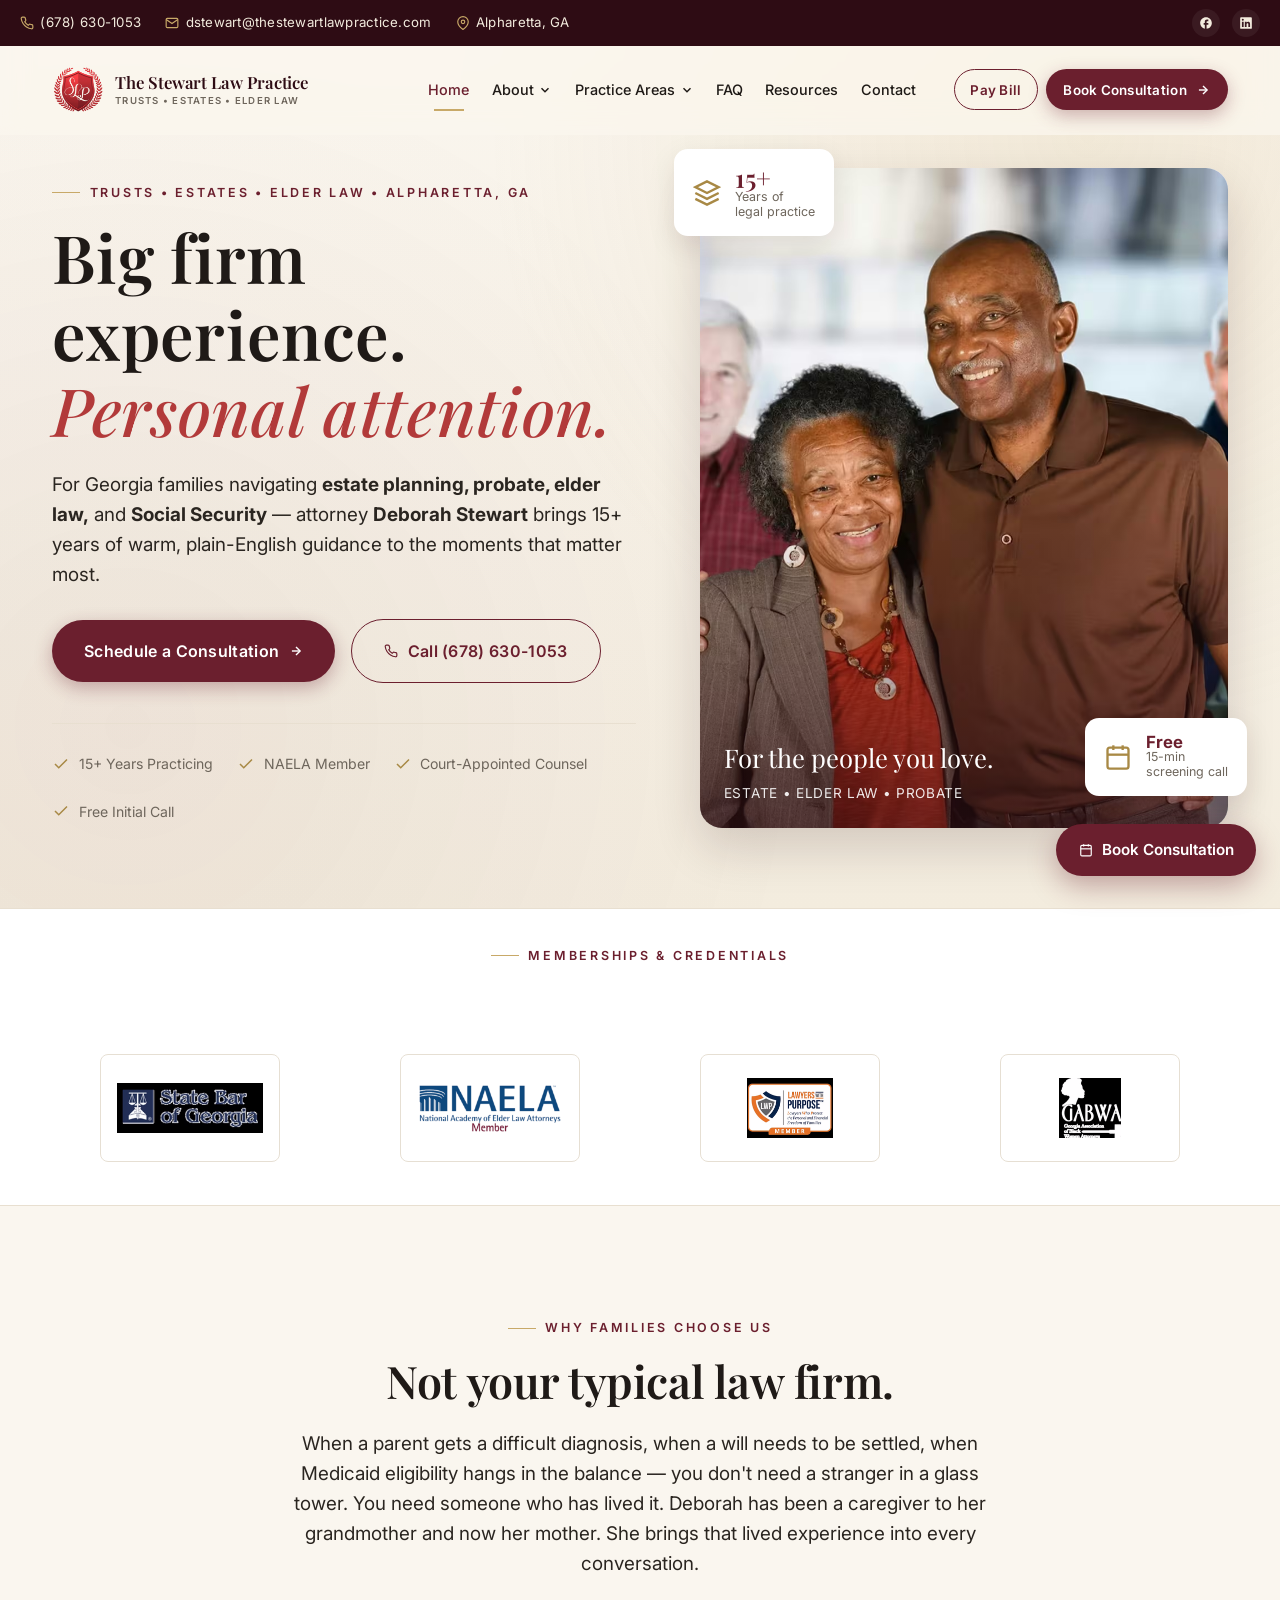
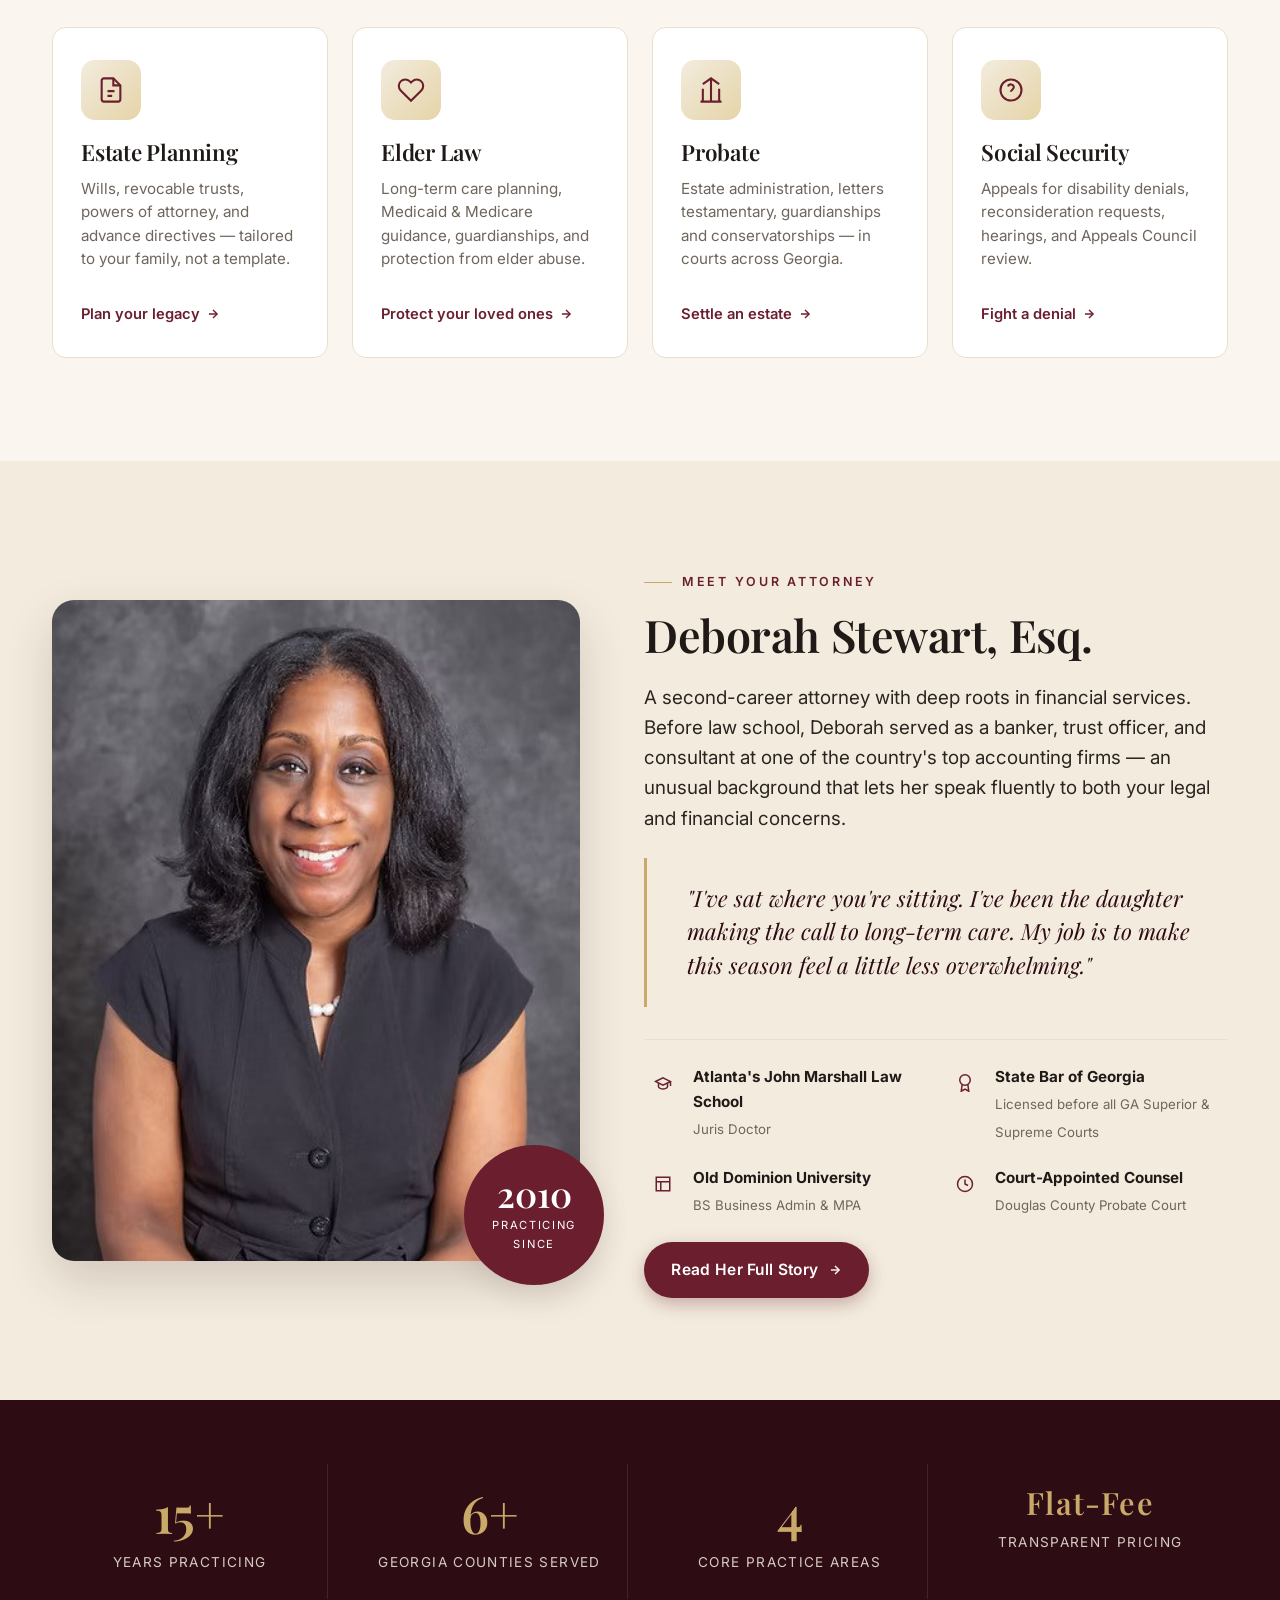
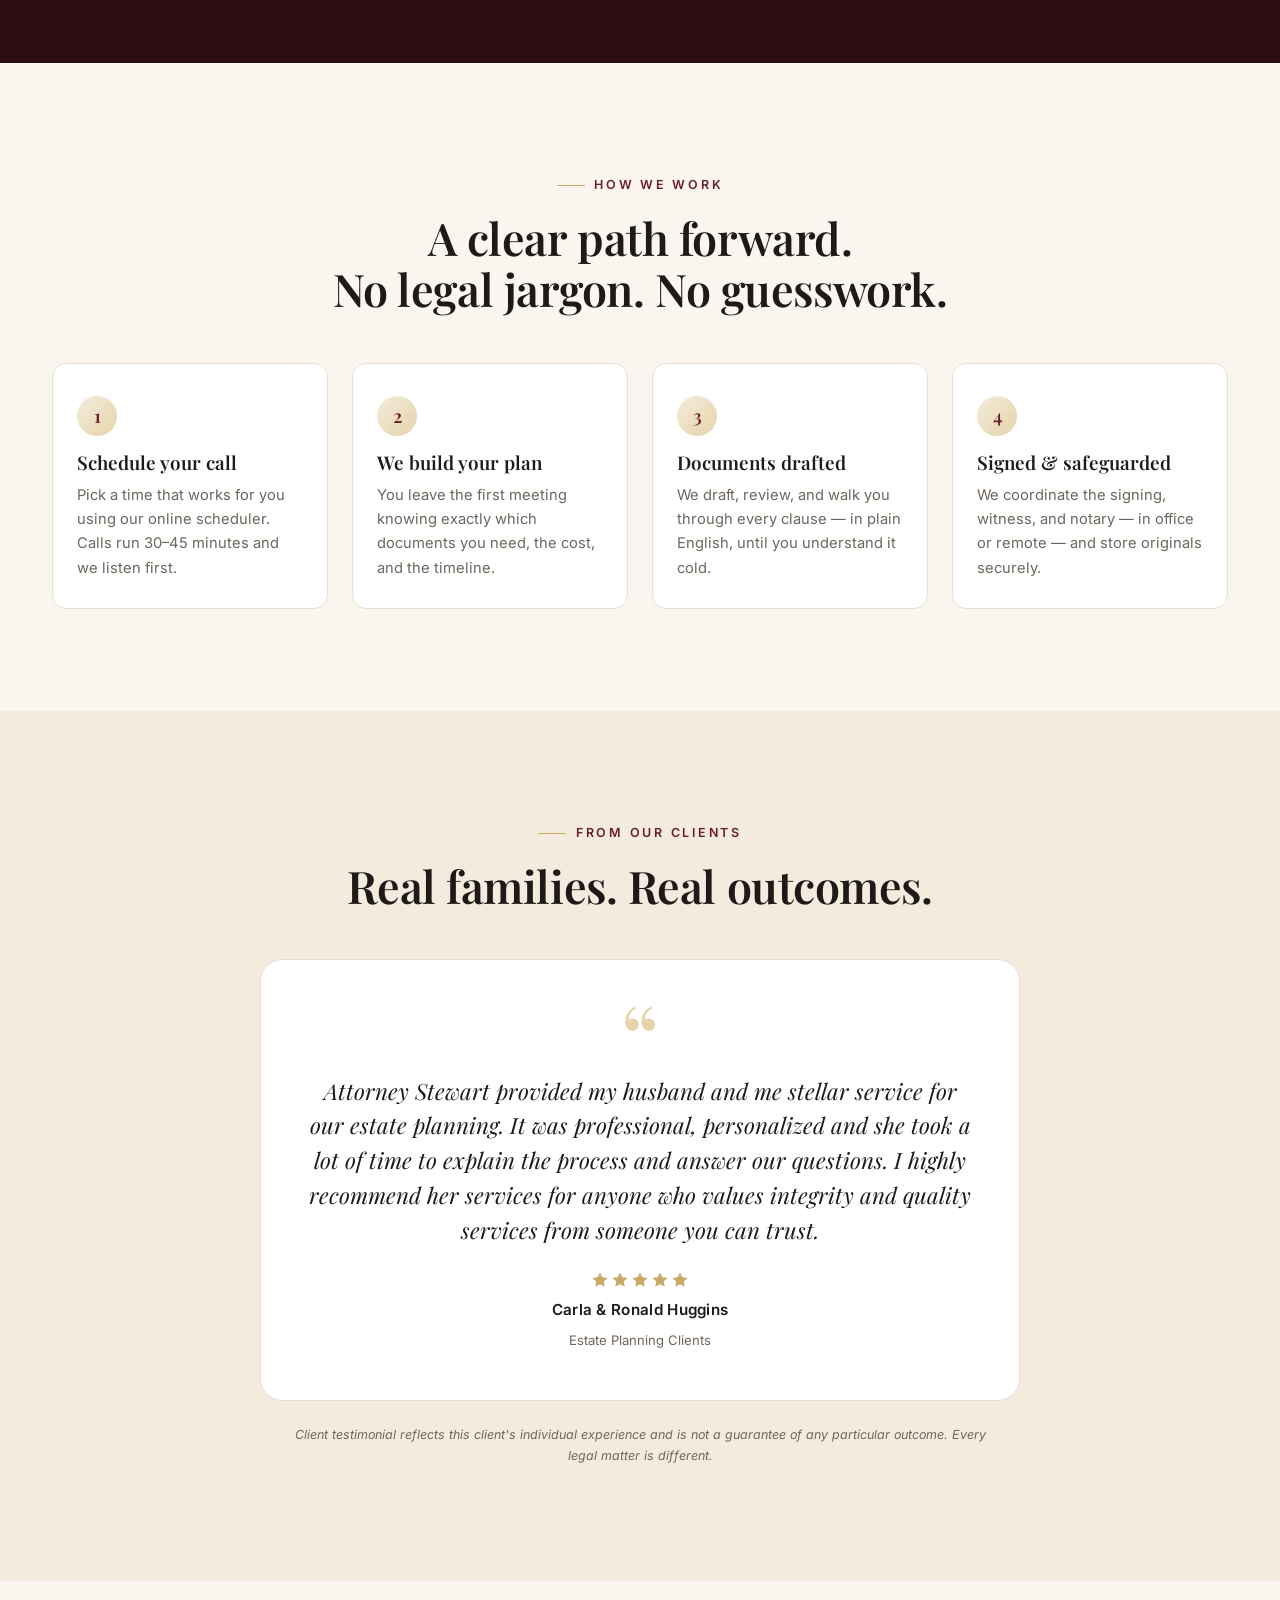
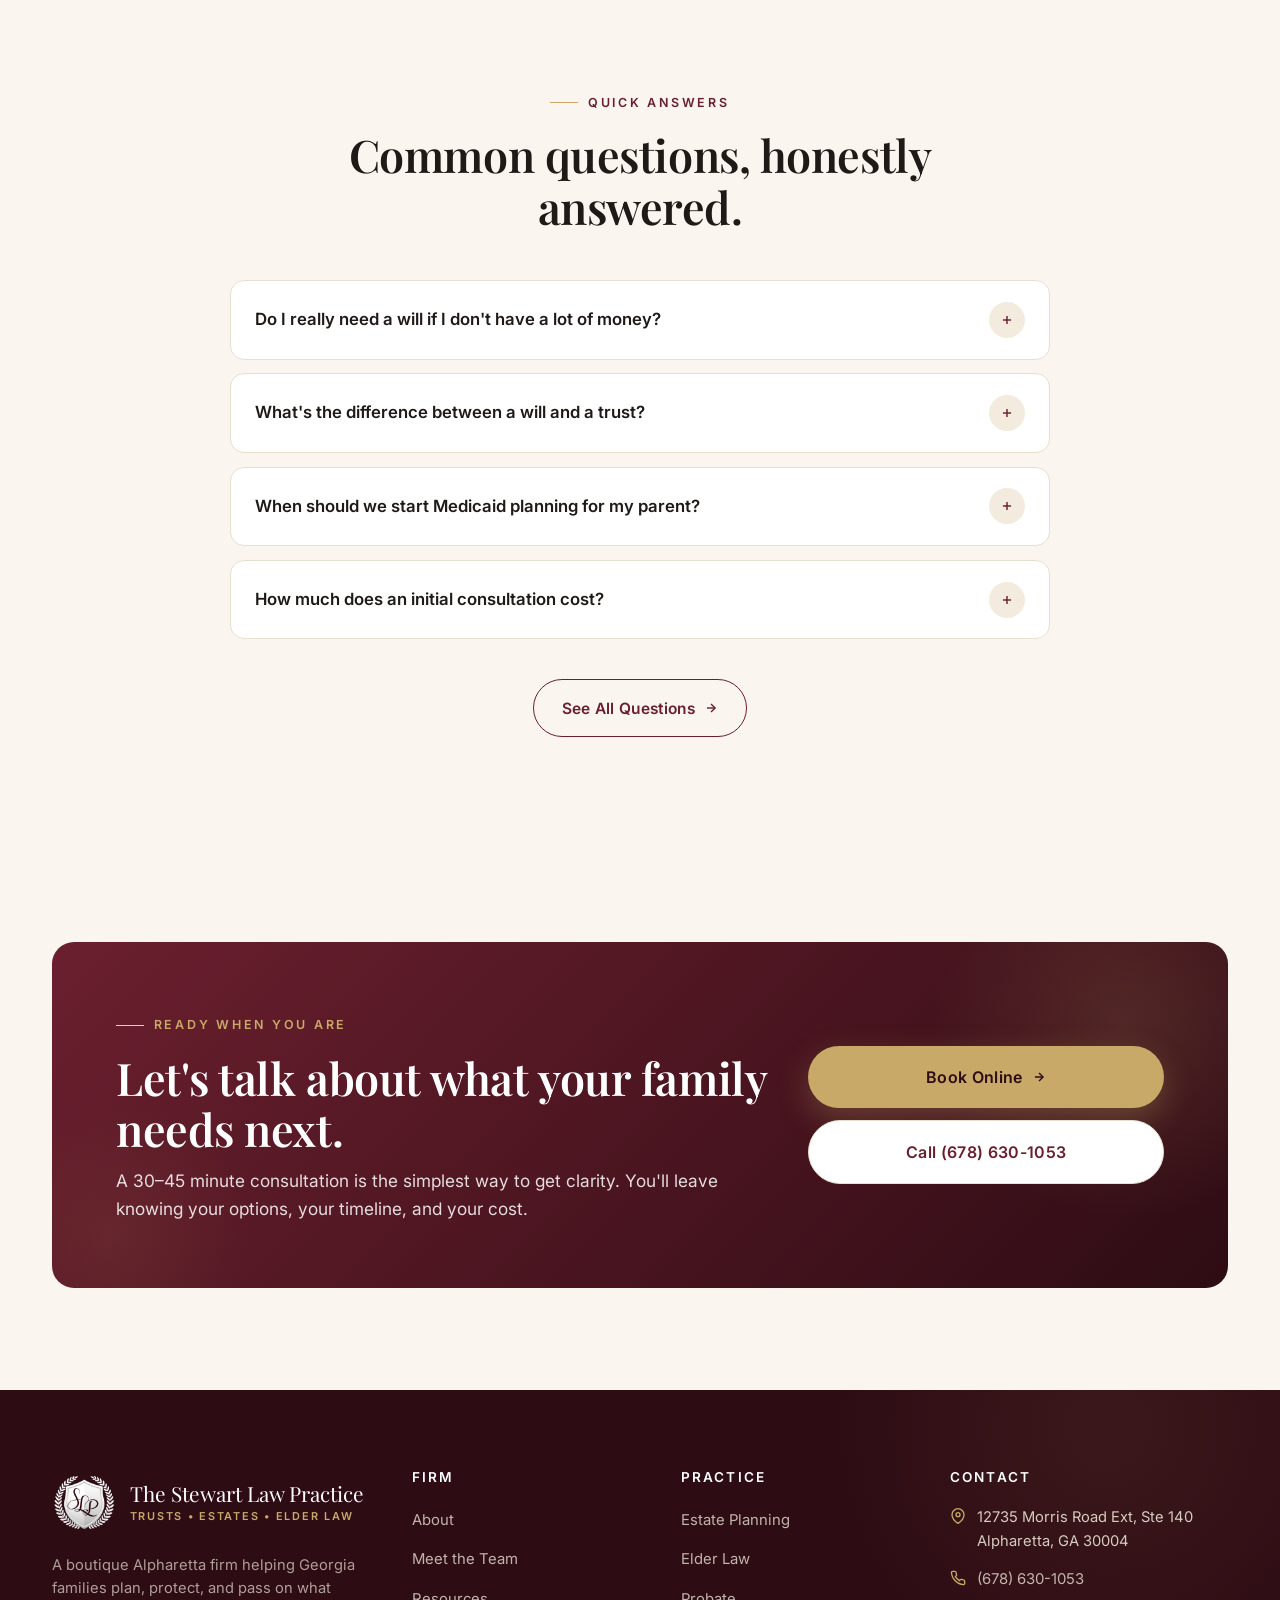
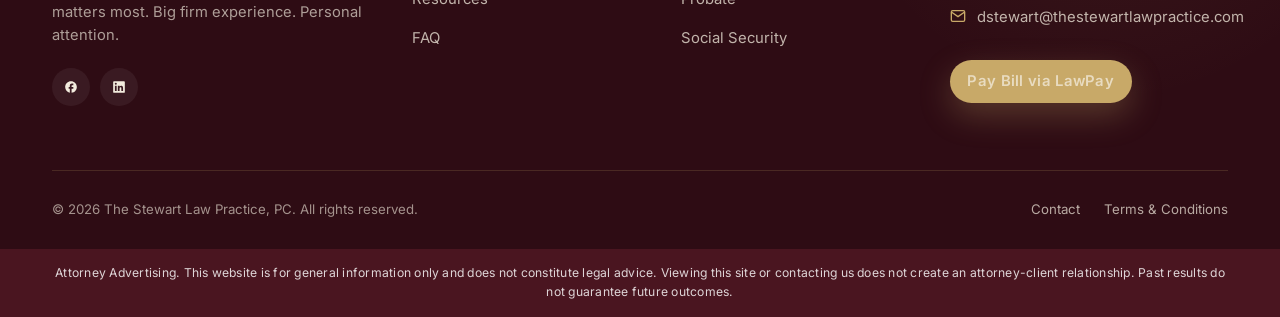
<file: index.html>
<!DOCTYPE html>
<html lang="en">
<head>
<meta charset="UTF-8" />
<meta name="viewport" content="width=device-width, initial-scale=1.0" />
<title>The Stewart Law Practice | Estate, Elder Law & Probate | Alpharetta GA</title>
<meta name="description" content="Boutique Alpharetta law firm. Attorney Deborah Stewart guides Georgia families through estate planning, elder law, probate, and Social Security with 15+ years of personal attention." />
<link rel="canonical" href="https://www.thestewartlawpractice.com/" />
<meta property="og:title" content="The Stewart Law Practice — Estate, Elder Law & Probate Attorney" />
<meta property="og:description" content="Boutique Alpharetta law firm. Attorney Deborah Stewart guides Georgia families through estate planning, elder law, probate, and Social Security with 15+ years of personal attention." />
<meta property="og:type" content="website" />
<meta property="og:url" content="https://www.thestewartlawpractice.com/" />
<meta property="og:image" content="https://www.thestewartlawpractice.com/assets/images/og-share.png" />
<meta property="og:image:width" content="1200" />
<meta property="og:image:height" content="630" />
<meta property="og:site_name" content="The Stewart Law Practice" />
<meta name="twitter:card" content="summary_large_image" />
<meta name="twitter:title" content="The Stewart Law Practice — Estate, Elder Law & Probate Attorney" />
<meta name="twitter:description" content="Boutique Alpharetta law firm. Attorney Deborah Stewart guides Georgia families through estate planning, elder law, probate, and Social Security with 15+ years of personal attention." />
<meta name="twitter:image" content="https://www.thestewartlawpractice.com/assets/images/og-share.png" />
<link rel="icon" type="image/png" href="assets/images/logo/logo-mark-color.png" />
<link rel="apple-touch-icon" href="assets/images/logo/logo-mark-color.png" />

<!-- Fonts -->
<link rel="preconnect" href="https://fonts.googleapis.com" />
<link rel="preconnect" href="https://fonts.gstatic.com" crossorigin />
<link href="https://fonts.googleapis.com/css2?family=Playfair+Display:ital,wght@0,400;0,500;0,600;0,700;1,400;1,500&family=Inter:wght@400;500;600;700&family=Italianno&display=swap" rel="stylesheet" />

<!-- Styles -->
<link rel="stylesheet" href="assets/css/styles.css" />

<!-- Schema -->
<script type="application/ld+json">
{
  "@context": "https://schema.org",
  "@type": "LegalService",
  "name": "The Stewart Law Practice, PC",
  "image": "https://www.thestewartlawpractice.com/assets/images/og-share.png",
  "url": "https://www.thestewartlawpractice.com/",
  "telephone": "+1-678-630-1053",
  "email": "dstewart@thestewartlawpractice.com",
  "priceRange": "$$",
  "address": {
    "@type": "PostalAddress",
    "streetAddress": "12735 Morris Road Ext, Suite 140",
    "addressLocality": "Alpharetta",
    "addressRegion": "GA",
    "postalCode": "30004",
    "addressCountry": "US"
  },
  "areaServed": ["Fulton County GA", "DeKalb County GA", "Cobb County GA", "Gwinnett County GA", "Rockdale County GA"],
  "serviceType": ["Estate Planning", "Elder Law", "Probate", "Social Security Disability"],
  "founder": { "@type": "Person", "name": "Deborah Stewart" },
  "sameAs": [
    "https://www.facebook.com/thestewartlawpractice",
    "https://www.linkedin.com/company/the-stewart-law-practice-pc"
  ]
}
</script>
</head>
<body>

<!-- ===== HEADER ===== -->
<header class="site-header" id="top">
  <div class="topbar">
    <div class="container topbar__inner">
      <div class="topbar__contact">
        <span>
          <svg viewBox="0 0 24 24" fill="none" stroke="currentColor" stroke-width="2"><path d="M22 16.92v3a2 2 0 0 1-2.18 2 19.79 19.79 0 0 1-8.63-3.07 19.5 19.5 0 0 1-6-6 19.79 19.79 0 0 1-3.07-8.67A2 2 0 0 1 4.11 2h3a2 2 0 0 1 2 1.72 12.84 12.84 0 0 0 .7 2.81 2 2 0 0 1-.45 2.11L8.09 9.91a16 16 0 0 0 6 6l1.27-1.27a2 2 0 0 1 2.11-.45 12.84 12.84 0 0 0 2.81.7A2 2 0 0 1 22 16.92z"/></svg>
          <a href="tel:6786301053">(678) 630-1053</a>
        </span>
        <span>
          <svg viewBox="0 0 24 24" fill="none" stroke="currentColor" stroke-width="2"><path d="M4 4h16c1.1 0 2 .9 2 2v12c0 1.1-.9 2-2 2H4c-1.1 0-2-.9-2-2V6c0-1.1.9-2 2-2z"/><polyline points="22,6 12,13 2,6"/></svg>
          <a href="mailto:dstewart@thestewartlawpractice.com">dstewart@thestewartlawpractice.com</a>
        </span>
        <span>
          <svg viewBox="0 0 24 24" fill="none" stroke="currentColor" stroke-width="2"><path d="M21 10c0 7-9 13-9 13s-9-6-9-13a9 9 0 0 1 18 0z"/><circle cx="12" cy="10" r="3"/></svg>
          Alpharetta, GA
        </span>
      </div>
      <div class="topbar__socials">
        <a href="https://www.facebook.com/thestewartlawpractice" target="_blank" rel="noopener" aria-label="Facebook"><svg viewBox="0 0 24 24" fill="currentColor"><path d="M22 12c0-5.52-4.48-10-10-10S2 6.48 2 12c0 4.84 3.44 8.87 8 9.8V15H8v-3h2V9.5C10 7.57 11.57 6 13.5 6H16v3h-2c-.55 0-1 .45-1 1v2h3v3h-3v6.95c5.05-.5 9-4.76 9-9.95z"/></svg></a>
        <a href="https://www.linkedin.com/company/the-stewart-law-practice-pc" target="_blank" rel="noopener" aria-label="LinkedIn"><svg viewBox="0 0 24 24" fill="currentColor"><path d="M20.5 2h-17A1.5 1.5 0 0 0 2 3.5v17A1.5 1.5 0 0 0 3.5 22h17a1.5 1.5 0 0 0 1.5-1.5v-17A1.5 1.5 0 0 0 20.5 2zM8 19H5v-9h3zM6.5 8.25A1.75 1.75 0 1 1 8.25 6.5 1.78 1.78 0 0 1 6.5 8.25zM19 19h-3v-4.74c0-1.42-.6-1.93-1.38-1.93A1.74 1.74 0 0 0 13 14.19a.66.66 0 0 0 0 .14V19h-3v-9h2.9v1.3a3.11 3.11 0 0 1 2.7-1.4c1.55 0 3.36.86 3.36 3.66z"/></svg></a>
      </div>
    </div>
  </div>
  <div class="container">
    <nav class="nav" aria-label="Primary">
      <a class="brand" href="index.html" aria-label="The Stewart Law Practice — Home">
        <span class="brand__mark"><picture><source srcset="assets/images/logo/logo-mark-color.webp" type="image/webp" /><img src="assets/images/logo/logo-mark-color.png" alt="The Stewart Law Practice crest" /></picture></span>
        <span class="brand__text">
          <span class="brand__name">The Stewart Law Practice</span>
          <span class="brand__tag">Trusts &bull; Estates &bull; Elder Law</span>
        </span>
      </a>
      <ul class="nav__list">
        <li class="nav__item"><a href="index.html" class="nav__link is-active">Home</a></li>
        <li class="nav__item has-dropdown">
          <a href="about.html" class="nav__link">About <svg viewBox="0 0 24 24" fill="none" stroke="currentColor" stroke-width="2.5"><polyline points="6 9 12 15 18 9"/></svg></a>
          <div class="dropdown">
            <a href="about.html"><span class="dropdown__icon"><svg viewBox="0 0 24 24" fill="none" stroke="currentColor" stroke-width="2"><path d="M3 21v-2a4 4 0 0 1 4-4h10a4 4 0 0 1 4 4v2"/><circle cx="12" cy="7" r="4"/></svg></span><span><span class="dropdown__title">Our Firm</span><span class="dropdown__sub">Story, mission, why families choose us</span></span></a>
            <a href="team.html"><span class="dropdown__icon"><svg viewBox="0 0 24 24" fill="none" stroke="currentColor" stroke-width="2"><path d="M17 21v-2a4 4 0 0 0-4-4H5a4 4 0 0 0-4 4v2"/><circle cx="9" cy="7" r="4"/><path d="M23 21v-2a4 4 0 0 0-3-3.87"/><path d="M16 3.13a4 4 0 0 1 0 7.75"/></svg></span><span><span class="dropdown__title">Meet the Team</span><span class="dropdown__sub">Deborah Stewart & associates</span></span></a>
          </div>
        </li>
        <li class="nav__item has-dropdown">
          <a href="#" class="nav__link">Practice Areas <svg viewBox="0 0 24 24" fill="none" stroke="currentColor" stroke-width="2.5"><polyline points="6 9 12 15 18 9"/></svg></a>
          <div class="dropdown">
            <a href="estate-planning.html"><span class="dropdown__icon"><svg viewBox="0 0 24 24" fill="none" stroke="currentColor" stroke-width="2"><path d="M14 2H6a2 2 0 0 0-2 2v16a2 2 0 0 0 2 2h12a2 2 0 0 0 2-2V8z"/><polyline points="14 2 14 8 20 8"/><line x1="9" y1="13" x2="15" y2="13"/><line x1="9" y1="17" x2="13" y2="17"/></svg></span><span><span class="dropdown__title">Estate Planning</span><span class="dropdown__sub">Wills, trusts, advance directives, POAs</span></span></a>
            <a href="elder-law.html"><span class="dropdown__icon"><svg viewBox="0 0 24 24" fill="none" stroke="currentColor" stroke-width="2"><path d="M20.84 4.61a5.5 5.5 0 0 0-7.78 0L12 5.67l-1.06-1.06a5.5 5.5 0 0 0-7.78 7.78l1.06 1.06L12 21.23l7.78-7.78 1.06-1.06a5.5 5.5 0 0 0 0-7.78z"/></svg></span><span><span class="dropdown__title">Elder Law</span><span class="dropdown__sub">Medicaid, long-term care, guardianships</span></span></a>
            <a href="probate.html"><span class="dropdown__icon"><svg viewBox="0 0 24 24" fill="none" stroke="currentColor" stroke-width="2"><path d="M3 6l3 1m0 0l-3 9a5.002 5.002 0 006.001 0M6 7l3 9M6 7l6-2m6 2l3-1m-3 1l-3 9a5.002 5.002 0 006.001 0M18 7l3 9m-3-9l-6-2m0-2v2m0 16V5m0 16H9m3 0h3"/></svg></span><span><span class="dropdown__title">Probate</span><span class="dropdown__sub">Estate administration in Georgia courts</span></span></a>
            <a href="social-security.html"><span class="dropdown__icon"><svg viewBox="0 0 24 24" fill="none" stroke="currentColor" stroke-width="2"><circle cx="12" cy="12" r="10"/><path d="M9.09 9a3 3 0 0 1 5.83 1c0 2-3 3-3 3"/><line x1="12" y1="17" x2="12.01" y2="17"/></svg></span><span><span class="dropdown__title">Social Security</span><span class="dropdown__sub">Denial appeals & disability hearings</span></span></a>
          </div>
        </li>
        <li class="nav__item"><a href="faq.html" class="nav__link">FAQ</a></li>
        <li class="nav__item"><a href="resources.html" class="nav__link">Resources</a></li>
        <li class="nav__item"><a href="contact.html" class="nav__link">Contact</a></li>
      </ul>
      <div class="nav__cta">
        <a href="https://secure.lawpay.com/pages/thestewartlawpractice/operating" target="_blank" rel="noopener" class="btn btn--ghost btn--sm">Pay Bill</a>
        <a href="https://calendly.com/meetwithstewartlaw" target="_blank" rel="noopener" class="btn btn--primary btn--sm">Book Consultation <svg viewBox="0 0 24 24" fill="none" stroke="currentColor" stroke-width="2.4"><line x1="5" y1="12" x2="19" y2="12"/><polyline points="12 5 19 12 12 19"/></svg></a>
      </div>
      <button class="nav__toggle" data-nav-toggle aria-label="Open menu" aria-expanded="false"><svg viewBox="0 0 24 24" fill="none" stroke="currentColor" stroke-width="2.2" stroke-linecap="round" aria-hidden="true"><line x1="4" y1="7" x2="20" y2="7"/><line x1="4" y1="12" x2="20" y2="12"/><line x1="4" y1="17" x2="20" y2="17"/></svg></button>
    </nav>
  </div>
</header>

<!-- Mobile nav -->
<div class="mobile-nav" data-mobile-nav>
  <ul class="mobile-nav__list">
    <li class="mobile-nav__item"><a href="index.html" class="mobile-nav__link">Home</a></li>
    <li class="mobile-nav__item">
      <button class="mobile-nav__link" data-mobile-sub>About <svg viewBox="0 0 24 24" fill="none" stroke="currentColor" stroke-width="2.5"><polyline points="6 9 12 15 18 9"/></svg></button>
      <div class="mobile-nav__sub">
        <a href="about.html">Our Firm</a>
        <a href="team.html">Meet the Team</a>
      </div>
    </li>
    <li class="mobile-nav__item">
      <button class="mobile-nav__link" data-mobile-sub>Practice Areas <svg viewBox="0 0 24 24" fill="none" stroke="currentColor" stroke-width="2.5"><polyline points="6 9 12 15 18 9"/></svg></button>
      <div class="mobile-nav__sub">
        <a href="estate-planning.html">Estate Planning</a>
        <a href="elder-law.html">Elder Law</a>
        <a href="probate.html">Probate</a>
        <a href="social-security.html">Social Security</a>
      </div>
    </li>
    <li class="mobile-nav__item"><a href="faq.html" class="mobile-nav__link">FAQ</a></li>
    <li class="mobile-nav__item"><a href="resources.html" class="mobile-nav__link">Resources</a></li>
    <li class="mobile-nav__item"><a href="contact.html" class="mobile-nav__link">Contact</a></li>
  </ul>
  <div class="mobile-nav__cta">
    <a href="https://calendly.com/meetwithstewartlaw" target="_blank" rel="noopener" class="btn btn--primary">Book a Consultation</a>
    <a href="tel:6786301053" class="btn btn--ghost">Call (678) 630-1053</a>
    <a href="https://secure.lawpay.com/pages/thestewartlawpractice/operating" target="_blank" rel="noopener" class="btn btn--light">Pay Bill via LawPay</a>
  </div>
</div>

<!-- ===== HERO ===== -->
<section class="hero">
  <div class="container">
    <div class="hero__inner">
      <div class="hero__copy reveal">
        <span class="eyebrow">Trusts • Estates • Elder Law • Alpharetta, GA</span>
        <h1 class="hero__title">Big f&zwnj;irm experience.<br/><span class="hero__title-accent">Personal attention.</span></h1>
        <p class="hero__sub">For Georgia families navigating <strong>estate planning, probate, elder law,</strong> and <strong>Social Security</strong> &mdash; attorney <strong>Deborah Stewart</strong> brings 15+ years of warm, plain-English guidance to the moments that matter most.</p>
        <div class="hero__cta">
          <a href="https://calendly.com/meetwithstewartlaw" target="_blank" rel="noopener" class="btn btn--primary btn--lg">Schedule a Consultation <svg viewBox="0 0 24 24" fill="none" stroke="currentColor" stroke-width="2.4"><line x1="5" y1="12" x2="19" y2="12"/><polyline points="12 5 19 12 12 19"/></svg></a>
          <a href="tel:6786301053" class="btn btn--ghost btn--lg">
            <svg viewBox="0 0 24 24" fill="none" stroke="currentColor" stroke-width="2"><path d="M22 16.92v3a2 2 0 0 1-2.18 2 19.79 19.79 0 0 1-8.63-3.07 19.5 19.5 0 0 1-6-6 19.79 19.79 0 0 1-3.07-8.67A2 2 0 0 1 4.11 2h3a2 2 0 0 1 2 1.72 12.84 12.84 0 0 0 .7 2.81 2 2 0 0 1-.45 2.11L8.09 9.91a16 16 0 0 0 6 6l1.27-1.27a2 2 0 0 1 2.11-.45 12.84 12.84 0 0 0 2.81.7A2 2 0 0 1 22 16.92z"/></svg>
            Call (678) 630-1053
          </a>
        </div>
        <div class="hero__trust">
          <div class="hero__trust-item"><svg viewBox="0 0 24 24" fill="none" stroke="currentColor" stroke-width="2"><polyline points="20 6 9 17 4 12"/></svg> 15+ Years Practicing</div>
          <div class="hero__trust-item"><svg viewBox="0 0 24 24" fill="none" stroke="currentColor" stroke-width="2"><polyline points="20 6 9 17 4 12"/></svg> NAELA Member</div>
          <div class="hero__trust-item"><svg viewBox="0 0 24 24" fill="none" stroke="currentColor" stroke-width="2"><polyline points="20 6 9 17 4 12"/></svg> Court-Appointed Counsel</div>
          <div class="hero__trust-item"><svg viewBox="0 0 24 24" fill="none" stroke="currentColor" stroke-width="2"><polyline points="20 6 9 17 4 12"/></svg> Free Initial Call</div>
        </div>
      </div>
      <div class="hero__visual reveal reveal-delay-2">
        <div class="hero__portrait-card">
          <picture>
            <source srcset="assets/images/hero/families-hero.avif" type="image/avif" />
            <source srcset="assets/images/hero/families-hero.webp" type="image/webp" />
            <img src="assets/images/hero/families-hero.jpg" alt="Families and seniors served by The Stewart Law Practice in Alpharetta, Georgia" fetchpriority="high" />
          </picture>
          <div class="hero__portrait-label">
            <div class="hero__portrait-name">For the people you love.</div>
            <div class="hero__portrait-role">Estate &bull; Elder Law &bull; Probate</div>
          </div>
        </div>
        <div class="hero__badge hero__badge--top">
          <svg viewBox="0 0 24 24" fill="none" stroke="currentColor" stroke-width="2"><path d="M12 2L2 7l10 5 10-5-10-5z"/><path d="M2 17l10 5 10-5"/><path d="M2 12l10 5 10-5"/></svg>
          <div>
            <div class="hero__badge-num">15+</div>
            <div class="hero__badge-text">Years of<br/>legal practice</div>
          </div>
        </div>
        <div class="hero__badge hero__badge--bottom">
          <svg viewBox="0 0 24 24" fill="none" stroke="currentColor" stroke-width="2"><rect x="3" y="4" width="18" height="18" rx="2"/><line x1="16" y1="2" x2="16" y2="6"/><line x1="8" y1="2" x2="8" y2="6"/><line x1="3" y1="10" x2="21" y2="10"/></svg>
          <div>
            <div class="hero__badge-num" style="font-size: 1.05rem; font-family: var(--font-body); font-weight: 700;">Free</div>
            <div class="hero__badge-text">15-min<br/>screening call</div>
          </div>
        </div>
      </div>
    </div>
  </div>
</section>

<!-- ===== CREDENTIAL MARQUEE ===== -->
<section class="marquee" aria-label="Professional memberships">
  <div class="container">
    <div class="center" style="padding: 0.5rem 0;">
      <span class="eyebrow" style="justify-content: center;">Memberships &amp; Credentials</span>
    </div>
    <div class="memberships-grid">
      <a href="https://www.gabar.org/" target="_blank" rel="noopener" class="memberships-grid__item" aria-label="State Bar of Georgia"><img src="assets/images/logo/membership-gabar.png" alt="State Bar of Georgia" loading="lazy" /></a>
      <a href="https://www.naela.org/" target="_blank" rel="noopener" class="memberships-grid__item" aria-label="NAELA"><img src="assets/images/logo/membership-naela.png" alt="National Academy of Elder Law Attorneys" loading="lazy" /></a>
      <a href="https://lawyerswithpurpose.com/" target="_blank" rel="noopener" class="memberships-grid__item" aria-label="Lawyers With Purpose"><img src="assets/images/logo/membership-lwp.png" alt="Lawyers With Purpose Member" loading="lazy" /></a>
      <a href="https://www.gabwa.org/" target="_blank" rel="noopener" class="memberships-grid__item" aria-label="GABWA"><img src="assets/images/logo/membership-gabwa.png" alt="Georgia Association of Black Women Attorneys" loading="lazy" /></a>
    </div>
  </div>
</section>

<!-- ===== WHY US ===== -->
<section class="section">
  <div class="container">
    <div class="section-head reveal">
      <span class="eyebrow">Why families choose us</span>
      <h2>Not your typical law firm.</h2>
      <p class="lead">When a parent gets a difficult diagnosis, when a will needs to be settled, when Medicaid eligibility hangs in the balance &mdash; you don't need a stranger in a glass tower. You need someone who has lived it. Deborah has been a caregiver to her grandmother and now her mother. She brings that lived experience into every conversation.</p>
    </div>

    <div class="practice-grid">
      <article class="practice-card reveal">
        <div class="practice-card__icon"><svg viewBox="0 0 24 24" fill="none" stroke="currentColor" stroke-width="1.8"><path d="M14 2H6a2 2 0 0 0-2 2v16a2 2 0 0 0 2 2h12a2 2 0 0 0 2-2V8z"/><polyline points="14 2 14 8 20 8"/><path d="M9 13h6M9 17h4"/></svg></div>
        <h3>Estate Planning</h3>
        <p>Wills, revocable trusts, powers of attorney, and advance directives &mdash; tailored to your family, not a template.</p>
        <a href="estate-planning.html" class="link-arrow">Plan your legacy <svg viewBox="0 0 24 24" fill="none" stroke="currentColor" stroke-width="2.4"><line x1="5" y1="12" x2="19" y2="12"/><polyline points="12 5 19 12 12 19"/></svg></a>
      </article>

      <article class="practice-card reveal reveal-delay-1">
        <div class="practice-card__icon"><svg viewBox="0 0 24 24" fill="none" stroke="currentColor" stroke-width="1.8"><path d="M20.84 4.61a5.5 5.5 0 0 0-7.78 0L12 5.67l-1.06-1.06a5.5 5.5 0 0 0-7.78 7.78l1.06 1.06L12 21.23l7.78-7.78 1.06-1.06a5.5 5.5 0 0 0 0-7.78z"/></svg></div>
        <h3>Elder Law</h3>
        <p>Long-term care planning, Medicaid &amp; Medicare guidance, guardianships, and protection from elder abuse.</p>
        <a href="elder-law.html" class="link-arrow">Protect your loved ones <svg viewBox="0 0 24 24" fill="none" stroke="currentColor" stroke-width="2.4"><line x1="5" y1="12" x2="19" y2="12"/><polyline points="12 5 19 12 12 19"/></svg></a>
      </article>

      <article class="practice-card reveal reveal-delay-2">
        <div class="practice-card__icon"><svg viewBox="0 0 24 24" fill="none" stroke="currentColor" stroke-width="1.8"><path d="M12 2v20M5 7l7-5 7 5M3 22h18M5 22V11M19 22V11"/></svg></div>
        <h3>Probate</h3>
        <p>Estate administration, letters testamentary, guardianships and conservatorships &mdash; in courts across Georgia.</p>
        <a href="probate.html" class="link-arrow">Settle an estate <svg viewBox="0 0 24 24" fill="none" stroke="currentColor" stroke-width="2.4"><line x1="5" y1="12" x2="19" y2="12"/><polyline points="12 5 19 12 12 19"/></svg></a>
      </article>

      <article class="practice-card reveal reveal-delay-3">
        <div class="practice-card__icon"><svg viewBox="0 0 24 24" fill="none" stroke="currentColor" stroke-width="1.8"><circle cx="12" cy="12" r="9"/><path d="M9.5 9a2.5 2.5 0 0 1 4.9 0.7c0 1.8-2.5 2.3-2.5 3.8"/><line x1="12" y1="17" x2="12" y2="17.01"/></svg></div>
        <h3>Social Security</h3>
        <p>Appeals for disability denials, reconsideration requests, hearings, and Appeals Council review.</p>
        <a href="social-security.html" class="link-arrow">Fight a denial <svg viewBox="0 0 24 24" fill="none" stroke="currentColor" stroke-width="2.4"><line x1="5" y1="12" x2="19" y2="12"/><polyline points="12 5 19 12 12 19"/></svg></a>
      </article>
    </div>
  </div>
</section>

<!-- ===== DEBORAH FEATURE ===== -->
<section class="section section--cream">
  <div class="container">
    <div class="deborah-feature">
      <div class="deborah-feature__visual reveal">
        <div class="deborah-feature__img">
          <picture>
            <img src="assets/images/team/deborah-stewart.jpg" alt="Attorney Deborah Stewart" loading="lazy" />
          </picture>
        </div>
        <div class="deborah-feature__stamp">
          <span class="deborah-feature__stamp-num">2010</span>
          <span class="deborah-feature__stamp-text">Practicing<br/>Since</span>
        </div>
      </div>
      <div class="deborah-feature__copy reveal reveal-delay-1">
        <span class="eyebrow">Meet your attorney</span>
        <h2>Deborah Stewart, Esq.</h2>
        <p class="lead">A second-career attorney with deep roots in financial services. Before law school, Deborah served as a banker, trust officer, and consultant at one of the country's top accounting firms &mdash; an unusual background that lets her speak fluently to both your legal and financial concerns.</p>
        <p class="deborah-feature__quote">"I've sat where you're sitting. I've been the daughter making the call to long-term care. My job is to make this season feel a little less overwhelming."</p>

        <div class="deborah-feature__creds">
          <div class="deborah-feature__cred">
            <div class="deborah-feature__cred-icon"><svg viewBox="0 0 24 24" fill="none" stroke="currentColor" stroke-width="2"><path d="M22 10v6M2 10l10-5 10 5-10 5z"/><path d="M6 12v5c0 1.7 4 3 6 3s6-1.3 6-3v-5"/></svg></div>
            <div><strong>Atlanta's John Marshall Law School</strong><span>Juris Doctor</span></div>
          </div>
          <div class="deborah-feature__cred">
            <div class="deborah-feature__cred-icon"><svg viewBox="0 0 24 24" fill="none" stroke="currentColor" stroke-width="2"><circle cx="12" cy="8" r="7"/><polyline points="8.21 13.89 7 23 12 20 17 23 15.79 13.88"/></svg></div>
            <div><strong>State Bar of Georgia</strong><span>Licensed before all GA Superior &amp; Supreme Courts</span></div>
          </div>
          <div class="deborah-feature__cred">
            <div class="deborah-feature__cred-icon"><svg viewBox="0 0 24 24" fill="none" stroke="currentColor" stroke-width="2"><path d="M3 3h18v18H3zM3 9h18M9 21V9"/></svg></div>
            <div><strong>Old Dominion University</strong><span>BS Business Admin &amp; MPA</span></div>
          </div>
          <div class="deborah-feature__cred">
            <div class="deborah-feature__cred-icon"><svg viewBox="0 0 24 24" fill="none" stroke="currentColor" stroke-width="2"><circle cx="12" cy="12" r="10"/><polyline points="12 6 12 12 16 14"/></svg></div>
            <div><strong>Court-Appointed Counsel</strong><span>Douglas County Probate Court</span></div>
          </div>
        </div>
        <a href="about.html" class="btn btn--primary">Read Her Full Story <svg viewBox="0 0 24 24" fill="none" stroke="currentColor" stroke-width="2.4"><line x1="5" y1="12" x2="19" y2="12"/><polyline points="12 5 19 12 12 19"/></svg></a>
      </div>
    </div>
  </div>
</section>

<!-- ===== STATS ===== -->
<section class="section section--ink section-tight">
  <div class="container">
    <div class="stats">
      <div class="stat reveal">
        <span class="stat__num"><span data-count="15" data-suffix="+">15+</span></span>
        <span class="stat__label">Years Practicing</span>
      </div>
      <div class="stat reveal reveal-delay-1">
        <span class="stat__num"><span data-count="6" data-suffix="+">6+</span></span>
        <span class="stat__label">Georgia Counties Served</span>
      </div>
      <div class="stat reveal reveal-delay-2">
        <span class="stat__num"><span data-count="4">4</span></span>
        <span class="stat__label">Core Practice Areas</span>
      </div>
      <div class="stat reveal reveal-delay-3">
        <span class="stat__num" style="font-size: clamp(1.4rem, 2.4vw, 2rem); letter-spacing: 0.04em;">Flat-Fee</span>
        <span class="stat__label">Transparent Pricing</span>
      </div>
    </div>
  </div>
</section>

<!-- ===== PROCESS ===== -->
<section class="section">
  <div class="container">
    <div class="section-head reveal">
      <span class="eyebrow">How we work</span>
      <h2>A clear path forward.<br/>No legal jargon. No guesswork.</h2>
    </div>
    <div class="process">
      <div class="process__step reveal">
        <h4>Schedule your call</h4>
        <p>Pick a time that works for you using our online scheduler. Calls run 30&ndash;45 minutes and we listen first.</p>
      </div>
      <div class="process__step reveal reveal-delay-1">
        <h4>We build your plan</h4>
        <p>You leave the first meeting knowing exactly which documents you need, the cost, and the timeline.</p>
      </div>
      <div class="process__step reveal reveal-delay-2">
        <h4>Documents drafted</h4>
        <p>We draft, review, and walk you through every clause &mdash; in plain English, until you understand it cold.</p>
      </div>
      <div class="process__step reveal reveal-delay-3">
        <h4>Signed &amp; safeguarded</h4>
        <p>We coordinate the signing, witness, and notary &mdash; in office or remote &mdash; and store originals securely.</p>
      </div>
    </div>
  </div>
</section>

<!-- ===== TESTIMONIAL ===== -->
<section class="section section--cream">
  <div class="container">
    <div class="section-head reveal">
      <span class="eyebrow">From our clients</span>
      <h2>Real families. Real outcomes.</h2>
    </div>
    <div class="testimonial reveal" style="margin: 0 auto;">
        <div class="testimonial__quote-mark">&ldquo;</div>
        <p class="testimonial__quote">Attorney Stewart provided my husband and me stellar service for our estate planning. It was professional, personalized and she took a lot of time to explain the process and answer our questions. I highly recommend her services for anyone who values integrity and quality services from someone you can trust.</p>
        <div class="testimonial__attr">
          <div class="testimonial__stars" aria-label="5 out of 5 stars">
            <svg viewBox="0 0 24 24" fill="currentColor" aria-hidden="true"><polygon points="12 2 15.09 8.26 22 9.27 17 14.14 18.18 21.02 12 17.77 5.82 21.02 7 14.14 2 9.27 8.91 8.26 12 2"/></svg>
            <svg viewBox="0 0 24 24" fill="currentColor" aria-hidden="true"><polygon points="12 2 15.09 8.26 22 9.27 17 14.14 18.18 21.02 12 17.77 5.82 21.02 7 14.14 2 9.27 8.91 8.26 12 2"/></svg>
            <svg viewBox="0 0 24 24" fill="currentColor" aria-hidden="true"><polygon points="12 2 15.09 8.26 22 9.27 17 14.14 18.18 21.02 12 17.77 5.82 21.02 7 14.14 2 9.27 8.91 8.26 12 2"/></svg>
            <svg viewBox="0 0 24 24" fill="currentColor" aria-hidden="true"><polygon points="12 2 15.09 8.26 22 9.27 17 14.14 18.18 21.02 12 17.77 5.82 21.02 7 14.14 2 9.27 8.91 8.26 12 2"/></svg>
            <svg viewBox="0 0 24 24" fill="currentColor" aria-hidden="true"><polygon points="12 2 15.09 8.26 22 9.27 17 14.14 18.18 21.02 12 17.77 5.82 21.02 7 14.14 2 9.27 8.91 8.26 12 2"/></svg>
          </div>
          <div class="testimonial__name">Carla &amp; Ronald Huggins</div>
          <div class="testimonial__location">Estate Planning Clients</div>
        </div>
      </div>
      <p class="center muted" style="font-size: 0.78rem; margin-top: 1.5rem; max-width: 720px; margin-left: auto; margin-right: auto;"><em>Client testimonial reflects this client&apos;s individual experience and is not a guarantee of any particular outcome. Every legal matter is different.</em></p>
    </section>

<!-- ===== FAQ TEASER ===== -->
<section class="section">
  <div class="container">
    <div class="section-head reveal">
      <span class="eyebrow">Quick answers</span>
      <h2>Common questions, honestly answered.</h2>
    </div>

    <div class="faq reveal">
      <div class="faq__item">
        <button class="faq__trigger" aria-expanded="false">
          Do I really need a will if I don't have a lot of money?
          <span class="faq__icon"><svg viewBox="0 0 24 24" fill="none" stroke="currentColor" stroke-width="2.5"><line x1="12" y1="5" x2="12" y2="19"/><line x1="5" y1="12" x2="19" y2="12"/></svg></span>
        </button>
        <div class="faq__body">
          <div class="faq__body-inner">
            <p>Yes. A will is not about wealth &mdash; it's about clarity. Without one, Georgia decides who inherits, who raises your minor children, and how disputes are resolved. Even a modest estate (a home, retirement accounts, life insurance) benefits from a will plus a power of attorney and advance directive.</p>
          </div>
        </div>
      </div>
      <div class="faq__item">
        <button class="faq__trigger" aria-expanded="false">
          What's the difference between a will and a trust?
          <span class="faq__icon"><svg viewBox="0 0 24 24" fill="none" stroke="currentColor" stroke-width="2.5"><line x1="12" y1="5" x2="12" y2="19"/><line x1="5" y1="12" x2="19" y2="12"/></svg></span>
        </button>
        <div class="faq__body">
          <div class="faq__body-inner">
            <p>A will is a set of instructions that goes through probate court after you pass. A revocable living trust holds your assets during your lifetime and transfers them privately at death &mdash; bypassing probate. We help you decide which is right based on your assets, family situation, and goals.</p>
          </div>
        </div>
      </div>
      <div class="faq__item">
        <button class="faq__trigger" aria-expanded="false">
          When should we start Medicaid planning for my parent?
          <span class="faq__icon"><svg viewBox="0 0 24 24" fill="none" stroke="currentColor" stroke-width="2.5"><line x1="12" y1="5" x2="12" y2="19"/><line x1="5" y1="12" x2="19" y2="12"/></svg></span>
        </button>
        <div class="faq__body">
          <div class="faq__body-inner">
            <p>Yesterday. Georgia Medicaid uses a 5-year "look-back" period, so the earlier we plan, the more options you have to protect family assets while qualifying for long-term care benefits. If you're already inside the look-back window, there are still strategies &mdash; come talk to us before making transfers.</p>
          </div>
        </div>
      </div>
      <div class="faq__item">
        <button class="faq__trigger" aria-expanded="false">
          How much does an initial consultation cost?
          <span class="faq__icon"><svg viewBox="0 0 24 24" fill="none" stroke="currentColor" stroke-width="2.5"><line x1="12" y1="5" x2="12" y2="19"/><line x1="5" y1="12" x2="19" y2="12"/></svg></span>
        </button>
        <div class="faq__body">
          <div class="faq__body-inner">
            <p>The first 15 minutes is a free phone screening &mdash; we use it to make sure we're a good fit. Full consultations are flat-fee and disclosed upfront before you book. No surprise bills, ever.</p>
          </div>
        </div>
      </div>
    </div>

    <div class="center" style="margin-top: 2.5rem">
      <a href="faq.html" class="btn btn--ghost">See All Questions <svg viewBox="0 0 24 24" fill="none" stroke="currentColor" stroke-width="2.4"><line x1="5" y1="12" x2="19" y2="12"/><polyline points="12 5 19 12 12 19"/></svg></a>
    </div>
  </div>
</section>

<!-- ===== CTA ===== -->
<section class="section">
  <div class="container">
    <div class="cta-block reveal">
      <div class="cta-block__inner">
        <div>
          <span class="eyebrow" style="color: var(--color-gold);">Ready when you are</span>
          <h2>Let's talk about what your family needs next.</h2>
          <p>A 30&ndash;45 minute consultation is the simplest way to get clarity. You'll leave knowing your options, your timeline, and your cost.</p>
        </div>
        <div class="cta-block__actions">
          <a href="https://calendly.com/meetwithstewartlaw" target="_blank" rel="noopener" class="btn btn--gold btn--lg">Book Online <svg viewBox="0 0 24 24" fill="none" stroke="currentColor" stroke-width="2.4"><line x1="5" y1="12" x2="19" y2="12"/><polyline points="12 5 19 12 12 19"/></svg></a>
          <a href="tel:6786301053" class="btn btn--light btn--lg">Call (678) 630-1053</a>
        </div>
      </div>
    </div>
  </div>
</section>

<!-- ===== FOOTER ===== -->
<footer class="site-footer">
  <div class="container">
    <div class="footer__grid">
      <div class="footer__brand-block">
        <div class="footer__brand">
          <span class="footer__brand-mark"><picture><source srcset="assets/images/logo/logo-mark-white.webp" type="image/webp" /><img src="assets/images/logo/logo-mark-white.png" alt="" /></picture></span>
          <div class="footer__brand-text">
            <span class="footer__brand-name">The Stewart Law Practice</span>
            <span class="footer__brand-tag">Trusts &bull; Estates &bull; Elder Law</span>
          </div>
        </div>
        <p class="footer__desc">A boutique Alpharetta firm helping Georgia families plan, protect, and pass on what matters most. Big firm experience. Personal attention.</p>
        <div class="footer__socials">
          <a href="https://www.facebook.com/thestewartlawpractice" target="_blank" rel="noopener" aria-label="Facebook"><svg viewBox="0 0 24 24" fill="currentColor"><path d="M22 12c0-5.52-4.48-10-10-10S2 6.48 2 12c0 4.84 3.44 8.87 8 9.8V15H8v-3h2V9.5C10 7.57 11.57 6 13.5 6H16v3h-2c-.55 0-1 .45-1 1v2h3v3h-3v6.95c5.05-.5 9-4.76 9-9.95z"/></svg></a>
          <a href="https://www.linkedin.com/company/the-stewart-law-practice-pc" target="_blank" rel="noopener" aria-label="LinkedIn"><svg viewBox="0 0 24 24" fill="currentColor"><path d="M20.5 2h-17A1.5 1.5 0 0 0 2 3.5v17A1.5 1.5 0 0 0 3.5 22h17a1.5 1.5 0 0 0 1.5-1.5v-17A1.5 1.5 0 0 0 20.5 2zM8 19H5v-9h3zM6.5 8.25A1.75 1.75 0 1 1 8.25 6.5 1.78 1.78 0 0 1 6.5 8.25zM19 19h-3v-4.74c0-1.42-.6-1.93-1.38-1.93A1.74 1.74 0 0 0 13 14.19a.66.66 0 0 0 0 .14V19h-3v-9h2.9v1.3a3.11 3.11 0 0 1 2.7-1.4c1.55 0 3.36.86 3.36 3.66z"/></svg></a>
        </div>
      </div>
      <div class="footer__col">
        <h4>Firm</h4>
        <ul>
          <li><a href="about.html">About</a></li>
          <li><a href="team.html">Meet the Team</a></li>
          <li><a href="resources.html">Resources</a></li>
          <li><a href="faq.html">FAQ</a></li>
        </ul>
      </div>
      <div class="footer__col">
        <h4>Practice</h4>
        <ul>
          <li><a href="estate-planning.html">Estate Planning</a></li>
          <li><a href="elder-law.html">Elder Law</a></li>
          <li><a href="probate.html">Probate</a></li>
          <li><a href="social-security.html">Social Security</a></li>
        </ul>
      </div>
      <div class="footer__col">
        <h4>Contact</h4>
        <div class="footer__contact-line"><svg viewBox="0 0 24 24" fill="none" stroke="currentColor" stroke-width="2"><path d="M21 10c0 7-9 13-9 13s-9-6-9-13a9 9 0 0 1 18 0z"/><circle cx="12" cy="10" r="3"/></svg> 12735 Morris Road Ext, Ste 140<br/>Alpharetta, GA 30004</div>
        <div class="footer__contact-line"><svg viewBox="0 0 24 24" fill="none" stroke="currentColor" stroke-width="2"><path d="M22 16.92v3a2 2 0 0 1-2.18 2 19.79 19.79 0 0 1-8.63-3.07 19.5 19.5 0 0 1-6-6 19.79 19.79 0 0 1-3.07-8.67A2 2 0 0 1 4.11 2h3a2 2 0 0 1 2 1.72 12.84 12.84 0 0 0 .7 2.81 2 2 0 0 1-.45 2.11L8.09 9.91a16 16 0 0 0 6 6l1.27-1.27a2 2 0 0 1 2.11-.45 12.84 12.84 0 0 0 2.81.7A2 2 0 0 1 22 16.92z"/></svg> <a href="tel:6786301053">(678) 630-1053</a></div>
        <div class="footer__contact-line"><svg viewBox="0 0 24 24" fill="none" stroke="currentColor" stroke-width="2"><path d="M4 4h16c1.1 0 2 .9 2 2v12c0 1.1-.9 2-2 2H4c-1.1 0-2-.9-2-2V6c0-1.1.9-2 2-2z"/><polyline points="22,6 12,13 2,6"/></svg> <a href="mailto:dstewart@thestewartlawpractice.com">dstewart@thestewartlawpractice.com</a></div>
        <a href="https://secure.lawpay.com/pages/thestewartlawpractice/operating" target="_blank" rel="noopener" class="btn btn--gold btn--sm" style="margin-top: 1rem">Pay Bill via LawPay</a>
      </div>
    </div>
    <div class="footer__bottom">
      <div>© <span data-year>2026</span> The Stewart Law Practice, PC. All rights reserved.</div>
      <div class="footer__legal">
        <a href="contact.html">Contact</a>
        <a href="https://www.thestewartlawpractice.com/terms-conditions" target="_blank" rel="noopener">Terms &amp; Conditions</a>
      </div>
    </div>
  </div>
  <div class="disclaimer-bar">
    <div class="container">
      <em>Attorney Advertising. This website is for general information only and does not constitute legal advice. Viewing this site or contacting us does not create an attorney-client relationship. Past results do not guarantee future outcomes.</em>
    </div>
  </div>
</footer>

<!-- Floating CTA -->
<div class="fab-stack" aria-hidden="false">
  <button class="back-to-top" aria-label="Back to top" type="button"><svg viewBox="0 0 24 24" fill="none" stroke="currentColor" stroke-width="2.4" stroke-linecap="round" stroke-linejoin="round" aria-hidden="true"><line x1="12" y1="19" x2="12" y2="5"/><polyline points="5 12 12 5 19 12"/></svg></button>
  <a href="https://calendly.com/meetwithstewartlaw" target="_blank" rel="noopener" class="fab" aria-label="Book a consultation"><svg viewBox="0 0 24 24" fill="none" stroke="currentColor" stroke-width="2" aria-hidden="true"><rect x="3" y="4" width="18" height="18" rx="2" ry="2"/><line x1="16" y1="2" x2="16" y2="6"/><line x1="8" y1="2" x2="8" y2="6"/><line x1="3" y1="10" x2="21" y2="10"/></svg>Book Consultation</a>
</div>
<script>
/* Inline hamburger fallback — wires the toggle even if main.js fails to load.
   Sets t.dataset.bootWired so main.js will not double-wire. */
(function(){
  var t=document.querySelector("[data-nav-toggle]");
  var n=document.querySelector("[data-mobile-nav]");
  if(!t||!n) return;
  if(t.dataset.bootWired) return; t.dataset.bootWired="1";
  var ICON_OPEN=t.innerHTML;
  var ICON_CLOSE="<svg viewBox=\"0 0 24 24\" fill=\"none\" stroke=\"currentColor\" stroke-width=\"2.2\" stroke-linecap=\"round\" aria-hidden=\"true\"><line x1=\"6\" y1=\"6\" x2=\"18\" y2=\"18\"/><line x1=\"6\" y1=\"18\" x2=\"18\" y2=\"6\"/></svg>";
  function close(){n.classList.remove("is-open");t.setAttribute("aria-expanded","false");t.innerHTML=ICON_OPEN;document.body.style.overflow="";}
  function open(){n.classList.add("is-open");t.setAttribute("aria-expanded","true");t.innerHTML=ICON_CLOSE;document.body.style.overflow="hidden";}
  t.addEventListener("click",function(e){e.preventDefault();e.stopPropagation();n.classList.contains("is-open")?close():open();});
  n.addEventListener("click",function(e){if(e.target===n) close();});
  n.querySelectorAll("a").forEach(function(a){a.addEventListener("click",close);});
  document.addEventListener("keydown",function(e){if(e.key==="Escape" && n.classList.contains("is-open")) close();});
})();
</script>
<script src="assets/js/main.js?v=3"></script>
</body>
</html>
                                                                                                                                                                                                                     
</file>
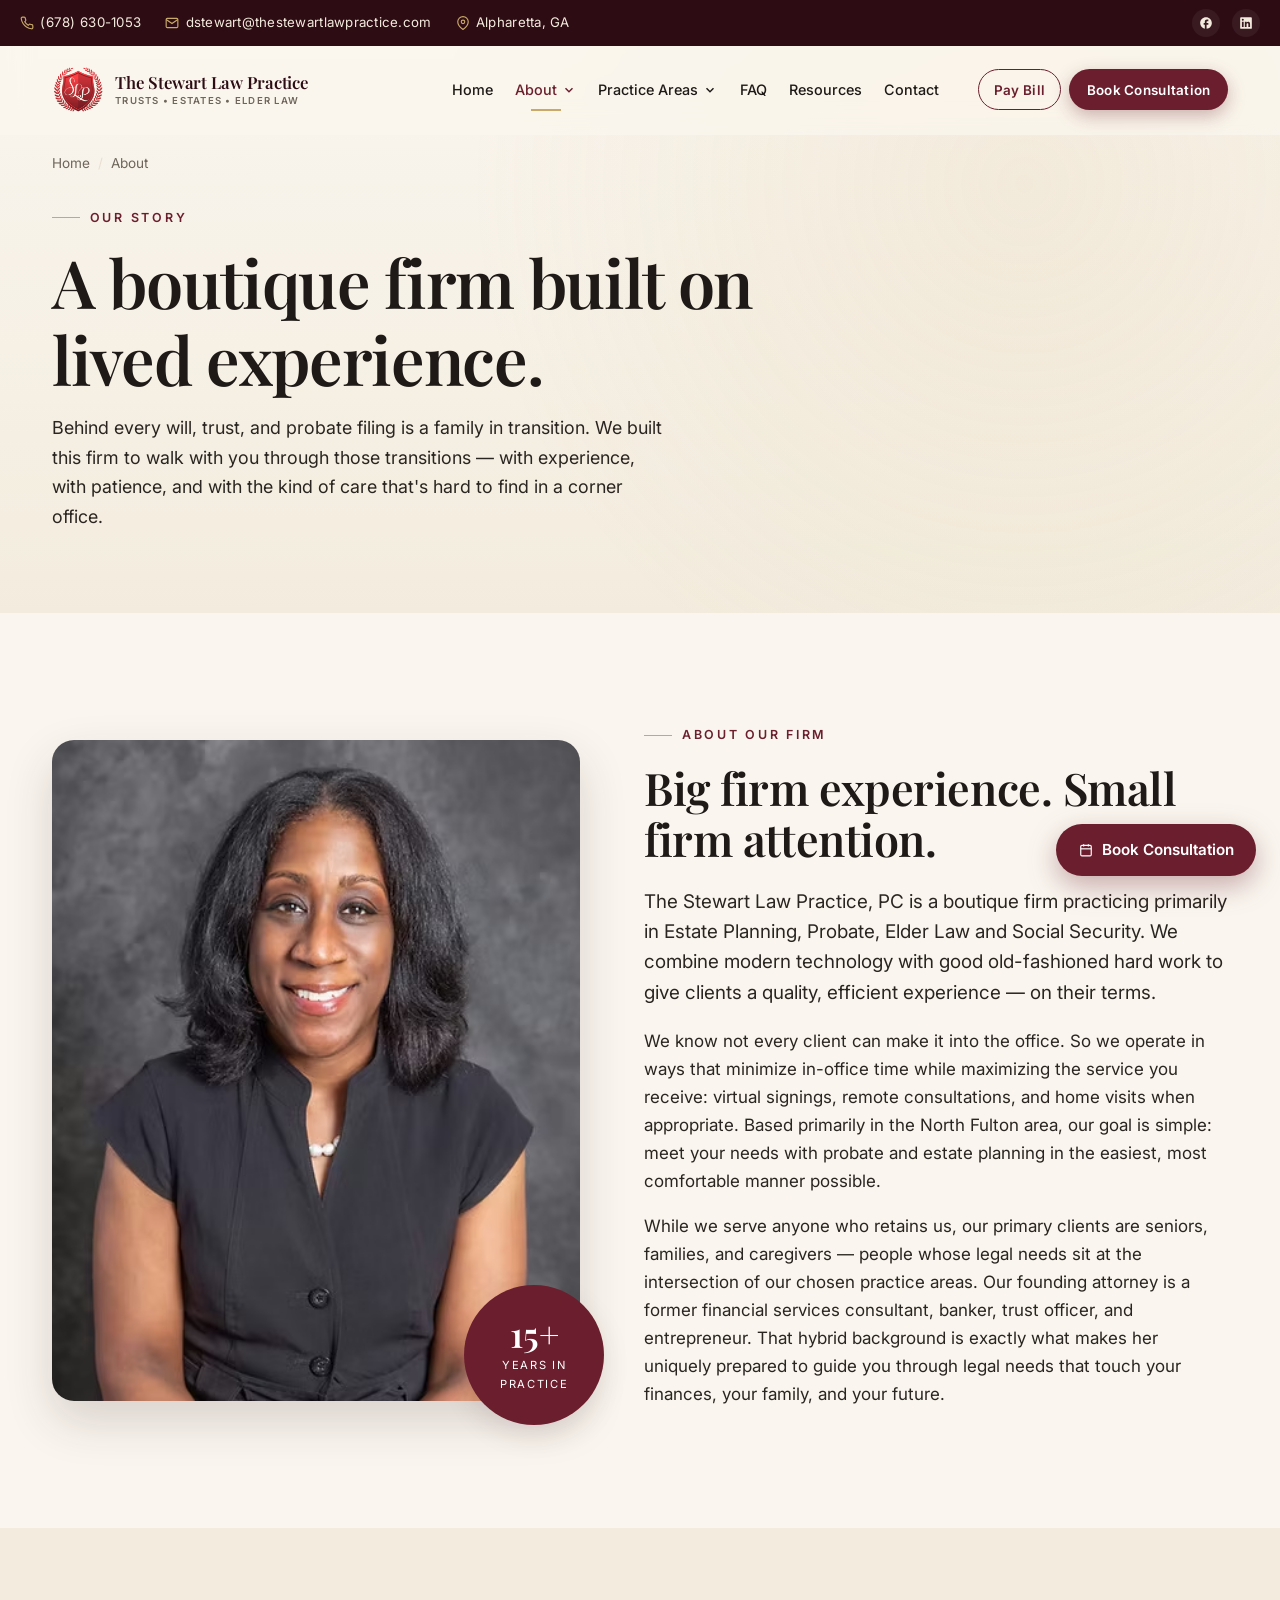
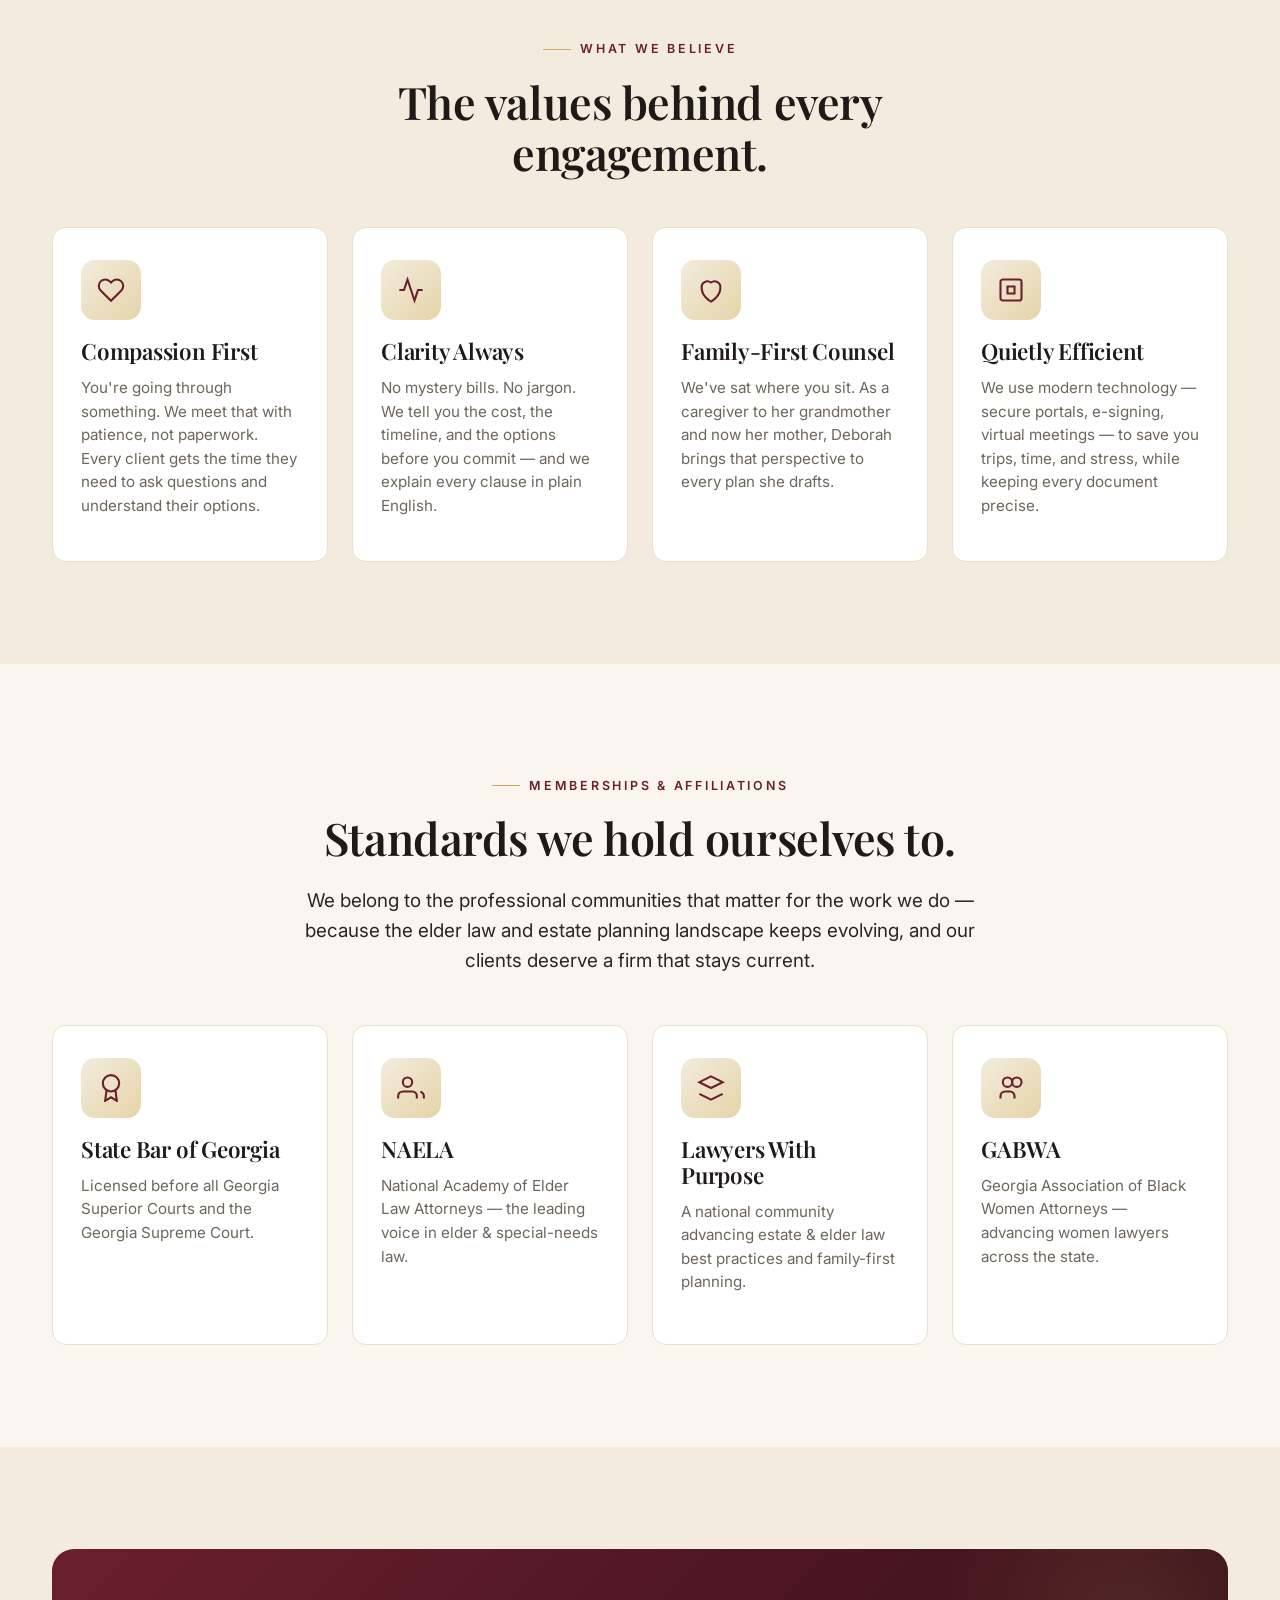
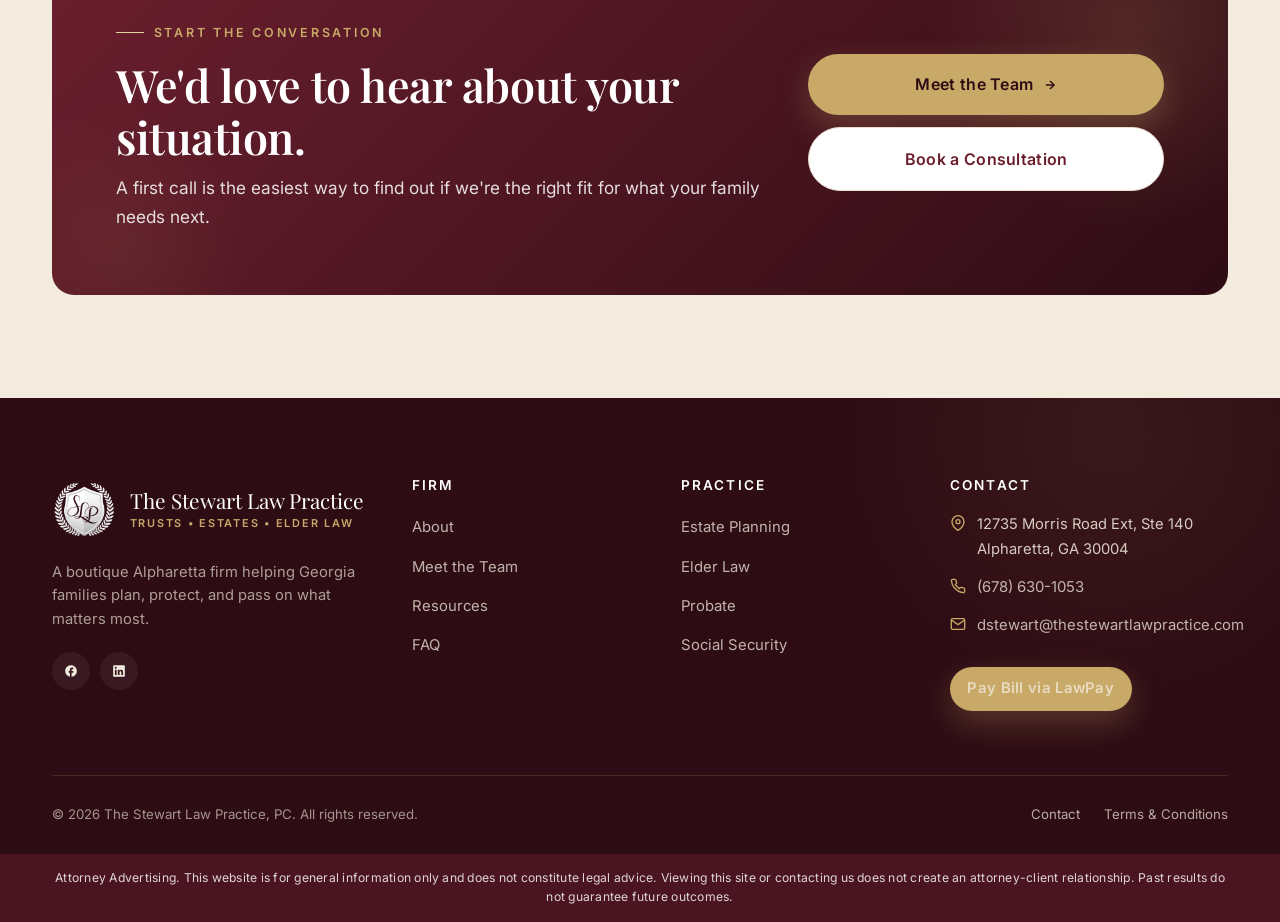
<file: about.html>
<!DOCTYPE html>
<html lang="en">
<head>
<meta charset="UTF-8" />
<meta name="viewport" content="width=device-width, initial-scale=1.0" />
<title>About The Stewart Law Practice | Boutique Alpharetta Firm</title>
<meta name="description" content="A boutique Alpharetta, GA firm built on lived experience, financial fluency, and family-first care. Estate planning, elder law, probate, Social Security." />
<link rel="canonical" href="https://www.thestewartlawpractice.com/about" />
<meta property="og:title" content="About The Stewart Law Practice" />
<meta property="og:description" content="A boutique Alpharetta, GA firm built on lived experience, financial fluency, and family-first care. Estate planning, elder law, probate, Social Security." />
<meta property="og:type" content="website" />
<meta property="og:url" content="https://www.thestewartlawpractice.com/about" />
<meta property="og:image" content="https://www.thestewartlawpractice.com/assets/images/og-share.png" />
<meta property="og:image:width" content="1200" />
<meta property="og:image:height" content="630" />
<meta property="og:site_name" content="The Stewart Law Practice" />
<meta name="twitter:card" content="summary_large_image" />
<meta name="twitter:title" content="About The Stewart Law Practice" />
<meta name="twitter:description" content="A boutique Alpharetta, GA firm built on lived experience, financial fluency, and family-first care. Estate planning, elder law, probate, Social Security." />
<meta name="twitter:image" content="https://www.thestewartlawpractice.com/assets/images/og-share.png" />
<link rel="icon" type="image/png" href="assets/images/logo/logo-mark-color.png" />
<link rel="preconnect" href="https://fonts.googleapis.com" />
<link rel="preconnect" href="https://fonts.gstatic.com" crossorigin />
<link href="https://fonts.googleapis.com/css2?family=Playfair+Display:ital,wght@0,400;0,500;0,600;0,700;1,400;1,500&family=Inter:wght@400;500;600;700&family=Italianno&display=swap" rel="stylesheet" />
<link rel="stylesheet" href="assets/css/styles.css" />
</head>
<body>

<header class="site-header">
  <div class="topbar"><div class="container topbar__inner">
    <div class="topbar__contact">
      <span><svg viewBox="0 0 24 24" fill="none" stroke="currentColor" stroke-width="2"><path d="M22 16.92v3a2 2 0 0 1-2.18 2 19.79 19.79 0 0 1-8.63-3.07 19.5 19.5 0 0 1-6-6 19.79 19.79 0 0 1-3.07-8.67A2 2 0 0 1 4.11 2h3a2 2 0 0 1 2 1.72 12.84 12.84 0 0 0 .7 2.81 2 2 0 0 1-.45 2.11L8.09 9.91a16 16 0 0 0 6 6l1.27-1.27a2 2 0 0 1 2.11-.45 12.84 12.84 0 0 0 2.81.7A2 2 0 0 1 22 16.92z"/></svg><a href="tel:6786301053">(678) 630-1053</a></span>
      <span><svg viewBox="0 0 24 24" fill="none" stroke="currentColor" stroke-width="2"><path d="M4 4h16c1.1 0 2 .9 2 2v12c0 1.1-.9 2-2 2H4c-1.1 0-2-.9-2-2V6c0-1.1.9-2 2-2z"/><polyline points="22,6 12,13 2,6"/></svg><a href="mailto:dstewart@thestewartlawpractice.com">dstewart@thestewartlawpractice.com</a></span>
      <span><svg viewBox="0 0 24 24" fill="none" stroke="currentColor" stroke-width="2"><path d="M21 10c0 7-9 13-9 13s-9-6-9-13a9 9 0 0 1 18 0z"/><circle cx="12" cy="10" r="3"/></svg>Alpharetta, GA</span>
    </div>
    <div class="topbar__socials">
      <a href="https://www.facebook.com/thestewartlawpractice" target="_blank" rel="noopener" aria-label="Facebook"><svg viewBox="0 0 24 24" fill="currentColor"><path d="M22 12c0-5.52-4.48-10-10-10S2 6.48 2 12c0 4.84 3.44 8.87 8 9.8V15H8v-3h2V9.5C10 7.57 11.57 6 13.5 6H16v3h-2c-.55 0-1 .45-1 1v2h3v3h-3v6.95c5.05-.5 9-4.76 9-9.95z"/></svg></a>
      <a href="https://www.linkedin.com/company/the-stewart-law-practice-pc" target="_blank" rel="noopener" aria-label="LinkedIn"><svg viewBox="0 0 24 24" fill="currentColor"><path d="M20.5 2h-17A1.5 1.5 0 0 0 2 3.5v17A1.5 1.5 0 0 0 3.5 22h17a1.5 1.5 0 0 0 1.5-1.5v-17A1.5 1.5 0 0 0 20.5 2zM8 19H5v-9h3zM6.5 8.25A1.75 1.75 0 1 1 8.25 6.5 1.78 1.78 0 0 1 6.5 8.25zM19 19h-3v-4.74c0-1.42-.6-1.93-1.38-1.93A1.74 1.74 0 0 0 13 14.19a.66.66 0 0 0 0 .14V19h-3v-9h2.9v1.3a3.11 3.11 0 0 1 2.7-1.4c1.55 0 3.36.86 3.36 3.66z"/></svg></a>
    </div>
  </div></div>
  <div class="container"><nav class="nav" aria-label="Primary">
    <a class="brand" href="index.html"><span class="brand__mark"><picture><source srcset="assets/images/logo/logo-mark-color.webp" type="image/webp" /><img src="assets/images/logo/logo-mark-color.png" alt="The Stewart Law Practice crest" /></picture></span><span class="brand__text"><span class="brand__name">The Stewart Law Practice</span><span class="brand__tag">Trusts &bull; Estates &bull; Elder Law</span></span></a>
    <ul class="nav__list">
      <li class="nav__item"><a href="index.html" class="nav__link">Home</a></li>
      <li class="nav__item has-dropdown"><a href="about.html" class="nav__link is-active">About <svg viewBox="0 0 24 24" fill="none" stroke="currentColor" stroke-width="2.5"><polyline points="6 9 12 15 18 9"/></svg></a>
        <div class="dropdown">
          <a href="about.html"><span class="dropdown__icon"><svg viewBox="0 0 24 24" fill="none" stroke="currentColor" stroke-width="2"><path d="M3 21v-2a4 4 0 0 1 4-4h10a4 4 0 0 1 4 4v2"/><circle cx="12" cy="7" r="4"/></svg></span><span><span class="dropdown__title">Our Firm</span><span class="dropdown__sub">Story, mission, why families choose us</span></span></a>
          <a href="team.html"><span class="dropdown__icon"><svg viewBox="0 0 24 24" fill="none" stroke="currentColor" stroke-width="2"><path d="M17 21v-2a4 4 0 0 0-4-4H5a4 4 0 0 0-4 4v2"/><circle cx="9" cy="7" r="4"/></svg></span><span><span class="dropdown__title">Meet the Team</span><span class="dropdown__sub">Deborah Stewart & associates</span></span></a>
        </div>
      </li>
      <li class="nav__item has-dropdown"><a href="#" class="nav__link">Practice Areas <svg viewBox="0 0 24 24" fill="none" stroke="currentColor" stroke-width="2.5"><polyline points="6 9 12 15 18 9"/></svg></a>
        <div class="dropdown">
          <a href="estate-planning.html"><span class="dropdown__icon"><svg viewBox="0 0 24 24" fill="none" stroke="currentColor" stroke-width="2"><path d="M14 2H6a2 2 0 0 0-2 2v16a2 2 0 0 0 2 2h12a2 2 0 0 0 2-2V8z"/><polyline points="14 2 14 8 20 8"/></svg></span><span><span class="dropdown__title">Estate Planning</span><span class="dropdown__sub">Wills, trusts, advance directives</span></span></a>
          <a href="elder-law.html"><span class="dropdown__icon"><svg viewBox="0 0 24 24" fill="none" stroke="currentColor" stroke-width="2"><path d="M20.84 4.61a5.5 5.5 0 0 0-7.78 0L12 5.67l-1.06-1.06a5.5 5.5 0 0 0-7.78 7.78l1.06 1.06L12 21.23l7.78-7.78 1.06-1.06a5.5 5.5 0 0 0 0-7.78z"/></svg></span><span><span class="dropdown__title">Elder Law</span><span class="dropdown__sub">Medicaid & long-term care</span></span></a>
          <a href="probate.html"><span class="dropdown__icon"><svg viewBox="0 0 24 24" fill="none" stroke="currentColor" stroke-width="2"><path d="M12 2v20M5 7l7-5 7 5M3 22h18"/></svg></span><span><span class="dropdown__title">Probate</span><span class="dropdown__sub">Estate administration</span></span></a>
          <a href="social-security.html"><span class="dropdown__icon"><svg viewBox="0 0 24 24" fill="none" stroke="currentColor" stroke-width="2"><circle cx="12" cy="12" r="10"/></svg></span><span><span class="dropdown__title">Social Security</span><span class="dropdown__sub">Disability appeals</span></span></a>
        </div>
      </li>
      <li class="nav__item"><a href="faq.html" class="nav__link">FAQ</a></li>
      <li class="nav__item"><a href="resources.html" class="nav__link">Resources</a></li>
      <li class="nav__item"><a href="contact.html" class="nav__link">Contact</a></li>
    </ul>
    <div class="nav__cta">
      <a href="https://secure.lawpay.com/pages/thestewartlawpractice/operating" target="_blank" rel="noopener" class="btn btn--ghost btn--sm">Pay Bill</a>
      <a href="https://calendly.com/meetwithstewartlaw" target="_blank" rel="noopener" class="btn btn--primary btn--sm">Book Consultation</a>
    </div>
    <button class="nav__toggle" data-nav-toggle aria-label="Open menu"><svg viewBox="0 0 24 24" fill="none" stroke="currentColor" stroke-width="2.2" stroke-linecap="round" aria-hidden="true"><line x1="4" y1="7" x2="20" y2="7"/><line x1="4" y1="12" x2="20" y2="12"/><line x1="4" y1="17" x2="20" y2="17"/></svg></button>
  </nav></div>
</header>
<div class="mobile-nav" data-mobile-nav>
  <ul class="mobile-nav__list">
    <li class="mobile-nav__item"><a href="index.html" class="mobile-nav__link">Home</a></li>
    <li class="mobile-nav__item"><button class="mobile-nav__link" data-mobile-sub>About <svg viewBox="0 0 24 24" fill="none" stroke="currentColor" stroke-width="2.5"><polyline points="6 9 12 15 18 9"/></svg></button><div class="mobile-nav__sub"><a href="about.html">Our Firm</a><a href="team.html">Meet the Team</a></div></li>
    <li class="mobile-nav__item"><button class="mobile-nav__link" data-mobile-sub>Practice Areas <svg viewBox="0 0 24 24" fill="none" stroke="currentColor" stroke-width="2.5"><polyline points="6 9 12 15 18 9"/></svg></button><div class="mobile-nav__sub"><a href="estate-planning.html">Estate Planning</a><a href="elder-law.html">Elder Law</a><a href="probate.html">Probate</a><a href="social-security.html">Social Security</a></div></li>
    <li class="mobile-nav__item"><a href="faq.html" class="mobile-nav__link">FAQ</a></li>
    <li class="mobile-nav__item"><a href="resources.html" class="mobile-nav__link">Resources</a></li>
    <li class="mobile-nav__item"><a href="contact.html" class="mobile-nav__link">Contact</a></li>
  </ul>
  <div class="mobile-nav__cta">
    <a href="https://calendly.com/meetwithstewartlaw" target="_blank" rel="noopener" class="btn btn--primary">Book a Consultation</a>
    <a href="tel:6786301053" class="btn btn--ghost">Call (678) 630-1053</a>
  </div>
</div>

<!-- Page header -->
<section class="page-header">
  <div class="container">
    <div class="page-header__inner reveal">
      <nav class="breadcrumb" aria-label="Breadcrumb"><a href="index.html">Home</a> <span class="breadcrumb__sep">/</span> <span>About</span></nav>
      <span class="eyebrow">Our story</span>
      <h1>A boutique firm built on lived experience.</h1>
      <p>Behind every will, trust, and probate filing is a family in transition. We built this firm to walk with you through those transitions &mdash; with experience, with patience, and with the kind of care that's hard to find in a corner office.</p>
    </div>
  </div>
</section>

<!-- ===== STORY ===== -->
<section class="section">
  <div class="container">
    <div class="deborah-feature">
      <div class="deborah-feature__visual reveal">
        <div class="deborah-feature__img">
          <picture>
            <source srcset="assets/images/team/deborah-stewart.avif" type="image/avif" />
            <source srcset="assets/images/team/deborah-stewart.webp" type="image/webp" />
            <img src="assets/images/team/deborah-stewart.jpg" alt="Attorney Deborah Stewart" />
          </picture>
        </div>
        <div class="deborah-feature__stamp">
          <span class="deborah-feature__stamp-num">15+</span>
          <span class="deborah-feature__stamp-text">Years in<br/>Practice</span>
        </div>
      </div>
      <div class="reveal reveal-delay-1">
        <span class="eyebrow">About our firm</span>
        <h2>Big firm experience. Small firm attention.</h2>
        <p class="lead">The Stewart Law Practice, PC is a boutique firm practicing primarily in Estate Planning, Probate, Elder Law and Social Security. We combine modern technology with good old-fashioned hard work to give clients a quality, efficient experience &mdash; on their terms.</p>
        <p>We know not every client can make it into the office. So we operate in ways that minimize in-office time while maximizing the service you receive: virtual signings, remote consultations, and home visits when appropriate. Based primarily in the North Fulton area, our goal is simple: meet your needs with probate and estate planning in the easiest, most comfortable manner possible.</p>
        <p>While we serve anyone who retains us, our primary clients are seniors, families, and caregivers &mdash; people whose legal needs sit at the intersection of our chosen practice areas. Our founding attorney is a former financial services consultant, banker, trust officer, and entrepreneur. That hybrid background is exactly what makes her uniquely prepared to guide you through legal needs that touch your finances, your family, and your future.</p>
      </div>
    </div>
  </div>
</section>

<!-- ===== VALUES ===== -->
<section class="section section--cream">
  <div class="container">
    <div class="section-head reveal">
      <span class="eyebrow">What we believe</span>
      <h2>The values behind every engagement.</h2>
    </div>
    <div class="practice-grid">
      <article class="practice-card reveal">
        <div class="practice-card__icon"><svg viewBox="0 0 24 24" fill="none" stroke="currentColor" stroke-width="1.8"><path d="M20.84 4.61a5.5 5.5 0 0 0-7.78 0L12 5.67l-1.06-1.06a5.5 5.5 0 0 0-7.78 7.78l1.06 1.06L12 21.23l7.78-7.78 1.06-1.06a5.5 5.5 0 0 0 0-7.78z"/></svg></div>
        <h3>Compassion First</h3>
        <p>You're going through something. We meet that with patience, not paperwork. Every client gets the time they need to ask questions and understand their options.</p>
      </article>
      <article class="practice-card reveal reveal-delay-1">
        <div class="practice-card__icon"><svg viewBox="0 0 24 24" fill="none" stroke="currentColor" stroke-width="1.8"><polyline points="22 12 18 12 15 21 9 3 6 12 2 12"/></svg></div>
        <h3>Clarity Always</h3>
        <p>No mystery bills. No jargon. We tell you the cost, the timeline, and the options before you commit &mdash; and we explain every clause in plain English.</p>
      </article>
      <article class="practice-card reveal reveal-delay-2">
        <div class="practice-card__icon"><svg viewBox="0 0 24 24" fill="none" stroke="currentColor" stroke-width="1.8"><path d="M12 22s-8-4.5-8-11.8A5 5 0 0 1 12 5.6a5 5 0 0 1 8 4.6c0 7.3-8 11.8-8 11.8z"/></svg></div>
        <h3>Family-First Counsel</h3>
        <p>We've sat where you sit. As a caregiver to her grandmother and now her mother, Deborah brings that perspective to every plan she drafts.</p>
      </article>
      <article class="practice-card reveal reveal-delay-3">
        <div class="practice-card__icon"><svg viewBox="0 0 24 24" fill="none" stroke="currentColor" stroke-width="1.8"><rect x="3" y="3" width="18" height="18" rx="2"/><path d="M9 9h6v6H9z"/></svg></div>
        <h3>Quietly Efficient</h3>
        <p>We use modern technology &mdash; secure portals, e-signing, virtual meetings &mdash; to save you trips, time, and stress, while keeping every document precise.</p>
      </article>
    </div>
  </div>
</section>

<!-- ===== AFFILIATIONS ===== -->
<section class="section">
  <div class="container">
    <div class="section-head reveal">
      <span class="eyebrow">Memberships &amp; affiliations</span>
      <h2>Standards we hold ourselves to.</h2>
      <p class="lead">We belong to the professional communities that matter for the work we do &mdash; because the elder law and estate planning landscape keeps evolving, and our clients deserve a firm that stays current.</p>
    </div>
    <div class="practice-grid">
      <div class="practice-card reveal">
        <div class="practice-card__icon"><svg viewBox="0 0 24 24" fill="none" stroke="currentColor" stroke-width="1.8"><circle cx="12" cy="8" r="7"/><polyline points="8.21 13.89 7 23 12 20 17 23 15.79 13.88"/></svg></div>
        <h3>State Bar of Georgia</h3>
        <p>Licensed before all Georgia Superior Courts and the Georgia Supreme Court.</p>
      </div>
      <div class="practice-card reveal reveal-delay-1">
        <div class="practice-card__icon"><svg viewBox="0 0 24 24" fill="none" stroke="currentColor" stroke-width="1.8"><path d="M17 21v-2a4 4 0 0 0-4-4H5a4 4 0 0 0-4 4v2"/><circle cx="9" cy="7" r="4"/><path d="M23 21v-2a4 4 0 0 0-3-3.87"/></svg></div>
        <h3>NAELA</h3>
        <p>National Academy of Elder Law Attorneys &mdash; the leading voice in elder &amp; special-needs law.</p>
      </div>
      <div class="practice-card reveal reveal-delay-2">
        <div class="practice-card__icon"><svg viewBox="0 0 24 24" fill="none" stroke="currentColor" stroke-width="1.8"><path d="M12 2L2 7l10 5 10-5-10-5z"/><path d="M2 17l10 5 10-5"/></svg></div>
        <h3>Lawyers With Purpose</h3>
        <p>A national community advancing estate &amp; elder law best practices and family-first planning.</p>
      </div>
      <div class="practice-card reveal reveal-delay-3">
        <div class="practice-card__icon"><svg viewBox="0 0 24 24" fill="none" stroke="currentColor" stroke-width="1.8"><circle cx="9" cy="7" r="4"/><path d="M3 21v-2a4 4 0 0 1 4-4h4a4 4 0 0 1 4 4v2"/><circle cx="17" cy="7" r="4"/></svg></div>
        <h3>GABWA</h3>
        <p>Georgia Association of Black Women Attorneys &mdash; advancing women lawyers across the state.</p>
      </div>
    </div>
  </div>
</section>

<!-- ===== CTA ===== -->
<section class="section section--cream">
  <div class="container">
    <div class="cta-block reveal">
      <div class="cta-block__inner">
        <div>
          <span class="eyebrow" style="color: var(--color-gold);">Start the conversation</span>
          <h2>We'd love to hear about your situation.</h2>
          <p>A first call is the easiest way to find out if we're the right fit for what your family needs next.</p>
        </div>
        <div class="cta-block__actions">
          <a href="team.html" class="btn btn--gold btn--lg">Meet the Team <svg viewBox="0 0 24 24" fill="none" stroke="currentColor" stroke-width="2.4"><line x1="5" y1="12" x2="19" y2="12"/><polyline points="12 5 19 12 12 19"/></svg></a>
          <a href="https://calendly.com/meetwithstewartlaw" target="_blank" rel="noopener" class="btn btn--light btn--lg">Book a Consultation</a>
        </div>
      </div>
    </div>
  </div>
</section>

<!-- FOOTER -->
<footer class="site-footer">
  <div class="container">
    <div class="footer__grid">
      <div class="footer__brand-block">
        <div class="footer__brand"><span class="footer__brand-mark"><picture><source srcset="assets/images/logo/logo-mark-white.webp" type="image/webp" /><img src="assets/images/logo/logo-mark-white.png" alt="" /></picture></span><div class="footer__brand-text"><span class="footer__brand-name">The Stewart Law Practice</span><span class="footer__brand-tag">Trusts &bull; Estates &bull; Elder Law</span></div></div>
        <p class="footer__desc">A boutique Alpharetta firm helping Georgia families plan, protect, and pass on what matters most.</p>
        <div class="footer__socials">
          <a href="https://www.facebook.com/thestewartlawpractice" target="_blank" rel="noopener" aria-label="Facebook"><svg viewBox="0 0 24 24" fill="currentColor"><path d="M22 12c0-5.52-4.48-10-10-10S2 6.48 2 12c0 4.84 3.44 8.87 8 9.8V15H8v-3h2V9.5C10 7.57 11.57 6 13.5 6H16v3h-2c-.55 0-1 .45-1 1v2h3v3h-3v6.95c5.05-.5 9-4.76 9-9.95z"/></svg></a>
          <a href="https://www.linkedin.com/company/the-stewart-law-practice-pc" target="_blank" rel="noopener" aria-label="LinkedIn"><svg viewBox="0 0 24 24" fill="currentColor"><path d="M20.5 2h-17A1.5 1.5 0 0 0 2 3.5v17A1.5 1.5 0 0 0 3.5 22h17a1.5 1.5 0 0 0 1.5-1.5v-17A1.5 1.5 0 0 0 20.5 2zM8 19H5v-9h3zM6.5 8.25A1.75 1.75 0 1 1 8.25 6.5 1.78 1.78 0 0 1 6.5 8.25zM19 19h-3v-4.74c0-1.42-.6-1.93-1.38-1.93A1.74 1.74 0 0 0 13 14.19a.66.66 0 0 0 0 .14V19h-3v-9h2.9v1.3a3.11 3.11 0 0 1 2.7-1.4c1.55 0 3.36.86 3.36 3.66z"/></svg></a>
        </div>
      </div>
      <div class="footer__col"><h4>Firm</h4><ul><li><a href="about.html">About</a></li><li><a href="team.html">Meet the Team</a></li><li><a href="resources.html">Resources</a></li><li><a href="faq.html">FAQ</a></li></ul></div>
      <div class="footer__col"><h4>Practice</h4><ul><li><a href="estate-planning.html">Estate Planning</a></li><li><a href="elder-law.html">Elder Law</a></li><li><a href="probate.html">Probate</a></li><li><a href="social-security.html">Social Security</a></li></ul></div>
      <div class="footer__col">
        <h4>Contact</h4>
        <div class="footer__contact-line"><svg viewBox="0 0 24 24" fill="none" stroke="currentColor" stroke-width="2"><path d="M21 10c0 7-9 13-9 13s-9-6-9-13a9 9 0 0 1 18 0z"/><circle cx="12" cy="10" r="3"/></svg> 12735 Morris Road Ext, Ste 140<br/>Alpharetta, GA 30004</div>
        <div class="footer__contact-line"><svg viewBox="0 0 24 24" fill="none" stroke="currentColor" stroke-width="2"><path d="M22 16.92v3a2 2 0 0 1-2.18 2 19.79 19.79 0 0 1-8.63-3.07 19.5 19.5 0 0 1-6-6 19.79 19.79 0 0 1-3.07-8.67A2 2 0 0 1 4.11 2h3a2 2 0 0 1 2 1.72 12.84 12.84 0 0 0 .7 2.81 2 2 0 0 1-.45 2.11L8.09 9.91a16 16 0 0 0 6 6l1.27-1.27a2 2 0 0 1 2.11-.45 12.84 12.84 0 0 0 2.81.7A2 2 0 0 1 22 16.92z"/></svg> <a href="tel:6786301053">(678) 630-1053</a></div>
        <div class="footer__contact-line"><svg viewBox="0 0 24 24" fill="none" stroke="currentColor" stroke-width="2"><path d="M4 4h16c1.1 0 2 .9 2 2v12c0 1.1-.9 2-2 2H4c-1.1 0-2-.9-2-2V6c0-1.1.9-2 2-2z"/><polyline points="22,6 12,13 2,6"/></svg> <a href="mailto:dstewart@thestewartlawpractice.com">dstewart@thestewartlawpractice.com</a></div>
        <a href="https://secure.lawpay.com/pages/thestewartlawpractice/operating" target="_blank" rel="noopener" class="btn btn--gold btn--sm" style="margin-top: 1rem">Pay Bill via LawPay</a>
      </div>
    </div>
    <div class="footer__bottom"><div>© <span data-year>2026</span> The Stewart Law Practice, PC. All rights reserved.</div><div class="footer__legal"><a href="contact.html">Contact</a><a href="https://www.thestewartlawpractice.com/terms-conditions" target="_blank" rel="noopener">Terms &amp; Conditions</a></div></div>
  </div>
  <div class="disclaimer-bar"><div class="container"><em>Attorney Advertising. This website is for general information only and does not constitute legal advice. Viewing this site or contacting us does not create an attorney-client relationship. Past results do not guarantee future outcomes.</em></div></div>
</footer>

<div class="fab-stack" aria-hidden="false">
  <button class="back-to-top" aria-label="Back to top" type="button"><svg viewBox="0 0 24 24" fill="none" stroke="currentColor" stroke-width="2.4" stroke-linecap="round" stroke-linejoin="round" aria-hidden="true"><line x1="12" y1="19" x2="12" y2="5"/><polyline points="5 12 12 5 19 12"/></svg></button>
  <a href="https://calendly.com/meetwithstewartlaw" target="_blank" rel="noopener" class="fab" aria-label="Book a consultation"><svg viewBox="0 0 24 24" fill="none" stroke="currentColor" stroke-width="2" aria-hidden="true"><rect x="3" y="4" width="18" height="18" rx="2" ry="2"/><line x1="16" y1="2" x2="16" y2="6"/><line x1="8" y1="2" x2="8" y2="6"/><line x1="3" y1="10" x2="21" y2="10"/></svg>Book Consultation</a>
</div>
<script>
/* Inline hamburger fallback — wires the toggle even if main.js fails to load.
   Sets t.dataset.bootWired so main.js will not double-wire. */
(function(){
  var t=document.querySelector("[data-nav-toggle]");
  var n=document.querySelector("[data-mobile-nav]");
  if(!t||!n) return;
  if(t.dataset.bootWired) return; t.dataset.bootWired="1";
  var ICON_OPEN=t.innerHTML;
  var ICON_CLOSE="<svg viewBox=\"0 0 24 24\" fill=\"none\" stroke=\"currentColor\" stroke-width=\"2.2\" stroke-linecap=\"round\" aria-hidden=\"true\"><line x1=\"6\" y1=\"6\" x2=\"18\" y2=\"18\"/><line x1=\"6\" y1=\"18\" x2=\"18\" y2=\"6\"/></svg>";
  function close(){n.classList.remove("is-open");t.setAttribute("aria-expanded","false");t.innerHTML=ICON_OPEN;document.body.style.overflow="";}
  function open(){n.classList.add("is-open");t.setAttribute("aria-expanded","true");t.innerHTML=ICON_CLOSE;document.body.style.overflow="hidden";}
  t.addEventListener("click",function(e){e.preventDefault();e.stopPropagation();n.classList.contains("is-open")?close():open();});
  n.addEventListener("click",function(e){if(e.target===n) close();});
  n.querySelectorAll("a").forEach(function(a){a.addEventListener("click",close);});
  document.addEventListener("keydown",function(e){if(e.key==="Escape" && n.classList.contains("is-open")) close();});
})();
</script>
<script src="assets/js/main.js?v=3"></script>
</body>
</html>
</file>
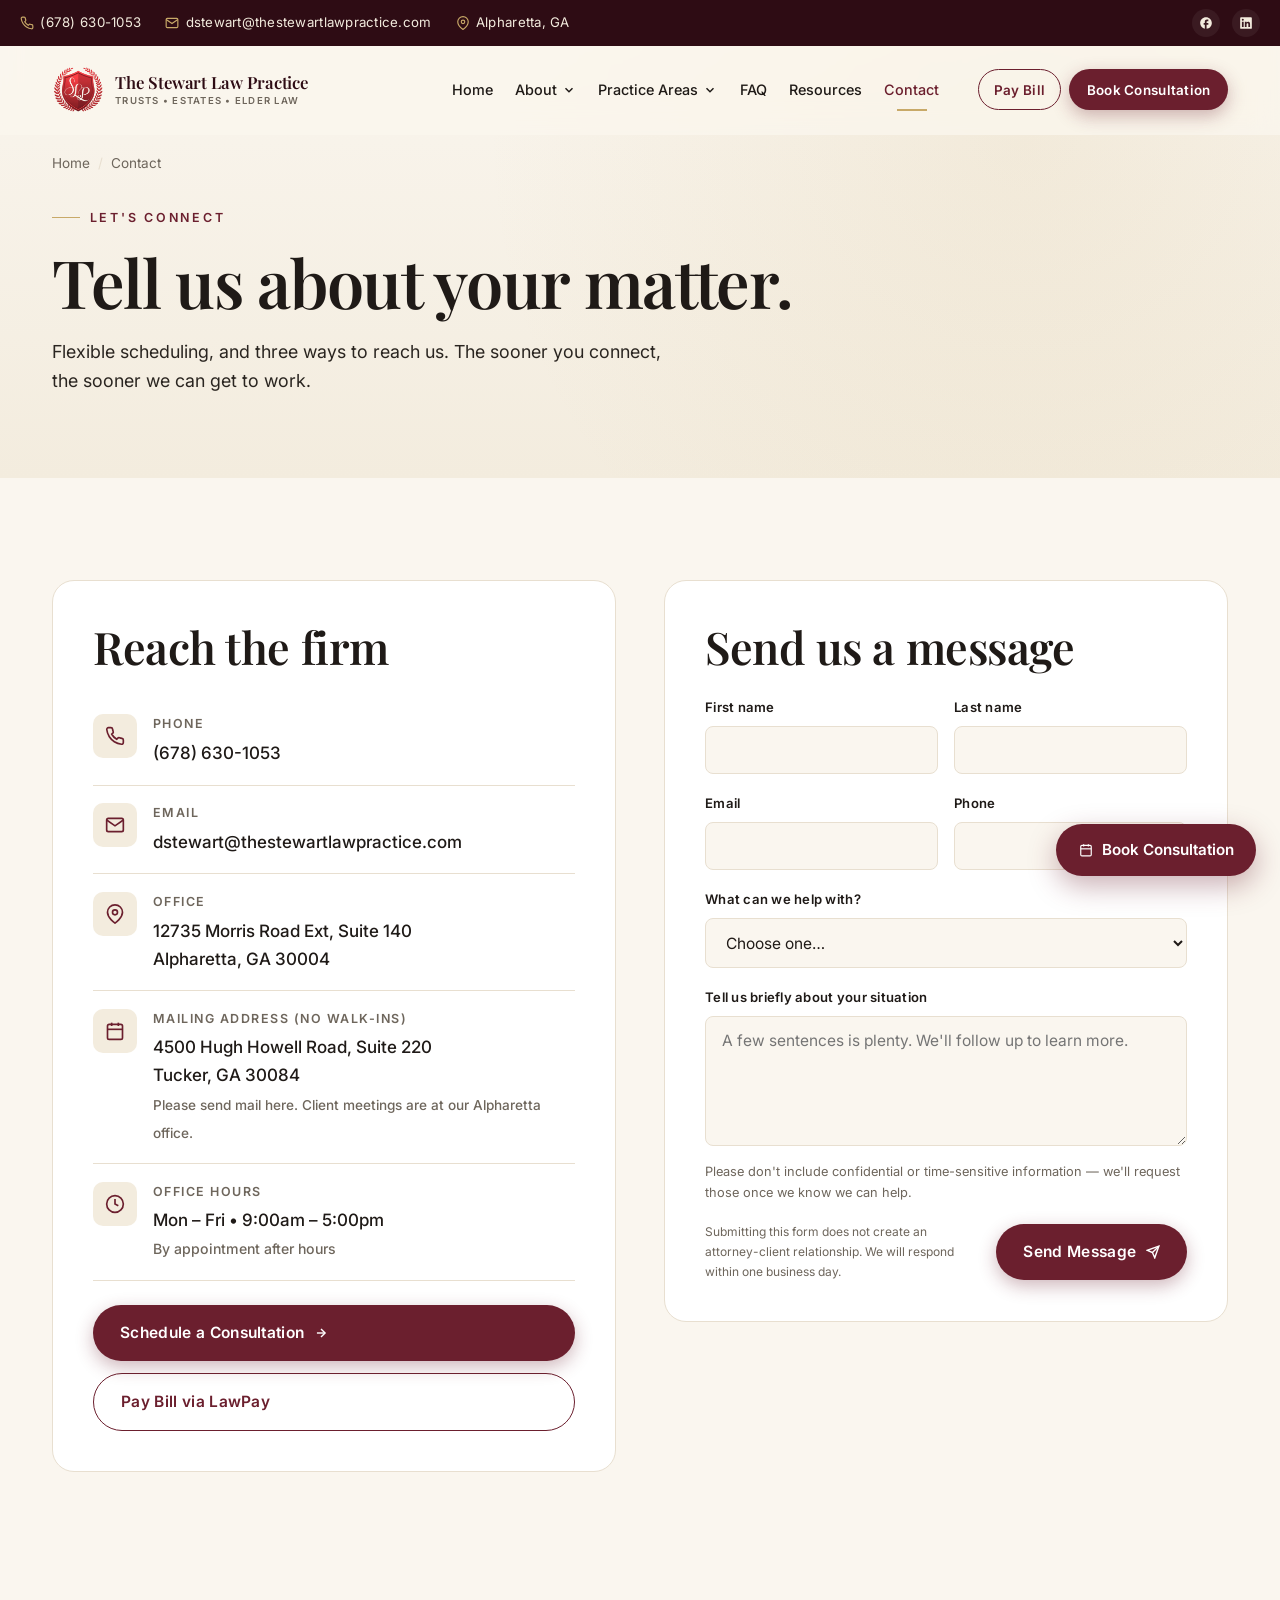
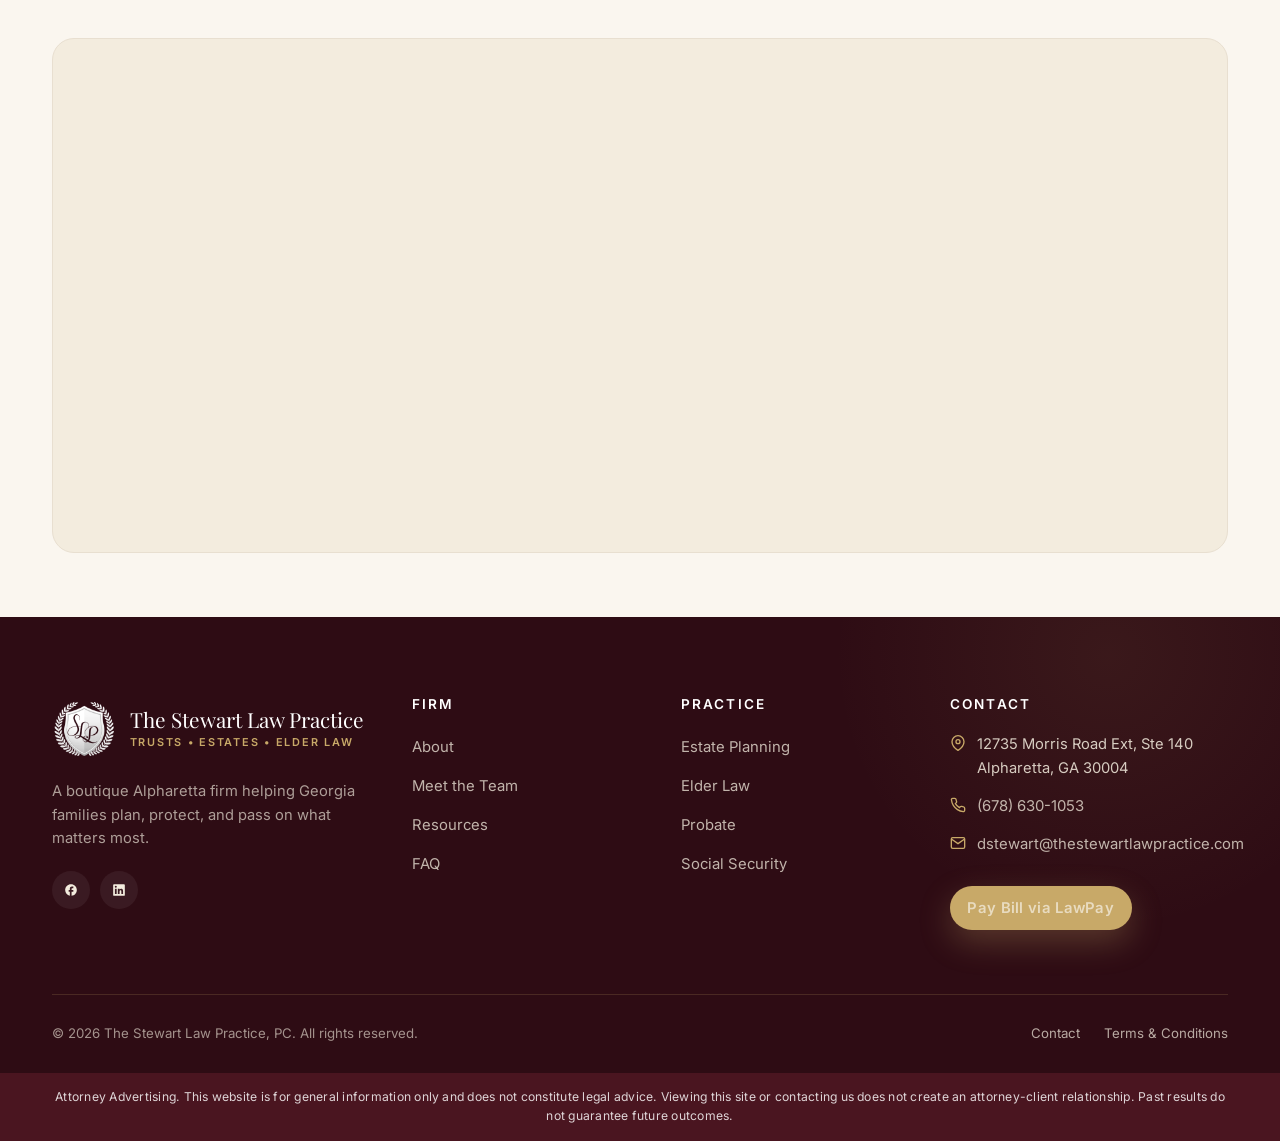
<file: contact.html>
<!DOCTYPE html>
<html lang="en">
<head>
<meta charset="UTF-8" />
<meta name="viewport" content="width=device-width, initial-scale=1.0" />
<title>Contact The Stewart Law Practice | Alpharetta, GA</title>
<meta name="description" content="Phone, email, office locations, and online scheduling for The Stewart Law Practice in Alpharetta, Georgia." />
<link rel="canonical" href="https://www.thestewartlawpractice.com/contact" />
<meta property="og:title" content="Contact The Stewart Law Practice" />
<meta property="og:description" content="Phone, email, office locations, and online scheduling for The Stewart Law Practice in Alpharetta, Georgia." />
<meta property="og:type" content="website" />
<meta property="og:url" content="https://www.thestewartlawpractice.com/contact" />
<meta property="og:image" content="https://www.thestewartlawpractice.com/assets/images/og-share.png" />
<meta property="og:image:width" content="1200" />
<meta property="og:image:height" content="630" />
<meta property="og:site_name" content="The Stewart Law Practice" />
<meta name="twitter:card" content="summary_large_image" />
<meta name="twitter:title" content="Contact The Stewart Law Practice" />
<meta name="twitter:description" content="Phone, email, office locations, and online scheduling for The Stewart Law Practice in Alpharetta, Georgia." />
<meta name="twitter:image" content="https://www.thestewartlawpractice.com/assets/images/og-share.png" />
<link rel="icon" type="image/png" href="assets/images/logo/logo-mark-color.png" />
<link rel="preconnect" href="https://fonts.googleapis.com" />
<link rel="preconnect" href="https://fonts.gstatic.com" crossorigin />
<link href="https://fonts.googleapis.com/css2?family=Playfair+Display:ital,wght@0,400;0,500;0,600;0,700;1,400;1,500&family=Inter:wght@400;500;600;700&family=Italianno&display=swap" rel="stylesheet" />
<link rel="stylesheet" href="assets/css/styles.css" />
</head>
<body>
<header class="site-header">
  <div class="topbar"><div class="container topbar__inner"><div class="topbar__contact"><span><svg viewBox="0 0 24 24" fill="none" stroke="currentColor" stroke-width="2"><path d="M22 16.92v3a2 2 0 0 1-2.18 2 19.79 19.79 0 0 1-8.63-3.07 19.5 19.5 0 0 1-6-6 19.79 19.79 0 0 1-3.07-8.67A2 2 0 0 1 4.11 2h3a2 2 0 0 1 2 1.72 12.84 12.84 0 0 0 .7 2.81 2 2 0 0 1-.45 2.11L8.09 9.91a16 16 0 0 0 6 6l1.27-1.27a2 2 0 0 1 2.11-.45 12.84 12.84 0 0 0 2.81.7A2 2 0 0 1 22 16.92z"/></svg><a href="tel:6786301053">(678) 630-1053</a></span><span><svg viewBox="0 0 24 24" fill="none" stroke="currentColor" stroke-width="2"><path d="M4 4h16c1.1 0 2 .9 2 2v12c0 1.1-.9 2-2 2H4c-1.1 0-2-.9-2-2V6c0-1.1.9-2 2-2z"/><polyline points="22,6 12,13 2,6"/></svg><a href="mailto:dstewart@thestewartlawpractice.com">dstewart@thestewartlawpractice.com</a></span><span><svg viewBox="0 0 24 24" fill="none" stroke="currentColor" stroke-width="2"><path d="M21 10c0 7-9 13-9 13s-9-6-9-13a9 9 0 0 1 18 0z"/><circle cx="12" cy="10" r="3"/></svg>Alpharetta, GA</span></div><div class="topbar__socials"><a href="https://www.facebook.com/thestewartlawpractice" target="_blank" rel="noopener" aria-label="Facebook"><svg viewBox="0 0 24 24" fill="currentColor"><path d="M22 12c0-5.52-4.48-10-10-10S2 6.48 2 12c0 4.84 3.44 8.87 8 9.8V15H8v-3h2V9.5C10 7.57 11.57 6 13.5 6H16v3h-2c-.55 0-1 .45-1 1v2h3v3h-3v6.95c5.05-.5 9-4.76 9-9.95z"/></svg></a><a href="https://www.linkedin.com/company/the-stewart-law-practice-pc" target="_blank" rel="noopener" aria-label="LinkedIn"><svg viewBox="0 0 24 24" fill="currentColor"><path d="M20.5 2h-17A1.5 1.5 0 0 0 2 3.5v17A1.5 1.5 0 0 0 3.5 22h17a1.5 1.5 0 0 0 1.5-1.5v-17A1.5 1.5 0 0 0 20.5 2zM8 19H5v-9h3zM6.5 8.25A1.75 1.75 0 1 1 8.25 6.5 1.78 1.78 0 0 1 6.5 8.25zM19 19h-3v-4.74c0-1.42-.6-1.93-1.38-1.93A1.74 1.74 0 0 0 13 14.19a.66.66 0 0 0 0 .14V19h-3v-9h2.9v1.3a3.11 3.11 0 0 1 2.7-1.4c1.55 0 3.36.86 3.36 3.66z"/></svg></a></div></div></div>
  <div class="container"><nav class="nav"><a class="brand" href="index.html"><span class="brand__mark"><picture><source srcset="assets/images/logo/logo-mark-color.webp" type="image/webp" /><img src="assets/images/logo/logo-mark-color.png" alt="The Stewart Law Practice crest" /></picture></span><span class="brand__text"><span class="brand__name">The Stewart Law Practice</span><span class="brand__tag">Trusts &bull; Estates &bull; Elder Law</span></span></a><ul class="nav__list"><li class="nav__item"><a href="index.html" class="nav__link ">Home</a></li><li class="nav__item has-dropdown"><a href="about.html" class="nav__link ">About <svg viewBox="0 0 24 24" fill="none" stroke="currentColor" stroke-width="2.5"><polyline points="6 9 12 15 18 9"/></svg></a><div class="dropdown"><a href="about.html"><span class="dropdown__icon"><svg viewBox="0 0 24 24" fill="none" stroke="currentColor" stroke-width="2"><path d="M3 21v-2a4 4 0 0 1 4-4h10a4 4 0 0 1 4 4v2"/><circle cx="12" cy="7" r="4"/></svg></span><span><span class="dropdown__title">Our Firm</span></span></a><a href="team.html"><span class="dropdown__icon"><svg viewBox="0 0 24 24" fill="none" stroke="currentColor" stroke-width="2"><path d="M17 21v-2a4 4 0 0 0-4-4H5a4 4 0 0 0-4 4v2"/><circle cx="9" cy="7" r="4"/></svg></span><span><span class="dropdown__title">Meet the Team</span></span></a></div></li><li class="nav__item has-dropdown"><a href="#" class="nav__link ">Practice Areas <svg viewBox="0 0 24 24" fill="none" stroke="currentColor" stroke-width="2.5"><polyline points="6 9 12 15 18 9"/></svg></a><div class="dropdown"><a href="estate-planning.html"><span class="dropdown__icon"><svg viewBox="0 0 24 24" fill="none" stroke="currentColor" stroke-width="2"><path d="M14 2H6a2 2 0 0 0-2 2v16a2 2 0 0 0 2 2h12a2 2 0 0 0 2-2V8z"/><polyline points="14 2 14 8 20 8"/></svg></span><span><span class="dropdown__title">Estate Planning</span></span></a><a href="elder-law.html"><span class="dropdown__icon"><svg viewBox="0 0 24 24" fill="none" stroke="currentColor" stroke-width="2"><path d="M20.84 4.61a5.5 5.5 0 0 0-7.78 0L12 5.67l-1.06-1.06a5.5 5.5 0 0 0-7.78 7.78l1.06 1.06L12 21.23l7.78-7.78 1.06-1.06a5.5 5.5 0 0 0 0-7.78z"/></svg></span><span><span class="dropdown__title">Elder Law</span></span></a><a href="probate.html"><span class="dropdown__icon"><svg viewBox="0 0 24 24" fill="none" stroke="currentColor" stroke-width="2"><path d="M12 2v20M5 7l7-5 7 5M3 22h18"/></svg></span><span><span class="dropdown__title">Probate</span></span></a><a href="social-security.html"><span class="dropdown__icon"><svg viewBox="0 0 24 24" fill="none" stroke="currentColor" stroke-width="2"><circle cx="12" cy="12" r="10"/></svg></span><span><span class="dropdown__title">Social Security</span></span></a></div></li><li class="nav__item"><a href="faq.html" class="nav__link ">FAQ</a></li><li class="nav__item"><a href="resources.html" class="nav__link ">Resources</a></li><li class="nav__item"><a href="contact.html" class="nav__link is-active">Contact</a></li></ul><div class="nav__cta"><a href="https://secure.lawpay.com/pages/thestewartlawpractice/operating" target="_blank" rel="noopener" class="btn btn--ghost btn--sm">Pay Bill</a><a href="https://calendly.com/meetwithstewartlaw" target="_blank" rel="noopener" class="btn btn--primary btn--sm">Book Consultation</a></div><button class="nav__toggle" data-nav-toggle aria-label="Open menu"><svg viewBox="0 0 24 24" fill="none" stroke="currentColor" stroke-width="2.2" stroke-linecap="round" aria-hidden="true"><line x1="4" y1="7" x2="20" y2="7"/><line x1="4" y1="12" x2="20" y2="12"/><line x1="4" y1="17" x2="20" y2="17"/></svg></button></nav></div>
</header>
<div class="mobile-nav" data-mobile-nav><ul class="mobile-nav__list"><li class="mobile-nav__item"><a href="index.html" class="mobile-nav__link">Home</a></li><li class="mobile-nav__item"><button class="mobile-nav__link" data-mobile-sub>About <svg viewBox="0 0 24 24" fill="none" stroke="currentColor" stroke-width="2.5"><polyline points="6 9 12 15 18 9"/></svg></button><div class="mobile-nav__sub"><a href="about.html">Our Firm</a><a href="team.html">Meet the Team</a></div></li><li class="mobile-nav__item"><button class="mobile-nav__link" data-mobile-sub>Practice Areas <svg viewBox="0 0 24 24" fill="none" stroke="currentColor" stroke-width="2.5"><polyline points="6 9 12 15 18 9"/></svg></button><div class="mobile-nav__sub"><a href="estate-planning.html">Estate Planning</a><a href="elder-law.html">Elder Law</a><a href="probate.html">Probate</a><a href="social-security.html">Social Security</a></div></li><li class="mobile-nav__item"><a href="faq.html" class="mobile-nav__link">FAQ</a></li><li class="mobile-nav__item"><a href="resources.html" class="mobile-nav__link">Resources</a></li><li class="mobile-nav__item"><a href="contact.html" class="mobile-nav__link">Contact</a></li></ul><div class="mobile-nav__cta"><a href="https://calendly.com/meetwithstewartlaw" target="_blank" rel="noopener" class="btn btn--primary">Book a Consultation</a><a href="tel:6786301053" class="btn btn--ghost">Call (678) 630-1053</a></div></div>
<section class="page-header"><div class="container"><div class="page-header__inner reveal"><nav class="breadcrumb"><a href="index.html">Home</a> <span class="breadcrumb__sep">/</span> <span>Contact</span></nav><span class="eyebrow">Let&apos;s connect</span><h1>Tell us about your matter.</h1><p>Flexible scheduling, and three ways to reach us. The sooner you connect, the sooner we can get to work.</p></div></div></section>

<section class="section">
<div class="container">
<div class="contact-grid">
<div class="contact-info reveal">
<h2 style="margin-bottom: 1.5rem">Reach the firm</h2>
<div class="contact-info__row"><div class="contact-info__icon"><svg viewBox="0 0 24 24" fill="none" stroke="currentColor" stroke-width="2"><path d="M22 16.92v3a2 2 0 0 1-2.18 2 19.79 19.79 0 0 1-8.63-3.07 19.5 19.5 0 0 1-6-6 19.79 19.79 0 0 1-3.07-8.67A2 2 0 0 1 4.11 2h3a2 2 0 0 1 2 1.72 12.84 12.84 0 0 0 .7 2.81 2 2 0 0 1-.45 2.11L8.09 9.91a16 16 0 0 0 6 6l1.27-1.27a2 2 0 0 1 2.11-.45 12.84 12.84 0 0 0 2.81.7A2 2 0 0 1 22 16.92z"/></svg></div><div><div class="contact-info__label">Phone</div><div class="contact-info__value"><a href="tel:6786301053">(678) 630-1053</a></div></div></div>
<div class="contact-info__row"><div class="contact-info__icon"><svg viewBox="0 0 24 24" fill="none" stroke="currentColor" stroke-width="2"><path d="M4 4h16c1.1 0 2 .9 2 2v12c0 1.1-.9 2-2 2H4c-1.1 0-2-.9-2-2V6c0-1.1.9-2 2-2z"/><polyline points="22,6 12,13 2,6"/></svg></div><div><div class="contact-info__label">Email</div><div class="contact-info__value"><a href="mailto:dstewart@thestewartlawpractice.com">dstewart@thestewartlawpractice.com</a></div></div></div>
<div class="contact-info__row"><div class="contact-info__icon"><svg viewBox="0 0 24 24" fill="none" stroke="currentColor" stroke-width="2"><path d="M21 10c0 7-9 13-9 13s-9-6-9-13a9 9 0 0 1 18 0z"/><circle cx="12" cy="10" r="3"/></svg></div><div><div class="contact-info__label">Office</div><div class="contact-info__value">12735 Morris Road Ext, Suite 140<br/>Alpharetta, GA 30004</div></div></div>
<div class="contact-info__row"><div class="contact-info__icon"><svg viewBox="0 0 24 24" fill="none" stroke="currentColor" stroke-width="2"><rect x="3" y="4" width="18" height="18" rx="2"/><line x1="16" y1="2" x2="16" y2="6"/><line x1="8" y1="2" x2="8" y2="6"/><line x1="3" y1="10" x2="21" y2="10"/></svg></div><div><div class="contact-info__label">Mailing Address (No Walk-Ins)</div><div class="contact-info__value">4500 Hugh Howell Road, Suite 220<br/>Tucker, GA 30084<br/><span style="color: var(--color-muted); font-size: 0.85rem;">Please send mail here. Client meetings are at our Alpharetta office.</span></div></div></div>
<div class="contact-info__row"><div class="contact-info__icon"><svg viewBox="0 0 24 24" fill="none" stroke="currentColor" stroke-width="2"><circle cx="12" cy="12" r="10"/><polyline points="12 6 12 12 16 14"/></svg></div><div><div class="contact-info__label">Office Hours</div><div class="contact-info__value">Mon &ndash; Fri • 9:00am &ndash; 5:00pm<br/><span style="color: var(--color-muted); font-size: 0.88rem">By appointment after hours</span></div></div></div>
<div style="margin-top: 1.5rem; display: flex; flex-direction: column; gap: 0.75rem;"><a href="https://calendly.com/meetwithstewartlaw" target="_blank" rel="noopener" class="btn btn--primary">Schedule a Consultation <svg viewBox="0 0 24 24" fill="none" stroke="currentColor" stroke-width="2.4"><line x1="5" y1="12" x2="19" y2="12"/><polyline points="12 5 19 12 12 19"/></svg></a><a href="https://secure.lawpay.com/pages/thestewartlawpractice/operating" target="_blank" rel="noopener" class="btn btn--ghost">Pay Bill via LawPay</a></div>
</div>

<div class="contact-form reveal reveal-delay-1">
<h2 style="margin-bottom: 1.5rem">Send us a message</h2>
<div class="form-success" data-form-success>Thanks &mdash; your message was received. We&apos;ll reach out within one business day. <em style="display:block; font-size:0.82rem; margin-top:0.5rem; opacity:0.85;">Receipt of this message does not create an attorney-client relationship.</em></div>
<form data-contact-form novalidate>
<div class="form-row"><div class="form-field"><label for="firstName">First name</label><input type="text" id="firstName" name="firstName" required /></div><div class="form-field"><label for="lastName">Last name</label><input type="text" id="lastName" name="lastName" required /></div></div>
<div class="form-row"><div class="form-field"><label for="email">Email</label><input type="email" id="email" name="email" required /></div><div class="form-field"><label for="phone">Phone</label><input type="tel" id="phone" name="phone" /></div></div>
<div class="form-field"><label for="topic">What can we help with?</label><select id="topic" name="topic"><option value="">Choose one&hellip;</option><option>Estate Planning &mdash; Wills, Trusts, POAs</option><option>Elder Law &mdash; Medicaid, Long-Term Care</option><option>Probate &mdash; Estate Administration</option><option>Social Security &mdash; Disability Appeal</option><option>General Question</option></select></div>
<div class="form-field"><label for="message">Tell us briefly about your situation</label><textarea id="message" name="message" required placeholder="A few sentences is plenty. We&apos;ll follow up to learn more."></textarea><div class="form-help">Please don&apos;t include confidential or time-sensitive information &mdash; we&apos;ll request those once we know we can help.</div></div>
<div class="form-submit"><div class="form-disclaimer">Submitting this form does not create an attorney-client relationship. We will respond within one business day.</div><button type="submit" class="btn btn--primary">Send Message <svg viewBox="0 0 24 24" fill="none" stroke="currentColor" stroke-width="2.4"><line x1="22" y1="2" x2="11" y2="13"/><polygon points="22 2 15 22 11 13 2 9 22 2"/></svg></button></div>
</form>
</div>
</div>
</div>
</section>

<section class="section section-tight"><div class="container"><div class="map-block reveal"><iframe src="https://www.google.com/maps?q=12735+Morris+Road+Ext+Suite+140+Alpharetta+GA+30004&output=embed" loading="lazy" title="The Stewart Law Practice office location"></iframe></div></div></section>
<footer class="site-footer"><div class="container"><div class="footer__grid"><div class="footer__brand-block"><div class="footer__brand"><span class="footer__brand-mark"><picture><source srcset="assets/images/logo/logo-mark-white.webp" type="image/webp" /><img src="assets/images/logo/logo-mark-white.png" alt="" /></picture></span><div class="footer__brand-text"><span class="footer__brand-name">The Stewart Law Practice</span><span class="footer__brand-tag">Trusts &bull; Estates &bull; Elder Law</span></div></div><p class="footer__desc">A boutique Alpharetta firm helping Georgia families plan, protect, and pass on what matters most.</p><div class="footer__socials"><a href="https://www.facebook.com/thestewartlawpractice" target="_blank" rel="noopener" aria-label="Facebook"><svg viewBox="0 0 24 24" fill="currentColor"><path d="M22 12c0-5.52-4.48-10-10-10S2 6.48 2 12c0 4.84 3.44 8.87 8 9.8V15H8v-3h2V9.5C10 7.57 11.57 6 13.5 6H16v3h-2c-.55 0-1 .45-1 1v2h3v3h-3v6.95c5.05-.5 9-4.76 9-9.95z"/></svg></a><a href="https://www.linkedin.com/company/the-stewart-law-practice-pc" target="_blank" rel="noopener" aria-label="LinkedIn"><svg viewBox="0 0 24 24" fill="currentColor"><path d="M20.5 2h-17A1.5 1.5 0 0 0 2 3.5v17A1.5 1.5 0 0 0 3.5 22h17a1.5 1.5 0 0 0 1.5-1.5v-17A1.5 1.5 0 0 0 20.5 2zM8 19H5v-9h3zM6.5 8.25A1.75 1.75 0 1 1 8.25 6.5 1.78 1.78 0 0 1 6.5 8.25zM19 19h-3v-4.74c0-1.42-.6-1.93-1.38-1.93A1.74 1.74 0 0 0 13 14.19a.66.66 0 0 0 0 .14V19h-3v-9h2.9v1.3a3.11 3.11 0 0 1 2.7-1.4c1.55 0 3.36.86 3.36 3.66z"/></svg></a></div></div><div class="footer__col"><h4>Firm</h4><ul><li><a href="about.html">About</a></li><li><a href="team.html">Meet the Team</a></li><li><a href="resources.html">Resources</a></li><li><a href="faq.html">FAQ</a></li></ul></div><div class="footer__col"><h4>Practice</h4><ul><li><a href="estate-planning.html">Estate Planning</a></li><li><a href="elder-law.html">Elder Law</a></li><li><a href="probate.html">Probate</a></li><li><a href="social-security.html">Social Security</a></li></ul></div><div class="footer__col"><h4>Contact</h4><div class="footer__contact-line"><svg viewBox="0 0 24 24" fill="none" stroke="currentColor" stroke-width="2"><path d="M21 10c0 7-9 13-9 13s-9-6-9-13a9 9 0 0 1 18 0z"/><circle cx="12" cy="10" r="3"/></svg> 12735 Morris Road Ext, Ste 140<br/>Alpharetta, GA 30004</div><div class="footer__contact-line"><svg viewBox="0 0 24 24" fill="none" stroke="currentColor" stroke-width="2"><path d="M22 16.92v3a2 2 0 0 1-2.18 2 19.79 19.79 0 0 1-8.63-3.07 19.5 19.5 0 0 1-6-6 19.79 19.79 0 0 1-3.07-8.67A2 2 0 0 1 4.11 2h3a2 2 0 0 1 2 1.72 12.84 12.84 0 0 0 .7 2.81 2 2 0 0 1-.45 2.11L8.09 9.91a16 16 0 0 0 6 6l1.27-1.27a2 2 0 0 1 2.11-.45 12.84 12.84 0 0 0 2.81.7A2 2 0 0 1 22 16.92z"/></svg> <a href="tel:6786301053">(678) 630-1053</a></div><div class="footer__contact-line"><svg viewBox="0 0 24 24" fill="none" stroke="currentColor" stroke-width="2"><path d="M4 4h16c1.1 0 2 .9 2 2v12c0 1.1-.9 2-2 2H4c-1.1 0-2-.9-2-2V6c0-1.1.9-2 2-2z"/><polyline points="22,6 12,13 2,6"/></svg> <a href="mailto:dstewart@thestewartlawpractice.com">dstewart@thestewartlawpractice.com</a></div><a href="https://secure.lawpay.com/pages/thestewartlawpractice/operating" target="_blank" rel="noopener" class="btn btn--gold btn--sm" style="margin-top: 1rem">Pay Bill via LawPay</a></div></div><div class="footer__bottom"><div>© <span data-year>2026</span> The Stewart Law Practice, PC. All rights reserved.</div><div class="footer__legal"><a href="contact.html">Contact</a><a href="https://www.thestewartlawpractice.com/terms-conditions" target="_blank" rel="noopener">Terms &amp; Conditions</a></div></div></div><div class="disclaimer-bar"><div class="container"><em>Attorney Advertising. This website is for general information only and does not constitute legal advice. Viewing this site or contacting us does not create an attorney-client relationship. Past results do not guarantee future outcomes.</em></div></div></footer>
<div class="fab-stack" aria-hidden="false">
  <button class="back-to-top" aria-label="Back to top" type="button"><svg viewBox="0 0 24 24" fill="none" stroke="currentColor" stroke-width="2.4" stroke-linecap="round" stroke-linejoin="round" aria-hidden="true"><line x1="12" y1="19" x2="12" y2="5"/><polyline points="5 12 12 5 19 12"/></svg></button>
  <a href="https://calendly.com/meetwithstewartlaw" target="_blank" rel="noopener" class="fab" aria-label="Book a consultation"><svg viewBox="0 0 24 24" fill="none" stroke="currentColor" stroke-width="2" aria-hidden="true"><rect x="3" y="4" width="18" height="18" rx="2" ry="2"/><line x1="16" y1="2" x2="16" y2="6"/><line x1="8" y1="2" x2="8" y2="6"/><line x1="3" y1="10" x2="21" y2="10"/></svg>Book Consultation</a>
</div>
<script>
/* Inline hamburger fallback — wires the toggle even if main.js fails to load.
   Sets t.dataset.bootWired so main.js will not double-wire. */
(function(){
  var t=document.querySelector("[data-nav-toggle]");
  var n=document.querySelector("[data-mobile-nav]");
  if(!t||!n) return;
  if(t.dataset.bootWired) return; t.dataset.bootWired="1";
  var ICON_OPEN=t.innerHTML;
  var ICON_CLOSE="<svg viewBox=\"0 0 24 24\" fill=\"none\" stroke=\"currentColor\" stroke-width=\"2.2\" stroke-linecap=\"round\" aria-hidden=\"true\"><line x1=\"6\" y1=\"6\" x2=\"18\" y2=\"18\"/><line x1=\"6\" y1=\"18\" x2=\"18\" y2=\"6\"/></svg>";
  function close(){n.classList.remove("is-open");t.setAttribute("aria-expanded","false");t.innerHTML=ICON_OPEN;document.body.style.overflow="";}
  function open(){n.classList.add("is-open");t.setAttribute("aria-expanded","true");t.innerHTML=ICON_CLOSE;document.body.style.overflow="hidden";}
  t.addEventListener("click",function(e){e.preventDefault();e.stopPropagation();n.classList.contains("is-open")?close():open();});
  n.addEventListener("click",function(e){if(e.target===n) close();});
  n.querySelectorAll("a").forEach(function(a){a.addEventListener("click",close);});
  document.addEventListener("keydown",function(e){if(e.key==="Escape" && n.classList.contains("is-open")) close();});
})();
</script>
<script src="assets/js/main.js?v=3"></script>
</body>
</html>
</file>
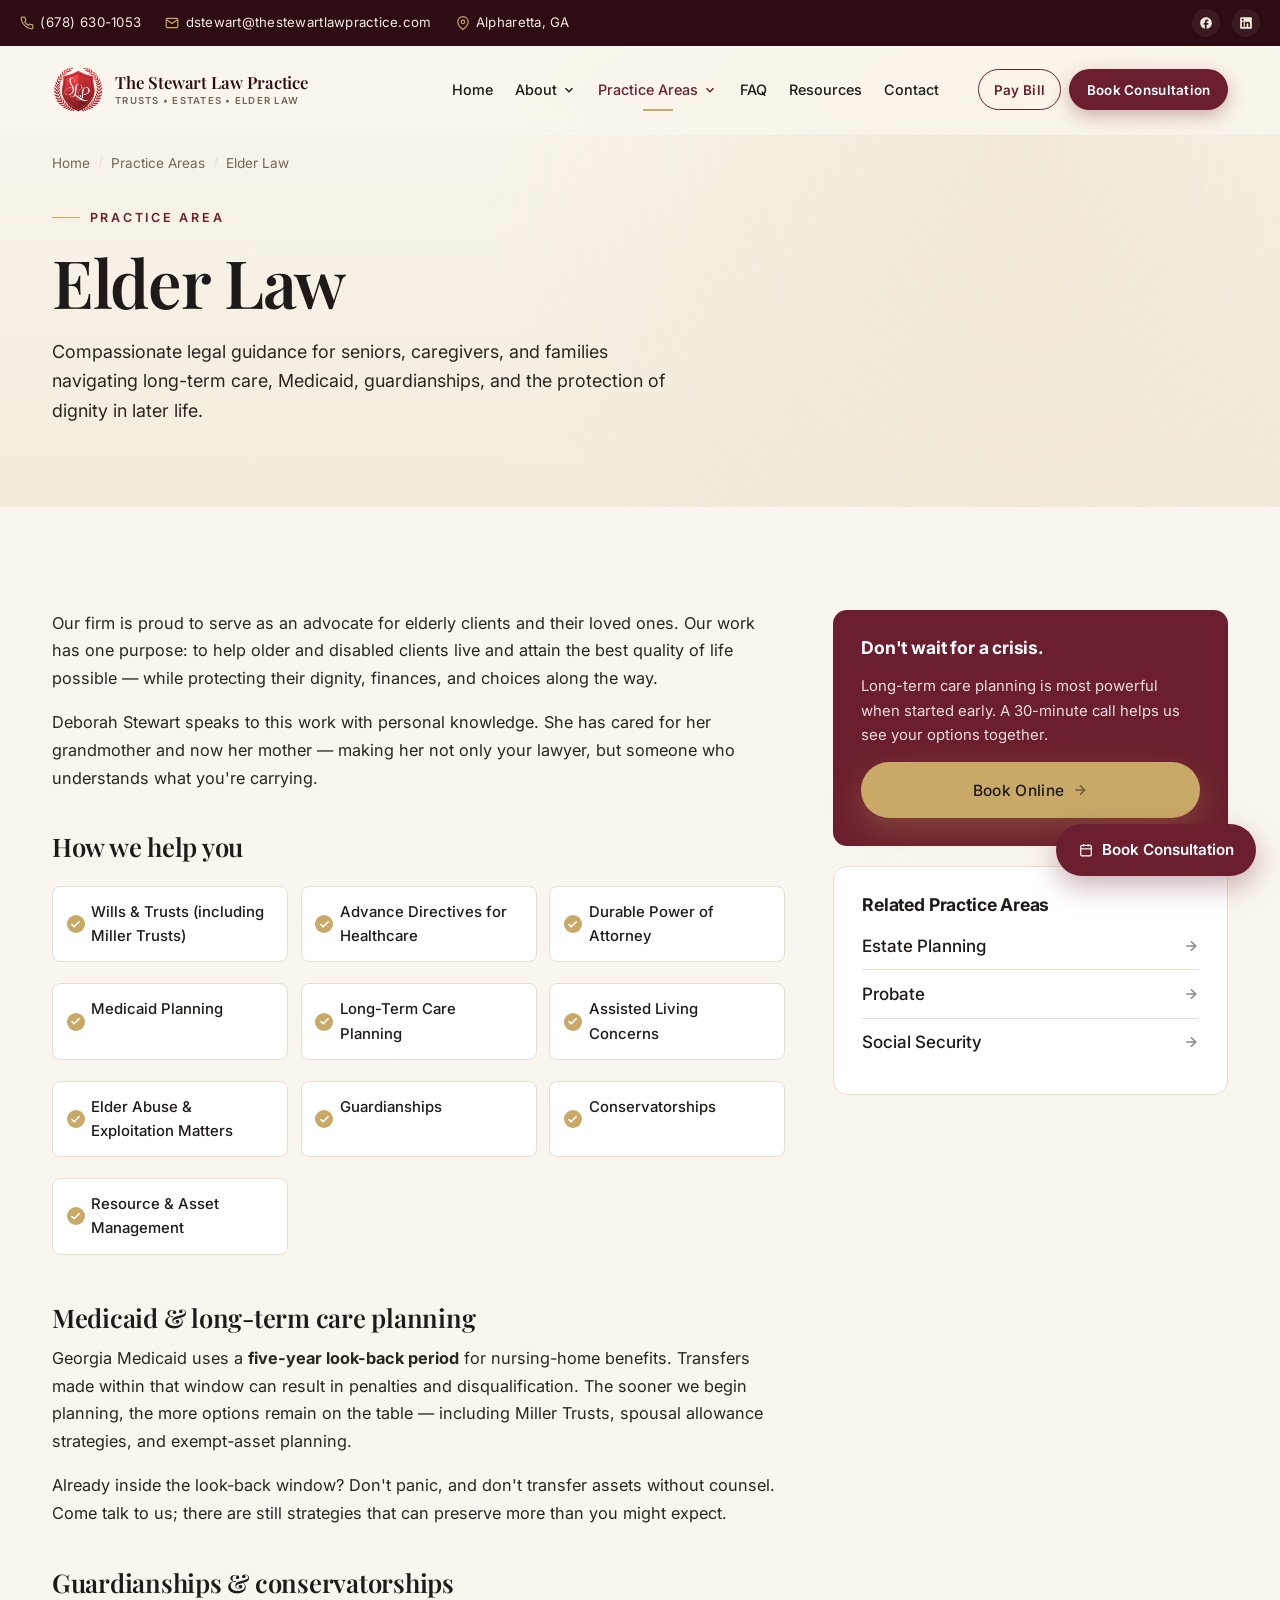
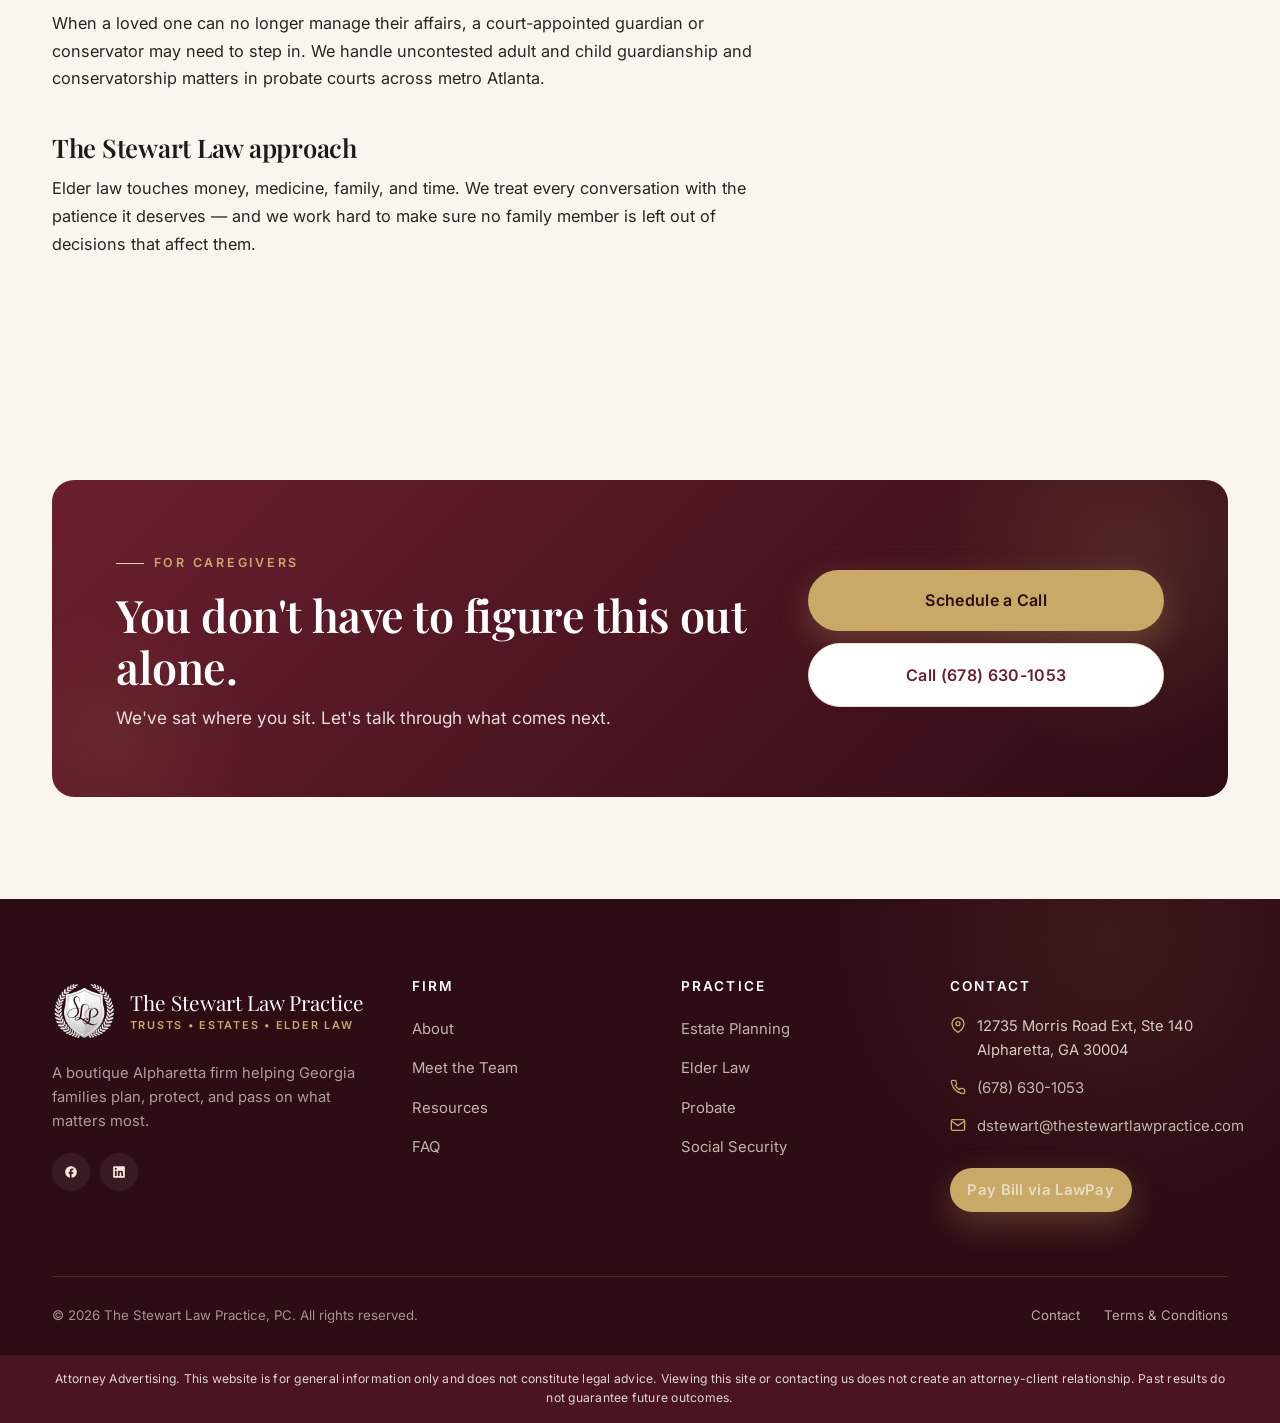
<file: elder-law.html>
<!DOCTYPE html>
<html lang="en">
<head>
<meta charset="UTF-8" />
<meta name="viewport" content="width=device-width, initial-scale=1.0" />
<title>Elder Law Attorney Alpharetta GA | Medicaid Planning</title>
<meta name="description" content="Elder law guidance for Georgia families: Medicaid planning, long-term care, guardianships, conservatorships, and protection from elder abuse." />
<link rel="canonical" href="https://www.thestewartlawpractice.com/elder-law" />
<meta property="og:title" content="Elder Law Attorney — Alpharetta, GA" />
<meta property="og:description" content="Elder law guidance for Georgia families: Medicaid planning, long-term care, guardianships, conservatorships, and protection from elder abuse." />
<meta property="og:type" content="website" />
<meta property="og:url" content="https://www.thestewartlawpractice.com/elder-law" />
<meta property="og:image" content="https://www.thestewartlawpractice.com/assets/images/og-share.png" />
<meta property="og:image:width" content="1200" />
<meta property="og:image:height" content="630" />
<meta property="og:site_name" content="The Stewart Law Practice" />
<meta name="twitter:card" content="summary_large_image" />
<meta name="twitter:title" content="Elder Law Attorney — Alpharetta, GA" />
<meta name="twitter:description" content="Elder law guidance for Georgia families: Medicaid planning, long-term care, guardianships, conservatorships, and protection from elder abuse." />
<meta name="twitter:image" content="https://www.thestewartlawpractice.com/assets/images/og-share.png" />
<link rel="icon" type="image/png" href="assets/images/logo/logo-mark-color.png" />
<link rel="preconnect" href="https://fonts.googleapis.com" />
<link rel="preconnect" href="https://fonts.gstatic.com" crossorigin />
<link href="https://fonts.googleapis.com/css2?family=Playfair+Display:ital,wght@0,400;0,500;0,600;0,700;1,400;1,500&family=Inter:wght@400;500;600;700&family=Italianno&display=swap" rel="stylesheet" />
<link rel="stylesheet" href="assets/css/styles.css" />
</head>
<body>
<header class="site-header">
  <div class="topbar"><div class="container topbar__inner"><div class="topbar__contact"><span><svg viewBox="0 0 24 24" fill="none" stroke="currentColor" stroke-width="2"><path d="M22 16.92v3a2 2 0 0 1-2.18 2 19.79 19.79 0 0 1-8.63-3.07 19.5 19.5 0 0 1-6-6 19.79 19.79 0 0 1-3.07-8.67A2 2 0 0 1 4.11 2h3a2 2 0 0 1 2 1.72 12.84 12.84 0 0 0 .7 2.81 2 2 0 0 1-.45 2.11L8.09 9.91a16 16 0 0 0 6 6l1.27-1.27a2 2 0 0 1 2.11-.45 12.84 12.84 0 0 0 2.81.7A2 2 0 0 1 22 16.92z"/></svg><a href="tel:6786301053">(678) 630-1053</a></span><span><svg viewBox="0 0 24 24" fill="none" stroke="currentColor" stroke-width="2"><path d="M4 4h16c1.1 0 2 .9 2 2v12c0 1.1-.9 2-2 2H4c-1.1 0-2-.9-2-2V6c0-1.1.9-2 2-2z"/><polyline points="22,6 12,13 2,6"/></svg><a href="mailto:dstewart@thestewartlawpractice.com">dstewart@thestewartlawpractice.com</a></span><span><svg viewBox="0 0 24 24" fill="none" stroke="currentColor" stroke-width="2"><path d="M21 10c0 7-9 13-9 13s-9-6-9-13a9 9 0 0 1 18 0z"/><circle cx="12" cy="10" r="3"/></svg>Alpharetta, GA</span></div><div class="topbar__socials"><a href="https://www.facebook.com/thestewartlawpractice" target="_blank" rel="noopener" aria-label="Facebook"><svg viewBox="0 0 24 24" fill="currentColor"><path d="M22 12c0-5.52-4.48-10-10-10S2 6.48 2 12c0 4.84 3.44 8.87 8 9.8V15H8v-3h2V9.5C10 7.57 11.57 6 13.5 6H16v3h-2c-.55 0-1 .45-1 1v2h3v3h-3v6.95c5.05-.5 9-4.76 9-9.95z"/></svg></a><a href="https://www.linkedin.com/company/the-stewart-law-practice-pc" target="_blank" rel="noopener" aria-label="LinkedIn"><svg viewBox="0 0 24 24" fill="currentColor"><path d="M20.5 2h-17A1.5 1.5 0 0 0 2 3.5v17A1.5 1.5 0 0 0 3.5 22h17a1.5 1.5 0 0 0 1.5-1.5v-17A1.5 1.5 0 0 0 20.5 2zM8 19H5v-9h3zM6.5 8.25A1.75 1.75 0 1 1 8.25 6.5 1.78 1.78 0 0 1 6.5 8.25zM19 19h-3v-4.74c0-1.42-.6-1.93-1.38-1.93A1.74 1.74 0 0 0 13 14.19a.66.66 0 0 0 0 .14V19h-3v-9h2.9v1.3a3.11 3.11 0 0 1 2.7-1.4c1.55 0 3.36.86 3.36 3.66z"/></svg></a></div></div></div>
  <div class="container"><nav class="nav"><a class="brand" href="index.html"><span class="brand__mark"><picture><source srcset="assets/images/logo/logo-mark-color.webp" type="image/webp" /><img src="assets/images/logo/logo-mark-color.png" alt="The Stewart Law Practice crest" /></picture></span><span class="brand__text"><span class="brand__name">The Stewart Law Practice</span><span class="brand__tag">Trusts &bull; Estates &bull; Elder Law</span></span></a><ul class="nav__list"><li class="nav__item"><a href="index.html" class="nav__link ">Home</a></li><li class="nav__item has-dropdown"><a href="about.html" class="nav__link ">About <svg viewBox="0 0 24 24" fill="none" stroke="currentColor" stroke-width="2.5"><polyline points="6 9 12 15 18 9"/></svg></a><div class="dropdown"><a href="about.html"><span class="dropdown__icon"><svg viewBox="0 0 24 24" fill="none" stroke="currentColor" stroke-width="2"><path d="M3 21v-2a4 4 0 0 1 4-4h10a4 4 0 0 1 4 4v2"/><circle cx="12" cy="7" r="4"/></svg></span><span><span class="dropdown__title">Our Firm</span></span></a><a href="team.html"><span class="dropdown__icon"><svg viewBox="0 0 24 24" fill="none" stroke="currentColor" stroke-width="2"><path d="M17 21v-2a4 4 0 0 0-4-4H5a4 4 0 0 0-4 4v2"/><circle cx="9" cy="7" r="4"/></svg></span><span><span class="dropdown__title">Meet the Team</span></span></a></div></li><li class="nav__item has-dropdown"><a href="#" class="nav__link is-active">Practice Areas <svg viewBox="0 0 24 24" fill="none" stroke="currentColor" stroke-width="2.5"><polyline points="6 9 12 15 18 9"/></svg></a><div class="dropdown"><a href="estate-planning.html"><span class="dropdown__icon"><svg viewBox="0 0 24 24" fill="none" stroke="currentColor" stroke-width="2"><path d="M14 2H6a2 2 0 0 0-2 2v16a2 2 0 0 0 2 2h12a2 2 0 0 0 2-2V8z"/><polyline points="14 2 14 8 20 8"/></svg></span><span><span class="dropdown__title">Estate Planning</span></span></a><a href="elder-law.html"><span class="dropdown__icon"><svg viewBox="0 0 24 24" fill="none" stroke="currentColor" stroke-width="2"><path d="M20.84 4.61a5.5 5.5 0 0 0-7.78 0L12 5.67l-1.06-1.06a5.5 5.5 0 0 0-7.78 7.78l1.06 1.06L12 21.23l7.78-7.78 1.06-1.06a5.5 5.5 0 0 0 0-7.78z"/></svg></span><span><span class="dropdown__title">Elder Law</span></span></a><a href="probate.html"><span class="dropdown__icon"><svg viewBox="0 0 24 24" fill="none" stroke="currentColor" stroke-width="2"><path d="M12 2v20M5 7l7-5 7 5M3 22h18"/></svg></span><span><span class="dropdown__title">Probate</span></span></a><a href="social-security.html"><span class="dropdown__icon"><svg viewBox="0 0 24 24" fill="none" stroke="currentColor" stroke-width="2"><circle cx="12" cy="12" r="10"/></svg></span><span><span class="dropdown__title">Social Security</span></span></a></div></li><li class="nav__item"><a href="faq.html" class="nav__link ">FAQ</a></li><li class="nav__item"><a href="resources.html" class="nav__link ">Resources</a></li><li class="nav__item"><a href="contact.html" class="nav__link ">Contact</a></li></ul><div class="nav__cta"><a href="https://secure.lawpay.com/pages/thestewartlawpractice/operating" target="_blank" rel="noopener" class="btn btn--ghost btn--sm">Pay Bill</a><a href="https://calendly.com/meetwithstewartlaw" target="_blank" rel="noopener" class="btn btn--primary btn--sm">Book Consultation</a></div><button class="nav__toggle" data-nav-toggle aria-label="Open menu"><svg viewBox="0 0 24 24" fill="none" stroke="currentColor" stroke-width="2.2" stroke-linecap="round" aria-hidden="true"><line x1="4" y1="7" x2="20" y2="7"/><line x1="4" y1="12" x2="20" y2="12"/><line x1="4" y1="17" x2="20" y2="17"/></svg></button></nav></div>
</header>
<div class="mobile-nav" data-mobile-nav><ul class="mobile-nav__list"><li class="mobile-nav__item"><a href="index.html" class="mobile-nav__link">Home</a></li><li class="mobile-nav__item"><button class="mobile-nav__link" data-mobile-sub>About <svg viewBox="0 0 24 24" fill="none" stroke="currentColor" stroke-width="2.5"><polyline points="6 9 12 15 18 9"/></svg></button><div class="mobile-nav__sub"><a href="about.html">Our Firm</a><a href="team.html">Meet the Team</a></div></li><li class="mobile-nav__item"><button class="mobile-nav__link" data-mobile-sub>Practice Areas <svg viewBox="0 0 24 24" fill="none" stroke="currentColor" stroke-width="2.5"><polyline points="6 9 12 15 18 9"/></svg></button><div class="mobile-nav__sub"><a href="estate-planning.html">Estate Planning</a><a href="elder-law.html">Elder Law</a><a href="probate.html">Probate</a><a href="social-security.html">Social Security</a></div></li><li class="mobile-nav__item"><a href="faq.html" class="mobile-nav__link">FAQ</a></li><li class="mobile-nav__item"><a href="resources.html" class="mobile-nav__link">Resources</a></li><li class="mobile-nav__item"><a href="contact.html" class="mobile-nav__link">Contact</a></li></ul><div class="mobile-nav__cta"><a href="https://calendly.com/meetwithstewartlaw" target="_blank" rel="noopener" class="btn btn--primary">Book a Consultation</a><a href="tel:6786301053" class="btn btn--ghost">Call (678) 630-1053</a></div></div>
<section class="page-header"><div class="container"><div class="page-header__inner reveal"><nav class="breadcrumb"><a href="index.html">Home</a> <span class="breadcrumb__sep">/</span> <span>Practice Areas</span> <span class="breadcrumb__sep">/</span> <span>Elder Law</span></nav><span class="eyebrow">Practice area</span><h1>Elder Law</h1><p>Compassionate legal guidance for seniors, caregivers, and families navigating long-term care, Medicaid, guardianships, and the protection of dignity in later life.</p></div></div></section>

<section class="section"><div class="container"><div class="practice-detail"><div class="practice-detail__main reveal">
<p class="lead">Our firm is proud to serve as an advocate for elderly clients and their loved ones. Our work has one purpose: to help older and disabled clients live and attain the best quality of life possible &mdash; while protecting their dignity, finances, and choices along the way.</p>
<p>Deborah Stewart speaks to this work with personal knowledge. She has cared for her grandmother and now her mother &mdash; making her not only your lawyer, but someone who understands what you're carrying.</p>

<h2>How we help you</h2>
<ul class="helps-list">
<li>Wills &amp; Trusts (including Miller Trusts)</li>
<li>Advance Directives for Healthcare</li>
<li>Durable Power of Attorney</li>
<li>Medicaid Planning</li>
<li>Long-Term Care Planning</li>
<li>Assisted Living Concerns</li>
<li>Elder Abuse &amp; Exploitation Matters</li>
<li>Guardianships</li>
<li>Conservatorships</li>
<li>Resource &amp; Asset Management</li>
</ul>

<h2>Medicaid &amp; long-term care planning</h2>
<p>Georgia Medicaid uses a <strong>five-year look-back period</strong> for nursing-home benefits. Transfers made within that window can result in penalties and disqualification. The sooner we begin planning, the more options remain on the table &mdash; including Miller Trusts, spousal allowance strategies, and exempt-asset planning.</p>
<p>Already inside the look-back window? Don't panic, and don't transfer assets without counsel. Come talk to us; there are still strategies that can preserve more than you might expect.</p>

<h2>Guardianships &amp; conservatorships</h2>
<p>When a loved one can no longer manage their affairs, a court-appointed guardian or conservator may need to step in. We handle uncontested adult and child guardianship and conservatorship matters in probate courts across metro Atlanta.</p>

<h2>The Stewart Law approach</h2>
<p>Elder law touches money, medicine, family, and time. We treat every conversation with the patience it deserves &mdash; and we work hard to make sure no family member is left out of decisions that affect them.</p>
</div>
<aside class="practice-detail__aside">
<div class="aside-card aside-card--primary reveal"><h3>Don't wait for a crisis.</h3><p>Long-term care planning is most powerful when started early. A 30-minute call helps us see your options together.</p><a href="https://calendly.com/meetwithstewartlaw" target="_blank" rel="noopener" class="btn btn--gold">Book Online <svg viewBox="0 0 24 24" fill="none" stroke="currentColor" stroke-width="2.4"><line x1="5" y1="12" x2="19" y2="12"/><polyline points="12 5 19 12 12 19"/></svg></a></div>
<div class="aside-card reveal reveal-delay-1"><h3>Related Practice Areas</h3><ul><li><a href="estate-planning.html">Estate Planning <svg viewBox="0 0 24 24" fill="none" stroke="currentColor" stroke-width="2.4"><line x1="5" y1="12" x2="19" y2="12"/><polyline points="12 5 19 12 12 19"/></svg></a></li><li><a href="probate.html">Probate <svg viewBox="0 0 24 24" fill="none" stroke="currentColor" stroke-width="2.4"><line x1="5" y1="12" x2="19" y2="12"/><polyline points="12 5 19 12 12 19"/></svg></a></li><li><a href="social-security.html">Social Security <svg viewBox="0 0 24 24" fill="none" stroke="currentColor" stroke-width="2.4"><line x1="5" y1="12" x2="19" y2="12"/><polyline points="12 5 19 12 12 19"/></svg></a></li></ul></div>
</aside></div></div></section>

<section class="section"><div class="container"><div class="cta-block reveal"><div class="cta-block__inner"><div><span class="eyebrow" style="color: var(--color-gold);">For caregivers</span><h2>You don't have to figure this out alone.</h2><p>We've sat where you sit. Let's talk through what comes next.</p></div><div class="cta-block__actions"><a href="https://calendly.com/meetwithstewartlaw" target="_blank" rel="noopener" class="btn btn--gold btn--lg">Schedule a Call</a><a href="tel:6786301053" class="btn btn--light btn--lg">Call (678) 630-1053</a></div></div></div></section>
<footer class="site-footer"><div class="container"><div class="footer__grid"><div class="footer__brand-block"><div class="footer__brand"><span class="footer__brand-mark"><picture><source srcset="assets/images/logo/logo-mark-white.webp" type="image/webp" /><img src="assets/images/logo/logo-mark-white.png" alt="" /></picture></span><div class="footer__brand-text"><span class="footer__brand-name">The Stewart Law Practice</span><span class="footer__brand-tag">Trusts &bull; Estates &bull; Elder Law</span></div></div><p class="footer__desc">A boutique Alpharetta firm helping Georgia families plan, protect, and pass on what matters most.</p><div class="footer__socials"><a href="https://www.facebook.com/thestewartlawpractice" target="_blank" rel="noopener" aria-label="Facebook"><svg viewBox="0 0 24 24" fill="currentColor"><path d="M22 12c0-5.52-4.48-10-10-10S2 6.48 2 12c0 4.84 3.44 8.87 8 9.8V15H8v-3h2V9.5C10 7.57 11.57 6 13.5 6H16v3h-2c-.55 0-1 .45-1 1v2h3v3h-3v6.95c5.05-.5 9-4.76 9-9.95z"/></svg></a><a href="https://www.linkedin.com/company/the-stewart-law-practice-pc" target="_blank" rel="noopener" aria-label="LinkedIn"><svg viewBox="0 0 24 24" fill="currentColor"><path d="M20.5 2h-17A1.5 1.5 0 0 0 2 3.5v17A1.5 1.5 0 0 0 3.5 22h17a1.5 1.5 0 0 0 1.5-1.5v-17A1.5 1.5 0 0 0 20.5 2zM8 19H5v-9h3zM6.5 8.25A1.75 1.75 0 1 1 8.25 6.5 1.78 1.78 0 0 1 6.5 8.25zM19 19h-3v-4.74c0-1.42-.6-1.93-1.38-1.93A1.74 1.74 0 0 0 13 14.19a.66.66 0 0 0 0 .14V19h-3v-9h2.9v1.3a3.11 3.11 0 0 1 2.7-1.4c1.55 0 3.36.86 3.36 3.66z"/></svg></a></div></div><div class="footer__col"><h4>Firm</h4><ul><li><a href="about.html">About</a></li><li><a href="team.html">Meet the Team</a></li><li><a href="resources.html">Resources</a></li><li><a href="faq.html">FAQ</a></li></ul></div><div class="footer__col"><h4>Practice</h4><ul><li><a href="estate-planning.html">Estate Planning</a></li><li><a href="elder-law.html">Elder Law</a></li><li><a href="probate.html">Probate</a></li><li><a href="social-security.html">Social Security</a></li></ul></div><div class="footer__col"><h4>Contact</h4><div class="footer__contact-line"><svg viewBox="0 0 24 24" fill="none" stroke="currentColor" stroke-width="2"><path d="M21 10c0 7-9 13-9 13s-9-6-9-13a9 9 0 0 1 18 0z"/><circle cx="12" cy="10" r="3"/></svg> 12735 Morris Road Ext, Ste 140<br/>Alpharetta, GA 30004</div><div class="footer__contact-line"><svg viewBox="0 0 24 24" fill="none" stroke="currentColor" stroke-width="2"><path d="M22 16.92v3a2 2 0 0 1-2.18 2 19.79 19.79 0 0 1-8.63-3.07 19.5 19.5 0 0 1-6-6 19.79 19.79 0 0 1-3.07-8.67A2 2 0 0 1 4.11 2h3a2 2 0 0 1 2 1.72 12.84 12.84 0 0 0 .7 2.81 2 2 0 0 1-.45 2.11L8.09 9.91a16 16 0 0 0 6 6l1.27-1.27a2 2 0 0 1 2.11-.45 12.84 12.84 0 0 0 2.81.7A2 2 0 0 1 22 16.92z"/></svg> <a href="tel:6786301053">(678) 630-1053</a></div><div class="footer__contact-line"><svg viewBox="0 0 24 24" fill="none" stroke="currentColor" stroke-width="2"><path d="M4 4h16c1.1 0 2 .9 2 2v12c0 1.1-.9 2-2 2H4c-1.1 0-2-.9-2-2V6c0-1.1.9-2 2-2z"/><polyline points="22,6 12,13 2,6"/></svg> <a href="mailto:dstewart@thestewartlawpractice.com">dstewart@thestewartlawpractice.com</a></div><a href="https://secure.lawpay.com/pages/thestewartlawpractice/operating" target="_blank" rel="noopener" class="btn btn--gold btn--sm" style="margin-top: 1rem">Pay Bill via LawPay</a></div></div><div class="footer__bottom"><div>© <span data-year>2026</span> The Stewart Law Practice, PC. All rights reserved.</div><div class="footer__legal"><a href="contact.html">Contact</a><a href="https://www.thestewartlawpractice.com/terms-conditions" target="_blank" rel="noopener">Terms &amp; Conditions</a></div></div></div><div class="disclaimer-bar"><div class="container"><em>Attorney Advertising. This website is for general information only and does not constitute legal advice. Viewing this site or contacting us does not create an attorney-client relationship. Past results do not guarantee future outcomes.</em></div></div></footer>
<div class="fab-stack" aria-hidden="false">
  <button class="back-to-top" aria-label="Back to top" type="button"><svg viewBox="0 0 24 24" fill="none" stroke="currentColor" stroke-width="2.4" stroke-linecap="round" stroke-linejoin="round" aria-hidden="true"><line x1="12" y1="19" x2="12" y2="5"/><polyline points="5 12 12 5 19 12"/></svg></button>
  <a href="https://calendly.com/meetwithstewartlaw" target="_blank" rel="noopener" class="fab" aria-label="Book a consultation"><svg viewBox="0 0 24 24" fill="none" stroke="currentColor" stroke-width="2" aria-hidden="true"><rect x="3" y="4" width="18" height="18" rx="2" ry="2"/><line x1="16" y1="2" x2="16" y2="6"/><line x1="8" y1="2" x2="8" y2="6"/><line x1="3" y1="10" x2="21" y2="10"/></svg>Book Consultation</a>
</div>
<script>
/* Inline hamburger fallback — wires the toggle even if main.js fails to load.
   Sets t.dataset.bootWired so main.js will not double-wire. */
(function(){
  var t=document.querySelector("[data-nav-toggle]");
  var n=document.querySelector("[data-mobile-nav]");
  if(!t||!n) return;
  if(t.dataset.bootWired) return; t.dataset.bootWired="1";
  var ICON_OPEN=t.innerHTML;
  var ICON_CLOSE="<svg viewBox=\"0 0 24 24\" fill=\"none\" stroke=\"currentColor\" stroke-width=\"2.2\" stroke-linecap=\"round\" aria-hidden=\"true\"><line x1=\"6\" y1=\"6\" x2=\"18\" y2=\"18\"/><line x1=\"6\" y1=\"18\" x2=\"18\" y2=\"6\"/></svg>";
  function close(){n.classList.remove("is-open");t.setAttribute("aria-expanded","false");t.innerHTML=ICON_OPEN;document.body.style.overflow="";}
  function open(){n.classList.add("is-open");t.setAttribute("aria-expanded","true");t.innerHTML=ICON_CLOSE;document.body.style.overflow="hidden";}
  t.addEventListener("click",function(e){e.preventDefault();e.stopPropagation();n.classList.contains("is-open")?close():open();});
  n.addEventListener("click",function(e){if(e.target===n) close();});
  n.querySelectorAll("a").forEach(function(a){a.addEventListener("click",close);});
  document.addEventListener("keydown",function(e){if(e.key==="Escape" && n.classList.contains("is-open")) close();});
})();
</script>
<script src="assets/js/main.js?v=3"></script>
</body>
</html>
</file>
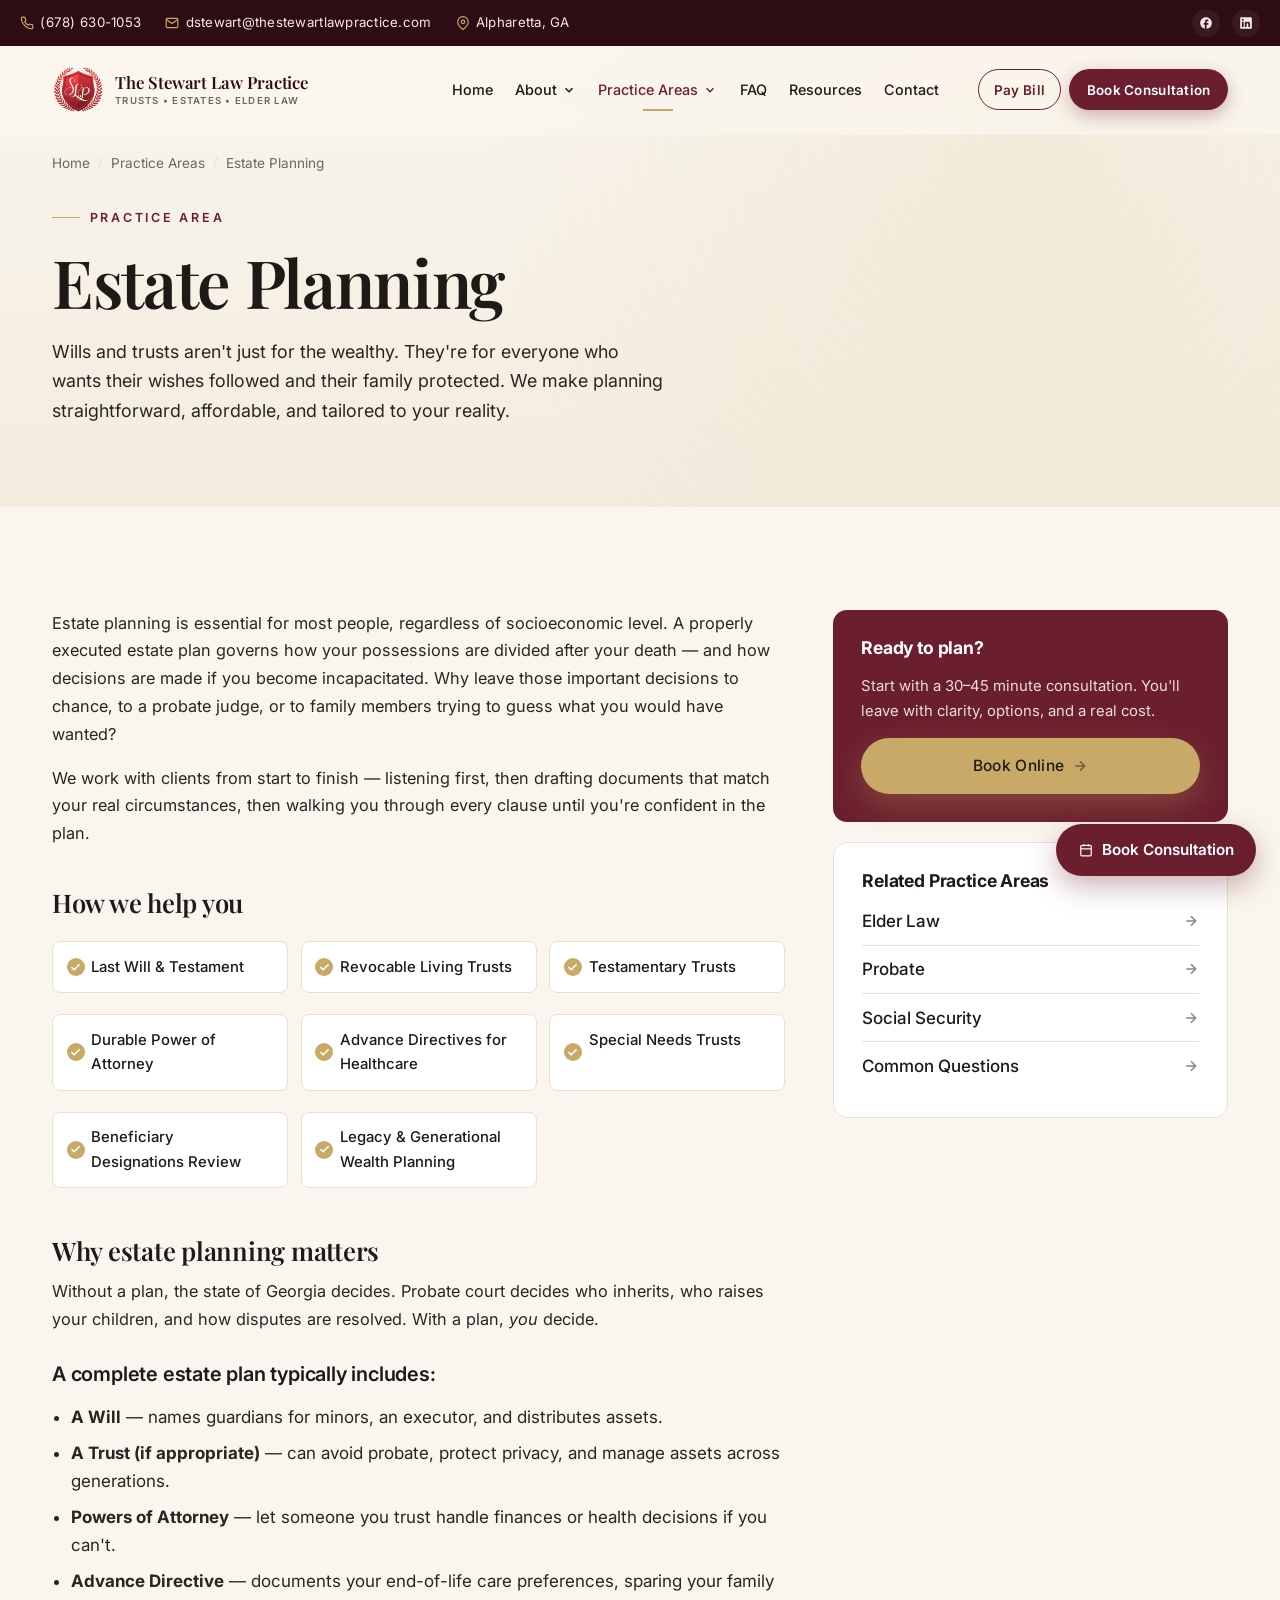
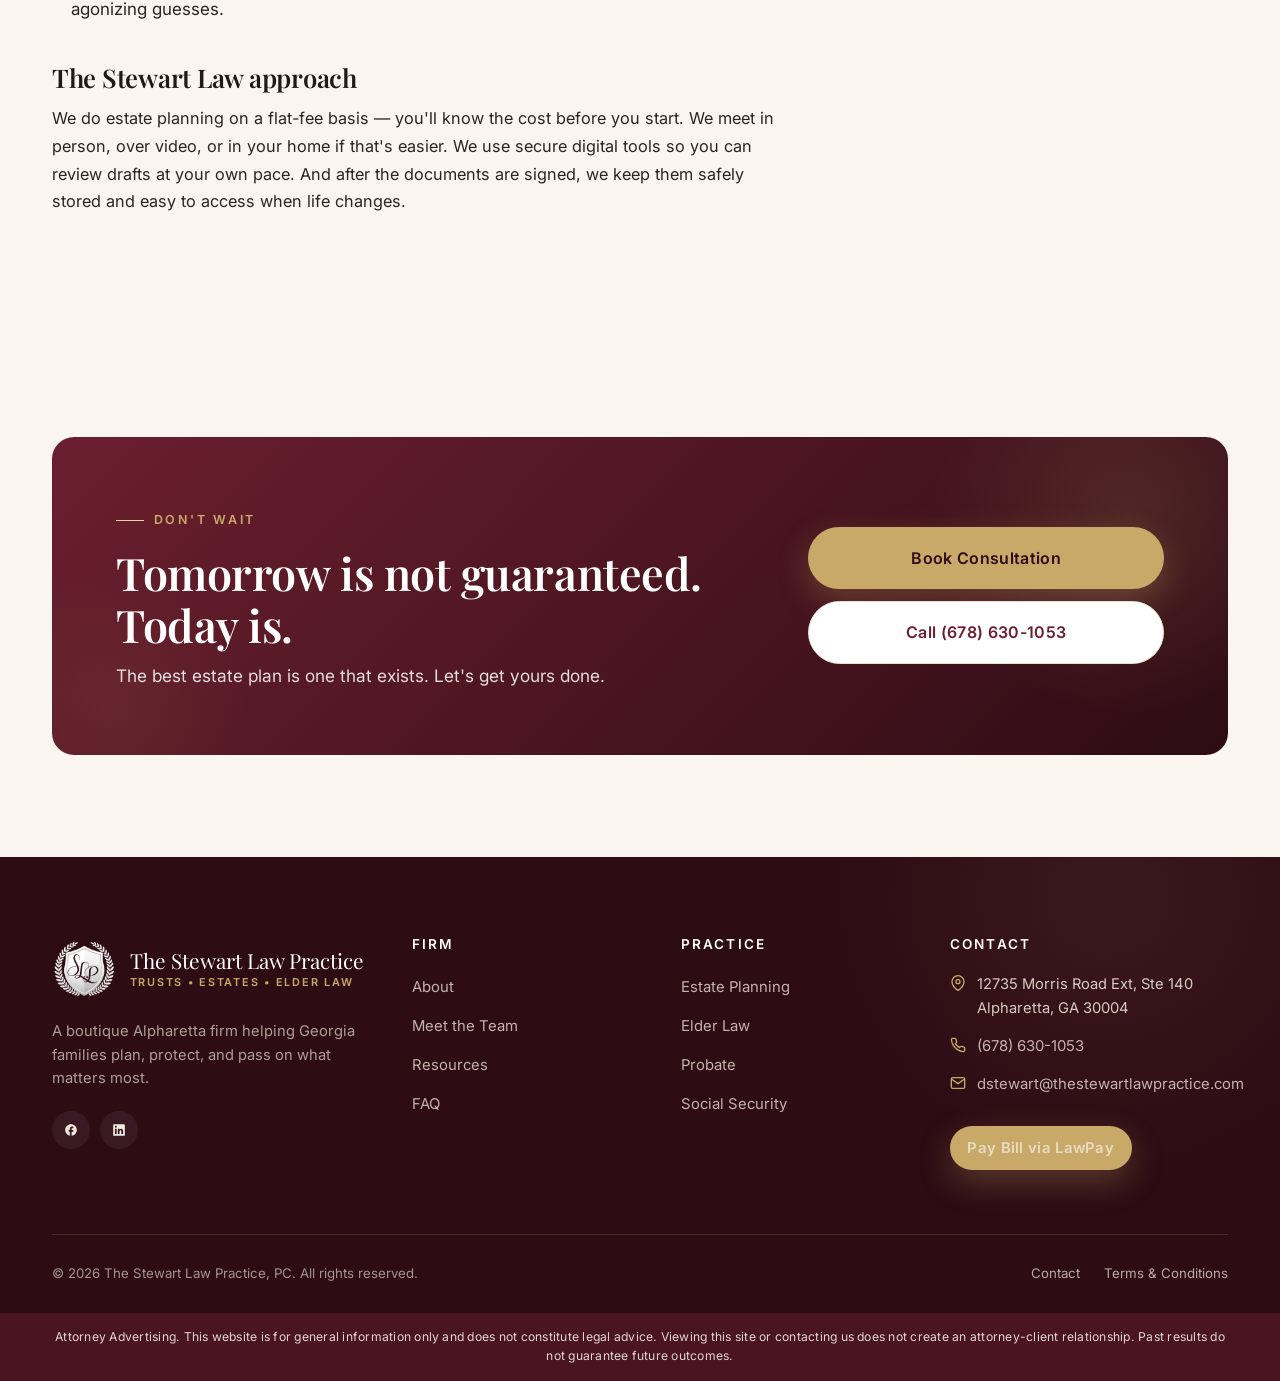
<file: estate-planning.html>
<!DOCTYPE html>
<html lang="en">
<head>
<meta charset="UTF-8" />
<meta name="viewport" content="width=device-width, initial-scale=1.0" />
<title>Estate Planning Attorney Alpharetta GA | Wills & Trusts</title>
<meta name="description" content="Georgia estate planning: wills, revocable living trusts, powers of attorney, advance directives, and special-needs trusts. Boutique Alpharetta firm." />
<link rel="canonical" href="https://www.thestewartlawpractice.com/estate-planning" />
<meta property="og:title" content="Estate Planning Attorney — Alpharetta, GA" />
<meta property="og:description" content="Georgia estate planning: wills, revocable living trusts, powers of attorney, advance directives, and special-needs trusts. Boutique Alpharetta firm." />
<meta property="og:type" content="website" />
<meta property="og:url" content="https://www.thestewartlawpractice.com/estate-planning" />
<meta property="og:image" content="https://www.thestewartlawpractice.com/assets/images/og-share.png" />
<meta property="og:image:width" content="1200" />
<meta property="og:image:height" content="630" />
<meta property="og:site_name" content="The Stewart Law Practice" />
<meta name="twitter:card" content="summary_large_image" />
<meta name="twitter:title" content="Estate Planning Attorney — Alpharetta, GA" />
<meta name="twitter:description" content="Georgia estate planning: wills, revocable living trusts, powers of attorney, advance directives, and special-needs trusts. Boutique Alpharetta firm." />
<meta name="twitter:image" content="https://www.thestewartlawpractice.com/assets/images/og-share.png" />
<link rel="icon" type="image/png" href="assets/images/logo/logo-mark-color.png" />
<link rel="preconnect" href="https://fonts.googleapis.com" />
<link rel="preconnect" href="https://fonts.gstatic.com" crossorigin />
<link href="https://fonts.googleapis.com/css2?family=Playfair+Display:ital,wght@0,400;0,500;0,600;0,700;1,400;1,500&family=Inter:wght@400;500;600;700&family=Italianno&display=swap" rel="stylesheet" />
<link rel="stylesheet" href="assets/css/styles.css" />
</head>
<body>
<header class="site-header">
  <div class="topbar"><div class="container topbar__inner"><div class="topbar__contact"><span><svg viewBox="0 0 24 24" fill="none" stroke="currentColor" stroke-width="2"><path d="M22 16.92v3a2 2 0 0 1-2.18 2 19.79 19.79 0 0 1-8.63-3.07 19.5 19.5 0 0 1-6-6 19.79 19.79 0 0 1-3.07-8.67A2 2 0 0 1 4.11 2h3a2 2 0 0 1 2 1.72 12.84 12.84 0 0 0 .7 2.81 2 2 0 0 1-.45 2.11L8.09 9.91a16 16 0 0 0 6 6l1.27-1.27a2 2 0 0 1 2.11-.45 12.84 12.84 0 0 0 2.81.7A2 2 0 0 1 22 16.92z"/></svg><a href="tel:6786301053">(678) 630-1053</a></span><span><svg viewBox="0 0 24 24" fill="none" stroke="currentColor" stroke-width="2"><path d="M4 4h16c1.1 0 2 .9 2 2v12c0 1.1-.9 2-2 2H4c-1.1 0-2-.9-2-2V6c0-1.1.9-2 2-2z"/><polyline points="22,6 12,13 2,6"/></svg><a href="mailto:dstewart@thestewartlawpractice.com">dstewart@thestewartlawpractice.com</a></span><span><svg viewBox="0 0 24 24" fill="none" stroke="currentColor" stroke-width="2"><path d="M21 10c0 7-9 13-9 13s-9-6-9-13a9 9 0 0 1 18 0z"/><circle cx="12" cy="10" r="3"/></svg>Alpharetta, GA</span></div><div class="topbar__socials"><a href="https://www.facebook.com/thestewartlawpractice" target="_blank" rel="noopener" aria-label="Facebook"><svg viewBox="0 0 24 24" fill="currentColor"><path d="M22 12c0-5.52-4.48-10-10-10S2 6.48 2 12c0 4.84 3.44 8.87 8 9.8V15H8v-3h2V9.5C10 7.57 11.57 6 13.5 6H16v3h-2c-.55 0-1 .45-1 1v2h3v3h-3v6.95c5.05-.5 9-4.76 9-9.95z"/></svg></a><a href="https://www.linkedin.com/company/the-stewart-law-practice-pc" target="_blank" rel="noopener" aria-label="LinkedIn"><svg viewBox="0 0 24 24" fill="currentColor"><path d="M20.5 2h-17A1.5 1.5 0 0 0 2 3.5v17A1.5 1.5 0 0 0 3.5 22h17a1.5 1.5 0 0 0 1.5-1.5v-17A1.5 1.5 0 0 0 20.5 2zM8 19H5v-9h3zM6.5 8.25A1.75 1.75 0 1 1 8.25 6.5 1.78 1.78 0 0 1 6.5 8.25zM19 19h-3v-4.74c0-1.42-.6-1.93-1.38-1.93A1.74 1.74 0 0 0 13 14.19a.66.66 0 0 0 0 .14V19h-3v-9h2.9v1.3a3.11 3.11 0 0 1 2.7-1.4c1.55 0 3.36.86 3.36 3.66z"/></svg></a></div></div></div>
  <div class="container"><nav class="nav"><a class="brand" href="index.html"><span class="brand__mark"><picture><source srcset="assets/images/logo/logo-mark-color.webp" type="image/webp" /><img src="assets/images/logo/logo-mark-color.png" alt="The Stewart Law Practice crest" /></picture></span><span class="brand__text"><span class="brand__name">The Stewart Law Practice</span><span class="brand__tag">Trusts &bull; Estates &bull; Elder Law</span></span></a><ul class="nav__list"><li class="nav__item"><a href="index.html" class="nav__link">Home</a></li><li class="nav__item has-dropdown"><a href="about.html" class="nav__link">About <svg viewBox="0 0 24 24" fill="none" stroke="currentColor" stroke-width="2.5"><polyline points="6 9 12 15 18 9"/></svg></a><div class="dropdown"><a href="about.html"><span class="dropdown__icon"><svg viewBox="0 0 24 24" fill="none" stroke="currentColor" stroke-width="2"><path d="M3 21v-2a4 4 0 0 1 4-4h10a4 4 0 0 1 4 4v2"/><circle cx="12" cy="7" r="4"/></svg></span><span><span class="dropdown__title">Our Firm</span></span></a><a href="team.html"><span class="dropdown__icon"><svg viewBox="0 0 24 24" fill="none" stroke="currentColor" stroke-width="2"><path d="M17 21v-2a4 4 0 0 0-4-4H5a4 4 0 0 0-4 4v2"/><circle cx="9" cy="7" r="4"/></svg></span><span><span class="dropdown__title">Meet the Team</span></span></a></div></li><li class="nav__item has-dropdown"><a href="#" class="nav__link is-active">Practice Areas <svg viewBox="0 0 24 24" fill="none" stroke="currentColor" stroke-width="2.5"><polyline points="6 9 12 15 18 9"/></svg></a><div class="dropdown"><a href="estate-planning.html"><span class="dropdown__icon"><svg viewBox="0 0 24 24" fill="none" stroke="currentColor" stroke-width="2"><path d="M14 2H6a2 2 0 0 0-2 2v16a2 2 0 0 0 2 2h12a2 2 0 0 0 2-2V8z"/><polyline points="14 2 14 8 20 8"/></svg></span><span><span class="dropdown__title">Estate Planning</span></span></a><a href="elder-law.html"><span class="dropdown__icon"><svg viewBox="0 0 24 24" fill="none" stroke="currentColor" stroke-width="2"><path d="M20.84 4.61a5.5 5.5 0 0 0-7.78 0L12 5.67l-1.06-1.06a5.5 5.5 0 0 0-7.78 7.78l1.06 1.06L12 21.23l7.78-7.78 1.06-1.06a5.5 5.5 0 0 0 0-7.78z"/></svg></span><span><span class="dropdown__title">Elder Law</span></span></a><a href="probate.html"><span class="dropdown__icon"><svg viewBox="0 0 24 24" fill="none" stroke="currentColor" stroke-width="2"><path d="M12 2v20M5 7l7-5 7 5M3 22h18"/></svg></span><span><span class="dropdown__title">Probate</span></span></a><a href="social-security.html"><span class="dropdown__icon"><svg viewBox="0 0 24 24" fill="none" stroke="currentColor" stroke-width="2"><circle cx="12" cy="12" r="10"/></svg></span><span><span class="dropdown__title">Social Security</span></span></a></div></li><li class="nav__item"><a href="faq.html" class="nav__link">FAQ</a></li><li class="nav__item"><a href="resources.html" class="nav__link">Resources</a></li><li class="nav__item"><a href="contact.html" class="nav__link">Contact</a></li></ul><div class="nav__cta"><a href="https://secure.lawpay.com/pages/thestewartlawpractice/operating" target="_blank" rel="noopener" class="btn btn--ghost btn--sm">Pay Bill</a><a href="https://calendly.com/meetwithstewartlaw" target="_blank" rel="noopener" class="btn btn--primary btn--sm">Book Consultation</a></div><button class="nav__toggle" data-nav-toggle aria-label="Open menu"><svg viewBox="0 0 24 24" fill="none" stroke="currentColor" stroke-width="2.2" stroke-linecap="round" aria-hidden="true"><line x1="4" y1="7" x2="20" y2="7"/><line x1="4" y1="12" x2="20" y2="12"/><line x1="4" y1="17" x2="20" y2="17"/></svg></button></nav></div>
</header>
<div class="mobile-nav" data-mobile-nav><ul class="mobile-nav__list"><li class="mobile-nav__item"><a href="index.html" class="mobile-nav__link">Home</a></li><li class="mobile-nav__item"><button class="mobile-nav__link" data-mobile-sub>About <svg viewBox="0 0 24 24" fill="none" stroke="currentColor" stroke-width="2.5"><polyline points="6 9 12 15 18 9"/></svg></button><div class="mobile-nav__sub"><a href="about.html">Our Firm</a><a href="team.html">Meet the Team</a></div></li><li class="mobile-nav__item"><button class="mobile-nav__link" data-mobile-sub>Practice Areas <svg viewBox="0 0 24 24" fill="none" stroke="currentColor" stroke-width="2.5"><polyline points="6 9 12 15 18 9"/></svg></button><div class="mobile-nav__sub"><a href="estate-planning.html">Estate Planning</a><a href="elder-law.html">Elder Law</a><a href="probate.html">Probate</a><a href="social-security.html">Social Security</a></div></li><li class="mobile-nav__item"><a href="faq.html" class="mobile-nav__link">FAQ</a></li><li class="mobile-nav__item"><a href="resources.html" class="mobile-nav__link">Resources</a></li><li class="mobile-nav__item"><a href="contact.html" class="mobile-nav__link">Contact</a></li></ul><div class="mobile-nav__cta"><a href="https://calendly.com/meetwithstewartlaw" target="_blank" rel="noopener" class="btn btn--primary">Book a Consultation</a><a href="tel:6786301053" class="btn btn--ghost">Call (678) 630-1053</a></div></div>

<section class="page-header">
  <div class="container"><div class="page-header__inner reveal"><nav class="breadcrumb"><a href="index.html">Home</a> <span class="breadcrumb__sep">/</span> <span>Practice Areas</span> <span class="breadcrumb__sep">/</span> <span>Estate Planning</span></nav><span class="eyebrow">Practice area</span><h1>Estate Planning</h1><p>Wills and trusts aren't just for the wealthy. They're for everyone who wants their wishes followed and their family protected. We make planning straightforward, affordable, and tailored to your reality.</p></div></div>
</section>

<section class="section">
  <div class="container">
    <div class="practice-detail">
      <div class="practice-detail__main reveal">
        <p class="lead">Estate planning is essential for most people, regardless of socioeconomic level. A properly executed estate plan governs how your possessions are divided after your death &mdash; and how decisions are made if you become incapacitated. Why leave those important decisions to chance, to a probate judge, or to family members trying to guess what you would have wanted?</p>
        <p>We work with clients from start to finish &mdash; listening first, then drafting documents that match your real circumstances, then walking you through every clause until you're confident in the plan.</p>

        <h2>How we help you</h2>
        <ul class="helps-list">
          <li>Last Will &amp; Testament</li>
          <li>Revocable Living Trusts</li>
          <li>Testamentary Trusts</li>
          <li>Durable Power of Attorney</li>
          <li>Advance Directives for Healthcare</li>
          <li>Special Needs Trusts</li>
          <li>Beneficiary Designations Review</li>
          <li>Legacy &amp; Generational Wealth Planning</li>
        </ul>

        <h2>Why estate planning matters</h2>
        <p>Without a plan, the state of Georgia decides. Probate court decides who inherits, who raises your children, and how disputes are resolved. With a plan, <em>you</em> decide.</p>
        <h3>A complete estate plan typically includes:</h3>
        <ul>
          <li><strong>A Will</strong> &mdash; names guardians for minors, an executor, and distributes assets.</li>
          <li><strong>A Trust (if appropriate)</strong> &mdash; can avoid probate, protect privacy, and manage assets across generations.</li>
          <li><strong>Powers of Attorney</strong> &mdash; let someone you trust handle finances or health decisions if you can't.</li>
          <li><strong>Advance Directive</strong> &mdash; documents your end-of-life care preferences, sparing your family agonizing guesses.</li>
        </ul>

        <h2>The Stewart Law approach</h2>
        <p>We do estate planning on a flat-fee basis &mdash; you'll know the cost before you start. We meet in person, over video, or in your home if that's easier. We use secure digital tools so you can review drafts at your own pace. And after the documents are signed, we keep them safely stored and easy to access when life changes.</p>
      </div>
      <aside class="practice-detail__aside">
        <div class="aside-card aside-card--primary reveal">
          <h3>Ready to plan?</h3>
          <p>Start with a 30&ndash;45 minute consultation. You'll leave with clarity, options, and a real cost.</p>
          <a href="https://calendly.com/meetwithstewartlaw" target="_blank" rel="noopener" class="btn btn--gold">Book Online <svg viewBox="0 0 24 24" fill="none" stroke="currentColor" stroke-width="2.4"><line x1="5" y1="12" x2="19" y2="12"/><polyline points="12 5 19 12 12 19"/></svg></a>
        </div>
        <div class="aside-card reveal reveal-delay-1">
          <h3>Related Practice Areas</h3>
          <ul>
            <li><a href="elder-law.html">Elder Law <svg viewBox="0 0 24 24" fill="none" stroke="currentColor" stroke-width="2.4"><line x1="5" y1="12" x2="19" y2="12"/><polyline points="12 5 19 12 12 19"/></svg></a></li>
            <li><a href="probate.html">Probate <svg viewBox="0 0 24 24" fill="none" stroke="currentColor" stroke-width="2.4"><line x1="5" y1="12" x2="19" y2="12"/><polyline points="12 5 19 12 12 19"/></svg></a></li>
            <li><a href="social-security.html">Social Security <svg viewBox="0 0 24 24" fill="none" stroke="currentColor" stroke-width="2.4"><line x1="5" y1="12" x2="19" y2="12"/><polyline points="12 5 19 12 12 19"/></svg></a></li>
            <li><a href="faq.html">Common Questions <svg viewBox="0 0 24 24" fill="none" stroke="currentColor" stroke-width="2.4"><line x1="5" y1="12" x2="19" y2="12"/><polyline points="12 5 19 12 12 19"/></svg></a></li>
          </ul>
        </div>
      </aside>
    </div>
  </div>
</section>

<section class="section">
  <div class="container">
    <div class="cta-block reveal">
      <div class="cta-block__inner">
        <div><span class="eyebrow" style="color: var(--color-gold);">Don't wait</span><h2>Tomorrow is not guaranteed. Today is.</h2><p>The best estate plan is one that exists. Let's get yours done.</p></div>
        <div class="cta-block__actions"><a href="https://calendly.com/meetwithstewartlaw" target="_blank" rel="noopener" class="btn btn--gold btn--lg">Book Consultation</a><a href="tel:6786301053" class="btn btn--light btn--lg">Call (678) 630-1053</a></div>
      </div>
    </div>
  </div>
</section>

<footer class="site-footer"><div class="container"><div class="footer__grid"><div class="footer__brand-block"><div class="footer__brand"><span class="footer__brand-mark"><picture><source srcset="assets/images/logo/logo-mark-white.webp" type="image/webp" /><img src="assets/images/logo/logo-mark-white.png" alt="" /></picture></span><div class="footer__brand-text"><span class="footer__brand-name">The Stewart Law Practice</span><span class="footer__brand-tag">Trusts &bull; Estates &bull; Elder Law</span></div></div><p class="footer__desc">A boutique Alpharetta firm helping Georgia families plan, protect, and pass on what matters most.</p><div class="footer__socials"><a href="https://www.facebook.com/thestewartlawpractice" target="_blank" rel="noopener" aria-label="Facebook"><svg viewBox="0 0 24 24" fill="currentColor"><path d="M22 12c0-5.52-4.48-10-10-10S2 6.48 2 12c0 4.84 3.44 8.87 8 9.8V15H8v-3h2V9.5C10 7.57 11.57 6 13.5 6H16v3h-2c-.55 0-1 .45-1 1v2h3v3h-3v6.95c5.05-.5 9-4.76 9-9.95z"/></svg></a><a href="https://www.linkedin.com/company/the-stewart-law-practice-pc" target="_blank" rel="noopener" aria-label="LinkedIn"><svg viewBox="0 0 24 24" fill="currentColor"><path d="M20.5 2h-17A1.5 1.5 0 0 0 2 3.5v17A1.5 1.5 0 0 0 3.5 22h17a1.5 1.5 0 0 0 1.5-1.5v-17A1.5 1.5 0 0 0 20.5 2zM8 19H5v-9h3zM6.5 8.25A1.75 1.75 0 1 1 8.25 6.5 1.78 1.78 0 0 1 6.5 8.25zM19 19h-3v-4.74c0-1.42-.6-1.93-1.38-1.93A1.74 1.74 0 0 0 13 14.19a.66.66 0 0 0 0 .14V19h-3v-9h2.9v1.3a3.11 3.11 0 0 1 2.7-1.4c1.55 0 3.36.86 3.36 3.66z"/></svg></a></div></div><div class="footer__col"><h4>Firm</h4><ul><li><a href="about.html">About</a></li><li><a href="team.html">Meet the Team</a></li><li><a href="resources.html">Resources</a></li><li><a href="faq.html">FAQ</a></li></ul></div><div class="footer__col"><h4>Practice</h4><ul><li><a href="estate-planning.html">Estate Planning</a></li><li><a href="elder-law.html">Elder Law</a></li><li><a href="probate.html">Probate</a></li><li><a href="social-security.html">Social Security</a></li></ul></div><div class="footer__col"><h4>Contact</h4><div class="footer__contact-line"><svg viewBox="0 0 24 24" fill="none" stroke="currentColor" stroke-width="2"><path d="M21 10c0 7-9 13-9 13s-9-6-9-13a9 9 0 0 1 18 0z"/><circle cx="12" cy="10" r="3"/></svg> 12735 Morris Road Ext, Ste 140<br/>Alpharetta, GA 30004</div><div class="footer__contact-line"><svg viewBox="0 0 24 24" fill="none" stroke="currentColor" stroke-width="2"><path d="M22 16.92v3a2 2 0 0 1-2.18 2 19.79 19.79 0 0 1-8.63-3.07 19.5 19.5 0 0 1-6-6 19.79 19.79 0 0 1-3.07-8.67A2 2 0 0 1 4.11 2h3a2 2 0 0 1 2 1.72 12.84 12.84 0 0 0 .7 2.81 2 2 0 0 1-.45 2.11L8.09 9.91a16 16 0 0 0 6 6l1.27-1.27a2 2 0 0 1 2.11-.45 12.84 12.84 0 0 0 2.81.7A2 2 0 0 1 22 16.92z"/></svg> <a href="tel:6786301053">(678) 630-1053</a></div><div class="footer__contact-line"><svg viewBox="0 0 24 24" fill="none" stroke="currentColor" stroke-width="2"><path d="M4 4h16c1.1 0 2 .9 2 2v12c0 1.1-.9 2-2 2H4c-1.1 0-2-.9-2-2V6c0-1.1.9-2 2-2z"/><polyline points="22,6 12,13 2,6"/></svg> <a href="mailto:dstewart@thestewartlawpractice.com">dstewart@thestewartlawpractice.com</a></div><a href="https://secure.lawpay.com/pages/thestewartlawpractice/operating" target="_blank" rel="noopener" class="btn btn--gold btn--sm" style="margin-top: 1rem">Pay Bill via LawPay</a></div></div><div class="footer__bottom"><div>© <span data-year>2026</span> The Stewart Law Practice, PC. All rights reserved.</div><div class="footer__legal"><a href="contact.html">Contact</a><a href="https://www.thestewartlawpractice.com/terms-conditions" target="_blank" rel="noopener">Terms &amp; Conditions</a></div></div></div><div class="disclaimer-bar"><div class="container"><em>Attorney Advertising. This website is for general information only and does not constitute legal advice. Viewing this site or contacting us does not create an attorney-client relationship. Past results do not guarantee future outcomes.</em></div></div></footer>
<div class="fab-stack" aria-hidden="false">
  <button class="back-to-top" aria-label="Back to top" type="button"><svg viewBox="0 0 24 24" fill="none" stroke="currentColor" stroke-width="2.4" stroke-linecap="round" stroke-linejoin="round" aria-hidden="true"><line x1="12" y1="19" x2="12" y2="5"/><polyline points="5 12 12 5 19 12"/></svg></button>
  <a href="https://calendly.com/meetwithstewartlaw" target="_blank" rel="noopener" class="fab" aria-label="Book a consultation"><svg viewBox="0 0 24 24" fill="none" stroke="currentColor" stroke-width="2" aria-hidden="true"><rect x="3" y="4" width="18" height="18" rx="2" ry="2"/><line x1="16" y1="2" x2="16" y2="6"/><line x1="8" y1="2" x2="8" y2="6"/><line x1="3" y1="10" x2="21" y2="10"/></svg>Book Consultation</a>
</div>
<script>
/* Inline hamburger fallback — wires the toggle even if main.js fails to load.
   Sets t.dataset.bootWired so main.js will not double-wire. */
(function(){
  var t=document.querySelector("[data-nav-toggle]");
  var n=document.querySelector("[data-mobile-nav]");
  if(!t||!n) return;
  if(t.dataset.bootWired) return; t.dataset.bootWired="1";
  var ICON_OPEN=t.innerHTML;
  var ICON_CLOSE="<svg viewBox=\"0 0 24 24\" fill=\"none\" stroke=\"currentColor\" stroke-width=\"2.2\" stroke-linecap=\"round\" aria-hidden=\"true\"><line x1=\"6\" y1=\"6\" x2=\"18\" y2=\"18\"/><line x1=\"6\" y1=\"18\" x2=\"18\" y2=\"6\"/></svg>";
  function close(){n.classList.remove("is-open");t.setAttribute("aria-expanded","false");t.innerHTML=ICON_OPEN;document.body.style.overflow="";}
  function open(){n.classList.add("is-open");t.setAttribute("aria-expanded","true");t.innerHTML=ICON_CLOSE;document.body.style.overflow="hidden";}
  t.addEventListener("click",function(e){e.preventDefault();e.stopPropagation();n.classList.contains("is-open")?close():open();});
  n.addEventListener("click",function(e){if(e.target===n) close();});
  n.querySelectorAll("a").forEach(function(a){a.addEventListener("click",close);});
  document.addEventListener("keydown",function(e){if(e.key==="Escape" && n.classList.contains("is-open")) close();});
})();
</script>
<script src="assets/js/main.js?v=3"></script>
</body>
</html>
</file>
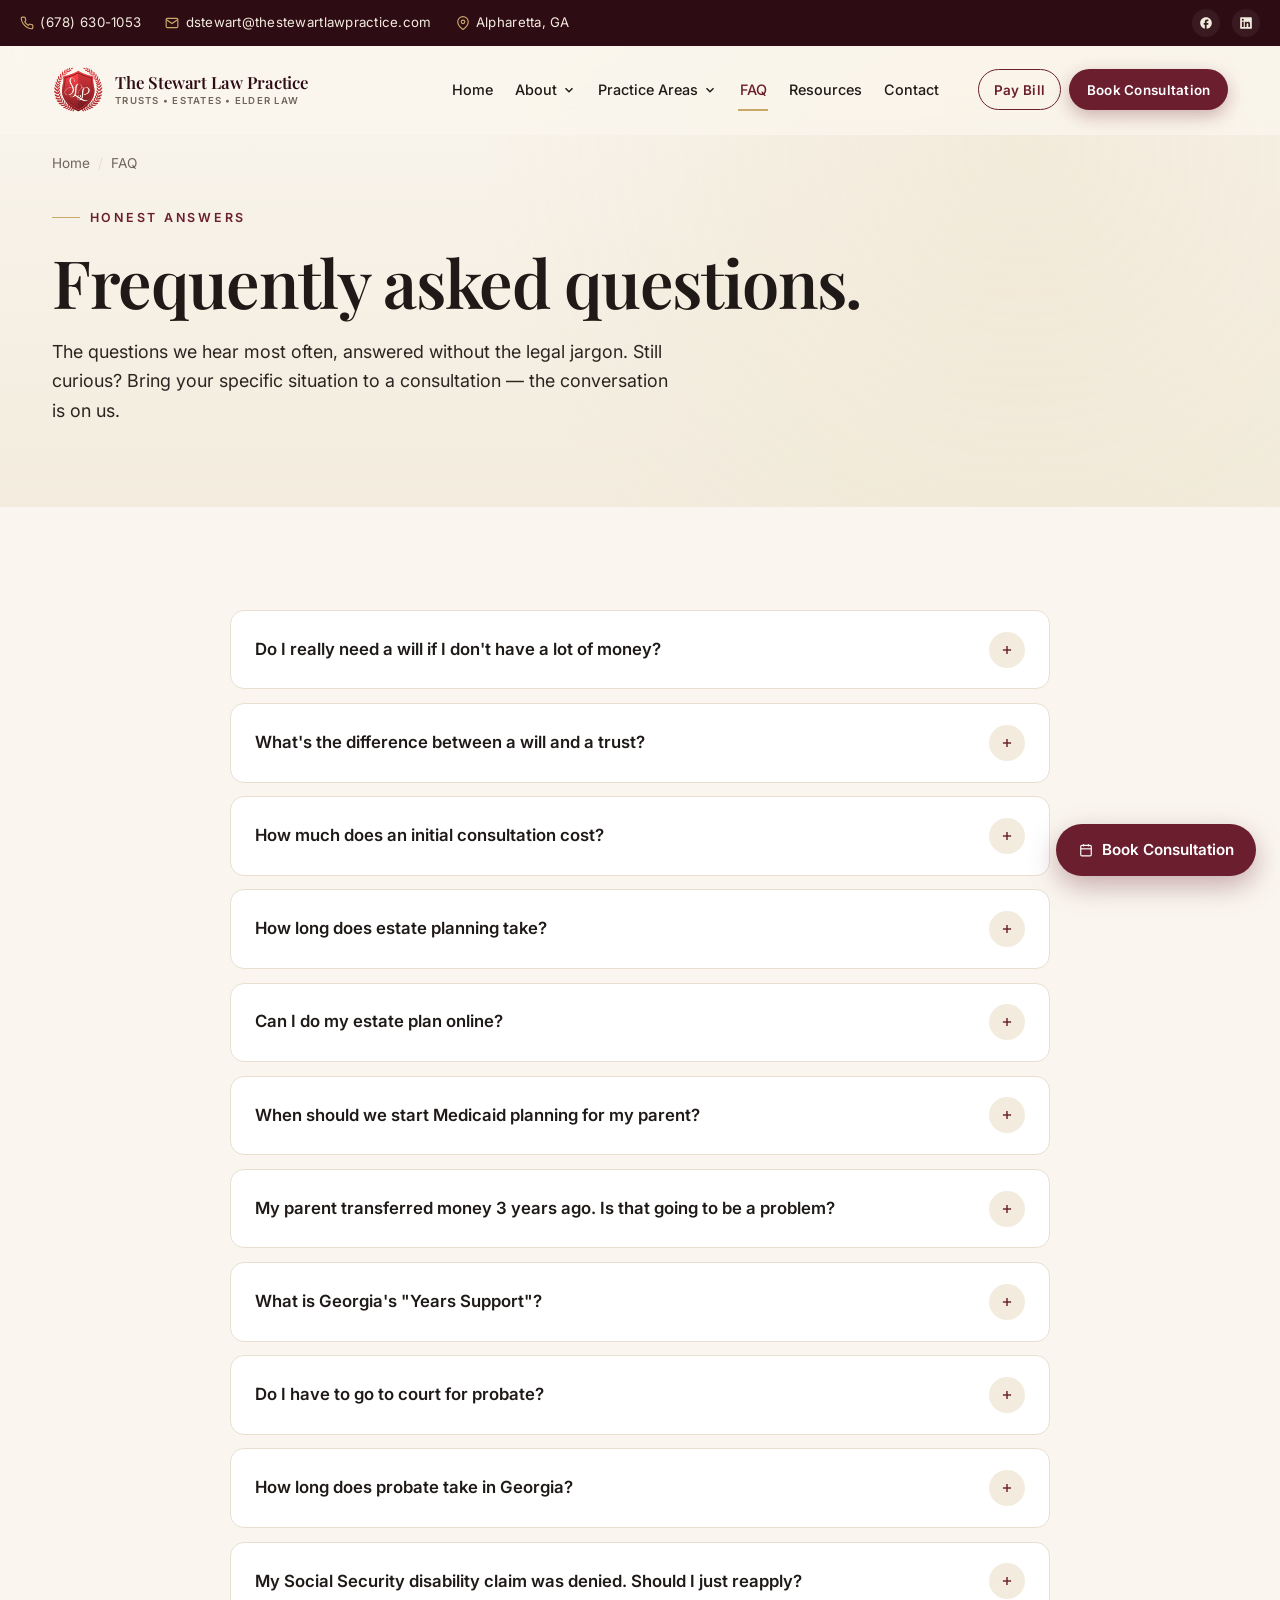
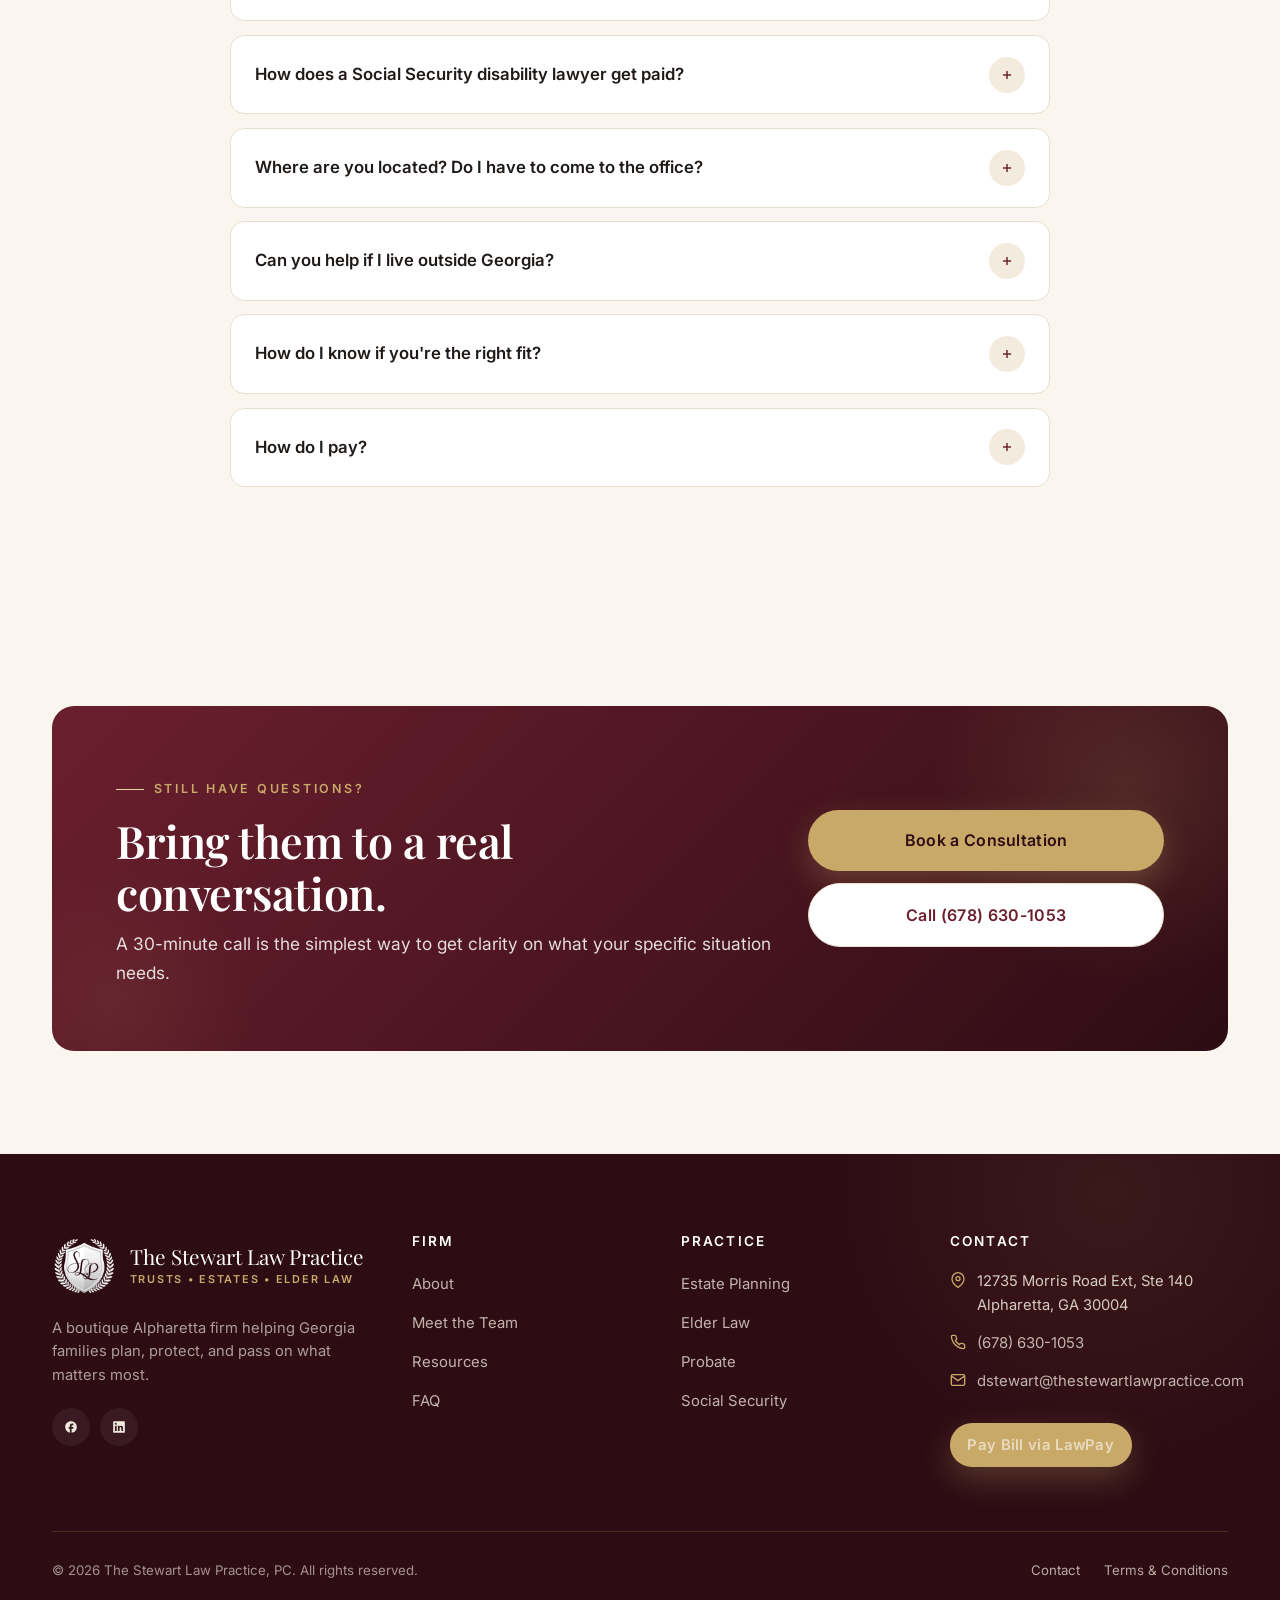
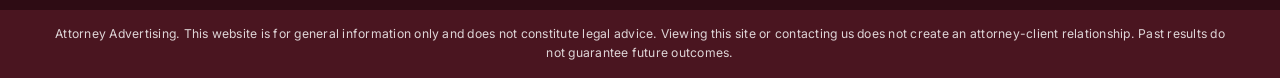
<file: faq.html>
<!DOCTYPE html>
<html lang="en">
<head>
<meta charset="UTF-8" />
<meta name="viewport" content="width=device-width, initial-scale=1.0" />
<title>Frequently Asked Questions | The Stewart Law Practice</title>
<meta name="description" content="Honest answers to common questions about estate planning, elder law, probate, and Social Security for Georgia families." />
<link rel="canonical" href="https://www.thestewartlawpractice.com/faq" />
<meta property="og:title" content="FAQ — The Stewart Law Practice" />
<meta property="og:description" content="Honest answers to common questions about estate planning, elder law, probate, and Social Security for Georgia families." />
<meta property="og:type" content="website" />
<meta property="og:url" content="https://www.thestewartlawpractice.com/faq" />
<meta property="og:image" content="https://www.thestewartlawpractice.com/assets/images/og-share.png" />
<meta property="og:image:width" content="1200" />
<meta property="og:image:height" content="630" />
<meta property="og:site_name" content="The Stewart Law Practice" />
<meta name="twitter:card" content="summary_large_image" />
<meta name="twitter:title" content="FAQ — The Stewart Law Practice" />
<meta name="twitter:description" content="Honest answers to common questions about estate planning, elder law, probate, and Social Security for Georgia families." />
<meta name="twitter:image" content="https://www.thestewartlawpractice.com/assets/images/og-share.png" />
<link rel="icon" type="image/png" href="assets/images/logo/logo-mark-color.png" />
<link rel="preconnect" href="https://fonts.googleapis.com" />
<link rel="preconnect" href="https://fonts.gstatic.com" crossorigin />
<link href="https://fonts.googleapis.com/css2?family=Playfair+Display:ital,wght@0,400;0,500;0,600;0,700;1,400;1,500&family=Inter:wght@400;500;600;700&family=Italianno&display=swap" rel="stylesheet" />
<link rel="stylesheet" href="assets/css/styles.css" />
</head>
<body>
<header class="site-header">
  <div class="topbar"><div class="container topbar__inner"><div class="topbar__contact"><span><svg viewBox="0 0 24 24" fill="none" stroke="currentColor" stroke-width="2"><path d="M22 16.92v3a2 2 0 0 1-2.18 2 19.79 19.79 0 0 1-8.63-3.07 19.5 19.5 0 0 1-6-6 19.79 19.79 0 0 1-3.07-8.67A2 2 0 0 1 4.11 2h3a2 2 0 0 1 2 1.72 12.84 12.84 0 0 0 .7 2.81 2 2 0 0 1-.45 2.11L8.09 9.91a16 16 0 0 0 6 6l1.27-1.27a2 2 0 0 1 2.11-.45 12.84 12.84 0 0 0 2.81.7A2 2 0 0 1 22 16.92z"/></svg><a href="tel:6786301053">(678) 630-1053</a></span><span><svg viewBox="0 0 24 24" fill="none" stroke="currentColor" stroke-width="2"><path d="M4 4h16c1.1 0 2 .9 2 2v12c0 1.1-.9 2-2 2H4c-1.1 0-2-.9-2-2V6c0-1.1.9-2 2-2z"/><polyline points="22,6 12,13 2,6"/></svg><a href="mailto:dstewart@thestewartlawpractice.com">dstewart@thestewartlawpractice.com</a></span><span><svg viewBox="0 0 24 24" fill="none" stroke="currentColor" stroke-width="2"><path d="M21 10c0 7-9 13-9 13s-9-6-9-13a9 9 0 0 1 18 0z"/><circle cx="12" cy="10" r="3"/></svg>Alpharetta, GA</span></div><div class="topbar__socials"><a href="https://www.facebook.com/thestewartlawpractice" target="_blank" rel="noopener" aria-label="Facebook"><svg viewBox="0 0 24 24" fill="currentColor"><path d="M22 12c0-5.52-4.48-10-10-10S2 6.48 2 12c0 4.84 3.44 8.87 8 9.8V15H8v-3h2V9.5C10 7.57 11.57 6 13.5 6H16v3h-2c-.55 0-1 .45-1 1v2h3v3h-3v6.95c5.05-.5 9-4.76 9-9.95z"/></svg></a><a href="https://www.linkedin.com/company/the-stewart-law-practice-pc" target="_blank" rel="noopener" aria-label="LinkedIn"><svg viewBox="0 0 24 24" fill="currentColor"><path d="M20.5 2h-17A1.5 1.5 0 0 0 2 3.5v17A1.5 1.5 0 0 0 3.5 22h17a1.5 1.5 0 0 0 1.5-1.5v-17A1.5 1.5 0 0 0 20.5 2zM8 19H5v-9h3zM6.5 8.25A1.75 1.75 0 1 1 8.25 6.5 1.78 1.78 0 0 1 6.5 8.25zM19 19h-3v-4.74c0-1.42-.6-1.93-1.38-1.93A1.74 1.74 0 0 0 13 14.19a.66.66 0 0 0 0 .14V19h-3v-9h2.9v1.3a3.11 3.11 0 0 1 2.7-1.4c1.55 0 3.36.86 3.36 3.66z"/></svg></a></div></div></div>
  <div class="container"><nav class="nav"><a class="brand" href="index.html"><span class="brand__mark"><picture><source srcset="assets/images/logo/logo-mark-color.webp" type="image/webp" /><img src="assets/images/logo/logo-mark-color.png" alt="The Stewart Law Practice crest" /></picture></span><span class="brand__text"><span class="brand__name">The Stewart Law Practice</span><span class="brand__tag">Trusts &bull; Estates &bull; Elder Law</span></span></a><ul class="nav__list"><li class="nav__item"><a href="index.html" class="nav__link ">Home</a></li><li class="nav__item has-dropdown"><a href="about.html" class="nav__link ">About <svg viewBox="0 0 24 24" fill="none" stroke="currentColor" stroke-width="2.5"><polyline points="6 9 12 15 18 9"/></svg></a><div class="dropdown"><a href="about.html"><span class="dropdown__icon"><svg viewBox="0 0 24 24" fill="none" stroke="currentColor" stroke-width="2"><path d="M3 21v-2a4 4 0 0 1 4-4h10a4 4 0 0 1 4 4v2"/><circle cx="12" cy="7" r="4"/></svg></span><span><span class="dropdown__title">Our Firm</span></span></a><a href="team.html"><span class="dropdown__icon"><svg viewBox="0 0 24 24" fill="none" stroke="currentColor" stroke-width="2"><path d="M17 21v-2a4 4 0 0 0-4-4H5a4 4 0 0 0-4 4v2"/><circle cx="9" cy="7" r="4"/></svg></span><span><span class="dropdown__title">Meet the Team</span></span></a></div></li><li class="nav__item has-dropdown"><a href="#" class="nav__link ">Practice Areas <svg viewBox="0 0 24 24" fill="none" stroke="currentColor" stroke-width="2.5"><polyline points="6 9 12 15 18 9"/></svg></a><div class="dropdown"><a href="estate-planning.html"><span class="dropdown__icon"><svg viewBox="0 0 24 24" fill="none" stroke="currentColor" stroke-width="2"><path d="M14 2H6a2 2 0 0 0-2 2v16a2 2 0 0 0 2 2h12a2 2 0 0 0 2-2V8z"/><polyline points="14 2 14 8 20 8"/></svg></span><span><span class="dropdown__title">Estate Planning</span></span></a><a href="elder-law.html"><span class="dropdown__icon"><svg viewBox="0 0 24 24" fill="none" stroke="currentColor" stroke-width="2"><path d="M20.84 4.61a5.5 5.5 0 0 0-7.78 0L12 5.67l-1.06-1.06a5.5 5.5 0 0 0-7.78 7.78l1.06 1.06L12 21.23l7.78-7.78 1.06-1.06a5.5 5.5 0 0 0 0-7.78z"/></svg></span><span><span class="dropdown__title">Elder Law</span></span></a><a href="probate.html"><span class="dropdown__icon"><svg viewBox="0 0 24 24" fill="none" stroke="currentColor" stroke-width="2"><path d="M12 2v20M5 7l7-5 7 5M3 22h18"/></svg></span><span><span class="dropdown__title">Probate</span></span></a><a href="social-security.html"><span class="dropdown__icon"><svg viewBox="0 0 24 24" fill="none" stroke="currentColor" stroke-width="2"><circle cx="12" cy="12" r="10"/></svg></span><span><span class="dropdown__title">Social Security</span></span></a></div></li><li class="nav__item"><a href="faq.html" class="nav__link is-active">FAQ</a></li><li class="nav__item"><a href="resources.html" class="nav__link ">Resources</a></li><li class="nav__item"><a href="contact.html" class="nav__link ">Contact</a></li></ul><div class="nav__cta"><a href="https://secure.lawpay.com/pages/thestewartlawpractice/operating" target="_blank" rel="noopener" class="btn btn--ghost btn--sm">Pay Bill</a><a href="https://calendly.com/meetwithstewartlaw" target="_blank" rel="noopener" class="btn btn--primary btn--sm">Book Consultation</a></div><button class="nav__toggle" data-nav-toggle aria-label="Open menu"><svg viewBox="0 0 24 24" fill="none" stroke="currentColor" stroke-width="2.2" stroke-linecap="round" aria-hidden="true"><line x1="4" y1="7" x2="20" y2="7"/><line x1="4" y1="12" x2="20" y2="12"/><line x1="4" y1="17" x2="20" y2="17"/></svg></button></nav></div>
</header>
<div class="mobile-nav" data-mobile-nav><ul class="mobile-nav__list"><li class="mobile-nav__item"><a href="index.html" class="mobile-nav__link">Home</a></li><li class="mobile-nav__item"><button class="mobile-nav__link" data-mobile-sub>About <svg viewBox="0 0 24 24" fill="none" stroke="currentColor" stroke-width="2.5"><polyline points="6 9 12 15 18 9"/></svg></button><div class="mobile-nav__sub"><a href="about.html">Our Firm</a><a href="team.html">Meet the Team</a></div></li><li class="mobile-nav__item"><button class="mobile-nav__link" data-mobile-sub>Practice Areas <svg viewBox="0 0 24 24" fill="none" stroke="currentColor" stroke-width="2.5"><polyline points="6 9 12 15 18 9"/></svg></button><div class="mobile-nav__sub"><a href="estate-planning.html">Estate Planning</a><a href="elder-law.html">Elder Law</a><a href="probate.html">Probate</a><a href="social-security.html">Social Security</a></div></li><li class="mobile-nav__item"><a href="faq.html" class="mobile-nav__link">FAQ</a></li><li class="mobile-nav__item"><a href="resources.html" class="mobile-nav__link">Resources</a></li><li class="mobile-nav__item"><a href="contact.html" class="mobile-nav__link">Contact</a></li></ul><div class="mobile-nav__cta"><a href="https://calendly.com/meetwithstewartlaw" target="_blank" rel="noopener" class="btn btn--primary">Book a Consultation</a><a href="tel:6786301053" class="btn btn--ghost">Call (678) 630-1053</a></div></div>
<section class="page-header"><div class="container"><div class="page-header__inner reveal"><nav class="breadcrumb"><a href="index.html">Home</a> <span class="breadcrumb__sep">/</span> <span>FAQ</span></nav><span class="eyebrow">Honest answers</span><h1>Frequently asked questions.</h1><p>The questions we hear most often, answered without the legal jargon. Still curious? Bring your specific situation to a consultation &mdash; the conversation is on us.</p></div></div></section><section class="section"><div class="container"><div class="faq reveal"><div class="faq__item"><button class="faq__trigger" aria-expanded="false">Do I really need a will if I don't have a lot of money?<span class="faq__icon"><svg viewBox="0 0 24 24" fill="none" stroke="currentColor" stroke-width="2.5"><line x1="12" y1="5" x2="12" y2="19"/><line x1="5" y1="12" x2="19" y2="12"/></svg></span></button><div class="faq__body"><div class="faq__body-inner"><p>Yes. A will isn't about wealth &mdash; it's about clarity. Without one, Georgia decides who inherits, who raises minor children, and how disputes are resolved. Even a modest estate (a home, retirement accounts, life insurance) benefits from a will plus a power of attorney and advance directive.</p></div></div></div><div class="faq__item"><button class="faq__trigger" aria-expanded="false">What's the difference between a will and a trust?<span class="faq__icon"><svg viewBox="0 0 24 24" fill="none" stroke="currentColor" stroke-width="2.5"><line x1="12" y1="5" x2="12" y2="19"/><line x1="5" y1="12" x2="19" y2="12"/></svg></span></button><div class="faq__body"><div class="faq__body-inner"><p>A will is a set of instructions that goes through probate court after you pass away. A revocable living trust holds your assets during your lifetime and transfers them privately at death, bypassing probate. We help you decide which is right based on your assets, family situation, and goals.</p></div></div></div><div class="faq__item"><button class="faq__trigger" aria-expanded="false">How much does an initial consultation cost?<span class="faq__icon"><svg viewBox="0 0 24 24" fill="none" stroke="currentColor" stroke-width="2.5"><line x1="12" y1="5" x2="12" y2="19"/><line x1="5" y1="12" x2="19" y2="12"/></svg></span></button><div class="faq__body"><div class="faq__body-inner"><p>Your first 15-minute phone screening is free &mdash; we use it to make sure we're a good fit. Full consultations are flat-fee and disclosed upfront before you book. No surprise bills, ever.</p></div></div></div><div class="faq__item"><button class="faq__trigger" aria-expanded="false">How long does estate planning take?<span class="faq__icon"><svg viewBox="0 0 24 24" fill="none" stroke="currentColor" stroke-width="2.5"><line x1="12" y1="5" x2="12" y2="19"/><line x1="5" y1="12" x2="19" y2="12"/></svg></span></button><div class="faq__body"><div class="faq__body-inner"><p>Most estate plans are drafted and signed within 2&ndash;4 weeks of the initial consultation. Complex plans (large estates, blended families, business interests) can take 4&ndash;8 weeks. You set the pace.</p></div></div></div><div class="faq__item"><button class="faq__trigger" aria-expanded="false">Can I do my estate plan online?<span class="faq__icon"><svg viewBox="0 0 24 24" fill="none" stroke="currentColor" stroke-width="2.5"><line x1="12" y1="5" x2="12" y2="19"/><line x1="5" y1="12" x2="19" y2="12"/></svg></span></button><div class="faq__body"><div class="faq__body-inner"><p>You can &mdash; but for most people we don't recommend it. Online templates can't ask follow-up questions, can't spot Georgia-specific issues, and can't help when a family member contests the document. A boutique firm is more affordable than most people expect and the difference shows up exactly when it matters.</p></div></div></div><div class="faq__item"><button class="faq__trigger" aria-expanded="false">When should we start Medicaid planning for my parent?<span class="faq__icon"><svg viewBox="0 0 24 24" fill="none" stroke="currentColor" stroke-width="2.5"><line x1="12" y1="5" x2="12" y2="19"/><line x1="5" y1="12" x2="19" y2="12"/></svg></span></button><div class="faq__body"><div class="faq__body-inner"><p>Yesterday. Georgia Medicaid uses a 5-year "look-back" period for transfers, so the earlier we plan, the more options you have to protect family assets while qualifying for long-term care. Already inside the look-back? There are still strategies &mdash; come talk to us before making transfers on your own.</p></div></div></div><div class="faq__item"><button class="faq__trigger" aria-expanded="false">My parent transferred money 3 years ago. Is that going to be a problem?<span class="faq__icon"><svg viewBox="0 0 24 24" fill="none" stroke="currentColor" stroke-width="2.5"><line x1="12" y1="5" x2="12" y2="19"/><line x1="5" y1="12" x2="19" y2="12"/></svg></span></button><div class="faq__body"><div class="faq__body-inner"><p>It could be, but probably not the way you think. Within the 5-year look-back, certain transfers can trigger a penalty period. The good news: there are exceptions (caregiver child, spousal transfers, disabled child trusts) and structures that can mitigate or eliminate penalties. Let us look at it.</p></div></div></div><div class="faq__item"><button class="faq__trigger" aria-expanded="false">What is Georgia's "Years Support"?<span class="faq__icon"><svg viewBox="0 0 24 24" fill="none" stroke="currentColor" stroke-width="2.5"><line x1="12" y1="5" x2="12" y2="19"/><line x1="5" y1="12" x2="19" y2="12"/></svg></span></button><div class="faq__body"><div class="faq__body-inner"><p>It's a Georgia-specific procedure that lets a surviving spouse or minor children claim property from the estate without going through full probate. It has strict deadlines (typically two years from death) but can save substantial time and money.</p></div></div></div><div class="faq__item"><button class="faq__trigger" aria-expanded="false">Do I have to go to court for probate?<span class="faq__icon"><svg viewBox="0 0 24 24" fill="none" stroke="currentColor" stroke-width="2.5"><line x1="12" y1="5" x2="12" y2="19"/><line x1="5" y1="12" x2="19" y2="12"/></svg></span></button><div class="faq__body"><div class="faq__body-inner"><p>Often, no. For simple estates we handle filings on your behalf and you may never need to set foot in a courtroom. Contested matters or guardianships may require appearances &mdash; we'll tell you upfront which category your matter falls into.</p></div></div></div><div class="faq__item"><button class="faq__trigger" aria-expanded="false">How long does probate take in Georgia?<span class="faq__icon"><svg viewBox="0 0 24 24" fill="none" stroke="currentColor" stroke-width="2.5"><line x1="12" y1="5" x2="12" y2="19"/><line x1="5" y1="12" x2="19" y2="12"/></svg></span></button><div class="faq__body"><div class="faq__body-inner"><p>Simple estates: 6&ndash;9 months. Estates with real estate, multiple beneficiaries, or contested issues: 12&ndash;24 months. We'll give you a realistic timeline at the first meeting, not a wildly optimistic one.</p></div></div></div><div class="faq__item"><button class="faq__trigger" aria-expanded="false">My Social Security disability claim was denied. Should I just reapply?<span class="faq__icon"><svg viewBox="0 0 24 24" fill="none" stroke="currentColor" stroke-width="2.5"><line x1="12" y1="5" x2="12" y2="19"/><line x1="5" y1="12" x2="19" y2="12"/></svg></span></button><div class="faq__body"><div class="faq__body-inner"><p>Almost never. Reapplying restarts the clock. Filing a Request for Reconsideration (within 60 days of denial) preserves your back-pay rights. Call us before the deadline.</p></div></div></div><div class="faq__item"><button class="faq__trigger" aria-expanded="false">How does a Social Security disability lawyer get paid?<span class="faq__icon"><svg viewBox="0 0 24 24" fill="none" stroke="currentColor" stroke-width="2.5"><line x1="12" y1="5" x2="12" y2="19"/><line x1="5" y1="12" x2="19" y2="12"/></svg></span></button><div class="faq__body"><div class="faq__body-inner"><p>Federal law caps disability attorney fees at 25% of past-due benefits, with a hard dollar cap. You pay <em>nothing</em> upfront and nothing if we don't win. The fee comes out of the back pay SSA owes you.</p></div></div></div><div class="faq__item"><button class="faq__trigger" aria-expanded="false">Where are you located? Do I have to come to the office?<span class="faq__icon"><svg viewBox="0 0 24 24" fill="none" stroke="currentColor" stroke-width="2.5"><line x1="12" y1="5" x2="12" y2="19"/><line x1="5" y1="12" x2="19" y2="12"/></svg></span></button><div class="faq__body"><div class="faq__body-inner"><p>Our office is in Alpharetta, GA. But we serve clients across metro Atlanta and conduct most meetings by video. We can also visit elderly clients at home when travel is difficult. You shouldn't have to drive across town just to sign documents.</p></div></div></div><div class="faq__item"><button class="faq__trigger" aria-expanded="false">Can you help if I live outside Georgia?<span class="faq__icon"><svg viewBox="0 0 24 24" fill="none" stroke="currentColor" stroke-width="2.5"><line x1="12" y1="5" x2="12" y2="19"/><line x1="5" y1="12" x2="19" y2="12"/></svg></span></button><div class="faq__body"><div class="faq__body-inner"><p>For estate planning, generally no &mdash; you should work with an attorney licensed in your home state. For probate of a Georgia decedent's estate or Georgia real property owned by an out-of-state resident, yes &mdash; we can serve as Georgia counsel.</p></div></div></div><div class="faq__item"><button class="faq__trigger" aria-expanded="false">How do I know if you're the right fit?<span class="faq__icon"><svg viewBox="0 0 24 24" fill="none" stroke="currentColor" stroke-width="2.5"><line x1="12" y1="5" x2="12" y2="19"/><line x1="5" y1="12" x2="19" y2="12"/></svg></span></button><div class="faq__body"><div class="faq__body-inner"><p>Start with the free 15-minute call. If we're not a good fit, we'll tell you and often refer you to someone who is. Either way you'll leave the call with a better understanding of your situation.</p></div></div></div><div class="faq__item"><button class="faq__trigger" aria-expanded="false">How do I pay?<span class="faq__icon"><svg viewBox="0 0 24 24" fill="none" stroke="currentColor" stroke-width="2.5"><line x1="12" y1="5" x2="12" y2="19"/><line x1="5" y1="12" x2="19" y2="12"/></svg></span></button><div class="faq__body"><div class="faq__body-inner"><p>We accept all major credit cards, ACH, and checks. For your convenience, we process payments through LawPay &mdash; a secure, attorney-trust-compliant payment platform. The link is at the top of every page.</p></div></div></div></div></div></section><section class="section"><div class="container"><div class="cta-block reveal"><div class="cta-block__inner"><div><span class="eyebrow" style="color: var(--color-gold);">Still have questions?</span><h2>Bring them to a real conversation.</h2><p>A 30-minute call is the simplest way to get clarity on what your specific situation needs.</p></div><div class="cta-block__actions"><a href="https://calendly.com/meetwithstewartlaw" target="_blank" rel="noopener" class="btn btn--gold btn--lg">Book a Consultation</a><a href="tel:6786301053" class="btn btn--light btn--lg">Call (678) 630-1053</a></div></div></div></section><footer class="site-footer"><div class="container"><div class="footer__grid"><div class="footer__brand-block"><div class="footer__brand"><span class="footer__brand-mark"><picture><source srcset="assets/images/logo/logo-mark-white.webp" type="image/webp" /><img src="assets/images/logo/logo-mark-white.png" alt="" /></picture></span><div class="footer__brand-text"><span class="footer__brand-name">The Stewart Law Practice</span><span class="footer__brand-tag">Trusts &bull; Estates &bull; Elder Law</span></div></div><p class="footer__desc">A boutique Alpharetta firm helping Georgia families plan, protect, and pass on what matters most.</p><div class="footer__socials"><a href="https://www.facebook.com/thestewartlawpractice" target="_blank" rel="noopener" aria-label="Facebook"><svg viewBox="0 0 24 24" fill="currentColor"><path d="M22 12c0-5.52-4.48-10-10-10S2 6.48 2 12c0 4.84 3.44 8.87 8 9.8V15H8v-3h2V9.5C10 7.57 11.57 6 13.5 6H16v3h-2c-.55 0-1 .45-1 1v2h3v3h-3v6.95c5.05-.5 9-4.76 9-9.95z"/></svg></a><a href="https://www.linkedin.com/company/the-stewart-law-practice-pc" target="_blank" rel="noopener" aria-label="LinkedIn"><svg viewBox="0 0 24 24" fill="currentColor"><path d="M20.5 2h-17A1.5 1.5 0 0 0 2 3.5v17A1.5 1.5 0 0 0 3.5 22h17a1.5 1.5 0 0 0 1.5-1.5v-17A1.5 1.5 0 0 0 20.5 2zM8 19H5v-9h3zM6.5 8.25A1.75 1.75 0 1 1 8.25 6.5 1.78 1.78 0 0 1 6.5 8.25zM19 19h-3v-4.74c0-1.42-.6-1.93-1.38-1.93A1.74 1.74 0 0 0 13 14.19a.66.66 0 0 0 0 .14V19h-3v-9h2.9v1.3a3.11 3.11 0 0 1 2.7-1.4c1.55 0 3.36.86 3.36 3.66z"/></svg></a></div></div><div class="footer__col"><h4>Firm</h4><ul><li><a href="about.html">About</a></li><li><a href="team.html">Meet the Team</a></li><li><a href="resources.html">Resources</a></li><li><a href="faq.html">FAQ</a></li></ul></div><div class="footer__col"><h4>Practice</h4><ul><li><a href="estate-planning.html">Estate Planning</a></li><li><a href="elder-law.html">Elder Law</a></li><li><a href="probate.html">Probate</a></li><li><a href="social-security.html">Social Security</a></li></ul></div><div class="footer__col"><h4>Contact</h4><div class="footer__contact-line"><svg viewBox="0 0 24 24" fill="none" stroke="currentColor" stroke-width="2"><path d="M21 10c0 7-9 13-9 13s-9-6-9-13a9 9 0 0 1 18 0z"/><circle cx="12" cy="10" r="3"/></svg> 12735 Morris Road Ext, Ste 140<br/>Alpharetta, GA 30004</div><div class="footer__contact-line"><svg viewBox="0 0 24 24" fill="none" stroke="currentColor" stroke-width="2"><path d="M22 16.92v3a2 2 0 0 1-2.18 2 19.79 19.79 0 0 1-8.63-3.07 19.5 19.5 0 0 1-6-6 19.79 19.79 0 0 1-3.07-8.67A2 2 0 0 1 4.11 2h3a2 2 0 0 1 2 1.72 12.84 12.84 0 0 0 .7 2.81 2 2 0 0 1-.45 2.11L8.09 9.91a16 16 0 0 0 6 6l1.27-1.27a2 2 0 0 1 2.11-.45 12.84 12.84 0 0 0 2.81.7A2 2 0 0 1 22 16.92z"/></svg> <a href="tel:6786301053">(678) 630-1053</a></div><div class="footer__contact-line"><svg viewBox="0 0 24 24" fill="none" stroke="currentColor" stroke-width="2"><path d="M4 4h16c1.1 0 2 .9 2 2v12c0 1.1-.9 2-2 2H4c-1.1 0-2-.9-2-2V6c0-1.1.9-2 2-2z"/><polyline points="22,6 12,13 2,6"/></svg> <a href="mailto:dstewart@thestewartlawpractice.com">dstewart@thestewartlawpractice.com</a></div><a href="https://secure.lawpay.com/pages/thestewartlawpractice/operating" target="_blank" rel="noopener" class="btn btn--gold btn--sm" style="margin-top: 1rem">Pay Bill via LawPay</a></div></div><div class="footer__bottom"><div>© <span data-year>2026</span> The Stewart Law Practice, PC. All rights reserved.</div><div class="footer__legal"><a href="contact.html">Contact</a><a href="https://www.thestewartlawpractice.com/terms-conditions" target="_blank" rel="noopener">Terms &amp; Conditions</a></div></div></div><div class="disclaimer-bar"><div class="container"><em>Attorney Advertising. This website is for general information only and does not constitute legal advice. Viewing this site or contacting us does not create an attorney-client relationship. Past results do not guarantee future outcomes.</em></div></div></footer>
<div class="fab-stack" aria-hidden="false">
  <button class="back-to-top" aria-label="Back to top" type="button"><svg viewBox="0 0 24 24" fill="none" stroke="currentColor" stroke-width="2.4" stroke-linecap="round" stroke-linejoin="round" aria-hidden="true"><line x1="12" y1="19" x2="12" y2="5"/><polyline points="5 12 12 5 19 12"/></svg></button>
  <a href="https://calendly.com/meetwithstewartlaw" target="_blank" rel="noopener" class="fab" aria-label="Book a consultation"><svg viewBox="0 0 24 24" fill="none" stroke="currentColor" stroke-width="2" aria-hidden="true"><rect x="3" y="4" width="18" height="18" rx="2" ry="2"/><line x1="16" y1="2" x2="16" y2="6"/><line x1="8" y1="2" x2="8" y2="6"/><line x1="3" y1="10" x2="21" y2="10"/></svg>Book Consultation</a>
</div>
<script>
/* Inline hamburger fallback — wires the toggle even if main.js fails to load.
   Sets t.dataset.bootWired so main.js will not double-wire. */
(function(){
  var t=document.querySelector("[data-nav-toggle]");
  var n=document.querySelector("[data-mobile-nav]");
  if(!t||!n) return;
  if(t.dataset.bootWired) return; t.dataset.bootWired="1";
  var ICON_OPEN=t.innerHTML;
  var ICON_CLOSE="<svg viewBox=\"0 0 24 24\" fill=\"none\" stroke=\"currentColor\" stroke-width=\"2.2\" stroke-linecap=\"round\" aria-hidden=\"true\"><line x1=\"6\" y1=\"6\" x2=\"18\" y2=\"18\"/><line x1=\"6\" y1=\"18\" x2=\"18\" y2=\"6\"/></svg>";
  function close(){n.classList.remove("is-open");t.setAttribute("aria-expanded","false");t.innerHTML=ICON_OPEN;document.body.style.overflow="";}
  function open(){n.classList.add("is-open");t.setAttribute("aria-expanded","true");t.innerHTML=ICON_CLOSE;document.body.style.overflow="hidden";}
  t.addEventListener("click",function(e){e.preventDefault();e.stopPropagation();n.classList.contains("is-open")?close():open();});
  n.addEventListener("click",function(e){if(e.target===n) close();});
  n.querySelectorAll("a").forEach(function(a){a.addEventListener("click",close);});
  document.addEventListener("keydown",function(e){if(e.key==="Escape" && n.classList.contains("is-open")) close();});
})();
</script>
<script src="assets/js/main.js?v=3"></script>
</body>
</html>
</file>
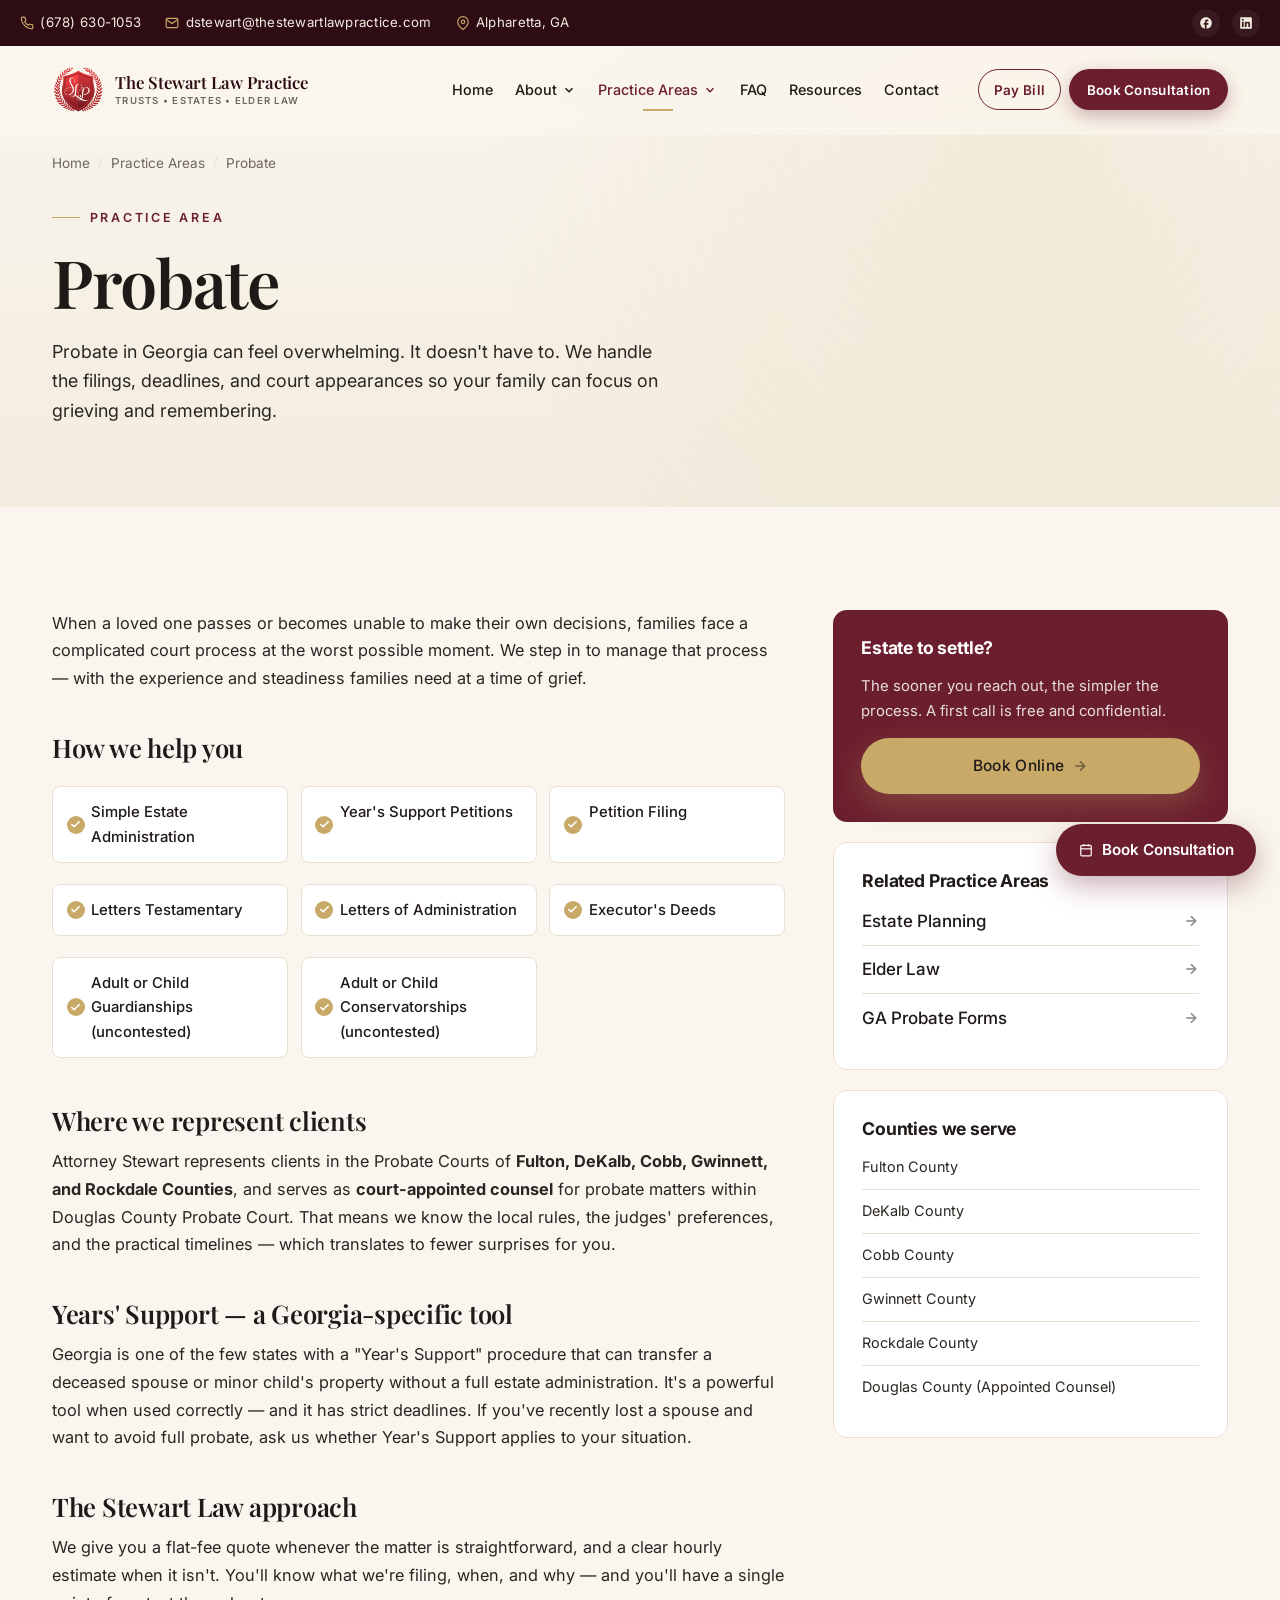
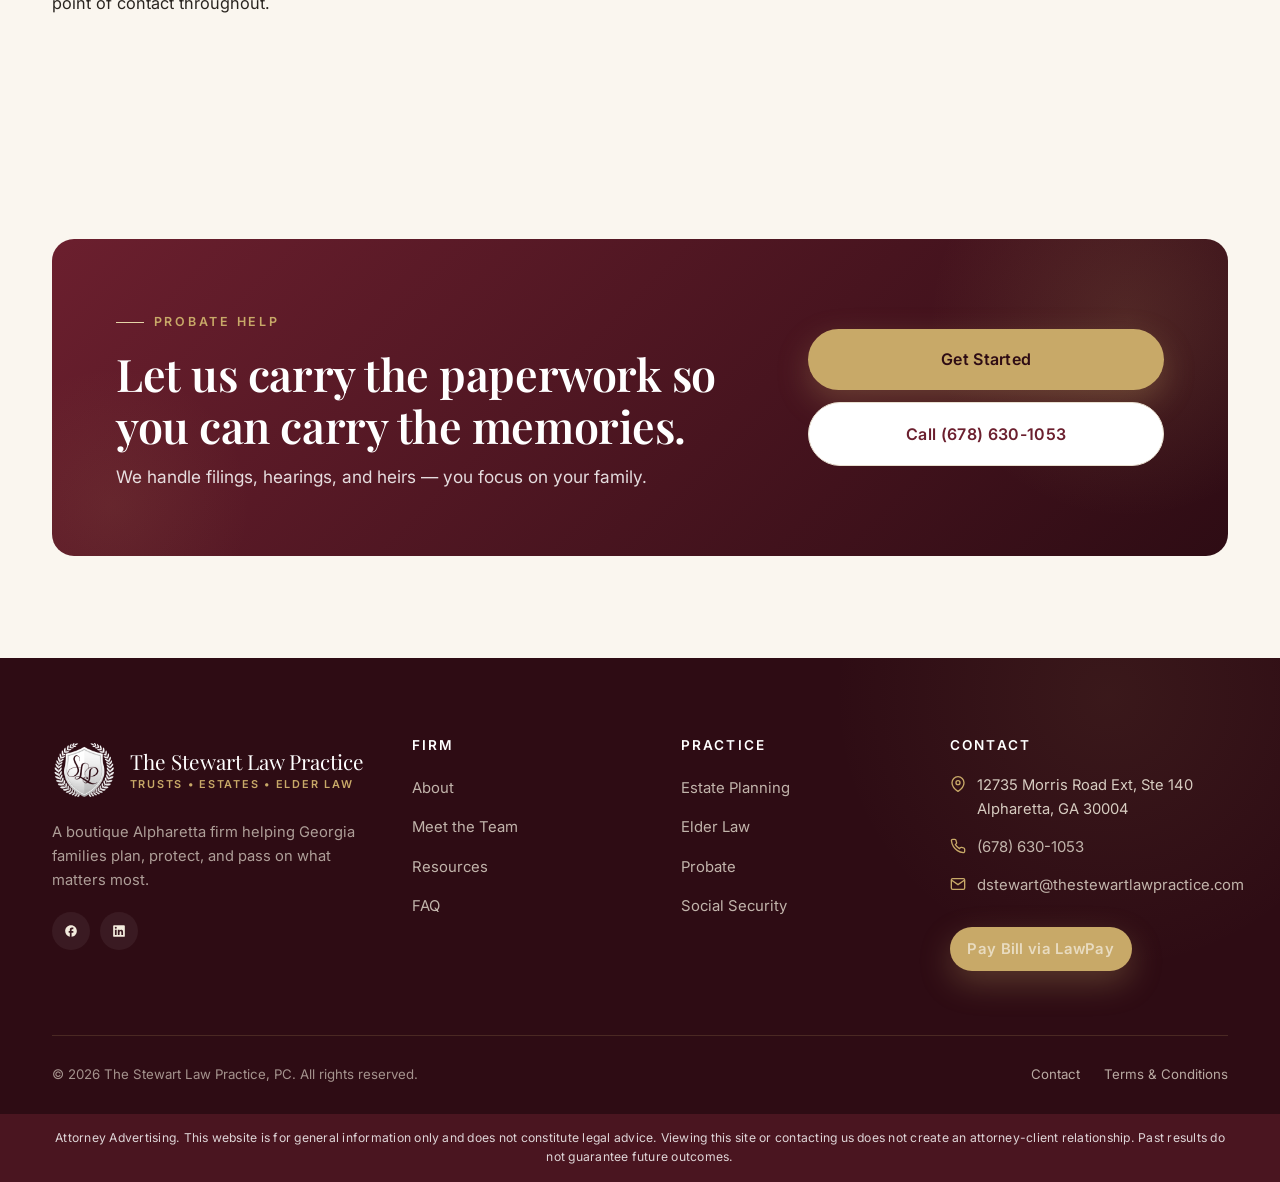
<file: probate.html>
<!DOCTYPE html>
<html lang="en">
<head>
<meta charset="UTF-8" />
<meta name="viewport" content="width=device-width, initial-scale=1.0" />
<title>Probate Attorney Alpharetta GA | Estate Administration</title>
<meta name="description" content="Probate and estate administration across Fulton, DeKalb, Cobb, Gwinnett, Rockdale counties. Court-appointed counsel in Douglas County Probate Court." />
<link rel="canonical" href="https://www.thestewartlawpractice.com/probate" />
<meta property="og:title" content="Probate Attorney — Alpharetta, GA" />
<meta property="og:description" content="Probate and estate administration across Fulton, DeKalb, Cobb, Gwinnett, Rockdale counties. Court-appointed counsel in Douglas County Probate Court." />
<meta property="og:type" content="website" />
<meta property="og:url" content="https://www.thestewartlawpractice.com/probate" />
<meta property="og:image" content="https://www.thestewartlawpractice.com/assets/images/og-share.png" />
<meta property="og:image:width" content="1200" />
<meta property="og:image:height" content="630" />
<meta property="og:site_name" content="The Stewart Law Practice" />
<meta name="twitter:card" content="summary_large_image" />
<meta name="twitter:title" content="Probate Attorney — Alpharetta, GA" />
<meta name="twitter:description" content="Probate and estate administration across Fulton, DeKalb, Cobb, Gwinnett, Rockdale counties. Court-appointed counsel in Douglas County Probate Court." />
<meta name="twitter:image" content="https://www.thestewartlawpractice.com/assets/images/og-share.png" />
<link rel="icon" type="image/png" href="assets/images/logo/logo-mark-color.png" />
<link rel="preconnect" href="https://fonts.googleapis.com" />
<link rel="preconnect" href="https://fonts.gstatic.com" crossorigin />
<link href="https://fonts.googleapis.com/css2?family=Playfair+Display:ital,wght@0,400;0,500;0,600;0,700;1,400;1,500&family=Inter:wght@400;500;600;700&family=Italianno&display=swap" rel="stylesheet" />
<link rel="stylesheet" href="assets/css/styles.css" />
</head>
<body>
<header class="site-header">
  <div class="topbar"><div class="container topbar__inner"><div class="topbar__contact"><span><svg viewBox="0 0 24 24" fill="none" stroke="currentColor" stroke-width="2"><path d="M22 16.92v3a2 2 0 0 1-2.18 2 19.79 19.79 0 0 1-8.63-3.07 19.5 19.5 0 0 1-6-6 19.79 19.79 0 0 1-3.07-8.67A2 2 0 0 1 4.11 2h3a2 2 0 0 1 2 1.72 12.84 12.84 0 0 0 .7 2.81 2 2 0 0 1-.45 2.11L8.09 9.91a16 16 0 0 0 6 6l1.27-1.27a2 2 0 0 1 2.11-.45 12.84 12.84 0 0 0 2.81.7A2 2 0 0 1 22 16.92z"/></svg><a href="tel:6786301053">(678) 630-1053</a></span><span><svg viewBox="0 0 24 24" fill="none" stroke="currentColor" stroke-width="2"><path d="M4 4h16c1.1 0 2 .9 2 2v12c0 1.1-.9 2-2 2H4c-1.1 0-2-.9-2-2V6c0-1.1.9-2 2-2z"/><polyline points="22,6 12,13 2,6"/></svg><a href="mailto:dstewart@thestewartlawpractice.com">dstewart@thestewartlawpractice.com</a></span><span><svg viewBox="0 0 24 24" fill="none" stroke="currentColor" stroke-width="2"><path d="M21 10c0 7-9 13-9 13s-9-6-9-13a9 9 0 0 1 18 0z"/><circle cx="12" cy="10" r="3"/></svg>Alpharetta, GA</span></div><div class="topbar__socials"><a href="https://www.facebook.com/thestewartlawpractice" target="_blank" rel="noopener" aria-label="Facebook"><svg viewBox="0 0 24 24" fill="currentColor"><path d="M22 12c0-5.52-4.48-10-10-10S2 6.48 2 12c0 4.84 3.44 8.87 8 9.8V15H8v-3h2V9.5C10 7.57 11.57 6 13.5 6H16v3h-2c-.55 0-1 .45-1 1v2h3v3h-3v6.95c5.05-.5 9-4.76 9-9.95z"/></svg></a><a href="https://www.linkedin.com/company/the-stewart-law-practice-pc" target="_blank" rel="noopener" aria-label="LinkedIn"><svg viewBox="0 0 24 24" fill="currentColor"><path d="M20.5 2h-17A1.5 1.5 0 0 0 2 3.5v17A1.5 1.5 0 0 0 3.5 22h17a1.5 1.5 0 0 0 1.5-1.5v-17A1.5 1.5 0 0 0 20.5 2zM8 19H5v-9h3zM6.5 8.25A1.75 1.75 0 1 1 8.25 6.5 1.78 1.78 0 0 1 6.5 8.25zM19 19h-3v-4.74c0-1.42-.6-1.93-1.38-1.93A1.74 1.74 0 0 0 13 14.19a.66.66 0 0 0 0 .14V19h-3v-9h2.9v1.3a3.11 3.11 0 0 1 2.7-1.4c1.55 0 3.36.86 3.36 3.66z"/></svg></a></div></div></div>
  <div class="container"><nav class="nav"><a class="brand" href="index.html"><span class="brand__mark"><picture><source srcset="assets/images/logo/logo-mark-color.webp" type="image/webp" /><img src="assets/images/logo/logo-mark-color.png" alt="The Stewart Law Practice crest" /></picture></span><span class="brand__text"><span class="brand__name">The Stewart Law Practice</span><span class="brand__tag">Trusts &bull; Estates &bull; Elder Law</span></span></a><ul class="nav__list"><li class="nav__item"><a href="index.html" class="nav__link ">Home</a></li><li class="nav__item has-dropdown"><a href="about.html" class="nav__link ">About <svg viewBox="0 0 24 24" fill="none" stroke="currentColor" stroke-width="2.5"><polyline points="6 9 12 15 18 9"/></svg></a><div class="dropdown"><a href="about.html"><span class="dropdown__icon"><svg viewBox="0 0 24 24" fill="none" stroke="currentColor" stroke-width="2"><path d="M3 21v-2a4 4 0 0 1 4-4h10a4 4 0 0 1 4 4v2"/><circle cx="12" cy="7" r="4"/></svg></span><span><span class="dropdown__title">Our Firm</span></span></a><a href="team.html"><span class="dropdown__icon"><svg viewBox="0 0 24 24" fill="none" stroke="currentColor" stroke-width="2"><path d="M17 21v-2a4 4 0 0 0-4-4H5a4 4 0 0 0-4 4v2"/><circle cx="9" cy="7" r="4"/></svg></span><span><span class="dropdown__title">Meet the Team</span></span></a></div></li><li class="nav__item has-dropdown"><a href="#" class="nav__link is-active">Practice Areas <svg viewBox="0 0 24 24" fill="none" stroke="currentColor" stroke-width="2.5"><polyline points="6 9 12 15 18 9"/></svg></a><div class="dropdown"><a href="estate-planning.html"><span class="dropdown__icon"><svg viewBox="0 0 24 24" fill="none" stroke="currentColor" stroke-width="2"><path d="M14 2H6a2 2 0 0 0-2 2v16a2 2 0 0 0 2 2h12a2 2 0 0 0 2-2V8z"/><polyline points="14 2 14 8 20 8"/></svg></span><span><span class="dropdown__title">Estate Planning</span></span></a><a href="elder-law.html"><span class="dropdown__icon"><svg viewBox="0 0 24 24" fill="none" stroke="currentColor" stroke-width="2"><path d="M20.84 4.61a5.5 5.5 0 0 0-7.78 0L12 5.67l-1.06-1.06a5.5 5.5 0 0 0-7.78 7.78l1.06 1.06L12 21.23l7.78-7.78 1.06-1.06a5.5 5.5 0 0 0 0-7.78z"/></svg></span><span><span class="dropdown__title">Elder Law</span></span></a><a href="probate.html"><span class="dropdown__icon"><svg viewBox="0 0 24 24" fill="none" stroke="currentColor" stroke-width="2"><path d="M12 2v20M5 7l7-5 7 5M3 22h18"/></svg></span><span><span class="dropdown__title">Probate</span></span></a><a href="social-security.html"><span class="dropdown__icon"><svg viewBox="0 0 24 24" fill="none" stroke="currentColor" stroke-width="2"><circle cx="12" cy="12" r="10"/></svg></span><span><span class="dropdown__title">Social Security</span></span></a></div></li><li class="nav__item"><a href="faq.html" class="nav__link ">FAQ</a></li><li class="nav__item"><a href="resources.html" class="nav__link ">Resources</a></li><li class="nav__item"><a href="contact.html" class="nav__link ">Contact</a></li></ul><div class="nav__cta"><a href="https://secure.lawpay.com/pages/thestewartlawpractice/operating" target="_blank" rel="noopener" class="btn btn--ghost btn--sm">Pay Bill</a><a href="https://calendly.com/meetwithstewartlaw" target="_blank" rel="noopener" class="btn btn--primary btn--sm">Book Consultation</a></div><button class="nav__toggle" data-nav-toggle aria-label="Open menu"><svg viewBox="0 0 24 24" fill="none" stroke="currentColor" stroke-width="2.2" stroke-linecap="round" aria-hidden="true"><line x1="4" y1="7" x2="20" y2="7"/><line x1="4" y1="12" x2="20" y2="12"/><line x1="4" y1="17" x2="20" y2="17"/></svg></button></nav></div>
</header>
<div class="mobile-nav" data-mobile-nav><ul class="mobile-nav__list"><li class="mobile-nav__item"><a href="index.html" class="mobile-nav__link">Home</a></li><li class="mobile-nav__item"><button class="mobile-nav__link" data-mobile-sub>About <svg viewBox="0 0 24 24" fill="none" stroke="currentColor" stroke-width="2.5"><polyline points="6 9 12 15 18 9"/></svg></button><div class="mobile-nav__sub"><a href="about.html">Our Firm</a><a href="team.html">Meet the Team</a></div></li><li class="mobile-nav__item"><button class="mobile-nav__link" data-mobile-sub>Practice Areas <svg viewBox="0 0 24 24" fill="none" stroke="currentColor" stroke-width="2.5"><polyline points="6 9 12 15 18 9"/></svg></button><div class="mobile-nav__sub"><a href="estate-planning.html">Estate Planning</a><a href="elder-law.html">Elder Law</a><a href="probate.html">Probate</a><a href="social-security.html">Social Security</a></div></li><li class="mobile-nav__item"><a href="faq.html" class="mobile-nav__link">FAQ</a></li><li class="mobile-nav__item"><a href="resources.html" class="mobile-nav__link">Resources</a></li><li class="mobile-nav__item"><a href="contact.html" class="mobile-nav__link">Contact</a></li></ul><div class="mobile-nav__cta"><a href="https://calendly.com/meetwithstewartlaw" target="_blank" rel="noopener" class="btn btn--primary">Book a Consultation</a><a href="tel:6786301053" class="btn btn--ghost">Call (678) 630-1053</a></div></div>
<section class="page-header"><div class="container"><div class="page-header__inner reveal"><nav class="breadcrumb"><a href="index.html">Home</a> <span class="breadcrumb__sep">/</span> <span>Practice Areas</span> <span class="breadcrumb__sep">/</span> <span>Probate</span></nav><span class="eyebrow">Practice area</span><h1>Probate</h1><p>Probate in Georgia can feel overwhelming. It doesn't have to. We handle the filings, deadlines, and court appearances so your family can focus on grieving and remembering.</p></div></div></section>

<section class="section"><div class="container"><div class="practice-detail"><div class="practice-detail__main reveal">
<p class="lead">When a loved one passes or becomes unable to make their own decisions, families face a complicated court process at the worst possible moment. We step in to manage that process &mdash; with the experience and steadiness families need at a time of grief.</p>

<h2>How we help you</h2>
<ul class="helps-list">
<li>Simple Estate Administration</li>
<li>Year's Support Petitions</li>
<li>Petition Filing</li>
<li>Letters Testamentary</li>
<li>Letters of Administration</li>
<li>Executor's Deeds</li>
<li>Adult or Child Guardianships (uncontested)</li>
<li>Adult or Child Conservatorships (uncontested)</li>
</ul>

<h2>Where we represent clients</h2>
<p>Attorney Stewart represents clients in the Probate Courts of <strong>Fulton, DeKalb, Cobb, Gwinnett, and Rockdale Counties</strong>, and serves as <strong>court-appointed counsel</strong> for probate matters within Douglas County Probate Court. That means we know the local rules, the judges' preferences, and the practical timelines &mdash; which translates to fewer surprises for you.</p>

<h2>Years' Support — a Georgia-specific tool</h2>
<p>Georgia is one of the few states with a "Year's Support" procedure that can transfer a deceased spouse or minor child's property without a full estate administration. It's a powerful tool when used correctly &mdash; and it has strict deadlines. If you've recently lost a spouse and want to avoid full probate, ask us whether Year's Support applies to your situation.</p>

<h2>The Stewart Law approach</h2>
<p>We give you a flat-fee quote whenever the matter is straightforward, and a clear hourly estimate when it isn't. You'll know what we're filing, when, and why &mdash; and you'll have a single point of contact throughout.</p>
</div>
<aside class="practice-detail__aside">
<div class="aside-card aside-card--primary reveal"><h3>Estate to settle?</h3><p>The sooner you reach out, the simpler the process. A first call is free and confidential.</p><a href="https://calendly.com/meetwithstewartlaw" target="_blank" rel="noopener" class="btn btn--gold">Book Online <svg viewBox="0 0 24 24" fill="none" stroke="currentColor" stroke-width="2.4"><line x1="5" y1="12" x2="19" y2="12"/><polyline points="12 5 19 12 12 19"/></svg></a></div>
<div class="aside-card reveal reveal-delay-1"><h3>Related Practice Areas</h3><ul><li><a href="estate-planning.html">Estate Planning <svg viewBox="0 0 24 24" fill="none" stroke="currentColor" stroke-width="2.4"><line x1="5" y1="12" x2="19" y2="12"/><polyline points="12 5 19 12 12 19"/></svg></a></li><li><a href="elder-law.html">Elder Law <svg viewBox="0 0 24 24" fill="none" stroke="currentColor" stroke-width="2.4"><line x1="5" y1="12" x2="19" y2="12"/><polyline points="12 5 19 12 12 19"/></svg></a></li><li><a href="resources.html">GA Probate Forms <svg viewBox="0 0 24 24" fill="none" stroke="currentColor" stroke-width="2.4"><line x1="5" y1="12" x2="19" y2="12"/><polyline points="12 5 19 12 12 19"/></svg></a></li></ul></div>
<div class="aside-card reveal reveal-delay-2"><h3>Counties we serve</h3><ul style="font-size: 0.9rem"><li>Fulton County</li><li>DeKalb County</li><li>Cobb County</li><li>Gwinnett County</li><li>Rockdale County</li><li>Douglas County (Appointed Counsel)</li></ul></div>
</aside></div></div></section>

<section class="section"><div class="container"><div class="cta-block reveal"><div class="cta-block__inner"><div><span class="eyebrow" style="color: var(--color-gold);">Probate help</span><h2>Let us carry the paperwork so you can carry the memories.</h2><p>We handle filings, hearings, and heirs &mdash; you focus on your family.</p></div><div class="cta-block__actions"><a href="https://calendly.com/meetwithstewartlaw" target="_blank" rel="noopener" class="btn btn--gold btn--lg">Get Started</a><a href="tel:6786301053" class="btn btn--light btn--lg">Call (678) 630-1053</a></div></div></div></section>
<footer class="site-footer"><div class="container"><div class="footer__grid"><div class="footer__brand-block"><div class="footer__brand"><span class="footer__brand-mark"><picture><source srcset="assets/images/logo/logo-mark-white.webp" type="image/webp" /><img src="assets/images/logo/logo-mark-white.png" alt="" /></picture></span><div class="footer__brand-text"><span class="footer__brand-name">The Stewart Law Practice</span><span class="footer__brand-tag">Trusts &bull; Estates &bull; Elder Law</span></div></div><p class="footer__desc">A boutique Alpharetta firm helping Georgia families plan, protect, and pass on what matters most.</p><div class="footer__socials"><a href="https://www.facebook.com/thestewartlawpractice" target="_blank" rel="noopener" aria-label="Facebook"><svg viewBox="0 0 24 24" fill="currentColor"><path d="M22 12c0-5.52-4.48-10-10-10S2 6.48 2 12c0 4.84 3.44 8.87 8 9.8V15H8v-3h2V9.5C10 7.57 11.57 6 13.5 6H16v3h-2c-.55 0-1 .45-1 1v2h3v3h-3v6.95c5.05-.5 9-4.76 9-9.95z"/></svg></a><a href="https://www.linkedin.com/company/the-stewart-law-practice-pc" target="_blank" rel="noopener" aria-label="LinkedIn"><svg viewBox="0 0 24 24" fill="currentColor"><path d="M20.5 2h-17A1.5 1.5 0 0 0 2 3.5v17A1.5 1.5 0 0 0 3.5 22h17a1.5 1.5 0 0 0 1.5-1.5v-17A1.5 1.5 0 0 0 20.5 2zM8 19H5v-9h3zM6.5 8.25A1.75 1.75 0 1 1 8.25 6.5 1.78 1.78 0 0 1 6.5 8.25zM19 19h-3v-4.74c0-1.42-.6-1.93-1.38-1.93A1.74 1.74 0 0 0 13 14.19a.66.66 0 0 0 0 .14V19h-3v-9h2.9v1.3a3.11 3.11 0 0 1 2.7-1.4c1.55 0 3.36.86 3.36 3.66z"/></svg></a></div></div><div class="footer__col"><h4>Firm</h4><ul><li><a href="about.html">About</a></li><li><a href="team.html">Meet the Team</a></li><li><a href="resources.html">Resources</a></li><li><a href="faq.html">FAQ</a></li></ul></div><div class="footer__col"><h4>Practice</h4><ul><li><a href="estate-planning.html">Estate Planning</a></li><li><a href="elder-law.html">Elder Law</a></li><li><a href="probate.html">Probate</a></li><li><a href="social-security.html">Social Security</a></li></ul></div><div class="footer__col"><h4>Contact</h4><div class="footer__contact-line"><svg viewBox="0 0 24 24" fill="none" stroke="currentColor" stroke-width="2"><path d="M21 10c0 7-9 13-9 13s-9-6-9-13a9 9 0 0 1 18 0z"/><circle cx="12" cy="10" r="3"/></svg> 12735 Morris Road Ext, Ste 140<br/>Alpharetta, GA 30004</div><div class="footer__contact-line"><svg viewBox="0 0 24 24" fill="none" stroke="currentColor" stroke-width="2"><path d="M22 16.92v3a2 2 0 0 1-2.18 2 19.79 19.79 0 0 1-8.63-3.07 19.5 19.5 0 0 1-6-6 19.79 19.79 0 0 1-3.07-8.67A2 2 0 0 1 4.11 2h3a2 2 0 0 1 2 1.72 12.84 12.84 0 0 0 .7 2.81 2 2 0 0 1-.45 2.11L8.09 9.91a16 16 0 0 0 6 6l1.27-1.27a2 2 0 0 1 2.11-.45 12.84 12.84 0 0 0 2.81.7A2 2 0 0 1 22 16.92z"/></svg> <a href="tel:6786301053">(678) 630-1053</a></div><div class="footer__contact-line"><svg viewBox="0 0 24 24" fill="none" stroke="currentColor" stroke-width="2"><path d="M4 4h16c1.1 0 2 .9 2 2v12c0 1.1-.9 2-2 2H4c-1.1 0-2-.9-2-2V6c0-1.1.9-2 2-2z"/><polyline points="22,6 12,13 2,6"/></svg> <a href="mailto:dstewart@thestewartlawpractice.com">dstewart@thestewartlawpractice.com</a></div><a href="https://secure.lawpay.com/pages/thestewartlawpractice/operating" target="_blank" rel="noopener" class="btn btn--gold btn--sm" style="margin-top: 1rem">Pay Bill via LawPay</a></div></div><div class="footer__bottom"><div>© <span data-year>2026</span> The Stewart Law Practice, PC. All rights reserved.</div><div class="footer__legal"><a href="contact.html">Contact</a><a href="https://www.thestewartlawpractice.com/terms-conditions" target="_blank" rel="noopener">Terms &amp; Conditions</a></div></div></div><div class="disclaimer-bar"><div class="container"><em>Attorney Advertising. This website is for general information only and does not constitute legal advice. Viewing this site or contacting us does not create an attorney-client relationship. Past results do not guarantee future outcomes.</em></div></div></footer>
<div class="fab-stack" aria-hidden="false">
  <button class="back-to-top" aria-label="Back to top" type="button"><svg viewBox="0 0 24 24" fill="none" stroke="currentColor" stroke-width="2.4" stroke-linecap="round" stroke-linejoin="round" aria-hidden="true"><line x1="12" y1="19" x2="12" y2="5"/><polyline points="5 12 12 5 19 12"/></svg></button>
  <a href="https://calendly.com/meetwithstewartlaw" target="_blank" rel="noopener" class="fab" aria-label="Book a consultation"><svg viewBox="0 0 24 24" fill="none" stroke="currentColor" stroke-width="2" aria-hidden="true"><rect x="3" y="4" width="18" height="18" rx="2" ry="2"/><line x1="16" y1="2" x2="16" y2="6"/><line x1="8" y1="2" x2="8" y2="6"/><line x1="3" y1="10" x2="21" y2="10"/></svg>Book Consultation</a>
</div>
<script>
/* Inline hamburger fallback — wires the toggle even if main.js fails to load.
   Sets t.dataset.bootWired so main.js will not double-wire. */
(function(){
  var t=document.querySelector("[data-nav-toggle]");
  var n=document.querySelector("[data-mobile-nav]");
  if(!t||!n) return;
  if(t.dataset.bootWired) return; t.dataset.bootWired="1";
  var ICON_OPEN=t.innerHTML;
  var ICON_CLOSE="<svg viewBox=\"0 0 24 24\" fill=\"none\" stroke=\"currentColor\" stroke-width=\"2.2\" stroke-linecap=\"round\" aria-hidden=\"true\"><line x1=\"6\" y1=\"6\" x2=\"18\" y2=\"18\"/><line x1=\"6\" y1=\"18\" x2=\"18\" y2=\"6\"/></svg>";
  function close(){n.classList.remove("is-open");t.setAttribute("aria-expanded","false");t.innerHTML=ICON_OPEN;document.body.style.overflow="";}
  function open(){n.classList.add("is-open");t.setAttribute("aria-expanded","true");t.innerHTML=ICON_CLOSE;document.body.style.overflow="hidden";}
  t.addEventListener("click",function(e){e.preventDefault();e.stopPropagation();n.classList.contains("is-open")?close():open();});
  n.addEventListener("click",function(e){if(e.target===n) close();});
  n.querySelectorAll("a").forEach(function(a){a.addEventListener("click",close);});
  document.addEventListener("keydown",function(e){if(e.key==="Escape" && n.classList.contains("is-open")) close();});
})();
</script>
<script src="assets/js/main.js?v=3"></script>
</body>
</html>
</file>
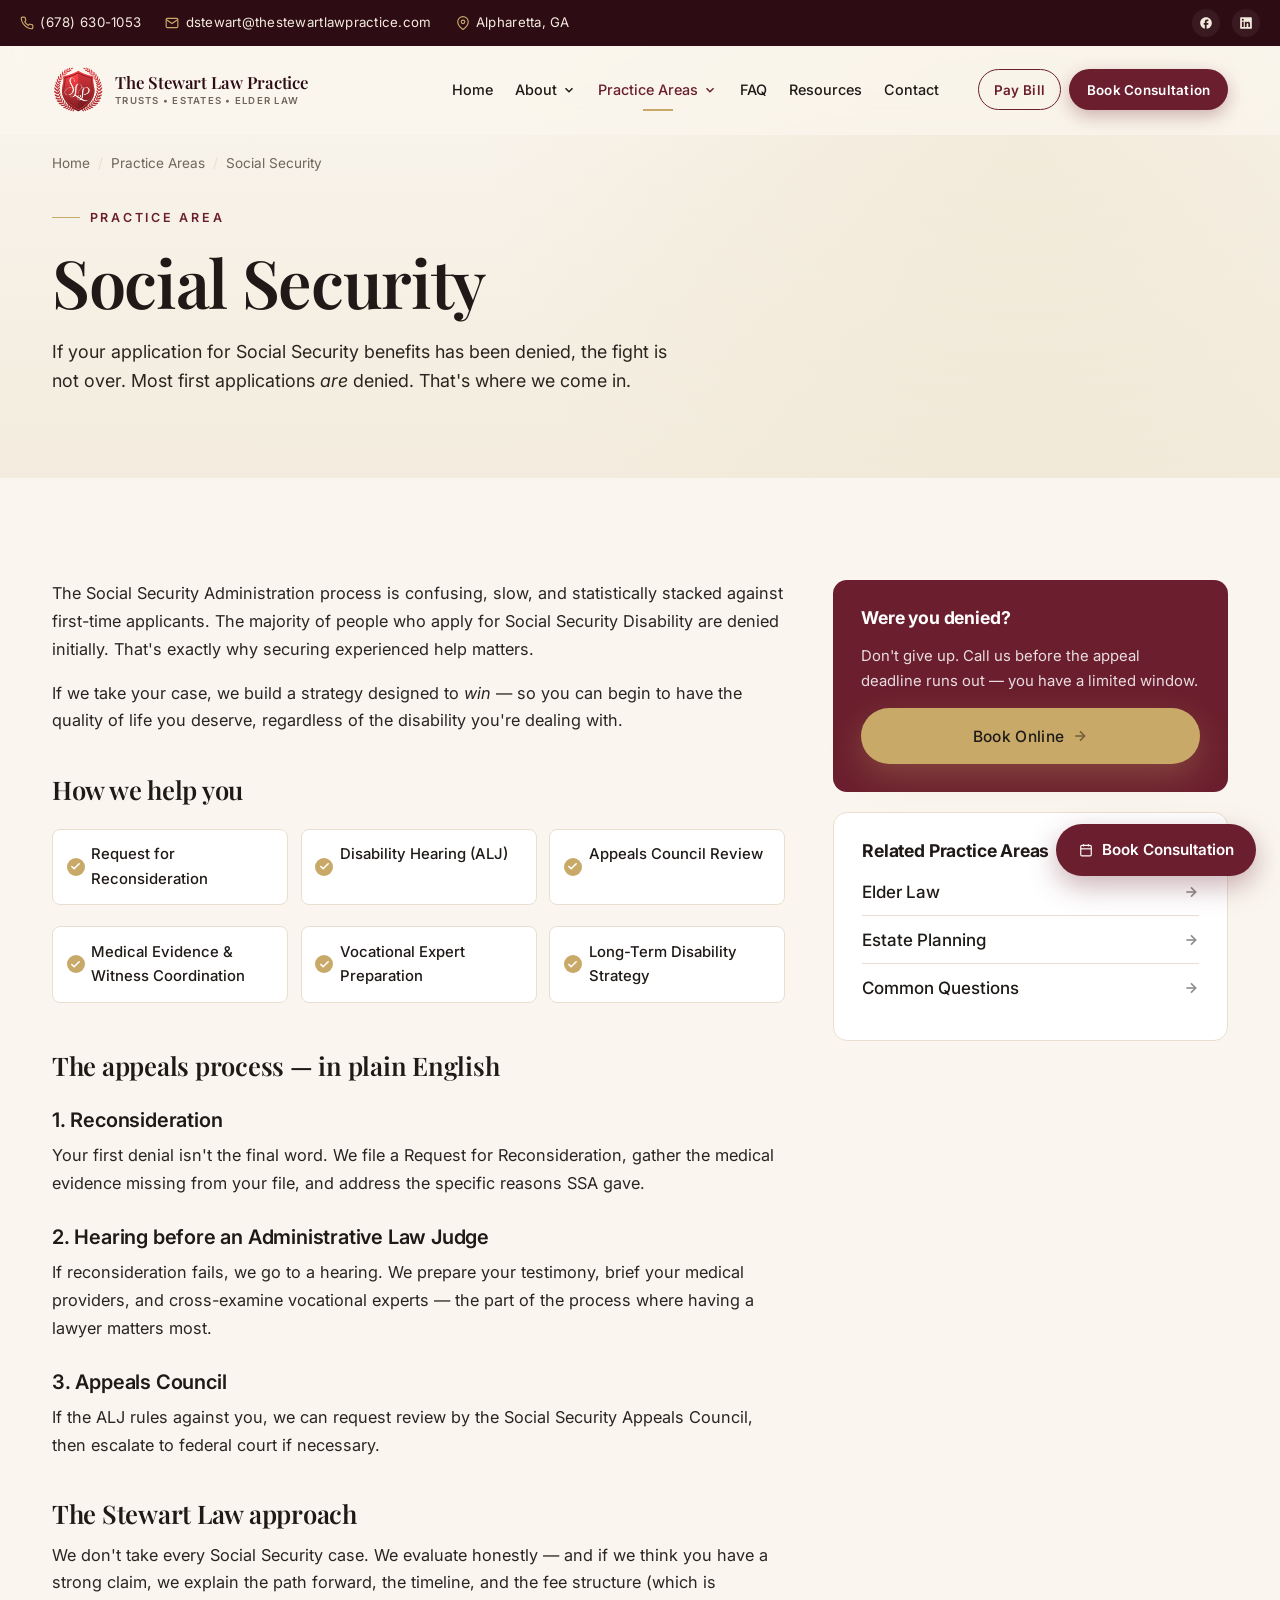
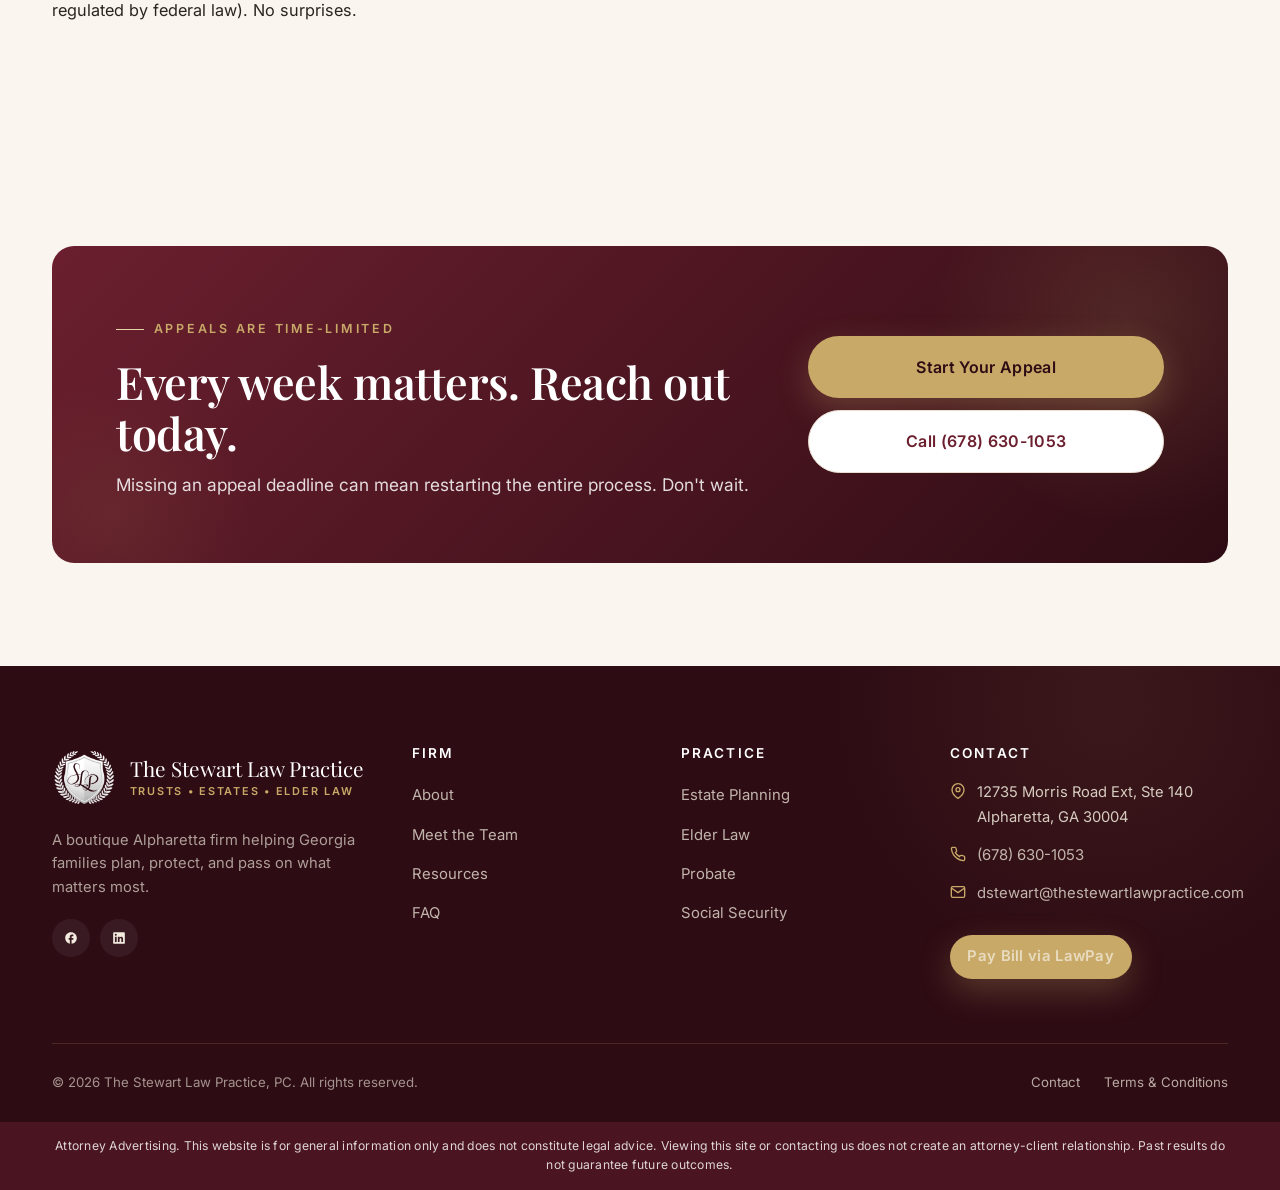
<file: social-security.html>
<!DOCTYPE html>
<html lang="en">
<head>
<meta charset="UTF-8" />
<meta name="viewport" content="width=device-width, initial-scale=1.0" />
<title>Social Security Disability Appeals Attorney | Georgia</title>
<meta name="description" content="Denied Social Security benefits? Our firm handles reconsideration, ALJ hearings, and Appeals Council review. No fee unless we win." />
<link rel="canonical" href="https://www.thestewartlawpractice.com/social-security" />
<meta property="og:title" content="Social Security Disability Appeals — Georgia" />
<meta property="og:description" content="Denied Social Security benefits? Our firm handles reconsideration, ALJ hearings, and Appeals Council review. No fee unless we win." />
<meta property="og:type" content="website" />
<meta property="og:url" content="https://www.thestewartlawpractice.com/social-security" />
<meta property="og:image" content="https://www.thestewartlawpractice.com/assets/images/og-share.png" />
<meta property="og:image:width" content="1200" />
<meta property="og:image:height" content="630" />
<meta property="og:site_name" content="The Stewart Law Practice" />
<meta name="twitter:card" content="summary_large_image" />
<meta name="twitter:title" content="Social Security Disability Appeals — Georgia" />
<meta name="twitter:description" content="Denied Social Security benefits? Our firm handles reconsideration, ALJ hearings, and Appeals Council review. No fee unless we win." />
<meta name="twitter:image" content="https://www.thestewartlawpractice.com/assets/images/og-share.png" />
<link rel="icon" type="image/png" href="assets/images/logo/logo-mark-color.png" />
<link rel="preconnect" href="https://fonts.googleapis.com" />
<link rel="preconnect" href="https://fonts.gstatic.com" crossorigin />
<link href="https://fonts.googleapis.com/css2?family=Playfair+Display:ital,wght@0,400;0,500;0,600;0,700;1,400;1,500&family=Inter:wght@400;500;600;700&family=Italianno&display=swap" rel="stylesheet" />
<link rel="stylesheet" href="assets/css/styles.css" />
</head>
<body>
<header class="site-header">
  <div class="topbar"><div class="container topbar__inner"><div class="topbar__contact"><span><svg viewBox="0 0 24 24" fill="none" stroke="currentColor" stroke-width="2"><path d="M22 16.92v3a2 2 0 0 1-2.18 2 19.79 19.79 0 0 1-8.63-3.07 19.5 19.5 0 0 1-6-6 19.79 19.79 0 0 1-3.07-8.67A2 2 0 0 1 4.11 2h3a2 2 0 0 1 2 1.72 12.84 12.84 0 0 0 .7 2.81 2 2 0 0 1-.45 2.11L8.09 9.91a16 16 0 0 0 6 6l1.27-1.27a2 2 0 0 1 2.11-.45 12.84 12.84 0 0 0 2.81.7A2 2 0 0 1 22 16.92z"/></svg><a href="tel:6786301053">(678) 630-1053</a></span><span><svg viewBox="0 0 24 24" fill="none" stroke="currentColor" stroke-width="2"><path d="M4 4h16c1.1 0 2 .9 2 2v12c0 1.1-.9 2-2 2H4c-1.1 0-2-.9-2-2V6c0-1.1.9-2 2-2z"/><polyline points="22,6 12,13 2,6"/></svg><a href="mailto:dstewart@thestewartlawpractice.com">dstewart@thestewartlawpractice.com</a></span><span><svg viewBox="0 0 24 24" fill="none" stroke="currentColor" stroke-width="2"><path d="M21 10c0 7-9 13-9 13s-9-6-9-13a9 9 0 0 1 18 0z"/><circle cx="12" cy="10" r="3"/></svg>Alpharetta, GA</span></div><div class="topbar__socials"><a href="https://www.facebook.com/thestewartlawpractice" target="_blank" rel="noopener" aria-label="Facebook"><svg viewBox="0 0 24 24" fill="currentColor"><path d="M22 12c0-5.52-4.48-10-10-10S2 6.48 2 12c0 4.84 3.44 8.87 8 9.8V15H8v-3h2V9.5C10 7.57 11.57 6 13.5 6H16v3h-2c-.55 0-1 .45-1 1v2h3v3h-3v6.95c5.05-.5 9-4.76 9-9.95z"/></svg></a><a href="https://www.linkedin.com/company/the-stewart-law-practice-pc" target="_blank" rel="noopener" aria-label="LinkedIn"><svg viewBox="0 0 24 24" fill="currentColor"><path d="M20.5 2h-17A1.5 1.5 0 0 0 2 3.5v17A1.5 1.5 0 0 0 3.5 22h17a1.5 1.5 0 0 0 1.5-1.5v-17A1.5 1.5 0 0 0 20.5 2zM8 19H5v-9h3zM6.5 8.25A1.75 1.75 0 1 1 8.25 6.5 1.78 1.78 0 0 1 6.5 8.25zM19 19h-3v-4.74c0-1.42-.6-1.93-1.38-1.93A1.74 1.74 0 0 0 13 14.19a.66.66 0 0 0 0 .14V19h-3v-9h2.9v1.3a3.11 3.11 0 0 1 2.7-1.4c1.55 0 3.36.86 3.36 3.66z"/></svg></a></div></div></div>
  <div class="container"><nav class="nav"><a class="brand" href="index.html"><span class="brand__mark"><picture><source srcset="assets/images/logo/logo-mark-color.webp" type="image/webp" /><img src="assets/images/logo/logo-mark-color.png" alt="The Stewart Law Practice crest" /></picture></span><span class="brand__text"><span class="brand__name">The Stewart Law Practice</span><span class="brand__tag">Trusts &bull; Estates &bull; Elder Law</span></span></a><ul class="nav__list"><li class="nav__item"><a href="index.html" class="nav__link ">Home</a></li><li class="nav__item has-dropdown"><a href="about.html" class="nav__link ">About <svg viewBox="0 0 24 24" fill="none" stroke="currentColor" stroke-width="2.5"><polyline points="6 9 12 15 18 9"/></svg></a><div class="dropdown"><a href="about.html"><span class="dropdown__icon"><svg viewBox="0 0 24 24" fill="none" stroke="currentColor" stroke-width="2"><path d="M3 21v-2a4 4 0 0 1 4-4h10a4 4 0 0 1 4 4v2"/><circle cx="12" cy="7" r="4"/></svg></span><span><span class="dropdown__title">Our Firm</span></span></a><a href="team.html"><span class="dropdown__icon"><svg viewBox="0 0 24 24" fill="none" stroke="currentColor" stroke-width="2"><path d="M17 21v-2a4 4 0 0 0-4-4H5a4 4 0 0 0-4 4v2"/><circle cx="9" cy="7" r="4"/></svg></span><span><span class="dropdown__title">Meet the Team</span></span></a></div></li><li class="nav__item has-dropdown"><a href="#" class="nav__link is-active">Practice Areas <svg viewBox="0 0 24 24" fill="none" stroke="currentColor" stroke-width="2.5"><polyline points="6 9 12 15 18 9"/></svg></a><div class="dropdown"><a href="estate-planning.html"><span class="dropdown__icon"><svg viewBox="0 0 24 24" fill="none" stroke="currentColor" stroke-width="2"><path d="M14 2H6a2 2 0 0 0-2 2v16a2 2 0 0 0 2 2h12a2 2 0 0 0 2-2V8z"/><polyline points="14 2 14 8 20 8"/></svg></span><span><span class="dropdown__title">Estate Planning</span></span></a><a href="elder-law.html"><span class="dropdown__icon"><svg viewBox="0 0 24 24" fill="none" stroke="currentColor" stroke-width="2"><path d="M20.84 4.61a5.5 5.5 0 0 0-7.78 0L12 5.67l-1.06-1.06a5.5 5.5 0 0 0-7.78 7.78l1.06 1.06L12 21.23l7.78-7.78 1.06-1.06a5.5 5.5 0 0 0 0-7.78z"/></svg></span><span><span class="dropdown__title">Elder Law</span></span></a><a href="probate.html"><span class="dropdown__icon"><svg viewBox="0 0 24 24" fill="none" stroke="currentColor" stroke-width="2"><path d="M12 2v20M5 7l7-5 7 5M3 22h18"/></svg></span><span><span class="dropdown__title">Probate</span></span></a><a href="social-security.html"><span class="dropdown__icon"><svg viewBox="0 0 24 24" fill="none" stroke="currentColor" stroke-width="2"><circle cx="12" cy="12" r="10"/></svg></span><span><span class="dropdown__title">Social Security</span></span></a></div></li><li class="nav__item"><a href="faq.html" class="nav__link ">FAQ</a></li><li class="nav__item"><a href="resources.html" class="nav__link ">Resources</a></li><li class="nav__item"><a href="contact.html" class="nav__link ">Contact</a></li></ul><div class="nav__cta"><a href="https://secure.lawpay.com/pages/thestewartlawpractice/operating" target="_blank" rel="noopener" class="btn btn--ghost btn--sm">Pay Bill</a><a href="https://calendly.com/meetwithstewartlaw" target="_blank" rel="noopener" class="btn btn--primary btn--sm">Book Consultation</a></div><button class="nav__toggle" data-nav-toggle aria-label="Open menu"><svg viewBox="0 0 24 24" fill="none" stroke="currentColor" stroke-width="2.2" stroke-linecap="round" aria-hidden="true"><line x1="4" y1="7" x2="20" y2="7"/><line x1="4" y1="12" x2="20" y2="12"/><line x1="4" y1="17" x2="20" y2="17"/></svg></button></nav></div>
</header>
<div class="mobile-nav" data-mobile-nav><ul class="mobile-nav__list"><li class="mobile-nav__item"><a href="index.html" class="mobile-nav__link">Home</a></li><li class="mobile-nav__item"><button class="mobile-nav__link" data-mobile-sub>About <svg viewBox="0 0 24 24" fill="none" stroke="currentColor" stroke-width="2.5"><polyline points="6 9 12 15 18 9"/></svg></button><div class="mobile-nav__sub"><a href="about.html">Our Firm</a><a href="team.html">Meet the Team</a></div></li><li class="mobile-nav__item"><button class="mobile-nav__link" data-mobile-sub>Practice Areas <svg viewBox="0 0 24 24" fill="none" stroke="currentColor" stroke-width="2.5"><polyline points="6 9 12 15 18 9"/></svg></button><div class="mobile-nav__sub"><a href="estate-planning.html">Estate Planning</a><a href="elder-law.html">Elder Law</a><a href="probate.html">Probate</a><a href="social-security.html">Social Security</a></div></li><li class="mobile-nav__item"><a href="faq.html" class="mobile-nav__link">FAQ</a></li><li class="mobile-nav__item"><a href="resources.html" class="mobile-nav__link">Resources</a></li><li class="mobile-nav__item"><a href="contact.html" class="mobile-nav__link">Contact</a></li></ul><div class="mobile-nav__cta"><a href="https://calendly.com/meetwithstewartlaw" target="_blank" rel="noopener" class="btn btn--primary">Book a Consultation</a><a href="tel:6786301053" class="btn btn--ghost">Call (678) 630-1053</a></div></div>
<section class="page-header"><div class="container"><div class="page-header__inner reveal"><nav class="breadcrumb"><a href="index.html">Home</a> <span class="breadcrumb__sep">/</span> <span>Practice Areas</span> <span class="breadcrumb__sep">/</span> <span>Social Security</span></nav><span class="eyebrow">Practice area</span><h1>Social Security</h1><p>If your application for Social Security benefits has been denied, the fight is not over. Most first applications <em>are</em> denied. That's where we come in.</p></div></div></section>

<section class="section"><div class="container"><div class="practice-detail"><div class="practice-detail__main reveal">
<p class="lead">The Social Security Administration process is confusing, slow, and statistically stacked against first-time applicants. The majority of people who apply for Social Security Disability are denied initially. That's exactly why securing experienced help matters.</p>
<p>If we take your case, we build a strategy designed to <em>win</em> &mdash; so you can begin to have the quality of life you deserve, regardless of the disability you're dealing with.</p>

<h2>How we help you</h2>
<ul class="helps-list">
<li>Request for Reconsideration</li>
<li>Disability Hearing (ALJ)</li>
<li>Appeals Council Review</li>
<li>Medical Evidence &amp; Witness Coordination</li>
<li>Vocational Expert Preparation</li>
<li>Long-Term Disability Strategy</li>
</ul>

<h2>The appeals process &mdash; in plain English</h2>
<h3>1. Reconsideration</h3>
<p>Your first denial isn't the final word. We file a Request for Reconsideration, gather the medical evidence missing from your file, and address the specific reasons SSA gave.</p>
<h3>2. Hearing before an Administrative Law Judge</h3>
<p>If reconsideration fails, we go to a hearing. We prepare your testimony, brief your medical providers, and cross-examine vocational experts &mdash; the part of the process where having a lawyer matters most.</p>
<h3>3. Appeals Council</h3>
<p>If the ALJ rules against you, we can request review by the Social Security Appeals Council, then escalate to federal court if necessary.</p>

<h2>The Stewart Law approach</h2>
<p>We don't take every Social Security case. We evaluate honestly &mdash; and if we think you have a strong claim, we explain the path forward, the timeline, and the fee structure (which is regulated by federal law). No surprises.</p>
</div>
<aside class="practice-detail__aside">
<div class="aside-card aside-card--primary reveal"><h3>Were you denied?</h3><p>Don't give up. Call us before the appeal deadline runs out &mdash; you have a limited window.</p><a href="https://calendly.com/meetwithstewartlaw" target="_blank" rel="noopener" class="btn btn--gold">Book Online <svg viewBox="0 0 24 24" fill="none" stroke="currentColor" stroke-width="2.4"><line x1="5" y1="12" x2="19" y2="12"/><polyline points="12 5 19 12 12 19"/></svg></a></div>
<div class="aside-card reveal reveal-delay-1"><h3>Related Practice Areas</h3><ul><li><a href="elder-law.html">Elder Law <svg viewBox="0 0 24 24" fill="none" stroke="currentColor" stroke-width="2.4"><line x1="5" y1="12" x2="19" y2="12"/><polyline points="12 5 19 12 12 19"/></svg></a></li><li><a href="estate-planning.html">Estate Planning <svg viewBox="0 0 24 24" fill="none" stroke="currentColor" stroke-width="2.4"><line x1="5" y1="12" x2="19" y2="12"/><polyline points="12 5 19 12 12 19"/></svg></a></li><li><a href="faq.html">Common Questions <svg viewBox="0 0 24 24" fill="none" stroke="currentColor" stroke-width="2.4"><line x1="5" y1="12" x2="19" y2="12"/><polyline points="12 5 19 12 12 19"/></svg></a></li></ul></div>
</aside></div></div></section>

<section class="section"><div class="container"><div class="cta-block reveal"><div class="cta-block__inner"><div><span class="eyebrow" style="color: var(--color-gold);">Appeals are time-limited</span><h2>Every week matters. Reach out today.</h2><p>Missing an appeal deadline can mean restarting the entire process. Don't wait.</p></div><div class="cta-block__actions"><a href="https://calendly.com/meetwithstewartlaw" target="_blank" rel="noopener" class="btn btn--gold btn--lg">Start Your Appeal</a><a href="tel:6786301053" class="btn btn--light btn--lg">Call (678) 630-1053</a></div></div></div></section>
<footer class="site-footer"><div class="container"><div class="footer__grid"><div class="footer__brand-block"><div class="footer__brand"><span class="footer__brand-mark"><picture><source srcset="assets/images/logo/logo-mark-white.webp" type="image/webp" /><img src="assets/images/logo/logo-mark-white.png" alt="" /></picture></span><div class="footer__brand-text"><span class="footer__brand-name">The Stewart Law Practice</span><span class="footer__brand-tag">Trusts &bull; Estates &bull; Elder Law</span></div></div><p class="footer__desc">A boutique Alpharetta firm helping Georgia families plan, protect, and pass on what matters most.</p><div class="footer__socials"><a href="https://www.facebook.com/thestewartlawpractice" target="_blank" rel="noopener" aria-label="Facebook"><svg viewBox="0 0 24 24" fill="currentColor"><path d="M22 12c0-5.52-4.48-10-10-10S2 6.48 2 12c0 4.84 3.44 8.87 8 9.8V15H8v-3h2V9.5C10 7.57 11.57 6 13.5 6H16v3h-2c-.55 0-1 .45-1 1v2h3v3h-3v6.95c5.05-.5 9-4.76 9-9.95z"/></svg></a><a href="https://www.linkedin.com/company/the-stewart-law-practice-pc" target="_blank" rel="noopener" aria-label="LinkedIn"><svg viewBox="0 0 24 24" fill="currentColor"><path d="M20.5 2h-17A1.5 1.5 0 0 0 2 3.5v17A1.5 1.5 0 0 0 3.5 22h17a1.5 1.5 0 0 0 1.5-1.5v-17A1.5 1.5 0 0 0 20.5 2zM8 19H5v-9h3zM6.5 8.25A1.75 1.75 0 1 1 8.25 6.5 1.78 1.78 0 0 1 6.5 8.25zM19 19h-3v-4.74c0-1.42-.6-1.93-1.38-1.93A1.74 1.74 0 0 0 13 14.19a.66.66 0 0 0 0 .14V19h-3v-9h2.9v1.3a3.11 3.11 0 0 1 2.7-1.4c1.55 0 3.36.86 3.36 3.66z"/></svg></a></div></div><div class="footer__col"><h4>Firm</h4><ul><li><a href="about.html">About</a></li><li><a href="team.html">Meet the Team</a></li><li><a href="resources.html">Resources</a></li><li><a href="faq.html">FAQ</a></li></ul></div><div class="footer__col"><h4>Practice</h4><ul><li><a href="estate-planning.html">Estate Planning</a></li><li><a href="elder-law.html">Elder Law</a></li><li><a href="probate.html">Probate</a></li><li><a href="social-security.html">Social Security</a></li></ul></div><div class="footer__col"><h4>Contact</h4><div class="footer__contact-line"><svg viewBox="0 0 24 24" fill="none" stroke="currentColor" stroke-width="2"><path d="M21 10c0 7-9 13-9 13s-9-6-9-13a9 9 0 0 1 18 0z"/><circle cx="12" cy="10" r="3"/></svg> 12735 Morris Road Ext, Ste 140<br/>Alpharetta, GA 30004</div><div class="footer__contact-line"><svg viewBox="0 0 24 24" fill="none" stroke="currentColor" stroke-width="2"><path d="M22 16.92v3a2 2 0 0 1-2.18 2 19.79 19.79 0 0 1-8.63-3.07 19.5 19.5 0 0 1-6-6 19.79 19.79 0 0 1-3.07-8.67A2 2 0 0 1 4.11 2h3a2 2 0 0 1 2 1.72 12.84 12.84 0 0 0 .7 2.81 2 2 0 0 1-.45 2.11L8.09 9.91a16 16 0 0 0 6 6l1.27-1.27a2 2 0 0 1 2.11-.45 12.84 12.84 0 0 0 2.81.7A2 2 0 0 1 22 16.92z"/></svg> <a href="tel:6786301053">(678) 630-1053</a></div><div class="footer__contact-line"><svg viewBox="0 0 24 24" fill="none" stroke="currentColor" stroke-width="2"><path d="M4 4h16c1.1 0 2 .9 2 2v12c0 1.1-.9 2-2 2H4c-1.1 0-2-.9-2-2V6c0-1.1.9-2 2-2z"/><polyline points="22,6 12,13 2,6"/></svg> <a href="mailto:dstewart@thestewartlawpractice.com">dstewart@thestewartlawpractice.com</a></div><a href="https://secure.lawpay.com/pages/thestewartlawpractice/operating" target="_blank" rel="noopener" class="btn btn--gold btn--sm" style="margin-top: 1rem">Pay Bill via LawPay</a></div></div><div class="footer__bottom"><div>© <span data-year>2026</span> The Stewart Law Practice, PC. All rights reserved.</div><div class="footer__legal"><a href="contact.html">Contact</a><a href="https://www.thestewartlawpractice.com/terms-conditions" target="_blank" rel="noopener">Terms &amp; Conditions</a></div></div></div><div class="disclaimer-bar"><div class="container"><em>Attorney Advertising. This website is for general information only and does not constitute legal advice. Viewing this site or contacting us does not create an attorney-client relationship. Past results do not guarantee future outcomes.</em></div></div></footer>
<div class="fab-stack" aria-hidden="false">
  <button class="back-to-top" aria-label="Back to top" type="button"><svg viewBox="0 0 24 24" fill="none" stroke="currentColor" stroke-width="2.4" stroke-linecap="round" stroke-linejoin="round" aria-hidden="true"><line x1="12" y1="19" x2="12" y2="5"/><polyline points="5 12 12 5 19 12"/></svg></button>
  <a href="https://calendly.com/meetwithstewartlaw" target="_blank" rel="noopener" class="fab" aria-label="Book a consultation"><svg viewBox="0 0 24 24" fill="none" stroke="currentColor" stroke-width="2" aria-hidden="true"><rect x="3" y="4" width="18" height="18" rx="2" ry="2"/><line x1="16" y1="2" x2="16" y2="6"/><line x1="8" y1="2" x2="8" y2="6"/><line x1="3" y1="10" x2="21" y2="10"/></svg>Book Consultation</a>
</div>
<script>
/* Inline hamburger fallback — wires the toggle even if main.js fails to load.
   Sets t.dataset.bootWired so main.js will not double-wire. */
(function(){
  var t=document.querySelector("[data-nav-toggle]");
  var n=document.querySelector("[data-mobile-nav]");
  if(!t||!n) return;
  if(t.dataset.bootWired) return; t.dataset.bootWired="1";
  var ICON_OPEN=t.innerHTML;
  var ICON_CLOSE="<svg viewBox=\"0 0 24 24\" fill=\"none\" stroke=\"currentColor\" stroke-width=\"2.2\" stroke-linecap=\"round\" aria-hidden=\"true\"><line x1=\"6\" y1=\"6\" x2=\"18\" y2=\"18\"/><line x1=\"6\" y1=\"18\" x2=\"18\" y2=\"6\"/></svg>";
  function close(){n.classList.remove("is-open");t.setAttribute("aria-expanded","false");t.innerHTML=ICON_OPEN;document.body.style.overflow="";}
  function open(){n.classList.add("is-open");t.setAttribute("aria-expanded","true");t.innerHTML=ICON_CLOSE;document.body.style.overflow="hidden";}
  t.addEventListener("click",function(e){e.preventDefault();e.stopPropagation();n.classList.contains("is-open")?close():open();});
  n.addEventListener("click",function(e){if(e.target===n) close();});
  n.querySelectorAll("a").forEach(function(a){a.addEventListener("click",close);});
  document.addEventListener("keydown",function(e){if(e.key==="Escape" && n.classList.contains("is-open")) close();});
})();
</script>
<script src="assets/js/main.js?v=3"></script>
</body>
</html>
</file>
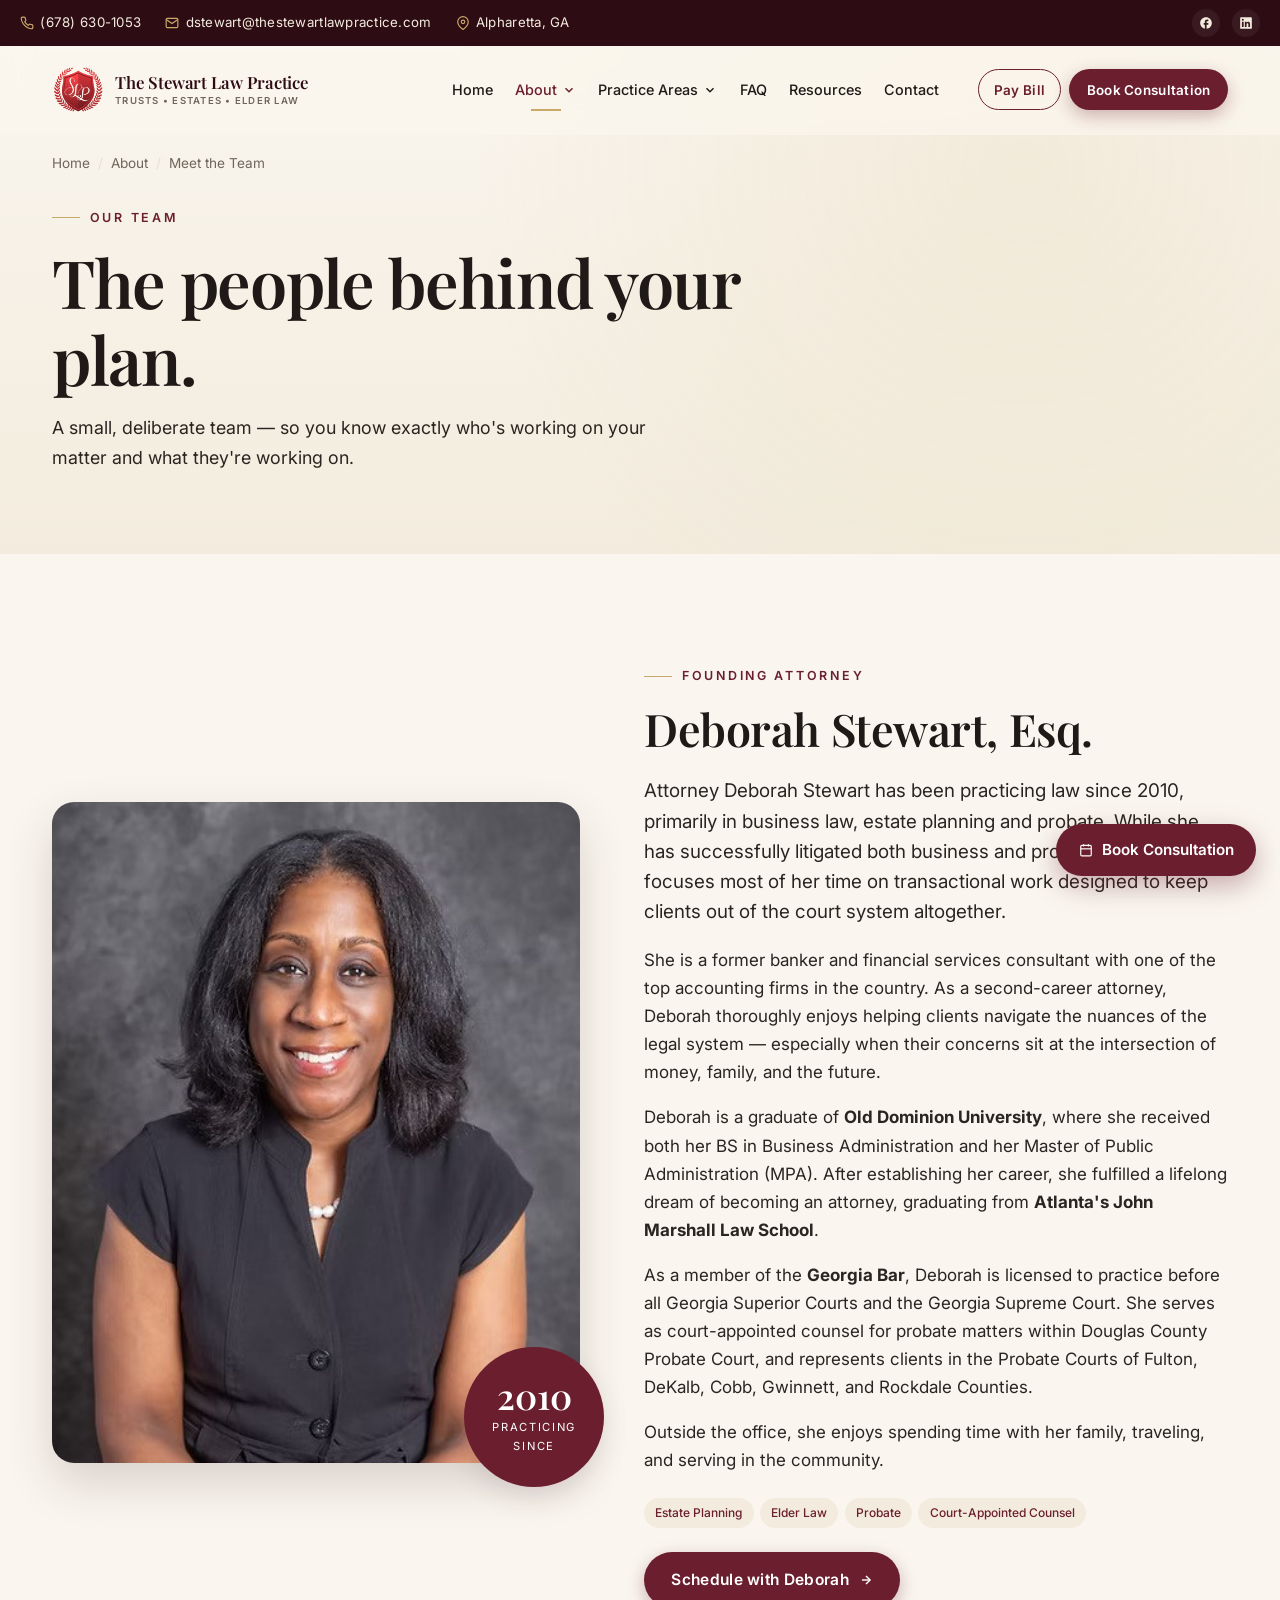
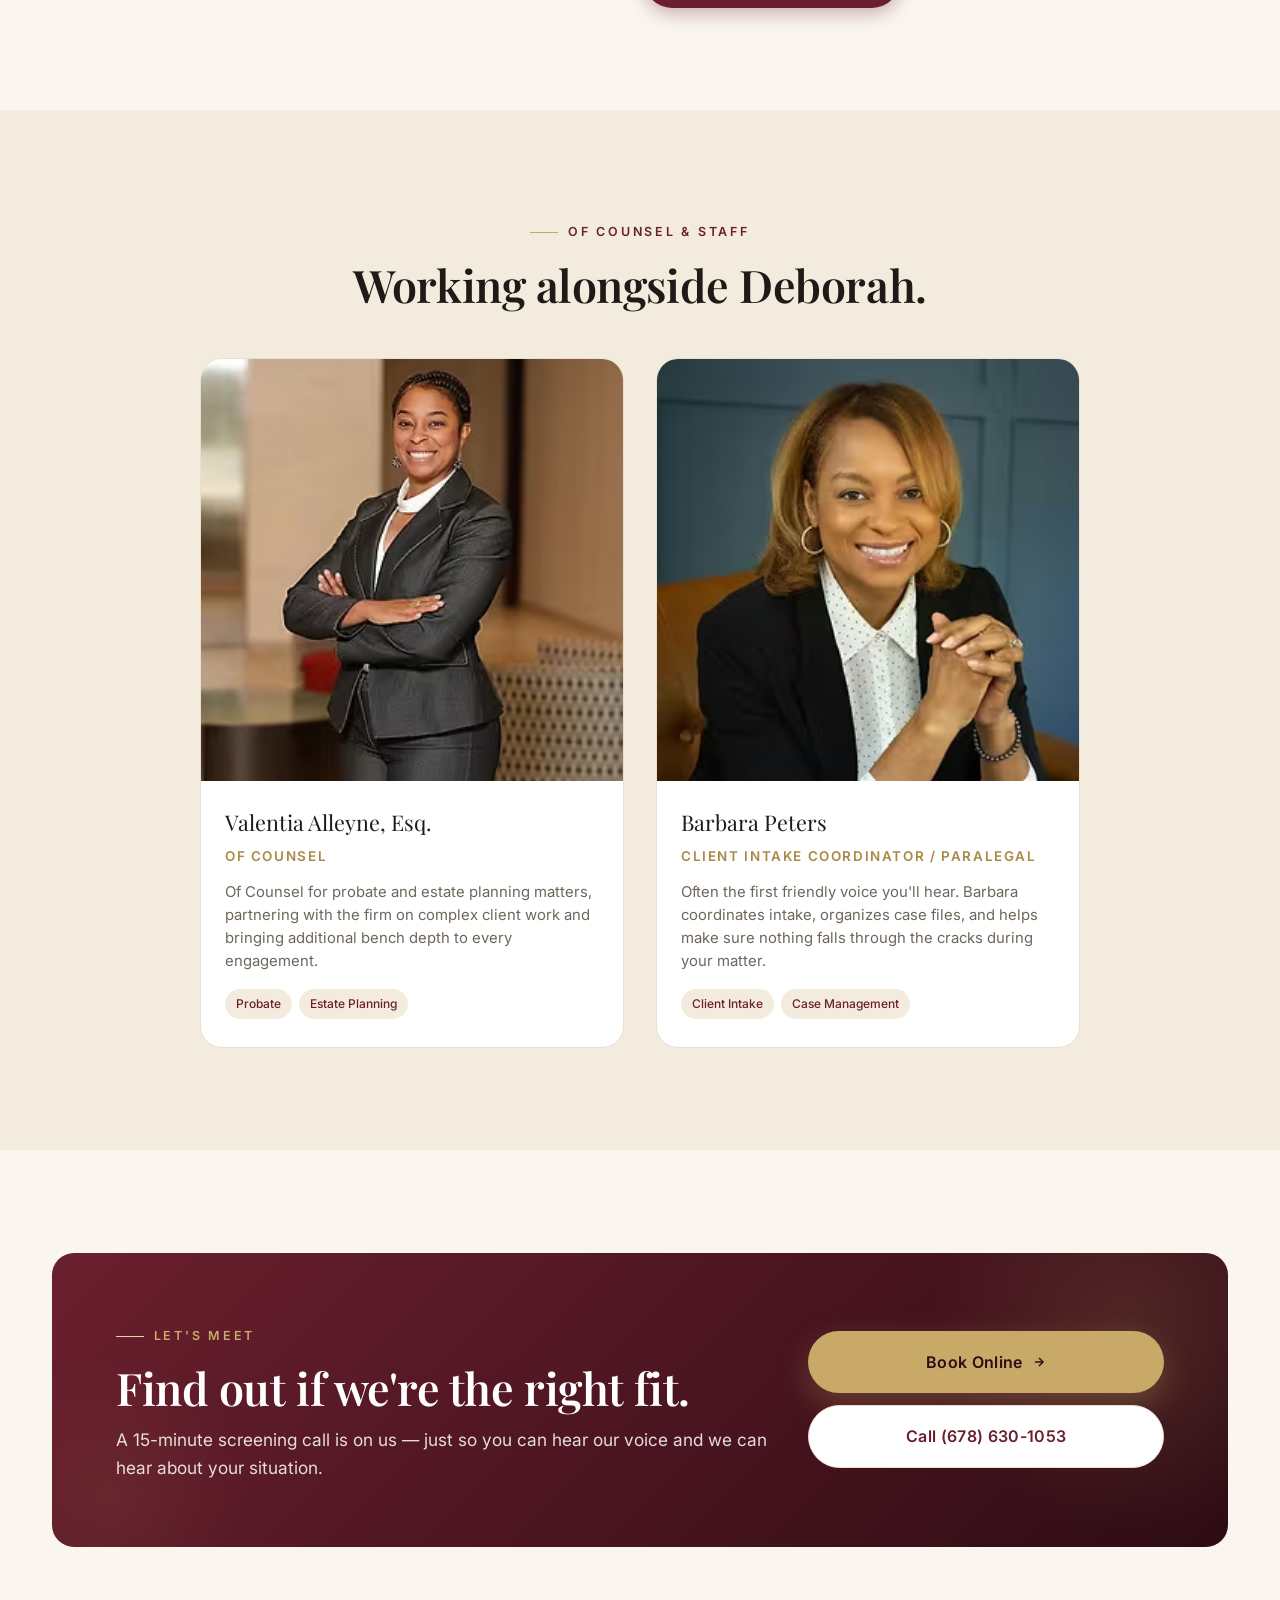
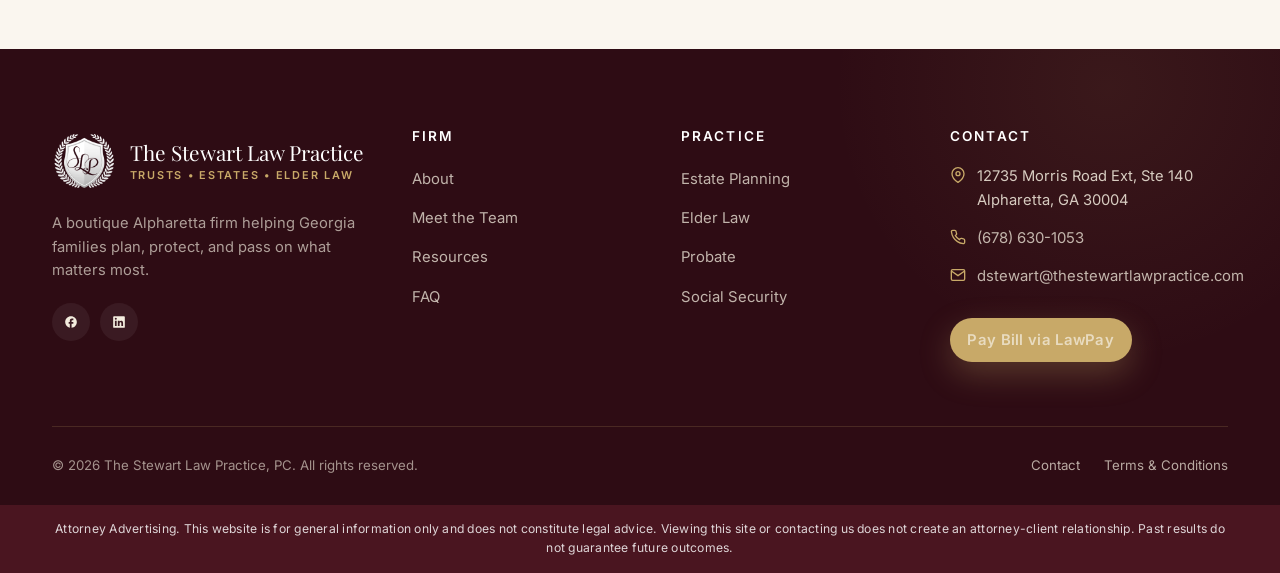
<file: team.html>
<!DOCTYPE html>
<html lang="en">
<head>
<meta charset="UTF-8" />
<meta name="viewport" content="width=device-width, initial-scale=1.0" />
<title>Meet the Team | The Stewart Law Practice</title>
<meta name="description" content="Meet Attorney Deborah Stewart, founder of The Stewart Law Practice, along with Of Counsel Valentia Alleyne and Client Coordinator Barbara Peters." />
<link rel="canonical" href="https://www.thestewartlawpractice.com/team" />
<meta property="og:title" content="Meet the Team — The Stewart Law Practice" />
<meta property="og:description" content="Meet Attorney Deborah Stewart, founder of The Stewart Law Practice, along with Of Counsel Valentia Alleyne and Client Coordinator Barbara Peters." />
<meta property="og:type" content="website" />
<meta property="og:url" content="https://www.thestewartlawpractice.com/team" />
<meta property="og:image" content="https://www.thestewartlawpractice.com/assets/images/og-share.png" />
<meta property="og:image:width" content="1200" />
<meta property="og:image:height" content="630" />
<meta property="og:site_name" content="The Stewart Law Practice" />
<meta name="twitter:card" content="summary_large_image" />
<meta name="twitter:title" content="Meet the Team — The Stewart Law Practice" />
<meta name="twitter:description" content="Meet Attorney Deborah Stewart, founder of The Stewart Law Practice, along with Of Counsel Valentia Alleyne and Client Coordinator Barbara Peters." />
<meta name="twitter:image" content="https://www.thestewartlawpractice.com/assets/images/og-share.png" />
<link rel="icon" type="image/png" href="assets/images/logo/logo-mark-color.png" />
<link rel="preconnect" href="https://fonts.googleapis.com" />
<link rel="preconnect" href="https://fonts.gstatic.com" crossorigin />
<link href="https://fonts.googleapis.com/css2?family=Playfair+Display:ital,wght@0,400;0,500;0,600;0,700;1,400;1,500&family=Inter:wght@400;500;600;700&family=Italianno&display=swap" rel="stylesheet" />
<link rel="stylesheet" href="assets/css/styles.css" />
</head>
<body>
<header class="site-header">
  <div class="topbar"><div class="container topbar__inner">
    <div class="topbar__contact">
      <span><svg viewBox="0 0 24 24" fill="none" stroke="currentColor" stroke-width="2"><path d="M22 16.92v3a2 2 0 0 1-2.18 2 19.79 19.79 0 0 1-8.63-3.07 19.5 19.5 0 0 1-6-6 19.79 19.79 0 0 1-3.07-8.67A2 2 0 0 1 4.11 2h3a2 2 0 0 1 2 1.72 12.84 12.84 0 0 0 .7 2.81 2 2 0 0 1-.45 2.11L8.09 9.91a16 16 0 0 0 6 6l1.27-1.27a2 2 0 0 1 2.11-.45 12.84 12.84 0 0 0 2.81.7A2 2 0 0 1 22 16.92z"/></svg><a href="tel:6786301053">(678) 630-1053</a></span>
      <span><svg viewBox="0 0 24 24" fill="none" stroke="currentColor" stroke-width="2"><path d="M4 4h16c1.1 0 2 .9 2 2v12c0 1.1-.9 2-2 2H4c-1.1 0-2-.9-2-2V6c0-1.1.9-2 2-2z"/><polyline points="22,6 12,13 2,6"/></svg><a href="mailto:dstewart@thestewartlawpractice.com">dstewart@thestewartlawpractice.com</a></span>
      <span><svg viewBox="0 0 24 24" fill="none" stroke="currentColor" stroke-width="2"><path d="M21 10c0 7-9 13-9 13s-9-6-9-13a9 9 0 0 1 18 0z"/><circle cx="12" cy="10" r="3"/></svg>Alpharetta, GA</span>
    </div>
    <div class="topbar__socials">
      <a href="https://www.facebook.com/thestewartlawpractice" target="_blank" rel="noopener" aria-label="Facebook"><svg viewBox="0 0 24 24" fill="currentColor"><path d="M22 12c0-5.52-4.48-10-10-10S2 6.48 2 12c0 4.84 3.44 8.87 8 9.8V15H8v-3h2V9.5C10 7.57 11.57 6 13.5 6H16v3h-2c-.55 0-1 .45-1 1v2h3v3h-3v6.95c5.05-.5 9-4.76 9-9.95z"/></svg></a>
      <a href="https://www.linkedin.com/company/the-stewart-law-practice-pc" target="_blank" rel="noopener" aria-label="LinkedIn"><svg viewBox="0 0 24 24" fill="currentColor"><path d="M20.5 2h-17A1.5 1.5 0 0 0 2 3.5v17A1.5 1.5 0 0 0 3.5 22h17a1.5 1.5 0 0 0 1.5-1.5v-17A1.5 1.5 0 0 0 20.5 2zM8 19H5v-9h3zM6.5 8.25A1.75 1.75 0 1 1 8.25 6.5 1.78 1.78 0 0 1 6.5 8.25zM19 19h-3v-4.74c0-1.42-.6-1.93-1.38-1.93A1.74 1.74 0 0 0 13 14.19a.66.66 0 0 0 0 .14V19h-3v-9h2.9v1.3a3.11 3.11 0 0 1 2.7-1.4c1.55 0 3.36.86 3.36 3.66z"/></svg></a>
    </div>
  </div></div>
  <div class="container"><nav class="nav" aria-label="Primary">
    <a class="brand" href="index.html"><span class="brand__mark"><picture><source srcset="assets/images/logo/logo-mark-color.webp" type="image/webp" /><img src="assets/images/logo/logo-mark-color.png" alt="The Stewart Law Practice crest" /></picture></span><span class="brand__text"><span class="brand__name">The Stewart Law Practice</span><span class="brand__tag">Trusts &bull; Estates &bull; Elder Law</span></span></a>
    <ul class="nav__list">
      <li class="nav__item"><a href="index.html" class="nav__link">Home</a></li>
      <li class="nav__item has-dropdown"><a href="about.html" class="nav__link is-active">About <svg viewBox="0 0 24 24" fill="none" stroke="currentColor" stroke-width="2.5"><polyline points="6 9 12 15 18 9"/></svg></a><div class="dropdown"><a href="about.html"><span class="dropdown__icon"><svg viewBox="0 0 24 24" fill="none" stroke="currentColor" stroke-width="2"><path d="M3 21v-2a4 4 0 0 1 4-4h10a4 4 0 0 1 4 4v2"/><circle cx="12" cy="7" r="4"/></svg></span><span><span class="dropdown__title">Our Firm</span><span class="dropdown__sub">Story, mission, why families choose us</span></span></a><a href="team.html"><span class="dropdown__icon"><svg viewBox="0 0 24 24" fill="none" stroke="currentColor" stroke-width="2"><path d="M17 21v-2a4 4 0 0 0-4-4H5a4 4 0 0 0-4 4v2"/><circle cx="9" cy="7" r="4"/></svg></span><span><span class="dropdown__title">Meet the Team</span><span class="dropdown__sub">Deborah Stewart & associates</span></span></a></div></li>
      <li class="nav__item has-dropdown"><a href="#" class="nav__link">Practice Areas <svg viewBox="0 0 24 24" fill="none" stroke="currentColor" stroke-width="2.5"><polyline points="6 9 12 15 18 9"/></svg></a><div class="dropdown"><a href="estate-planning.html"><span class="dropdown__icon"><svg viewBox="0 0 24 24" fill="none" stroke="currentColor" stroke-width="2"><path d="M14 2H6a2 2 0 0 0-2 2v16a2 2 0 0 0 2 2h12a2 2 0 0 0 2-2V8z"/><polyline points="14 2 14 8 20 8"/></svg></span><span><span class="dropdown__title">Estate Planning</span></span></a><a href="elder-law.html"><span class="dropdown__icon"><svg viewBox="0 0 24 24" fill="none" stroke="currentColor" stroke-width="2"><path d="M20.84 4.61a5.5 5.5 0 0 0-7.78 0L12 5.67l-1.06-1.06a5.5 5.5 0 0 0-7.78 7.78l1.06 1.06L12 21.23l7.78-7.78 1.06-1.06a5.5 5.5 0 0 0 0-7.78z"/></svg></span><span><span class="dropdown__title">Elder Law</span></span></a><a href="probate.html"><span class="dropdown__icon"><svg viewBox="0 0 24 24" fill="none" stroke="currentColor" stroke-width="2"><path d="M12 2v20M5 7l7-5 7 5M3 22h18"/></svg></span><span><span class="dropdown__title">Probate</span></span></a><a href="social-security.html"><span class="dropdown__icon"><svg viewBox="0 0 24 24" fill="none" stroke="currentColor" stroke-width="2"><circle cx="12" cy="12" r="10"/></svg></span><span><span class="dropdown__title">Social Security</span></span></a></div></li>
      <li class="nav__item"><a href="faq.html" class="nav__link">FAQ</a></li>
      <li class="nav__item"><a href="resources.html" class="nav__link">Resources</a></li>
      <li class="nav__item"><a href="contact.html" class="nav__link">Contact</a></li>
    </ul>
    <div class="nav__cta"><a href="https://secure.lawpay.com/pages/thestewartlawpractice/operating" target="_blank" rel="noopener" class="btn btn--ghost btn--sm">Pay Bill</a><a href="https://calendly.com/meetwithstewartlaw" target="_blank" rel="noopener" class="btn btn--primary btn--sm">Book Consultation</a></div>
    <button class="nav__toggle" data-nav-toggle aria-label="Open menu"><svg viewBox="0 0 24 24" fill="none" stroke="currentColor" stroke-width="2.2" stroke-linecap="round" aria-hidden="true"><line x1="4" y1="7" x2="20" y2="7"/><line x1="4" y1="12" x2="20" y2="12"/><line x1="4" y1="17" x2="20" y2="17"/></svg></button>
  </nav></div>
</header>
<div class="mobile-nav" data-mobile-nav><ul class="mobile-nav__list"><li class="mobile-nav__item"><a href="index.html" class="mobile-nav__link">Home</a></li><li class="mobile-nav__item"><button class="mobile-nav__link" data-mobile-sub>About <svg viewBox="0 0 24 24" fill="none" stroke="currentColor" stroke-width="2.5"><polyline points="6 9 12 15 18 9"/></svg></button><div class="mobile-nav__sub"><a href="about.html">Our Firm</a><a href="team.html">Meet the Team</a></div></li><li class="mobile-nav__item"><button class="mobile-nav__link" data-mobile-sub>Practice Areas <svg viewBox="0 0 24 24" fill="none" stroke="currentColor" stroke-width="2.5"><polyline points="6 9 12 15 18 9"/></svg></button><div class="mobile-nav__sub"><a href="estate-planning.html">Estate Planning</a><a href="elder-law.html">Elder Law</a><a href="probate.html">Probate</a><a href="social-security.html">Social Security</a></div></li><li class="mobile-nav__item"><a href="faq.html" class="mobile-nav__link">FAQ</a></li><li class="mobile-nav__item"><a href="resources.html" class="mobile-nav__link">Resources</a></li><li class="mobile-nav__item"><a href="contact.html" class="mobile-nav__link">Contact</a></li></ul><div class="mobile-nav__cta"><a href="https://calendly.com/meetwithstewartlaw" target="_blank" rel="noopener" class="btn btn--primary">Book a Consultation</a><a href="tel:6786301053" class="btn btn--ghost">Call (678) 630-1053</a></div></div>

<section class="page-header">
  <div class="container">
    <div class="page-header__inner reveal">
      <nav class="breadcrumb"><a href="index.html">Home</a> <span class="breadcrumb__sep">/</span> <a href="about.html">About</a> <span class="breadcrumb__sep">/</span> <span>Meet the Team</span></nav>
      <span class="eyebrow">Our team</span>
      <h1>The people behind your plan.</h1>
      <p>A small, deliberate team &mdash; so you know exactly who's working on your matter and what they're working on.</p>
    </div>
  </div>
</section>

<!-- Deborah feature -->
<section class="section">
  <div class="container">
    <div class="deborah-feature">
      <div class="deborah-feature__visual reveal">
        <div class="deborah-feature__img">
          <picture>
            <img src="assets/images/team/deborah-stewart.jpg" alt="Attorney Deborah Stewart, founding attorney" />
          </picture>
        </div>
        <div class="deborah-feature__stamp">
          <span class="deborah-feature__stamp-num">2010</span>
          <span class="deborah-feature__stamp-text">Practicing<br/>Since</span>
        </div>
      </div>
      <div class="reveal reveal-delay-1">
        <span class="eyebrow">Founding attorney</span>
        <h2>Deborah Stewart, Esq.</h2>
        <p class="lead">Attorney Deborah Stewart has been practicing law since 2010, primarily in business law, estate planning and probate. While she has successfully litigated both business and probate matters, she focuses most of her time on transactional work designed to keep clients out of the court system altogether.</p>
        <p>She is a former banker and financial services consultant with one of the top accounting firms in the country. As a second-career attorney, Deborah thoroughly enjoys helping clients navigate the nuances of the legal system &mdash; especially when their concerns sit at the intersection of money, family, and the future.</p>
        <p>Deborah is a graduate of <strong>Old Dominion University</strong>, where she received both her BS in Business Administration and her Master of Public Administration (MPA). After establishing her career, she fulfilled a lifelong dream of becoming an attorney, graduating from <strong>Atlanta's John Marshall Law School</strong>.</p>
        <p>As a member of the <strong>Georgia Bar</strong>, Deborah is licensed to practice before all Georgia Superior Courts and the Georgia Supreme Court. She serves as court-appointed counsel for probate matters within Douglas County Probate Court, and represents clients in the Probate Courts of Fulton, DeKalb, Cobb, Gwinnett, and Rockdale Counties.</p>
        <p>Outside the office, she enjoys spending time with her family, traveling, and serving in the community.</p>
        <div class="attorney-card__tags" style="margin: 1.5rem 0">
          <span class="attorney-card__tag">Estate Planning</span>
          <span class="attorney-card__tag">Elder Law</span>
          <span class="attorney-card__tag">Probate</span>
          
          <span class="attorney-card__tag">Court-Appointed Counsel</span>
        </div>
        <a href="https://calendly.com/meetwithstewartlaw" target="_blank" rel="noopener" class="btn btn--primary">Schedule with Deborah <svg viewBox="0 0 24 24" fill="none" stroke="currentColor" stroke-width="2.4"><line x1="5" y1="12" x2="19" y2="12"/><polyline points="12 5 19 12 12 19"/></svg></a>
      </div>
    </div>
  </div>
</section>

<!-- Team -->
<section class="section section--cream">
  <div class="container">
    <div class="section-head reveal">
      <span class="eyebrow">Of counsel &amp; staff</span>
      <h2>Working alongside Deborah.</h2>
    </div>
    <div class="grid grid-2" style="max-width: 880px; margin: 0 auto;">
      <article class="attorney-card reveal">
        <div class="attorney-card__img-wrap"><picture><source srcset="assets/images/team/valentia-alleyne.avif" type="image/avif" /><source srcset="assets/images/team/valentia-alleyne.webp" type="image/webp" /><img src="assets/images/team/valentia-alleyne.jpg" alt="Valentia Alleyne, Esq." /></picture></div>
        <div class="attorney-card__body">
          <div class="attorney-card__name">Valentia Alleyne, Esq.</div>
          <div class="attorney-card__role">Of Counsel</div>
          <p class="attorney-card__bio">Of Counsel for probate and estate planning matters, partnering with the firm on complex client work and bringing additional bench depth to every engagement.</p>
          <div class="attorney-card__tags"><span class="attorney-card__tag">Probate</span><span class="attorney-card__tag">Estate Planning</span></div>
        </div>
      </article>
      <article class="attorney-card reveal reveal-delay-1">
        <div class="attorney-card__img-wrap"><picture><source srcset="assets/images/team/barbara-peters.avif" type="image/avif" /><source srcset="assets/images/team/barbara-peters.webp" type="image/webp" /><img src="assets/images/team/barbara-peters.jpg" alt="Barbara Peters" /></picture></div>
        <div class="attorney-card__body">
          <div class="attorney-card__name">Barbara Peters</div>
          <div class="attorney-card__role">Client Intake Coordinator / Paralegal</div>
          <p class="attorney-card__bio">Often the first friendly voice you'll hear. Barbara coordinates intake, organizes case files, and helps make sure nothing falls through the cracks during your matter.</p>
          <div class="attorney-card__tags"><span class="attorney-card__tag">Client Intake</span><span class="attorney-card__tag">Case Management</span></div>
        </div>
      </article>
    </div>
  </div>
</section>

<section class="section">
  <div class="container">
    <div class="cta-block reveal">
      <div class="cta-block__inner">
        <div>
          <span class="eyebrow" style="color: var(--color-gold);">Let's meet</span>
          <h2>Find out if we're the right fit.</h2>
          <p>A 15-minute screening call is on us &mdash; just so you can hear our voice and we can hear about your situation.</p>
        </div>
        <div class="cta-block__actions">
          <a href="https://calendly.com/meetwithstewartlaw" target="_blank" rel="noopener" class="btn btn--gold btn--lg">Book Online <svg viewBox="0 0 24 24" fill="none" stroke="currentColor" stroke-width="2.4"><line x1="5" y1="12" x2="19" y2="12"/><polyline points="12 5 19 12 12 19"/></svg></a>
          <a href="tel:6786301053" class="btn btn--light btn--lg">Call (678) 630-1053</a>
        </div>
      </div>
    </div>
  </div>
</section>

<footer class="site-footer">
  <div class="container">
    <div class="footer__grid">
      <div class="footer__brand-block"><div class="footer__brand"><span class="footer__brand-mark"><picture><source srcset="assets/images/logo/logo-mark-white.webp" type="image/webp" /><img src="assets/images/logo/logo-mark-white.png" alt="" /></picture></span><div class="footer__brand-text"><span class="footer__brand-name">The Stewart Law Practice</span><span class="footer__brand-tag">Trusts &bull; Estates &bull; Elder Law</span></div></div><p class="footer__desc">A boutique Alpharetta firm helping Georgia families plan, protect, and pass on what matters most.</p><div class="footer__socials"><a href="https://www.facebook.com/thestewartlawpractice" target="_blank" rel="noopener" aria-label="Facebook"><svg viewBox="0 0 24 24" fill="currentColor"><path d="M22 12c0-5.52-4.48-10-10-10S2 6.48 2 12c0 4.84 3.44 8.87 8 9.8V15H8v-3h2V9.5C10 7.57 11.57 6 13.5 6H16v3h-2c-.55 0-1 .45-1 1v2h3v3h-3v6.95c5.05-.5 9-4.76 9-9.95z"/></svg></a><a href="https://www.linkedin.com/company/the-stewart-law-practice-pc" target="_blank" rel="noopener" aria-label="LinkedIn"><svg viewBox="0 0 24 24" fill="currentColor"><path d="M20.5 2h-17A1.5 1.5 0 0 0 2 3.5v17A1.5 1.5 0 0 0 3.5 22h17a1.5 1.5 0 0 0 1.5-1.5v-17A1.5 1.5 0 0 0 20.5 2zM8 19H5v-9h3zM6.5 8.25A1.75 1.75 0 1 1 8.25 6.5 1.78 1.78 0 0 1 6.5 8.25zM19 19h-3v-4.74c0-1.42-.6-1.93-1.38-1.93A1.74 1.74 0 0 0 13 14.19a.66.66 0 0 0 0 .14V19h-3v-9h2.9v1.3a3.11 3.11 0 0 1 2.7-1.4c1.55 0 3.36.86 3.36 3.66z"/></svg></a></div></div>
      <div class="footer__col"><h4>Firm</h4><ul><li><a href="about.html">About</a></li><li><a href="team.html">Meet the Team</a></li><li><a href="resources.html">Resources</a></li><li><a href="faq.html">FAQ</a></li></ul></div>
      <div class="footer__col"><h4>Practice</h4><ul><li><a href="estate-planning.html">Estate Planning</a></li><li><a href="elder-law.html">Elder Law</a></li><li><a href="probate.html">Probate</a></li><li><a href="social-security.html">Social Security</a></li></ul></div>
      <div class="footer__col"><h4>Contact</h4><div class="footer__contact-line"><svg viewBox="0 0 24 24" fill="none" stroke="currentColor" stroke-width="2"><path d="M21 10c0 7-9 13-9 13s-9-6-9-13a9 9 0 0 1 18 0z"/><circle cx="12" cy="10" r="3"/></svg> 12735 Morris Road Ext, Ste 140<br/>Alpharetta, GA 30004</div><div class="footer__contact-line"><svg viewBox="0 0 24 24" fill="none" stroke="currentColor" stroke-width="2"><path d="M22 16.92v3a2 2 0 0 1-2.18 2 19.79 19.79 0 0 1-8.63-3.07 19.5 19.5 0 0 1-6-6 19.79 19.79 0 0 1-3.07-8.67A2 2 0 0 1 4.11 2h3a2 2 0 0 1 2 1.72 12.84 12.84 0 0 0 .7 2.81 2 2 0 0 1-.45 2.11L8.09 9.91a16 16 0 0 0 6 6l1.27-1.27a2 2 0 0 1 2.11-.45 12.84 12.84 0 0 0 2.81.7A2 2 0 0 1 22 16.92z"/></svg> <a href="tel:6786301053">(678) 630-1053</a></div><div class="footer__contact-line"><svg viewBox="0 0 24 24" fill="none" stroke="currentColor" stroke-width="2"><path d="M4 4h16c1.1 0 2 .9 2 2v12c0 1.1-.9 2-2 2H4c-1.1 0-2-.9-2-2V6c0-1.1.9-2 2-2z"/><polyline points="22,6 12,13 2,6"/></svg> <a href="mailto:dstewart@thestewartlawpractice.com">dstewart@thestewartlawpractice.com</a></div><a href="https://secure.lawpay.com/pages/thestewartlawpractice/operating" target="_blank" rel="noopener" class="btn btn--gold btn--sm" style="margin-top: 1rem">Pay Bill via LawPay</a></div>
    </div>
    <div class="footer__bottom"><div>© <span data-year>2026</span> The Stewart Law Practice, PC. All rights reserved.</div><div class="footer__legal"><a href="contact.html">Contact</a><a href="https://www.thestewartlawpractice.com/terms-conditions" target="_blank" rel="noopener">Terms &amp; Conditions</a></div></div>
  </div>
  <div class="disclaimer-bar"><div class="container"><em>Attorney Advertising. This website is for general information only and does not constitute legal advice. Viewing this site or contacting us does not create an attorney-client relationship. Past results do not guarantee future outcomes.</em></div></div>
</footer>
<div class="fab-stack" aria-hidden="false">
  <button class="back-to-top" aria-label="Back to top" type="button"><svg viewBox="0 0 24 24" fill="none" stroke="currentColor" stroke-width="2.4" stroke-linecap="round" stroke-linejoin="round" aria-hidden="true"><line x1="12" y1="19" x2="12" y2="5"/><polyline points="5 12 12 5 19 12"/></svg></button>
  <a href="https://calendly.com/meetwithstewartlaw" target="_blank" rel="noopener" class="fab" aria-label="Book a consultation"><svg viewBox="0 0 24 24" fill="none" stroke="currentColor" stroke-width="2" aria-hidden="true"><rect x="3" y="4" width="18" height="18" rx="2" ry="2"/><line x1="16" y1="2" x2="16" y2="6"/><line x1="8" y1="2" x2="8" y2="6"/><line x1="3" y1="10" x2="21" y2="10"/></svg>Book Consultation</a>
</div>
<script>
/* Inline hamburger fallback — wires the toggle even if main.js fails to load.
   Sets t.dataset.bootWired so main.js will not double-wire. */
(function(){
  var t=document.querySelector("[data-nav-toggle]");
  var n=document.querySelector("[data-mobile-nav]");
  if(!t||!n) return;
  if(t.dataset.bootWired) return; t.dataset.bootWired="1";
  var ICON_OPEN=t.innerHTML;
  var ICON_CLOSE="<svg viewBox=\"0 0 24 24\" fill=\"none\" stroke=\"currentColor\" stroke-width=\"2.2\" stroke-linecap=\"round\" aria-hidden=\"true\"><line x1=\"6\" y1=\"6\" x2=\"18\" y2=\"18\"/><line x1=\"6\" y1=\"18\" x2=\"18\" y2=\"6\"/></svg>";
  function close(){n.classList.remove("is-open");t.setAttribute("aria-expanded","false");t.innerHTML=ICON_OPEN;document.body.style.overflow="";}
  function open(){n.classList.add("is-open");t.setAttribute("aria-expanded","true");t.innerHTML=ICON_CLOSE;document.body.style.overflow="hidden";}
  t.addEventListener("click",function(e){e.preventDefault();e.stopPropagation();n.classList.contains("is-open")?close():open();});
  n.addEventListener("click",function(e){if(e.target===n) close();});
  n.querySelectorAll("a").forEach(function(a){a.addEventListener("click",close);});
  document.addEventListener("keydown",function(e){if(e.key==="Escape" && n.classList.contains("is-open")) close();});
})();
</script>
<script src="assets/js/main.js?v=3"></script>
</body>
</html>
</file>
<file: assets/css/styles.css>
/* ==========================================================================
   The Stewart Law Practice — Design System
   Author: Creative Director Build
   Brand: Elder Law • Estate Planning • Probate • Social Security
   ========================================================================== */

/* ----- 1. DESIGN TOKENS ----- */
:root {
  /* Brand palette — evolved from logo */
  --color-primary: #6B1F2E;        /* Deep wine / burgundy (logo crest) */
  --color-primary-dark: #4A1520;   /* Hover / pressed */
  --color-primary-deep: #2E0C14;   /* Footer, deepest shade */
  --color-primary-soft: #8C2E3F;   /* Lighter accent */
  --color-gold: #C8A968;           /* Warm metallic — accents, dividers */
  --color-gold-dark: #A88945;
  --color-gold-soft: #E5D4A8;
  --color-sage: #7A8B6B;           /* Legacy / growth secondary */
  --color-sage-soft: #DDE3D5;

  /* Neutrals */
  --color-ivory: #FAF6EF;          /* Default page surface */
  --color-cream: #F3ECDE;          /* Card surface */
  --color-white: #FFFFFF;
  --color-ink: #1F1A17;            /* Headings, deepest text */
  --color-text: #2A2520;           /* Body text */
  --color-muted: #6E665C;          /* Secondary text */
  --color-border: #E8DFD0;
  --color-border-soft: #F0E8D6;
  --color-shadow: rgba(46, 12, 20, 0.08);
  --color-shadow-strong: rgba(46, 12, 20, 0.18);
  --color-error: #B23A3A;

  /* Typography */
  --font-display: 'Playfair Display', 'Cormorant Garamond', Georgia, serif;
  --font-body: 'Inter', system-ui, -apple-system, 'Segoe UI', Roboto, sans-serif;
  --font-mono: 'JetBrains Mono', ui-monospace, monospace;

  /* Spacing scale (8pt grid, fluid) */
  --space-3xs: 0.25rem;
  --space-2xs: 0.5rem;
  --space-xs: 0.75rem;
  --space-sm: 1rem;
  --space-md: 1.5rem;
  --space-lg: 2rem;
  --space-xl: 3rem;
  --space-2xl: 4.5rem;
  --space-3xl: 6.5rem;
  --space-4xl: 9rem;

  /* Radii */
  --radius-sm: 4px;
  --radius-md: 8px;
  --radius-lg: 14px;
  --radius-xl: 22px;
  --radius-full: 9999px;

  /* Elevation */
  --elev-1: 0 2px 8px rgba(46, 12, 20, 0.06);
  --elev-2: 0 10px 28px rgba(46, 12, 20, 0.10);
  --elev-3: 0 20px 48px rgba(46, 12, 20, 0.16);
  --elev-gold: 0 12px 32px rgba(200, 169, 104, 0.28);

  /* Motion */
  --ease: cubic-bezier(0.2, 0.65, 0.3, 1);
  --ease-out: cubic-bezier(0.16, 1, 0.3, 1);
  --duration-fast: 180ms;
  --duration: 320ms;
  --duration-slow: 600ms;

  /* Layout */
  --container: 1240px;
  --container-wide: 1400px;
  --container-narrow: 880px;
  --container-prose: 720px;
  --header-height: 88px;
}

/* ----- 2. RESET & BASE ----- */
*, *::before, *::after { box-sizing: border-box; }
html { -webkit-text-size-adjust: 100%; scroll-behavior: smooth; }
body {
  margin: 0;
  font-family: var(--font-body);
  font-size: 17px;
  line-height: 1.65;
  color: var(--color-text);
  background: var(--color-ivory);
  -webkit-font-smoothing: antialiased;
  -moz-osx-font-smoothing: grayscale;
  text-rendering: optimizeLegibility;
}
.page-wrap { overflow-x: clip; }
section[id], main { scroll-margin-top: calc(var(--header-height) + 50px); }
img, svg, video { display: block; max-width: 100%; height: auto; }
/* Default constraint on all decorative SVGs (icons inside buttons/links) so none render at native 24px */
.btn svg,
.link-arrow svg,
a svg:not([width]),
button svg:not([width]) { width: 14px; height: 14px; flex: none; }
.btn--lg svg { width: 16px; height: 16px; }
.eyebrow svg, .nav__link svg, .dropdown__icon svg, .hero__trust-item svg, .testimonial__stars svg, .topbar svg { width: auto; height: auto; }
a { color: var(--color-primary); text-decoration: none; transition: color var(--duration-fast) var(--ease); }
a:hover { color: var(--color-primary-dark); }
button { font: inherit; cursor: pointer; border: 0; background: none; color: inherit; }
ul, ol { padding-left: 1.2rem; }
p { margin: 0 0 1em; }
:focus-visible { outline: 3px solid var(--color-gold); outline-offset: 3px; border-radius: 4px; }

/* ----- 3. TYPOGRAPHY ----- */
h1, h2, h3, h4, h5 {
  font-family: var(--font-display);
  font-weight: 600;
  line-height: 1.15;
  color: var(--color-ink);
  margin: 0 0 0.5em;
  letter-spacing: -0.01em;
}
h1 { font-size: clamp(2.4rem, 5.2vw, 4.2rem); font-weight: 600; letter-spacing: -0.02em; }
.hero__title,
.hero__title * {
  font-variant-ligatures: no-common-ligatures no-contextual no-discretionary-ligatures no-historical-ligatures;
  -webkit-font-feature-settings: "liga" 0, "clig" 0, "dlig" 0, "hlig" 0, "calt" 0;
  font-feature-settings: "liga" 0, "clig" 0, "dlig" 0, "hlig" 0, "calt" 0;
}
.hero__title { letter-spacing: 0.005em; }
.hero__title-accent {
  color: var(--color-error);
  font-style: italic;
  font-weight: 500;
  letter-spacing: 0.01em;
  display: inline-block;
  padding-right: 0.1em;
  font-feature-settings: "liga" 0, "dlig" 0;
}
.hero__title em {
  color: var(--color-error);
  font-style: italic;
  font-weight: 500;
  letter-spacing: 0.01em;
  display: inline-block;
  padding-right: 0.1em;
  font-feature-settings: "liga" 0, "dlig" 0;
}
h2 { font-size: clamp(1.9rem, 3.6vw, 2.8rem); }
h3 { font-size: clamp(1.4rem, 2.4vw, 1.9rem); }
h4 { font-size: 1.25rem; font-family: var(--font-body); font-weight: 600; letter-spacing: 0; }

.eyebrow {
  font-family: var(--font-body);
  font-size: 0.78rem;
  text-transform: uppercase;
  letter-spacing: 0.22em;
  font-weight: 600;
  color: var(--color-primary);
  display: inline-flex;
  align-items: center;
  gap: 0.6rem;
  margin-bottom: 1rem;
}
.eyebrow::before {
  content: '';
  width: 28px;
  height: 1px;
  background: var(--color-gold);
}
.lead { font-size: 1.18rem; line-height: 1.6; color: var(--color-text); }
.muted { color: var(--color-muted); }
.script {
  font-family: 'Italianno', 'Great Vibes', cursive;
  font-size: 2.4rem;
  color: var(--color-primary);
  line-height: 1;
}

/* ----- 4. CONTAINER & LAYOUT ----- */
.container { width: 100%; max-width: var(--container); padding: 0 clamp(1.25rem, 4vw, 2rem); margin: 0 auto; }
.container-wide { max-width: var(--container-wide); }
.container-narrow { max-width: var(--container-narrow); }
.container-prose { max-width: var(--container-prose); }
.section { padding: clamp(3.5rem, 8vw, 6.5rem) 0; position: relative; }
.section-tight { padding: clamp(2.5rem, 5vw, 4rem) 0; }
.section--cream { background: var(--color-cream); }
.section--ink { background: var(--color-primary-deep); color: var(--color-cream); }
.section--ink h1, .section--ink h2, .section--ink h3 { color: var(--color-white); }

.grid { display: grid; gap: var(--space-lg); }
.grid-2 { grid-template-columns: repeat(auto-fit, minmax(280px, 1fr)); }
.grid-3 { grid-template-columns: repeat(auto-fit, minmax(260px, 1fr)); }
.grid-4 { grid-template-columns: repeat(auto-fit, minmax(220px, 1fr)); }

/* ----- 5. BUTTONS ----- */
.btn {
  display: inline-flex;
  align-items: center;
  gap: 0.6rem;
  padding: 0.95rem 1.7rem;
  border-radius: var(--radius-full);
  font-weight: 600;
  font-size: 0.97rem;
  letter-spacing: 0.02em;
  cursor: pointer;
  transition: all var(--duration) var(--ease);
  position: relative;
  isolation: isolate;
  white-space: nowrap;
}
.btn svg { width: 14px; height: 14px; transition: transform var(--duration) var(--ease); flex: none; }
.btn:hover svg { transform: translateX(3px); }
.btn--lg svg { width: 16px; height: 16px; }
.btn--primary {
  background: var(--color-primary);
  color: var(--color-white);
  box-shadow: 0 6px 18px rgba(107, 31, 46, 0.32);
}
.btn--primary:hover { background: var(--color-primary-dark); color: var(--color-white); transform: translateY(-2px); box-shadow: 0 10px 26px rgba(107, 31, 46, 0.42); }
.btn--gold {
  background: var(--color-gold);
  color: var(--color-primary-deep);
  box-shadow: var(--elev-gold);
}
.btn--gold:hover { background: var(--color-gold-dark); color: var(--color-white); transform: translateY(-2px); }
.btn--ghost {
  background: transparent;
  color: var(--color-primary);
  border: 1.5px solid var(--color-primary);
}
.btn--ghost:hover { background: var(--color-primary); color: var(--color-white); }
.btn--light {
  background: var(--color-white);
  color: var(--color-primary);
  border: 1.5px solid var(--color-border);
}
.btn--light:hover { border-color: var(--color-primary); transform: translateY(-2px); box-shadow: var(--elev-2); }
.btn--lg { padding: 1.1rem 2rem; font-size: 1rem; }
.btn--sm { padding: 0.6rem 1.1rem; font-size: 0.88rem; }

.link-arrow {
  display: inline-flex;
  align-items: center;
  gap: 0.4rem;
  font-weight: 600;
  color: var(--color-primary);
  border-bottom: 1px solid transparent;
  padding-bottom: 2px;
  transition: all var(--duration-fast) var(--ease);
  font-size: 0.92rem;
}
.link-arrow svg { width: 13px; height: 13px; }
.link-arrow:hover { gap: 0.7rem; border-bottom-color: var(--color-gold); }

/* ----- 6. HEADER / NAVIGATION ----- */
.site-header {
  position: fixed;
  top: 0;
  left: 0;
  right: 0;
  z-index: 100;
  background: rgba(250, 246, 239, 0.78);
  backdrop-filter: saturate(1.5) blur(14px);
  -webkit-backdrop-filter: saturate(1.5) blur(14px);
  border-bottom: 1px solid transparent;
  transition: background var(--duration) var(--ease), border-color var(--duration) var(--ease), box-shadow var(--duration) var(--ease);
}
.site-header.is-scrolled {
  background: rgba(255, 255, 255, 0.92);
  border-bottom-color: var(--color-border);
  box-shadow: 0 4px 24px rgba(46, 12, 20, 0.06);
}
.topbar {
  background: var(--color-primary-deep);
  color: var(--color-cream);
  font-size: 0.83rem;
  letter-spacing: 0.02em;
}
.topbar__inner { display: flex; justify-content: space-between; align-items: center; padding: 0.55rem 0; gap: 1rem; flex-wrap: wrap; }
.topbar a { color: var(--color-cream); }
.topbar a:hover { color: var(--color-gold); }
.topbar__contact { display: flex; gap: 1.5rem; align-items: center; flex-wrap: wrap; }
.topbar__contact span { display: inline-flex; align-items: center; gap: 0.4rem; }
.topbar__contact svg { width: 14px; height: 14px; color: var(--color-gold); }
.topbar__socials { display: flex; gap: 0.75rem; }
.topbar__socials a { display: inline-flex; align-items: center; justify-content: center; width: 28px; height: 28px; border-radius: 50%; background: rgba(255,255,255,0.06); transition: background var(--duration-fast); }
.topbar__socials a:hover { background: var(--color-gold); color: var(--color-primary-deep); }
.topbar__socials svg { width: 13px; height: 13px; }

.nav { display: flex; align-items: center; justify-content: flex-start; height: var(--header-height); gap: 1rem; flex-wrap: nowrap; }
.brand { display: flex; align-items: center; gap: 0.7rem; text-decoration: none; flex: none; }
.brand__mark { width: 52px; height: 52px; flex: none; display: flex; align-items: center; justify-content: center; transition: transform var(--duration) var(--ease); }
.brand:hover .brand__mark { transform: scale(1.05); }
.brand__mark img { width: 100%; height: 100%; object-fit: contain; }
.brand__text { display: flex; flex-direction: column; line-height: 1.1; }
.brand__name { font-family: var(--font-display); font-size: 1.05rem; color: var(--color-primary-deep); font-weight: 600; letter-spacing: -0.005em; white-space: nowrap; }
.brand__tag { display: block; font-size: 0.6rem; color: var(--color-muted); letter-spacing: 0.13em; text-transform: uppercase; margin-top: 4px; font-weight: 600; white-space: nowrap; }

.nav__list { display: flex; gap: 0.1rem; align-items: center; list-style: none; margin: 0 0 0 auto; padding: 0; flex: 1; justify-content: flex-end; }
.nav__item { position: relative; }
.nav__link {
  padding: 0.5rem 0.65rem;
  font-size: 0.9rem;
  color: var(--color-ink);
  font-weight: 500;
  display: inline-flex;
  align-items: center;
  gap: 0.3rem;
  border-radius: var(--radius-md);
  transition: all var(--duration-fast) var(--ease);
  position: relative;
  white-space: nowrap;
}
.nav__link::after {
  content: '';
  position: absolute;
  left: 50%;
  bottom: -2px;
  width: 0;
  height: 2px;
  background: var(--color-gold);
  transition: all var(--duration) var(--ease);
  transform: translateX(-50%);
}
.nav__link:hover, .nav__link.is-active { color: var(--color-primary); }
.nav__link:hover::after, .nav__link.is-active::after { width: 30px; }
.nav__link svg { width: 11px; height: 11px; transition: transform var(--duration-fast); }
.nav__item.has-dropdown:hover .nav__link svg { transform: rotate(180deg); }

.dropdown {
  position: absolute;
  top: calc(100% + 6px);
  left: 0;
  min-width: 280px;
  background: var(--color-white);
  border-radius: var(--radius-lg);
  padding: 0.6rem;
  box-shadow: var(--elev-3);
  border: 1px solid var(--color-border);
  opacity: 0;
  visibility: hidden;
  transform: translateY(-8px);
  transition: all var(--duration) var(--ease);
}
.nav__item.has-dropdown:hover .dropdown,
.nav__item.has-dropdown:focus-within .dropdown { opacity: 1; visibility: visible; transform: translateY(0); }
.dropdown a {
  display: flex;
  align-items: flex-start;
  gap: 0.75rem;
  padding: 0.8rem 0.9rem;
  border-radius: var(--radius-md);
  color: var(--color-ink);
  font-size: 0.93rem;
  font-weight: 500;
  transition: background var(--duration-fast);
}
.dropdown a:hover { background: var(--color-cream); }
.dropdown__icon { width: 36px; height: 36px; border-radius: 8px; display: flex; align-items: center; justify-content: center; background: var(--color-cream); color: var(--color-primary); flex: none; }
.dropdown__icon svg { width: 18px; height: 18px; }
.dropdown__title { display: block; font-weight: 600; }
.dropdown__sub { display: block; font-size: 0.8rem; color: var(--color-muted); font-weight: 400; margin-top: 2px; }

.nav__cta { display: flex; gap: 0.5rem; align-items: center; flex: none; margin-left: 0.75rem; }
.nav__cta .btn--ghost { padding: 0.55rem 0.95rem; font-size: 0.84rem; }
.nav__cta .btn--primary { padding: 0.6rem 1.1rem; font-size: 0.84rem; }

.nav__toggle {
  display: none;
  width: 44px;
  height: 44px;
  border-radius: 10px;
  background: var(--color-primary);
  color: white;
  align-items: center;
  justify-content: center;
  margin-left: auto;
  flex: none;
  border: 0;
  cursor: pointer;
  padding: 0;
}
.nav__toggle svg { width: 22px; height: 22px; color: white; display: block; }
.nav__toggle:hover { background: var(--color-primary-dark); }

/* Touch-friendly dropdown open */
.nav__item.has-dropdown.is-open .dropdown { opacity: 1; visibility: visible; transform: translateY(0); }
.nav__item.has-dropdown.is-open .nav__link svg { transform: rotate(180deg); }

/* Mobile nav */
.mobile-nav {
  position: fixed;
  inset: 0;
  background: var(--color-white);
  z-index: 99;
  padding: calc(var(--header-height) + 1rem) 1.5rem 2rem;
  transform: translateX(100%);
  transition: transform var(--duration) var(--ease);
  overflow-y: auto;
}
.mobile-nav.is-open { transform: translateX(0); }
.mobile-nav__list { list-style: none; padding: 0; margin: 0 0 2rem; }
.mobile-nav__item { border-bottom: 1px solid var(--color-border); }
.mobile-nav__link { display: flex; justify-content: space-between; align-items: center; padding: 1.1rem 0.5rem; font-size: 1.15rem; font-weight: 600; color: var(--color-ink); width: 100%; }
.mobile-nav__sub { padding: 0 0 1rem 0.5rem; display: none; }
.mobile-nav__sub.is-open { display: block; }
.mobile-nav__sub a { display: block; padding: 0.55rem 0.5rem; color: var(--color-text); font-size: 1rem; }
.mobile-nav__cta { display: flex; flex-direction: column; gap: 0.75rem; margin-top: 1.5rem; }
.mobile-nav__cta .btn { width: 100%; justify-content: center; }

/* ----- 7. HERO ----- */
.hero {
  position: relative;
  padding: calc(var(--header-height) + 5rem) 0 5rem;
  overflow: hidden;
  background:
    radial-gradient(circle at 85% 15%, rgba(200, 169, 104, 0.16) 0%, transparent 45%),
    radial-gradient(circle at 10% 80%, rgba(107, 31, 46, 0.06) 0%, transparent 50%),
    linear-gradient(180deg, var(--color-ivory) 0%, var(--color-cream) 100%);
}
.hero__decor {
  position: absolute;
  pointer-events: none;
  user-select: none;
}
.hero__decor--seal {
  top: 12%;
  right: -80px;
  width: 360px;
  opacity: 0.06;
  transform: rotate(-12deg);
}
.hero__inner {
  display: grid;
  grid-template-columns: 1.05fr 0.95fr;
  gap: clamp(2rem, 5vw, 4rem);
  align-items: center;
  position: relative;
}
.hero__copy { max-width: 600px; }
.hero__title { margin-bottom: 1.3rem; }
.hero__title em { font-style: italic; color: var(--color-error); font-family: var(--font-display); font-weight: 500; }
.hero__sub { font-size: clamp(1.05rem, 1.5vw, 1.18rem); color: var(--color-text); line-height: 1.6; margin-bottom: 1.8rem; }
.hero__cta { display: flex; gap: 1rem; flex-wrap: wrap; align-items: center; margin-bottom: 2.5rem; }
.hero__trust { display: flex; gap: 1.5rem; flex-wrap: wrap; align-items: center; padding-top: 1.8rem; border-top: 1px solid var(--color-border); }
.hero__trust-item { display: flex; align-items: center; gap: 0.55rem; font-size: 0.88rem; color: var(--color-muted); }
.hero__trust-item svg { width: 18px; height: 18px; color: var(--color-gold-dark); }

.hero__visual { position: relative; }
.hero__portrait-card {
  position: relative;
  border-radius: var(--radius-xl);
  overflow: hidden;
  box-shadow: var(--elev-3);
  background: var(--color-white);
  aspect-ratio: 4/5;
  transform: translateZ(0);
}
.hero__portrait-card img { width: 100%; height: 100%; object-fit: cover; object-position: center 25%; }
.deborah-feature__img img { object-position: center 22%; }
.attorney-card__img-wrap img { object-position: center 20%; }
.hero__portrait-card::after {
  content: '';
  position: absolute;
  inset: 0;
  background: linear-gradient(180deg, transparent 50%, rgba(46,12,20,0.6) 100%);
  pointer-events: none;
}
.hero__portrait-label {
  position: absolute;
  left: 1.5rem;
  bottom: 1.5rem;
  color: var(--color-white);
  z-index: 2;
}
.hero__portrait-name { font-family: var(--font-display); font-size: 1.6rem; color: var(--color-white); margin-bottom: 0.2rem; }
.hero__portrait-role { font-size: 0.85rem; opacity: 0.9; letter-spacing: 0.05em; text-transform: uppercase; }

.hero__badge {
  position: absolute;
  background: var(--color-white);
  border-radius: var(--radius-lg);
  padding: 1rem 1.2rem;
  box-shadow: var(--elev-2);
  display: flex;
  align-items: center;
  gap: 0.85rem;
  animation: float 6s ease-in-out infinite;
}
.hero__badge--top { top: -1.2rem; left: clamp(-2rem, -2vw, -0.5rem); }
.hero__badge--bottom { bottom: 2rem; right: clamp(-1.5rem, -1.5vw, -0.25rem); animation-delay: 1.5s; }
.hero__badge svg { width: 28px; height: 28px; color: var(--color-gold-dark); flex: none; }
.hero__badge-num { font-family: var(--font-display); font-size: 1.6rem; font-weight: 600; color: var(--color-primary); line-height: 1; }
.hero__badge-text { font-size: 0.78rem; color: var(--color-muted); line-height: 1.2; }

@keyframes float {
  0%, 100% { transform: translateY(0); }
  50% { transform: translateY(-8px); }
}

/* ----- 8. MARQUEE / CREDENTIALS ----- */
.marquee {
  background: var(--color-white);
  border-top: 1px solid var(--color-border);
  border-bottom: 1px solid var(--color-border);
  padding: 1.2rem 0;
  overflow: hidden;
}
.marquee__inner { display: flex; align-items: center; gap: 3rem; flex-wrap: wrap; justify-content: center; }
.marquee__label {
  font-size: 0.78rem;
  letter-spacing: 0.22em;
  text-transform: uppercase;
  color: var(--color-muted);
  font-weight: 600;
  padding-right: 1.5rem;
  border-right: 1px solid var(--color-border);
}
.marquee__items { display: flex; gap: 2.2rem; align-items: center; flex-wrap: wrap; }
.marquee__item {
  font-family: var(--font-display);
  font-size: 0.95rem;
  color: var(--color-primary-deep);
  letter-spacing: 0.05em;
  font-weight: 500;
  display: flex;
  align-items: center;
  gap: 0.6rem;
}
.marquee__item::before {
  content: '';
  width: 6px;
  height: 6px;
  border-radius: 50%;
  background: var(--color-gold);
}

/* Membership logo grid */
.memberships-grid {
  display: grid;
  grid-template-columns: repeat(auto-fit, minmax(150px, 1fr));
  gap: 1.5rem;
  align-items: center;
  justify-items: center;
  margin-top: 2.5rem;
  padding: 1.5rem 0;
}
.memberships-grid__item {
  width: 100%;
  max-width: 180px;
  aspect-ratio: 5/3;
  display: flex;
  align-items: center;
  justify-content: center;
  padding: 0.75rem 1rem;
  background: var(--color-white);
  border: 1px solid var(--color-border);
  border-radius: var(--radius-md);
  transition: all var(--duration);
  filter: saturate(0.8);
}
.memberships-grid__item:hover { transform: translateY(-3px); box-shadow: var(--elev-1); filter: saturate(1); border-color: var(--color-gold-soft); }
.memberships-grid__item img { max-width: 100%; max-height: 60px; width: auto; height: auto; object-fit: contain; }

/* ----- 9. SECTION HEAD ----- */
.section-head { max-width: 720px; margin: 0 auto 3rem; text-align: center; }
.section-head--left { text-align: left; margin: 0 0 2.5rem; }
.section-head .eyebrow { justify-content: center; }
.section-head--left .eyebrow { justify-content: flex-start; }

/* ----- 10. PRACTICE AREAS GRID ----- */
.practice-grid { display: grid; grid-template-columns: repeat(auto-fit, minmax(260px, 1fr)); gap: 1.5rem; }
.practice-card {
  position: relative;
  background: var(--color-white);
  border-radius: var(--radius-lg);
  padding: 2rem 1.75rem 1.75rem;
  border: 1px solid var(--color-border);
  transition: all var(--duration) var(--ease);
  overflow: hidden;
  isolation: isolate;
  display: flex;
  flex-direction: column;
  min-height: 320px;
}
.practice-card::before {
  content: '';
  position: absolute;
  inset: auto 0 0 0;
  height: 3px;
  background: linear-gradient(90deg, var(--color-gold), var(--color-primary));
  transform: scaleX(0);
  transform-origin: left;
  transition: transform var(--duration-slow) var(--ease-out);
}
.practice-card:hover { transform: translateY(-6px); box-shadow: var(--elev-2); border-color: var(--color-gold-soft); }
.practice-card:hover::before { transform: scaleX(1); }
.practice-card__icon {
  width: 60px;
  height: 60px;
  border-radius: 14px;
  background: linear-gradient(135deg, var(--color-cream), var(--color-gold-soft));
  display: flex;
  align-items: center;
  justify-content: center;
  margin-bottom: 1.2rem;
  color: var(--color-primary);
  transition: all var(--duration) var(--ease);
}
.practice-card:hover .practice-card__icon { background: var(--color-primary); color: var(--color-white); transform: scale(1.04); }
.practice-card__icon svg { width: 28px; height: 28px; }
.practice-card h3 { font-size: 1.4rem; margin-bottom: 0.7rem; }
.practice-card p { color: var(--color-muted); font-size: 0.95rem; line-height: 1.55; flex: 1; }
.practice-card .link-arrow { margin-top: 1rem; font-size: 0.92rem; }

/* ----- 11. ATTORNEY / TEAM ----- */
.attorney-card {
  background: var(--color-white);
  border-radius: var(--radius-xl);
  overflow: hidden;
  border: 1px solid var(--color-border);
  transition: all var(--duration) var(--ease);
  display: flex;
  flex-direction: column;
}
.attorney-card:hover { transform: translateY(-4px); box-shadow: var(--elev-2); }
.attorney-card__img-wrap { aspect-ratio: 1/1; position: relative; overflow: hidden; background: var(--color-cream); }
.attorney-card__img-wrap img { width: 100%; height: 100%; object-fit: cover; transition: transform var(--duration-slow) var(--ease); }
.attorney-card:hover .attorney-card__img-wrap img { transform: scale(1.05); }
.attorney-card__body { padding: 1.5rem 1.5rem 1.75rem; }
.attorney-card__name { font-family: var(--font-display); font-size: 1.35rem; color: var(--color-ink); margin-bottom: 0.25rem; }
.attorney-card__role { font-size: 0.84rem; letter-spacing: 0.12em; text-transform: uppercase; color: var(--color-gold-dark); font-weight: 600; margin-bottom: 0.85rem; }
.attorney-card__bio { font-size: 0.93rem; color: var(--color-muted); line-height: 1.55; }
.attorney-card__tags { display: flex; flex-wrap: wrap; gap: 0.4rem; margin-top: 1rem; }
.attorney-card__tag {
  font-size: 0.75rem;
  padding: 0.32rem 0.7rem;
  background: var(--color-cream);
  color: var(--color-primary);
  border-radius: var(--radius-full);
  font-weight: 500;
}

/* ----- 12. DEBORAH FEATURE BLOCK ----- */
.deborah-feature {
  display: grid;
  grid-template-columns: 0.95fr 1.05fr;
  gap: clamp(2rem, 5vw, 4rem);
  align-items: center;
}
.deborah-feature__visual { position: relative; }
.deborah-feature__img {
  border-radius: var(--radius-xl);
  overflow: hidden;
  aspect-ratio: 4/5;
  box-shadow: var(--elev-3);
  position: relative;
}
.deborah-feature__img img { width: 100%; height: 100%; object-fit: cover; }
.deborah-feature__stamp {
  position: absolute;
  bottom: -1.5rem;
  right: -1.5rem;
  width: 140px;
  height: 140px;
  background: var(--color-primary);
  color: white;
  border-radius: 50%;
  display: flex;
  flex-direction: column;
  align-items: center;
  justify-content: center;
  text-align: center;
  box-shadow: var(--elev-2);
  font-family: var(--font-display);
  padding: 1rem;
}
.deborah-feature__stamp-num { font-size: 2.2rem; line-height: 1; font-weight: 600; }
.deborah-feature__stamp-text { font-size: 0.7rem; letter-spacing: 0.15em; text-transform: uppercase; margin-top: 0.3rem; font-family: var(--font-body); }
.deborah-feature__quote {
  font-family: var(--font-display);
  font-style: italic;
  font-size: 1.4rem;
  line-height: 1.5;
  color: var(--color-primary-deep);
  position: relative;
  padding: 1.5rem 0 1.5rem 2.5rem;
  margin: 1.5rem 0;
  border-left: 3px solid var(--color-gold);
}
.deborah-feature__creds { display: grid; grid-template-columns: repeat(2, minmax(0, 1fr)); gap: 1.25rem; margin: 2rem 0 1.5rem; padding-top: 1.5rem; border-top: 1px solid var(--color-border); }
.deborah-feature__cred { display: flex; gap: 0.7rem; align-items: flex-start; min-width: 0; }
.deborah-feature__cred-icon { width: 38px; height: 38px; border-radius: 8px; background: var(--color-cream); color: var(--color-primary); display: flex; align-items: center; justify-content: center; flex: none; }
.deborah-feature__cred-icon svg { width: 18px; height: 18px; }
.deborah-feature__cred strong { display: block; color: var(--color-ink); font-size: 0.95rem; }
.deborah-feature__cred span { font-size: 0.83rem; color: var(--color-muted); }

/* ----- 13. STATS ----- */
.stats { display: grid; grid-template-columns: repeat(auto-fit, minmax(180px, 1fr)); gap: 1.5rem; }
.stat {
  text-align: center;
  padding: 1.5rem 1rem;
  border-right: 1px solid rgba(255, 255, 255, 0.1);
}
.stat:last-child { border-right: none; }
.stat__num { font-family: var(--font-display); font-size: clamp(2.4rem, 4vw, 3.5rem); color: var(--color-gold); font-weight: 600; line-height: 1; margin-bottom: 0.5rem; display: block; }
.stat__label { font-size: 0.85rem; letter-spacing: 0.1em; text-transform: uppercase; color: var(--color-cream); opacity: 0.85; }

/* ----- 14. PROCESS ----- */
.process { display: grid; grid-template-columns: repeat(auto-fit, minmax(220px, 1fr)); gap: 1.5rem; counter-reset: process; }
.process__step {
  position: relative;
  padding: 2rem 1.5rem 1.75rem;
  background: var(--color-white);
  border-radius: var(--radius-lg);
  border: 1px solid var(--color-border);
  counter-increment: process;
  transition: all var(--duration);
}
.process__step::before {
  content: counter(process);
  display: flex;
  align-items: center;
  justify-content: center;
  width: 40px;
  height: 40px;
  border-radius: 50%;
  background: linear-gradient(135deg, var(--color-cream), var(--color-gold-soft));
  color: var(--color-primary);
  font-family: var(--font-display);
  font-size: 1.15rem;
  font-weight: 600;
  margin-bottom: 1rem;
}
.process__step:hover { background: var(--color-cream); transform: translateY(-3px); border-color: var(--color-gold-soft); }
.process__step:hover::before { background: var(--color-primary); color: var(--color-white); }
.process__step h4 { margin-top: 0; font-family: var(--font-display); font-weight: 600; font-size: 1.18rem; color: var(--color-ink); }
.process__step p { font-size: 0.92rem; color: var(--color-muted); margin-bottom: 0; }

/* ----- 15. TESTIMONIALS ----- */
.testimonial {
  background: var(--color-white);
  border-radius: var(--radius-xl);
  padding: clamp(2rem, 4vw, 3rem);
  border: 1px solid var(--color-border);
  position: relative;
  text-align: center;
  max-width: 760px;
  margin: 0 auto;
}
.testimonial__quote-mark {
  font-family: var(--font-display);
  font-size: 6rem;
  color: var(--color-gold-soft);
  line-height: 0.6;
  margin-bottom: 0.5rem;
}
.testimonial__quote { font-family: var(--font-display); font-size: clamp(1.1rem, 1.8vw, 1.4rem); line-height: 1.55; color: var(--color-ink); font-style: italic; margin: 0 0 1.5rem; }
.testimonial__attr { display: flex; flex-direction: column; align-items: center; gap: 0.5rem; }
.testimonial__stars { display: inline-flex; gap: 2px; color: var(--color-gold); }
.testimonial__stars svg { width: 18px; height: 18px; }
.testimonial__name { font-weight: 600; color: var(--color-ink); font-size: 0.95rem; letter-spacing: 0.02em; }
.testimonial__location { font-size: 0.82rem; color: var(--color-muted); }

.testimonial-controls { display: flex; justify-content: center; gap: 0.6rem; margin-top: 2rem; }
.testimonial-dot {
  width: 32px; height: 32px;
  border-radius: 50%;
  background: transparent;
  cursor: pointer;
  transition: all var(--duration);
  padding: 0;
  position: relative;
  display: inline-flex;
  align-items: center;
  justify-content: center;
}
.testimonial-dot::after {
  content: '';
  width: 10px; height: 10px;
  border-radius: 50%;
  background: var(--color-border);
  transition: all var(--duration);
}
.testimonial-dot:hover::after { background: var(--color-gold-dark); }
.testimonial-dot.is-active::after { width: 30px; background: var(--color-primary); border-radius: 5px; }

/* ----- 16. FAQ ACCORDION ----- */
.faq { max-width: 820px; margin: 0 auto; }
.faq__item {
  background: var(--color-white);
  border: 1px solid var(--color-border);
  border-radius: var(--radius-lg);
  margin-bottom: 0.85rem;
  transition: all var(--duration);
}
.faq__item.is-open { border-color: var(--color-gold-soft); box-shadow: var(--elev-1); }
.faq__trigger {
  width: 100%;
  text-align: left;
  padding: 1.3rem 1.5rem;
  display: flex;
  justify-content: space-between;
  align-items: center;
  gap: 1rem;
  font-size: 1.05rem;
  font-weight: 600;
  color: var(--color-ink);
  font-family: var(--font-body);
}
.faq__trigger:hover { color: var(--color-primary); }
.faq__icon {
  flex: none;
  width: 36px;
  height: 36px;
  border-radius: 50%;
  background: var(--color-cream);
  color: var(--color-primary);
  display: flex;
  align-items: center;
  justify-content: center;
  transition: all var(--duration);
}
.faq__icon svg { width: 18px; height: 18px; transition: transform var(--duration); }
.faq__item.is-open .faq__icon { background: var(--color-primary); color: var(--color-white); }
.faq__item.is-open .faq__icon svg { transform: rotate(45deg); }
.faq__body {
  max-height: 0;
  overflow: hidden;
  transition: max-height var(--duration-slow) var(--ease);
}
.faq__body-inner { padding: 0 1.5rem 1.4rem; color: var(--color-text); line-height: 1.65; }
.faq__body-inner p { margin: 0 0 0.7rem; }
.faq__body-inner ul { padding-left: 1.2rem; margin: 0.5rem 0; }
.faq__body-inner li { margin-bottom: 0.4rem; }

/* ----- 17. CTA BLOCK ----- */
.cta-block {
  background: linear-gradient(135deg, var(--color-primary) 0%, var(--color-primary-deep) 100%);
  color: var(--color-white);
  border-radius: var(--radius-xl);
  padding: clamp(2.5rem, 5vw, 4rem);
  position: relative;
  overflow: hidden;
}
.cta-block::before, .cta-block::after {
  content: '';
  position: absolute;
  border-radius: 50%;
  background: radial-gradient(circle, var(--color-gold) 0%, transparent 70%);
  opacity: 0.15;
}
.cta-block::before { width: 400px; height: 400px; top: -120px; right: -100px; }
.cta-block::after { width: 280px; height: 280px; bottom: -90px; left: -80px; opacity: 0.08; }
.cta-block__inner { position: relative; z-index: 1; display: grid; grid-template-columns: 1.3fr 0.7fr; gap: 2rem; align-items: center; }
.cta-block .eyebrow { color: var(--color-gold-soft); }
.cta-block .eyebrow::before { background: var(--color-gold-soft); }
.cta-block h2 { color: var(--color-white); margin-bottom: 0.75rem; }
.cta-block p { color: rgba(255, 255, 255, 0.85); font-size: 1.08rem; margin-bottom: 0; }
.cta-block__actions { display: flex; flex-direction: column; gap: 0.75rem; }
.cta-block__actions .btn { justify-content: center; }

/* ----- 18. CONTACT PAGE ----- */
.contact-grid { display: grid; grid-template-columns: 1fr 1fr; gap: 3rem; align-items: start; }
.contact-info { background: var(--color-white); border-radius: var(--radius-xl); padding: 2.5rem; border: 1px solid var(--color-border); }
.contact-info__row { display: flex; gap: 1rem; padding: 1.1rem 0; border-bottom: 1px solid var(--color-border); }
.contact-info__row:last-child { border-bottom: 0; }
.contact-info__row:first-child { padding-top: 0; }
.contact-info__icon { width: 44px; height: 44px; border-radius: 10px; background: var(--color-cream); color: var(--color-primary); display: flex; align-items: center; justify-content: center; flex: none; }
.contact-info__icon svg { width: 20px; height: 20px; }
.contact-info__label { font-size: 0.78rem; letter-spacing: 0.12em; text-transform: uppercase; color: var(--color-muted); font-weight: 600; margin-bottom: 0.25rem; }
.contact-info__value { color: var(--color-ink); font-weight: 500; }
.contact-info__value a { color: var(--color-ink); }
.contact-info__value a:hover { color: var(--color-primary); }

.contact-form {
  background: var(--color-white);
  border-radius: var(--radius-xl);
  padding: 2.5rem;
  border: 1px solid var(--color-border);
}
.form-row { display: grid; grid-template-columns: 1fr 1fr; gap: 1rem; }
.form-row--full { grid-template-columns: 1fr; }
.form-field { margin-bottom: 1.2rem; }
.form-field label { display: block; font-size: 0.82rem; font-weight: 600; color: var(--color-ink); margin-bottom: 0.45rem; letter-spacing: 0.02em; }
.form-field input,
.form-field select,
.form-field textarea {
  width: 100%;
  padding: 0.85rem 1rem;
  background: var(--color-ivory);
  border: 1.5px solid var(--color-border);
  border-radius: var(--radius-md);
  font-family: var(--font-body);
  font-size: 0.97rem;
  color: var(--color-ink);
  transition: border-color var(--duration-fast), box-shadow var(--duration-fast);
}
.form-field input:focus,
.form-field select:focus,
.form-field textarea:focus {
  outline: none;
  border-color: var(--color-primary);
  box-shadow: 0 0 0 4px rgba(107, 31, 46, 0.1);
}
.form-field input.is-error,
.form-field select.is-error,
.form-field textarea.is-error { border-color: var(--color-error); box-shadow: 0 0 0 4px rgba(178, 58, 58, 0.12); }
.form-field .error-msg { display: none; margin-top: 0.35rem; font-size: 0.8rem; color: var(--color-error); font-weight: 600; }
.form-field.is-invalid .error-msg { display: block; }
.form-field textarea { min-height: 130px; resize: vertical; }
.form-help { font-size: 0.8rem; color: var(--color-muted); margin-top: 0.4rem; }
.form-submit { display: flex; justify-content: space-between; align-items: center; gap: 1rem; flex-wrap: wrap; margin-top: 0.5rem; }
.form-disclaimer { font-size: 0.75rem; color: var(--color-muted); flex: 1; min-width: 220px; }
.form-success {
  display: none;
  padding: 1rem 1.2rem;
  background: var(--color-sage-soft);
  border-left: 4px solid var(--color-sage);
  border-radius: var(--radius-md);
  margin-bottom: 1.2rem;
  color: var(--color-ink);
  font-weight: 500;
}
.form-success.is-visible { display: block; }

/* Map */
.map-block {
  border-radius: var(--radius-xl);
  overflow: hidden;
  background: var(--color-cream);
  aspect-ratio: 16/7;
  border: 1px solid var(--color-border);
}
.map-block iframe { width: 100%; height: 100%; border: 0; display: block; }

/* ----- 19. PAGE HEADER ----- */
.page-header {
  position: relative;
  padding: calc(var(--header-height) + 4rem) 0 4rem;
  background:
    radial-gradient(circle at 80% 30%, rgba(200,169,104,0.12), transparent 50%),
    linear-gradient(180deg, var(--color-ivory), var(--color-cream));
  overflow: hidden;
}
.page-header__inner { position: relative; max-width: 820px; }
.page-header h1 { margin-bottom: 1rem; }
.page-header p { font-size: 1.12rem; color: var(--color-text); max-width: 620px; }
.breadcrumb { font-size: 0.85rem; color: var(--color-muted); margin-bottom: 1.5rem; display: flex; gap: 0.5rem; align-items: center; flex-wrap: wrap; }
.breadcrumb a { color: var(--color-muted); }
.breadcrumb a:hover { color: var(--color-primary); }
.breadcrumb__sep { color: var(--color-border); }

/* ----- 20. PRACTICE AREA DETAIL ----- */
.practice-detail { display: grid; grid-template-columns: 1.3fr 0.7fr; gap: 3rem; align-items: start; }
.practice-detail__main {}
.practice-detail__main h2 { margin-top: 2.5rem; font-size: 1.6rem; }
.practice-detail__main h3 { margin-top: 1.8rem; font-size: 1.25rem; font-family: var(--font-body); font-weight: 600; }
.practice-detail__main ul li { margin-bottom: 0.5rem; }
.practice-detail__main p { font-size: 1.02rem; line-height: 1.7; }

.practice-detail__aside { position: sticky; top: calc(var(--header-height) + 2rem); }
.aside-card { background: var(--color-white); border: 1px solid var(--color-border); border-radius: var(--radius-lg); padding: 1.75rem; margin-bottom: 1.25rem; }
.aside-card h3 { font-size: 1.1rem; margin-bottom: 1rem; font-family: var(--font-body); font-weight: 700; }
.aside-card ul { list-style: none; padding: 0; margin: 0; }
.aside-card li { padding: 0.6rem 0; border-top: 1px solid var(--color-border); }
.aside-card li:first-child { border-top: 0; padding-top: 0; }
.aside-card a { color: var(--color-ink); font-weight: 500; display: flex; justify-content: space-between; align-items: center; gap: 0.5rem; }
.aside-card a:hover { color: var(--color-primary); }
.aside-card a svg { width: 16px; height: 16px; opacity: 0.5; transition: all var(--duration-fast); }
.aside-card a:hover svg { opacity: 1; transform: translateX(3px); color: var(--color-primary); }
.aside-card--primary { background: var(--color-primary); color: var(--color-white); border: none; }
.aside-card--primary h3 { color: var(--color-white); }
.aside-card--primary p { color: rgba(255,255,255,0.85); font-size: 0.93rem; }
.aside-card--primary .btn { width: 100%; justify-content: center; }

.helps-list { display: grid; grid-template-columns: repeat(auto-fit, minmax(220px, 1fr)); gap: 0.8rem; margin: 1.5rem 0; padding: 0; list-style: none; }
.helps-list li {
  position: relative;
  padding: 0.8rem 1rem 0.8rem 2.4rem;
  background: var(--color-white);
  border: 1px solid var(--color-border);
  border-radius: var(--radius-md);
  font-size: 0.93rem;
  font-weight: 500;
  color: var(--color-ink);
}
.helps-list li::before {
  content: '';
  position: absolute;
  left: 0.85rem;
  top: 50%;
  transform: translateY(-50%);
  width: 18px;
  height: 18px;
  background: var(--color-gold);
  border-radius: 50%;
  background-image: url("data:image/svg+xml,%3Csvg viewBox='0 0 24 24' fill='none' stroke='white' stroke-width='3.5' stroke-linecap='round' stroke-linejoin='round' xmlns='http://www.w3.org/2000/svg'%3E%3Cpolyline points='20 6 9 17 4 12'/%3E%3C/svg%3E");
  background-repeat: no-repeat;
  background-position: center;
  background-size: 11px;
}

/* ----- 21. RESOURCES ----- */
.resource-grid { display: grid; grid-template-columns: repeat(auto-fit, minmax(240px, 1fr)); gap: 1rem; }
.resource-card {
  background: var(--color-white);
  border: 1px solid var(--color-border);
  border-radius: var(--radius-lg);
  padding: 1.5rem;
  display: flex;
  flex-direction: column;
  gap: 0.75rem;
  transition: all var(--duration);
  text-decoration: none;
}
.resource-card:hover { transform: translateY(-3px); border-color: var(--color-gold-soft); box-shadow: var(--elev-1); }
.resource-card__icon { width: 44px; height: 44px; border-radius: 10px; background: var(--color-cream); color: var(--color-primary); display: flex; align-items: center; justify-content: center; }
.resource-card__icon svg { width: 22px; height: 22px; }
.resource-card__title { font-family: var(--font-display); font-size: 1.1rem; color: var(--color-ink); margin-bottom: 0.3rem; }
.resource-card__desc { font-size: 0.88rem; color: var(--color-muted); line-height: 1.5; }
.resource-card__cta { margin-top: auto; padding-top: 0.6rem; font-size: 0.85rem; font-weight: 600; color: var(--color-primary); display: flex; align-items: center; gap: 0.4rem; }

.article-card {
  background: var(--color-white);
  border: 1px solid var(--color-border);
  border-radius: var(--radius-lg);
  overflow: hidden;
  display: flex;
  flex-direction: column;
  transition: all var(--duration);
  text-decoration: none;
  color: inherit;
}
.article-card:hover { transform: translateY(-4px); box-shadow: var(--elev-2); }
.article-card__img-wrap { aspect-ratio: 16/10; position: relative; overflow: hidden; background: var(--color-cream); }
.article-card__img-wrap img { width: 100%; height: 100%; object-fit: cover; transition: transform var(--duration-slow) var(--ease); }
.article-card:hover .article-card__img-wrap img { transform: scale(1.04); }
.article-card__img-wrap::after {
  content: '';
  position: absolute; inset: 0;
  background: linear-gradient(180deg, transparent 60%, rgba(46,12,20,0.18) 100%);
  pointer-events: none;
}
.article-card__cat { position: absolute; top: 1rem; left: 1rem; background: var(--color-gold); color: var(--color-primary-deep); font-size: 0.72rem; font-weight: 700; text-transform: uppercase; letter-spacing: 0.08em; padding: 0.35rem 0.75rem; border-radius: var(--radius-full); z-index: 2; }
.article-card__body { padding: 1.5rem; display: flex; flex-direction: column; flex: 1; }
.article-card__date { font-size: 0.78rem; color: var(--color-muted); letter-spacing: 0.04em; margin-bottom: 0.5rem; }
.article-card__title { font-family: var(--font-display); font-size: 1.18rem; color: var(--color-ink); margin-bottom: 0.6rem; line-height: 1.3; }
.article-card__excerpt { color: var(--color-muted); font-size: 0.92rem; margin-bottom: 1rem; flex: 1; }
.article-card__more { font-size: 0.85rem; font-weight: 600; color: var(--color-primary); display: inline-flex; align-items: center; gap: 0.4rem; }
.article-card__more svg { width: 13px; height: 13px; }

/* ----- 22. FOOTER ----- */
.site-footer {
  background: var(--color-primary-deep);
  color: var(--color-cream);
  padding: 5rem 0 0;
  position: relative;
  overflow: hidden;
}
.site-footer::before {
  content: '';
  position: absolute;
  top: -50%; right: -10%;
  width: 600px; height: 600px;
  background: radial-gradient(circle, rgba(200,169,104,0.08), transparent 65%);
  pointer-events: none;
}
.footer__grid { display: grid; grid-template-columns: 1.4fr 1fr 1fr 1.1fr; gap: 3rem; position: relative; }
.footer__brand-block { max-width: 320px; }
.footer__brand { display: flex; align-items: center; gap: 0.85rem; margin-bottom: 1.2rem; }
.footer__brand-mark { width: 64px; height: 64px; display: flex; align-items: center; justify-content: center; flex: none; }
.footer__brand-mark img { width: 100%; height: 100%; object-fit: contain; }
.footer__brand-text { display: flex; flex-direction: column; line-height: 1.1; }
.footer__brand-name { font-family: var(--font-display); font-size: 1.3rem; color: var(--color-white); line-height: 1.1; white-space: nowrap; }
.footer__brand-tag { display: block; font-size: 0.68rem; letter-spacing: 0.16em; text-transform: uppercase; color: var(--color-gold); margin-top: 6px; white-space: nowrap; font-weight: 600; }
.footer__desc { color: rgba(243,236,222,0.65); font-size: 0.92rem; line-height: 1.6; }
.footer__socials { display: flex; gap: 0.6rem; margin-top: 1.25rem; }
.footer__socials a { display: inline-flex; align-items: center; justify-content: center; width: 38px; height: 38px; border-radius: 50%; background: rgba(255,255,255,0.06); color: var(--color-cream); transition: all var(--duration); }
.footer__socials a:hover { background: var(--color-gold); color: var(--color-primary-deep); transform: translateY(-3px); }
.footer__socials svg { width: 16px; height: 16px; }
.footer__col h4 { font-family: var(--font-body); font-weight: 600; color: var(--color-white); font-size: 0.85rem; text-transform: uppercase; letter-spacing: 0.16em; margin-bottom: 1.2rem; }
.footer__col ul { list-style: none; padding: 0; margin: 0; }
.footer__col li { margin-bottom: 0.7rem; }
.footer__col a { color: rgba(243,236,222,0.75); font-size: 0.93rem; }
.footer__col a:hover { color: var(--color-gold); }
.footer__contact-line { display: flex; gap: 0.7rem; align-items: flex-start; font-size: 0.92rem; color: rgba(243,236,222,0.85); margin-bottom: 0.85rem; }
.footer__contact-line svg { width: 16px; height: 16px; color: var(--color-gold); flex: none; margin-top: 3px; }
.footer__bottom { margin-top: 4rem; padding: 1.75rem 0; border-top: 1px solid rgba(200,169,104,0.18); display: flex; justify-content: space-between; align-items: center; gap: 1rem; flex-wrap: wrap; font-size: 0.83rem; color: rgba(243,236,222,0.6); position: relative; }
.footer__bottom a { color: rgba(243,236,222,0.7); }
.footer__bottom a:hover { color: var(--color-gold); }
.footer__legal { display: flex; gap: 1.5rem; flex-wrap: wrap; }

.disclaimer-bar {
  background: var(--color-primary-dark);
  color: rgba(255,255,255,0.82);
  font-size: 0.76rem;
  padding: 0.95rem 0;
  text-align: center;
  letter-spacing: 0.02em;
  line-height: 1.55;
}
.disclaimer-bar a { color: rgba(255,255,255,0.95); border-bottom: 1px dotted rgba(255,255,255,0.5); }
.disclaimer-bar em { font-style: normal; }

/* ----- 23. FLOATING ACTIONS (back-to-top + book consultation) ----- */
.fab-stack {
  position: fixed;
  bottom: 1.5rem;
  right: 1.5rem;
  z-index: 90;
  display: flex;
  flex-direction: column;
  align-items: flex-end;
  gap: 0.6rem;
  pointer-events: none;
}
.fab-stack > * { pointer-events: auto; }

.fab {
  background: var(--color-primary);
  color: var(--color-white);
  padding: 0.85rem 1.4rem;
  border-radius: var(--radius-full);
  display: inline-flex;
  align-items: center;
  gap: 0.55rem;
  font-weight: 600;
  font-size: 0.95rem;
  box-shadow: 0 10px 28px rgba(107,31,46,0.35);
  opacity: 1;
  transform: translateY(0) scale(1);
  visibility: visible;
  transition: transform var(--duration) var(--ease), background var(--duration) var(--ease), box-shadow var(--duration) var(--ease);
  text-decoration: none;
}
.fab:hover { background: var(--color-primary-dark); color: var(--color-white); transform: translateY(-3px); box-shadow: 0 14px 32px rgba(107,31,46,0.45); }
.fab svg { width: 16px; height: 16px; flex: none; }

.back-to-top {
  width: 44px;
  height: 44px;
  border-radius: 50%;
  background: var(--color-white);
  color: var(--color-primary);
  border: 1.5px solid var(--color-border);
  display: inline-flex;
  align-items: center;
  justify-content: center;
  box-shadow: 0 6px 16px rgba(46,12,20,0.12);
  opacity: 0;
  transform: translateY(10px);
  visibility: hidden;
  transition: opacity var(--duration) var(--ease), transform var(--duration) var(--ease), background var(--duration) var(--ease);
  cursor: pointer;
  padding: 0;
}
.back-to-top.is-visible { opacity: 1; transform: translateY(0); visibility: visible; }
.back-to-top:hover { background: var(--color-primary); color: var(--color-white); border-color: var(--color-primary); transform: translateY(-2px); }
.back-to-top svg { width: 18px; height: 18px; }

/* ----- 24. REVEAL ANIMATIONS — content always visible. Soft up-translation only when triggered by IO. ----- */
.reveal { opacity: 1; transform: none; transition: transform 700ms var(--ease-out); }
html.js .reveal:not(.is-visible) { transform: translateY(12px); }
html.js .reveal.is-visible { transform: translateY(0); }
.reveal-delay-1 { transition-delay: 100ms; }
.reveal-delay-2 { transition-delay: 200ms; }
.reveal-delay-3 { transition-delay: 300ms; }
.reveal-delay-4 { transition-delay: 400ms; }

/* ----- 25. UTILITY ----- */
.sr-only { position: absolute; width: 1px; height: 1px; padding: 0; margin: -1px; overflow: hidden; clip: rect(0,0,0,0); border: 0; }
.center { text-align: center; }
.mt-2 { margin-top: 2rem; }
.mb-2 { margin-bottom: 2rem; }
.hidden { display: none !important; }

/* ----- 26. RESPONSIVE ----- */
@media (max-width: 1240px) {
  .nav__link { padding: 0.45rem 0.5rem; font-size: 0.85rem; }
  .nav__cta .btn { padding: 0.5rem 0.85rem; font-size: 0.82rem; }
  .brand__name { font-size: 0.98rem; }
  .brand__tag { font-size: 0.58rem; letter-spacing: 0.1em; }
  .brand__mark { width: 48px; height: 48px; }
}
@media (max-width: 1024px) {
  .nav__list, .nav__cta { display: none; }
  .nav__toggle { display: inline-flex; }
  .nav { gap: 0.5rem; }
  .topbar__contact { font-size: 0.78rem; gap: 0.85rem; justify-content: center; flex-wrap: wrap; }
  .topbar__socials { display: none; }
  .topbar__contact span:nth-child(2) { display: none; } /* hide email on tablet/mobile to save space */
  .footer__grid { grid-template-columns: 1fr 1fr; gap: 2rem; }
  .hero__inner { grid-template-columns: 1fr; }
  .hero__visual { max-width: 460px; margin: 0 auto; }
  .hero__badge--top { left: 0; }
  .hero__badge--bottom { right: 0; }
  .deborah-feature { grid-template-columns: 1fr; }
  .deborah-feature__visual { max-width: 440px; margin: 0 auto; }
  .practice-detail { grid-template-columns: 1fr; }
  .practice-detail__aside { position: static; }
  .cta-block__inner { grid-template-columns: 1fr; text-align: center; }
  .cta-block__inner > * { min-width: 0; }
  .cta-block__actions { flex-direction: row; flex-wrap: wrap; justify-content: center; }
  .contact-grid { grid-template-columns: 1fr; gap: 1.5rem; }
  .footer__grid { grid-template-columns: 1fr 1fr; gap: 2.5rem; }
}

@media (max-width: 900px) {
  .hero__badge--top, .hero__badge--bottom { display: none; }
  .footer__grid { grid-template-columns: 1fr; gap: 1.75rem; }
  .footer__col, .footer__brand-block { min-width: 0; max-width: none; }
  .footer__brand-name, .footer__brand-tag { white-space: normal; }
  .footer__bottom { flex-direction: column; align-items: flex-start; gap: 1rem; }
  .footer__contact-line { font-size: 0.88rem; word-break: break-word; }
  .footer__contact-line a { word-break: break-word; overflow-wrap: anywhere; }
  .deborah-feature__stamp { width: 110px; height: 110px; right: 0.75rem; bottom: 0.75rem; padding: 0.5rem; }
  .deborah-feature__stamp-num { font-size: 1.7rem; }
}

@media (max-width: 640px) {
  body { font-size: 16px; }
  :root { --header-height: 72px; }
  .hero { padding-top: calc(var(--header-height) + 2rem); }
  .hero__cta { flex-direction: column; align-items: stretch; }
  .hero__cta .btn { justify-content: center; }
  .hero__trust { gap: 1rem; }
  .deborah-feature__creds { grid-template-columns: 1fr; }
  .fab-stack { right: 1rem; bottom: 1rem; gap: 0.5rem; }
  .fab { padding: 0.7rem 1.1rem; font-size: 0.85rem; }
  .back-to-top { width: 40px; height: 40px; }
  .topbar { font-size: 0.75rem; }
  .topbar__contact { gap: 0.5rem 1rem; }
  .topbar__inner { padding: 0.4rem 0; }
  .brand__name { font-size: 0.95rem; }
  .brand__tag { font-size: 0.55rem; letter-spacing: 0.1em; }
  .brand__mark { width: 44px; height: 44px; }
  .brand { gap: 0.55rem; }
  .nav__toggle { width: 40px; height: 40px; }
  .nav__toggle svg { width: 20px; height: 20px; }
  .container { padding: 0 1rem; }
  .page-header { padding: calc(var(--header-height) + 2rem) 0 2.5rem; }
  .topbar__inner { justify-content: center; }
  .topbar__contact { gap: 0.85rem; }
  .deborah-feature__stamp { display: none; }
  .deborah-feature__quote { font-size: 1.15rem; padding-left: 1.5rem; }
  .form-row { grid-template-columns: 1fr; }
  .fab { padding: 0.75rem 1.1rem; font-size: 0.85rem; }
  .marquee__label { padding-right: 0; border-right: 0; }
  .practice-card { min-height: auto; padding: 1.75rem 1.5rem; }
  .stat { border-right: 0; border-bottom: 1px solid rgba(255,255,255,0.1); padding-bottom: 1.5rem; }
  .stat:last-child { border-bottom: 0; }
  .contact-info, .contact-form { padding: 1.5rem; }
  .hero__title { font-size: clamp(2rem, 8vw, 2.6rem); }
  .deborah-feature__quote { font-size: 1.1rem; padding-left: 1.25rem; }
  .testimonial { padding: 2rem 1.5rem; }
  .cta-block { padding: 2rem 1.5rem; }
  .cta-block__actions { flex-direction: column; align-items: stretch; }
  .cta-block__actions .btn { width: 100%; }
  .footer__socials { justify-content: flex-start; }
  .nav__list, .nav__cta { display: none !important; }
}

@media (prefers-reduced-motion: reduce) {
  *, *::before, *::after { animation-duration: 0.01ms !important; animation-iteration-count: 1 !important; transition-duration: 0.01ms !important; scroll-behavior: auto !important; }
  .reveal { opacity: 1; transform: none; }
}

/* ----- 27. PRINT ----- */
@media print {
  .site-header, .topbar, .site-footer, .fab, .cta-block, .nav__cta { display: none !important; }
  body { color: #000; background: #fff; }
  a { color: #000; text-decoration: underline; }
}
</file>
